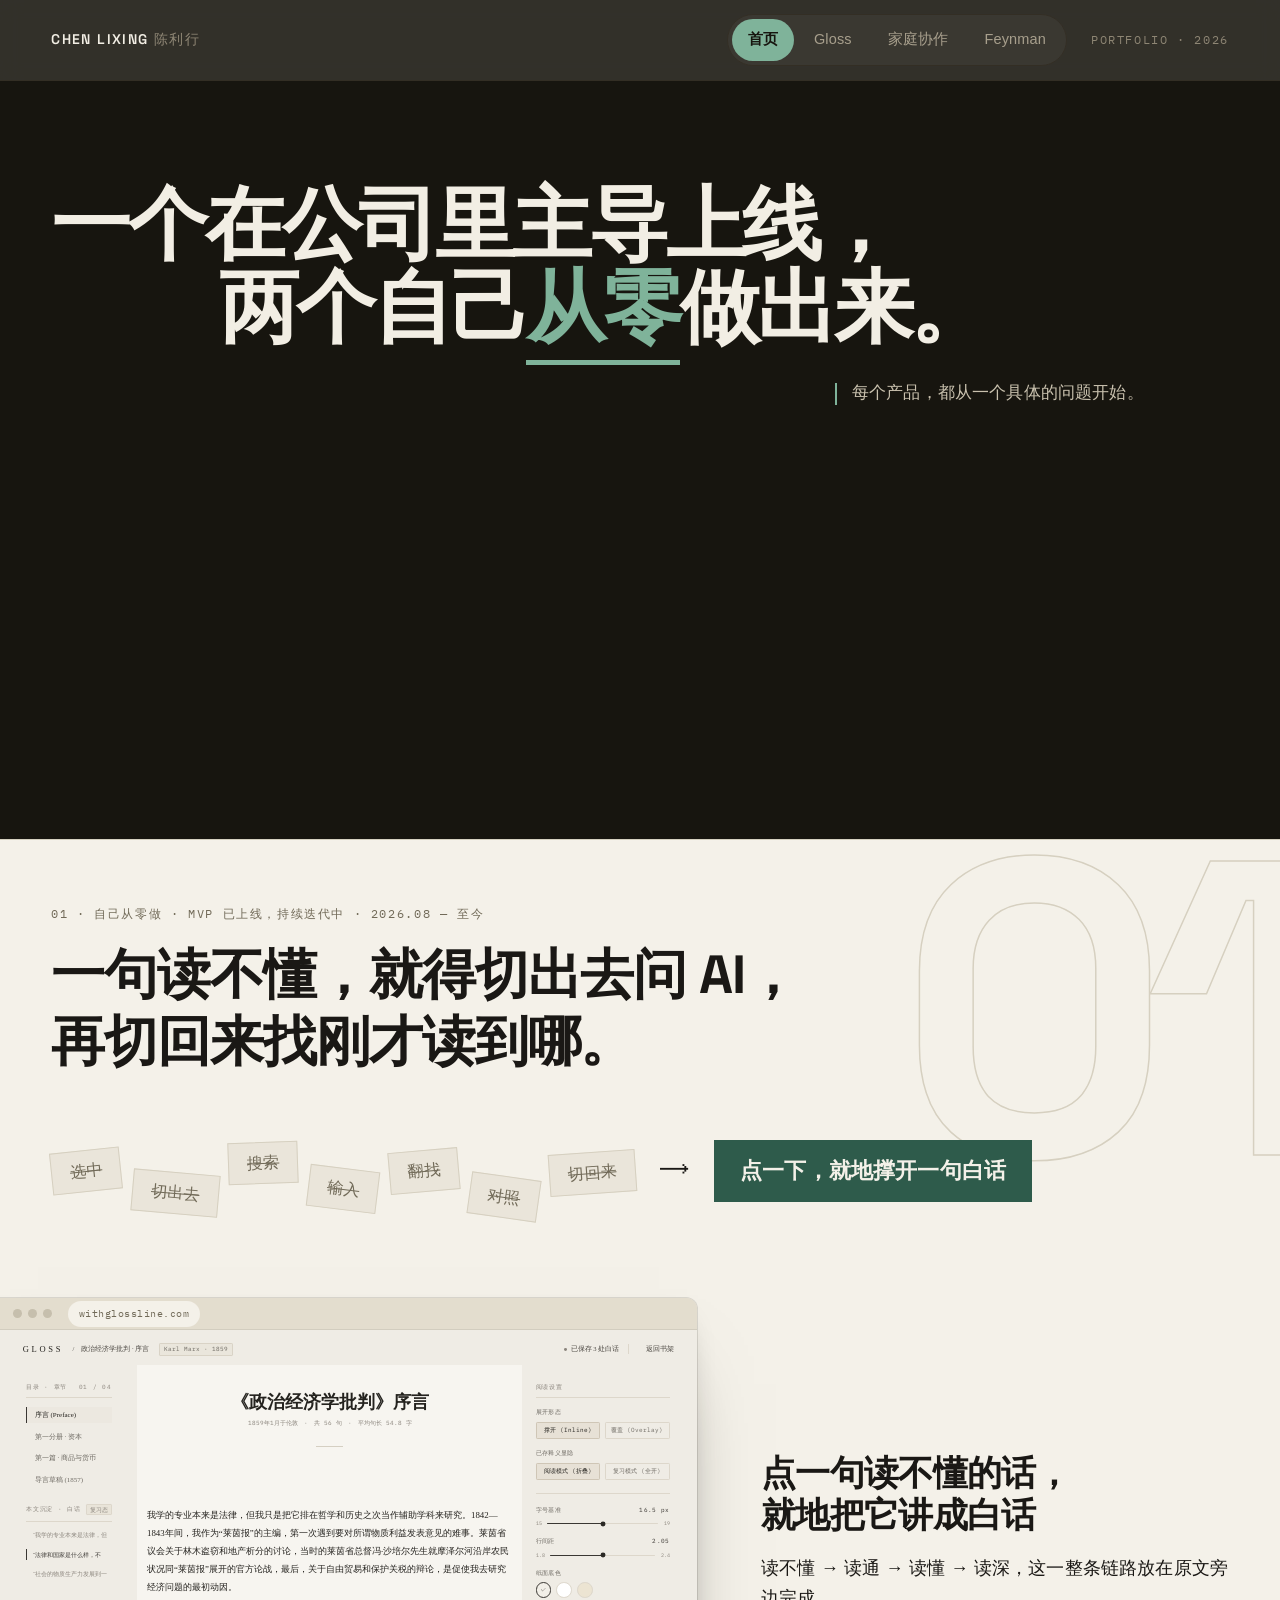
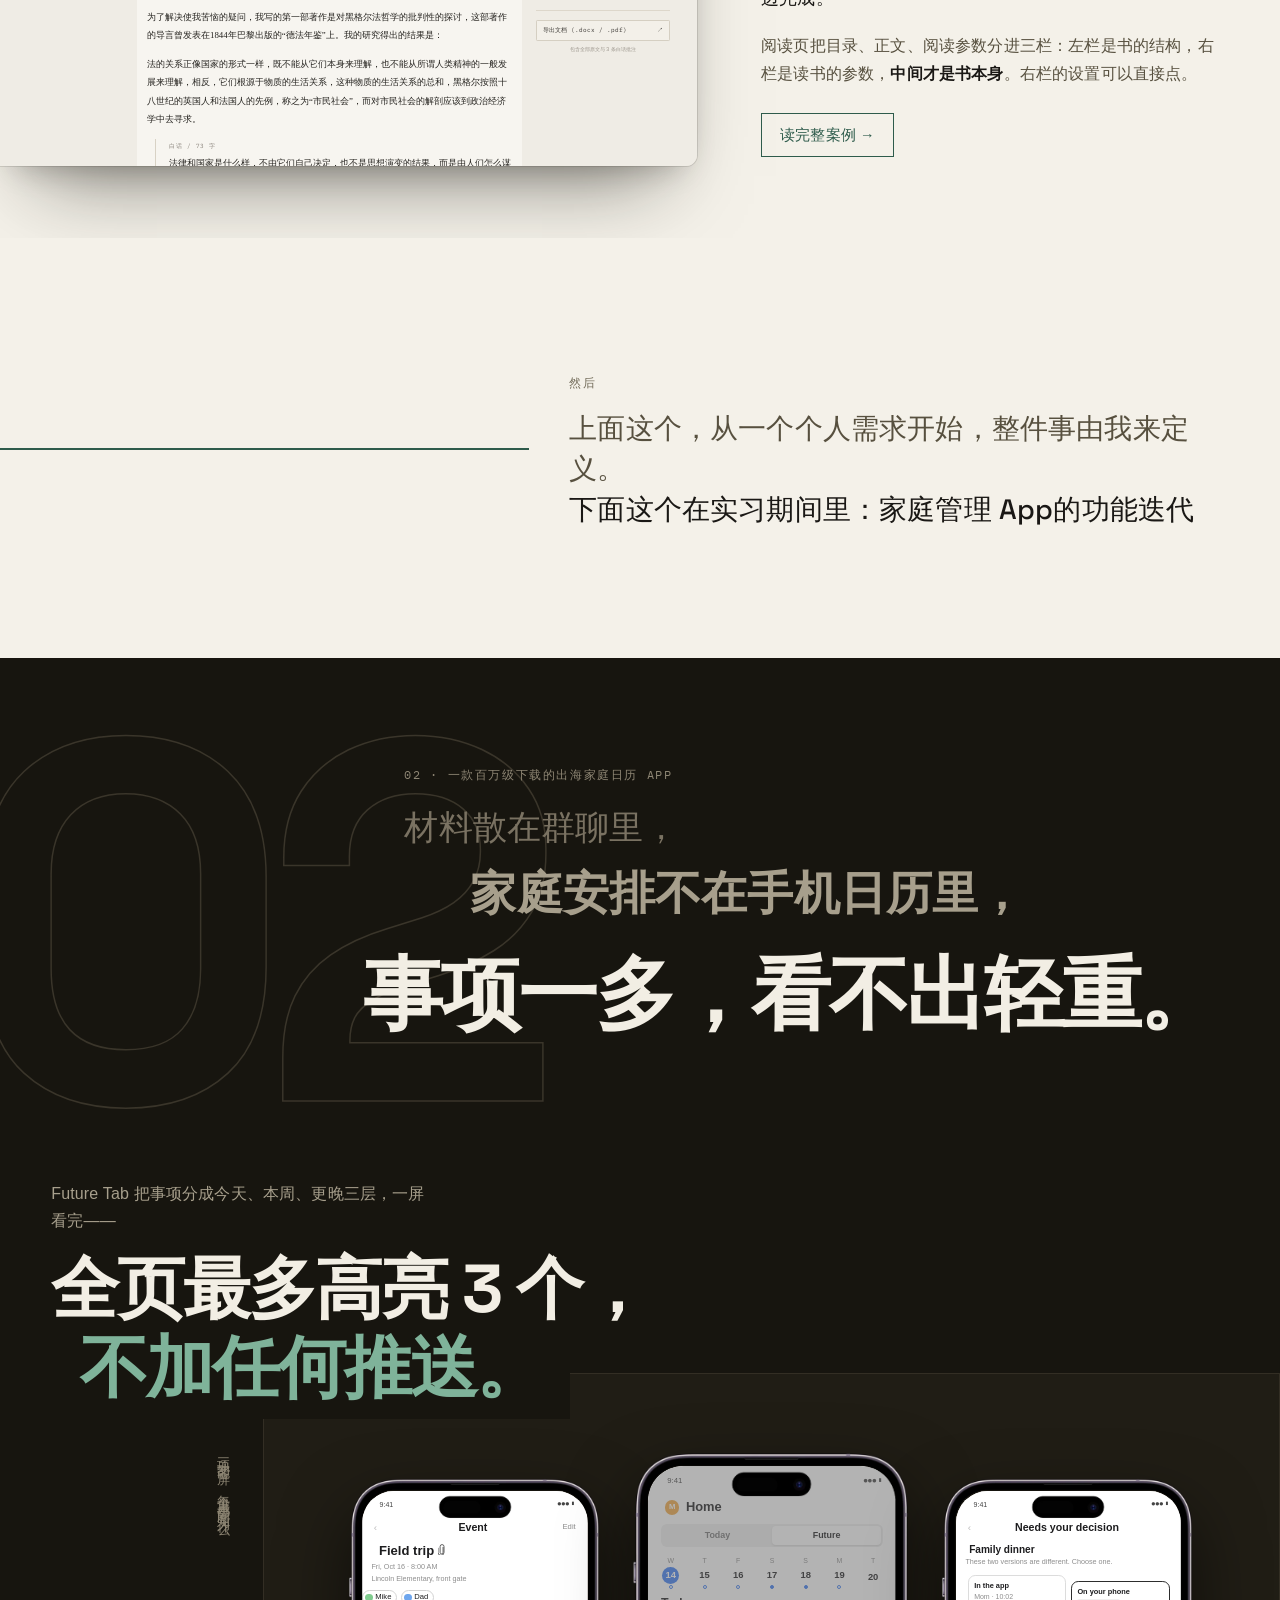
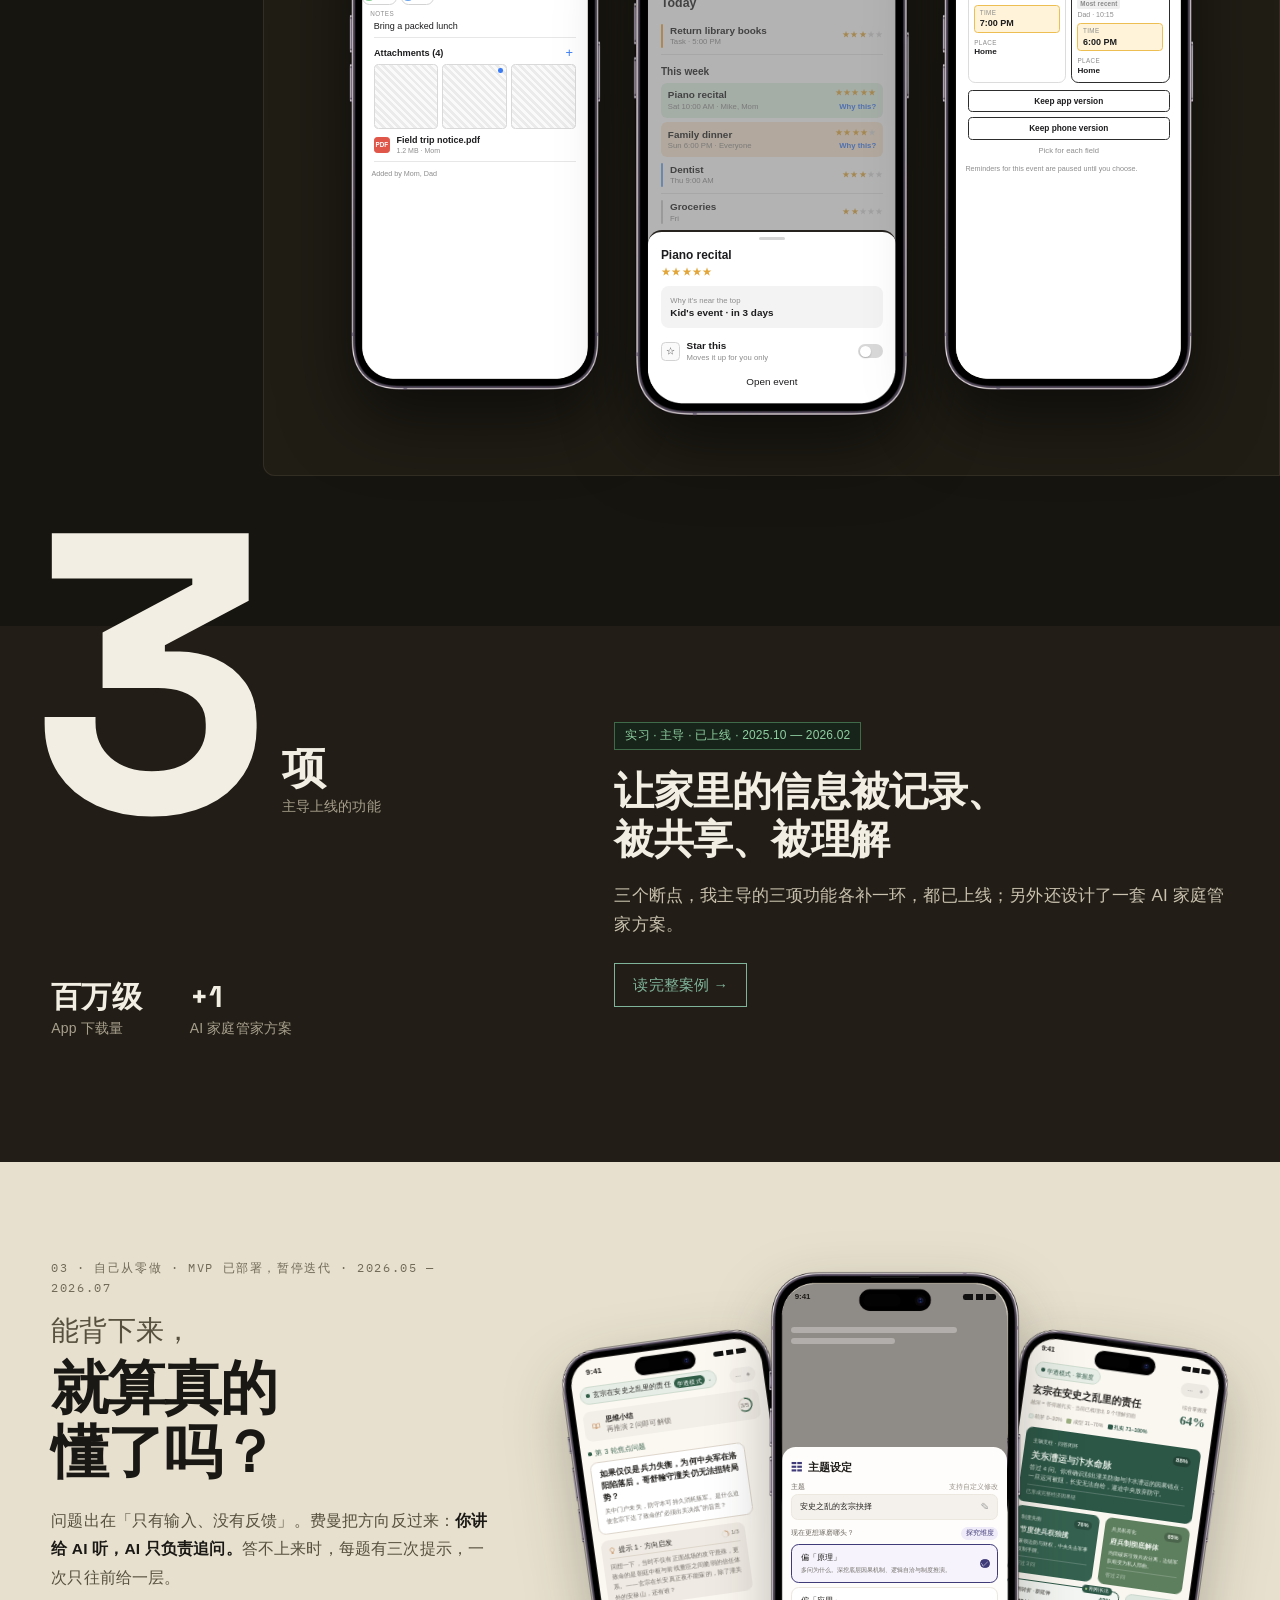
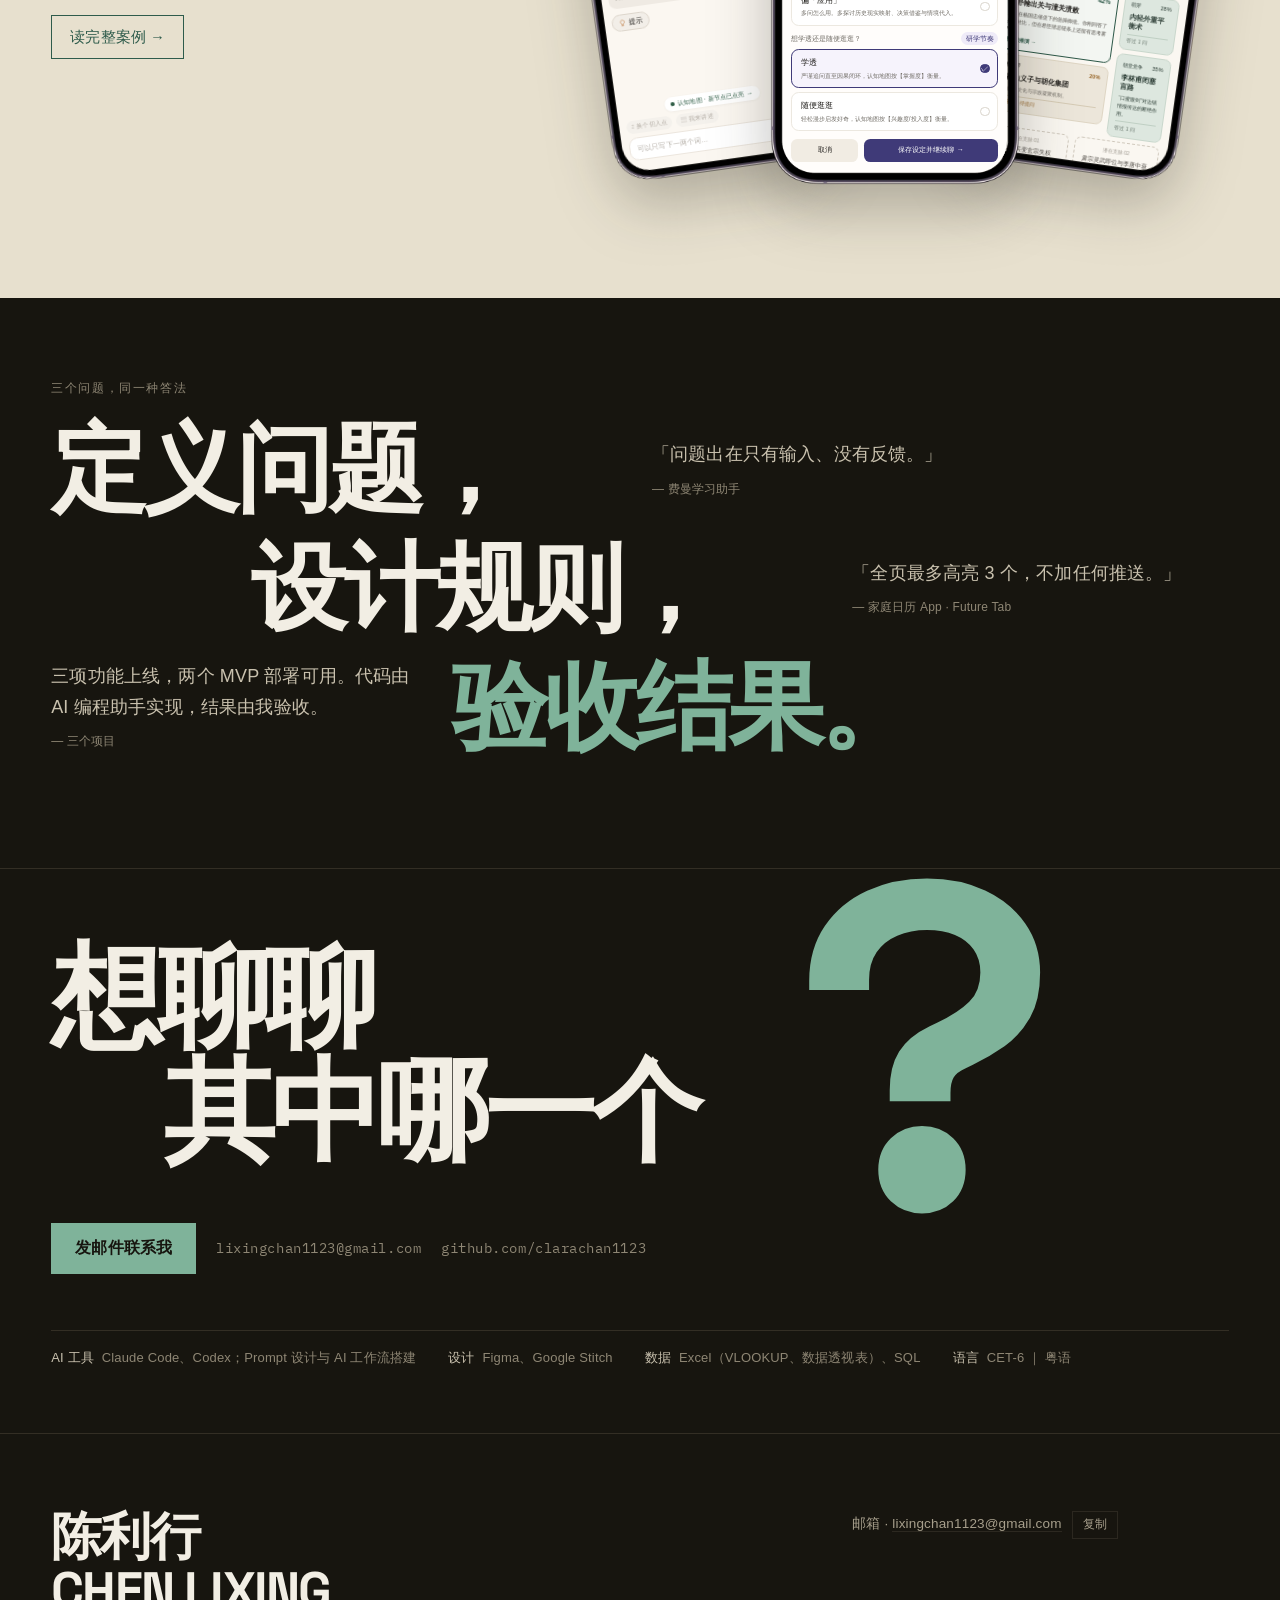
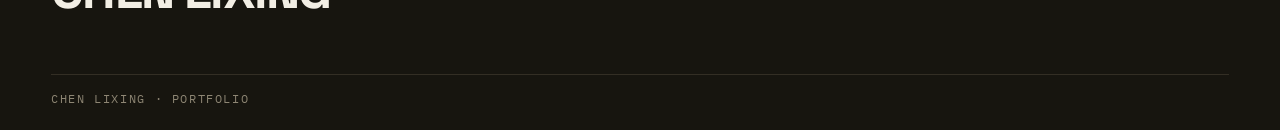
<file: index.html>
<!doctype html>
<html lang="zh-CN">
<head>
<meta charset="utf-8">
<meta name="viewport" content="width=device-width, initial-scale=1">
<title>陈利行 · 求职作品集 — 一个在公司里主导上线，两个自己从零做出来</title>
<meta name="description" content="三个产品：在一款百万级下载的家庭日历 App 里主导上线的三项功能；自己从零做出的阅读工具 Gloss 与费曼学习助手。">
<meta name="theme-color" content="#17150F">
<link rel="icon" href="assets/favicon.svg" type="image/svg+xml">
<link rel="apple-touch-icon" href="assets/apple-touch-icon.png">
<meta property="og:type" content="website">
<meta property="og:site_name" content="陈利行 · 作品集">
<meta property="og:title" content="陈利行 · 求职作品集 — 一个在公司里主导上线，两个自己从零做出来">
<meta property="og:description" content="三个产品：在一款百万级下载的家庭日历 App 里主导上线的三项功能；自己从零做出的阅读工具 Gloss 与费曼学习助手。">
<meta property="og:url" content="https://clara-lixing.kicp.fun/">
<meta property="og:image" content="https://clara-lixing.kicp.fun/assets/og.png">
<meta property="og:image:width" content="1200">
<meta property="og:image:height" content="630">
<meta name="twitter:card" content="summary_large_image">
<link rel="preload" href="assets/fonts/space-grotesk-latin-wght-normal.woff2" as="font" type="font/woff2" crossorigin>
<link rel="preload" href="assets/fonts/ibm-plex-mono-latin-400-normal.woff2" as="font" type="font/woff2" crossorigin>
<link rel="stylesheet" href="assets/merged.css">

<!--
  ══════════════════════════════════════════════════════════════
  ✏️  改文案指南 · 首页 index.html
  ──────────────────────────────────────────────────────────────
  怎么改：用记事本或 VS Code 打开本文件，Ctrl+F 搜下面【】里的
          几个字，找到后只改标签之间的中文。存盘，浏览器按 F5。

  本页结构：封面 → 01 Gloss → 间奏 → 02 家庭协作 → 03 费曼 → 三个答案 → 收尾（联系方式 + 其他能力）→ 页脚
           （版式来自画布 ⑦「张力版」：阶梯错位、出血、重叠。宽屏才错位，手机上按顺序往下排）

  本页可改的位置（搜 → 对应位置）：
    【CHEN LIXING】           页眉左上角字标（后面跟着中文名）
    【Portfolio · 2026】      页眉右上角小字
    【首页】/【Gloss】/【家庭协作】/【Feynman】 顶部导航，四个页面名
    【一个在公司里主导上线】   封面主标题（<br> 是换行符；第二行前面的空位是故意缩进的）
    【每个产品，都从】         封面标题右下那句小字（开屏动画会把它逐字写出来）
    【一句读不懂，为什么】/【家里的事都记下来了】/【能背下来，就算】 封面三个问题，点了跳到对应项目
    【往下看，我是怎么回答的】 封面右侧竖排小字
    ── 01 Gloss ──
    【01 · 自己从零做 · MVP 已上线，持续迭代中】 Gloss 状态行
    【一句读不懂，就得切出去问】 Gloss 大字痛点
    【选中】…【切回来】        七个被划掉的步骤；【点一下，就地撑开】 绿色实心块
    【点一句读不懂的话】       Gloss 标题（点进去是 gloss.html）
    【读不懂 → 读通】          Gloss 一句话成果
    【阅读页把目录、正文】     Gloss 描述
    【上面这个，从一个个人需求开始】 间奏那一句（两行，<br> 换行）
    ── 02 家庭协作 ──
    【02 · 一款百万级下载】    家庭协作状态行（⚠️ 不要写产品名 / 公司名）
    【材料散在群聊里】/【家庭安排不在】/【事项一多】 三行逐行放大的痛点
    【Future Tab 把事项】      大字上面那行小字
    【全页最多高亮 3 个】/【不加任何推送】 两行大字
    【三项功能各一屏】         手机托板左边竖排小字
    【主导上线的功能】/【App 下载量】/【AI 家庭管家方案】 大「3」旁边的数字说明
    【实习 · 主导 · 已上线】   家庭协作绿色标签
    【让家里的信息】           家庭协作标题（点进去是 family.html）
    【三个断点，我主导的】     家庭协作一句话成果
    ── 03 费曼 ──
    【03 · 自己从零做 · MVP 已部署】 费曼状态行
    【能背下来，】/【就算真的】 一小一大两行问题
    【问题出在「只有输入】     费曼描述
    ── 收尾 ──
    【三个问题，同一种答法】   阶梯区小标题
    【定义问题，】/【设计规则，】/【验收结果。】 三级大字；旁边引号里的是三句引文，【— 】后面是出处
    【想聊聊】/【其中哪一个】  收尾大字
    【发邮件联系我】           绿色按钮
    【AI 工具】/【设计】/【数据】/【语言】 最底下一行「其他能力」
    【读完整案例】            每个项目各有一个入口链接
    （三部家庭协作手机、Gloss 阅读窗口、三部费曼手机都是 HTML 界面，里面的英文 / 中文都能直接改）
    【陈利行】/【CHEN LIXING】 页脚姓名（页眉也有一次，别改错地方）
    【邮箱 · 】               页脚中间（四个页面各有一次）。换邮箱要改：四个页脚 + 收尾区按钮和邮箱（搜 mailto: 能一次找全）
    【Chen Lixing · Portfolio】 页脚右下角
  ──────────────────────────────────────────────────────────────
  ⚠️ 有几组文字在本页出现两次（页眉 / 页脚、封面问题 / 项目大字），
     搜出多个结果时按上面括号里的说明判断该改哪一处。
  ⚠️ 图片标签里的 alt="..." 是给搜索引擎和读屏软件看的说明，不影响页面长相，
     可以不改；要改就别把 alt="" 这一段删掉。
  ──────────────────────────────────────────────────────────────
  ⚠️ 四条铁律
     1. 只改中文。不要删除或改动 < > " " 这些符号，也不要动
        class="..." 里面的内容 —— 那是控制样式的。
     2. 要换行，写 <br>（例：第一行<br>第二行）。
     3. 改完一定要存盘，再回浏览器刷新才看得到。
     4. 绝对不要用 Word 或 WPS 打开这个文件，会把引号换成中文引号、加一堆乱码标签。
  ══════════════════════════════════════════════════════════════
-->
<script>
/* 开屏：首次进来、没带锚点、没开「减少动态效果」时，先把封面藏起来交给 assets/intro.js 播。
   万一脚本没加载成功，6 秒后自动放出来，不会一直空白。 */
try {
  if (!matchMedia('(prefers-reduced-motion: reduce)').matches && !sessionStorage.getItem('intro') && !location.hash) {
    document.documentElement.classList.add('intro');
    setTimeout(function () { document.documentElement.classList.remove('intro', 'intro-1', 'intro-2', 'intro-3', 'intro-4'); }, 6000);
  }
} catch (e) {}
</script>
</head>
<body>

<header class="masthead">
  <div class="masthead-in">
    <div class="brand">CHEN LIXING <span>陈利行</span></div>
    <nav>
      <a href="index.html" aria-current="page">首页</a>
      <a href="gloss.html">Gloss</a>
      <a href="family.html">家庭协作</a>
      <a href="feynman.html">Feynman</a>
    </nav>
    <div class="meta stamp">Portfolio · 2026</div>
  </div>
</header>

<main>

<!-- ══════════════════ 封面 · 阶梯错位（深色） ══════════════════
     标题第二行缩进；三个问题一级比一级小、一级比一级靠右，连成往右下走的斜线。 -->
<section class="tz night tz-cover">
  <div class="tz-in cover">
    <h1>一个在公司里主导上线，<br><span class="tz-indent">两个自己<em>从零</em>做出来。</span></h1>
    <p class="cover-lede">每个产品，都从一个具体的问题开始。</p>
    <ol class="tz-qs" aria-label="三个项目">
      <li><a href="#p1"><span class="mono">01 · 自己从零做 · MVP 已上线</span><b>一句读不懂，为什么非得切出去问？</b></a></li>
      <li><a href="#p2"><span class="mono">02 · 实习 · 主导 · 已上线</span><b>家里的事都记下来了，为什么还是没人看见？</b></a></li>
      <li><a href="#p3"><span class="mono">03 · 自己从零做 · MVP 已部署</span><b>能背下来，就算真的懂了吗？</b></a></li>
    </ol>
    <p class="tz-down" aria-hidden="true">往下看，我是怎么回答的 →</p>
  </div>
</section>

<!-- ══════════════════ 项目 01 · Gloss（浅色） ══════════════════ -->
<section class="tz tz-paper tz-gl1" id="p1">
  <div class="tz-in">
    <span class="tz-ghost" aria-hidden="true">01</span>
    <p class="mono tz-kick tz-r">01 · 自己从零做 · MVP 已上线，持续迭代中 · 2026.08 — 至今</p>
    <p class="tz-pain tz-r">一句读不懂，就得切出去问 AI，再切回来找刚才读到哪。</p>
    <div class="tz-mess" role="img" aria-label="七个步骤：选中、切出去、搜索、输入、翻找、对照、切回来，压成点一下">
      <s>选中</s><s>切出去</s><s>搜索</s><s>输入</s><s>翻找</s><s>对照</s><s>切回来</s>
      <span class="to" aria-hidden="true">⟶</span><b>点一下，就地撑开一句白话</b>
    </div>
  </div>
</section>

<section class="tz tz-paper tz-gl2">
  <div class="tz-in tz-split">
    <figure class="tz-bleed-l tz-r">
      <!-- 窗口是 HTML 重搭的界面（不是截图）：右栏的设置能调。 -->
        <div class="win gw lite" data-init="fs=16.5; lh=2.05; pp=a; sh=in; md=rd">
          <div class="bar"><i></i><i></i><i></i><span class="url">withglossline.com</span></div>
          <div class="gw-scr" aria-label="Gloss 阅读页：左栏目录与文档进度、中栏正文、右栏阅读参数；右栏的设置可以直接调">
            <div class="gwr">
              <div class="gwr-top"><span class="gw-logo">GLOSS</span><span class="gw-crumb">/　政治经济学批判 · 序言</span><span class="gw-tag">Karl Marx · 1859</span><span class="gw-saved"><i></i>已保存 3 处白话</span><span class="gw-back">返回书架</span></div>
              <aside class="gwr-l">
                <p class="gw-cap"><span>目录 · 章节</span><span>01 / 04</span></p>
                <p class="gw-toc on">序言 (Preface)</p><p class="gw-toc">第一分册 · 资本</p><p class="gw-toc">第一篇 · 商品与货币</p><p class="gw-toc">导言草稿 (1857)</p>
                <p class="gw-cap" style="margin-top:2.6em"><span>本文沉淀 · 白话</span><em>复习态</em></p>
                <p class="gw-q">“我学的专业本来是法律，但</p><p class="gw-q on">“法律和国家是什么样，不</p><p class="gw-q">“社会的物质生产力发展到一</p>
              </aside>
              <main class="gwr-c">
                <p class="gw-title">《政治经济学批判》序言</p>
                <p class="gw-meta">1859年1月于伦敦　·　共 56 句　·　平均句长 54.8 字</p>
                <div class="gw-text">
                  <p>我学的专业本来是法律，但我只是把它排在哲学和历史之次当作辅助学科来研究。1842—1843年间，我作为“莱茵报”的主编，第一次遇到要对所谓物质利益发表意见的难事。莱茵省议会关于林木盗窃和地产析分的讨论，当时的莱茵省总督冯·沙培尔先生就摩泽尔河沿岸农民状况同“莱茵报”展开的官方论战，最后，关于自由贸易和保护关税的辩论，是促使我去研究经济问题的最初动因。</p>
                  <p>为了解决使我苦恼的疑问，我写的第一部著作是对黑格尔法哲学的批判性的探讨，这部著作的导言曾发表在1844年巴黎出版的“德法年鉴”上。我的研究得出的结果是：</p>
                  <p><span class="gw-hit">法的关系正像国家的形式一样，既不能从它们本身来理解，也不能从所谓人类精神的一般发展来理解，相反，它们根源于物质的生活关系，这种物质的生活关系的总和，黑格尔按照十八世纪的英国人和法国人的先例，称之为“市民社会”，而对市民社会的解剖应该到政治经济学中去寻求。</span></p>
                  <div class="gw-gloss"><p class="gw-gl">白话 / 73 字</p><p>法律和国家是什么样，不由它们自己决定，也不是思想演变的结果，而是由人们怎么谋</p></div>
                </div>
              </main>
              <aside class="gwr-r">
                <p class="gw-cap"><span>阅读设置</span></p>
                <p class="gw-lab">展开形态</p>
                <p class="gw-seg"><span class="on" data-set="sh=in" data-on="sh=in">撑开 (Inline)</span><span data-set="sh=ov" data-on="sh=ov">覆盖 (Overlay)</span></p>
                <p class="gw-lab">已存释义显隐</p>
                <p class="gw-seg"><span class="on" data-set="md=rd" data-on="md=rd">阅读模式 (折叠)</span><span data-set="md=rv" data-on="md=rv">复习模式 (全开)</span></p>
                <div class="gw-sl"><p class="gw-lab"><span>字号基准</span><b class="st-off" data-when="fs=15">15 px</b><b class="st-off" data-when="fs=16">16 px</b><b data-when="fs=16.5">16.5 px</b><b class="st-off" data-when="fs=17.5">17.5 px</b><b class="st-off" data-when="fs=19">19 px</b></p><p class="gw-track"><small>15</small><span class="trk"><i data-set="fs=15" data-on="fs=15" style="left:0%"></i><i data-set="fs=16" data-on="fs=16" style="left:25%"></i><i data-set="fs=16.5" data-on="fs=16.5" style="left:50%" class="on"></i><i data-set="fs=17.5" data-on="fs=17.5" style="left:75%"></i><i data-set="fs=19" data-on="fs=19" style="left:100%"></i></span><small>19</small></p></div>
                <div class="gw-sl"><p class="gw-lab"><span>行间距</span><b class="st-off" data-when="lh=1.8">1.8</b><b class="st-off" data-when="lh=1.95">1.95</b><b data-when="lh=2.05">2.05</b><b class="st-off" data-when="lh=2.2">2.2</b><b class="st-off" data-when="lh=2.4">2.4</b></p><p class="gw-track"><small>1.8</small><span class="trk"><i data-set="lh=1.8" data-on="lh=1.8" style="left:0%"></i><i data-set="lh=1.95" data-on="lh=1.95" style="left:25%"></i><i data-set="lh=2.05" data-on="lh=2.05" style="left:50%" class="on"></i><i data-set="lh=2.2" data-on="lh=2.2" style="left:75%"></i><i data-set="lh=2.4" data-on="lh=2.4" style="left:100%"></i></span><small>2.4</small></p></div>
                <p class="gw-lab" style="margin-top:1.6em">纸面底色</p>
                <p class="gw-pp"><i class="a on" data-set="pp=a" data-on="pp=a"></i><i class="b" data-set="pp=b" data-on="pp=b"></i><i class="c" data-set="pp=c" data-on="pp=c"></i></p>
                <p class="gw-exp">导出文档 (.docx / .pdf)<span>↗</span></p>
                <p class="gw-expn">包含全部原文与 3 条白话批注</p>
              </aside>
            </div>
          </div>
        </div>
    </figure>
    <div class="tz-copy tz-r">
      <h3><a href="gloss.html">点一句读不懂的话，<br>就地把它讲成白话</a></h3>
      <p class="tz-lede">读不懂 → 读通 → 读懂 → 读深，这一整条链路放在原文旁边完成。</p>
      <p class="tz-desc">阅读页把目录、正文、阅读参数分进三栏：左栏是书的结构，右栏是读书的参数，<strong>中间才是书本身</strong>。右栏的设置可以直接点。</p>
      <a class="tz-go" href="gloss.html">读完整案例 →</a>
    </div>
  </div>
</section>

<!-- ══════════════════ 间奏 · 极端留白 ══════════════════ -->
<section class="tz tz-paper tz-pause">
  <div class="tz-in">
    <div class="tz-pause-in tz-r">
      <span class="mono">然后</span>
      <p><span>上面这个，从一个个人需求开始，整件事由我来定义。</span><br>下面这个在实习期间里：家庭管理 App的功能迭代</p>
    </div>
  </div>
</section>

<!-- ══════════════════ 项目 02 · 家庭协作（深色） ══════════════════ -->
<section class="tz night tz-fa1" id="p2">
  <div class="tz-in">
    <span class="tz-ghost" aria-hidden="true">02</span>
    <div class="tz-pains">
      <p class="mono">02 · 一款百万级下载的出海家庭日历 App</p>
      <p>材料散在群聊里，</p>
      <p>家庭安排不在手机日历里，</p>
      <p>事项一多，看不出轻重。</p>
    </div>
  </div>
</section>

<section class="tz night tz-fa2">
  <div class="tz-in">
    <p class="tz-pre tz-r">Future Tab 把事项分成今天、本周、更晚三层，一屏看完——</p>
    <p class="tz-big tz-r">全页最多高亮 3 个，</p>
    <div class="tz-bleed-r tz-r">
      <p class="tz-big tz-press">不加任何推送。</p>
      <p class="tz-vnote">三项功能各一屏 · 每个重点都能问一句为什么</p>
      <div class="tz-phones">
        <!-- 三部手机对应三项已上线的功能，界面取自家庭协作页的原型（HTML，不是截图）。
             中间那部滚到眼前会循环演示「Why this?」，点一下就停，之后可以自己点；右边那部也能点。 -->
        <div class="phone d14 lite" aria-label="低保真原型：事件详情里的附件区，照片在上、文档在下">
          <div class="scr"><div class="lp"><div class="lp-scr bare">
              <div class="sb"><span>9:41</span></div>
              <div class="nav"><span>‹</span><span>Event</span><span>Edit</span></div>
              <p class="h1">Field trip <svg class="clip" viewBox="0 0 12 20" aria-hidden="true"><path d="M8.5 5v9.2a2.5 2.5 0 0 1-5 0V4.3a3.3 3.3 0 0 1 6.6 0v9.9a5.1 5.1 0 0 1-10.2 0V6.5" fill="none" stroke="currentColor" stroke-width="1.6"/></svg></p>
              <p class="meta">Fri, Oct 16 · 8:00 AM<br>Lincoln Elementary, front gate</p>
              <div class="chips"><span class="chip"><i class="mike"></i>Mike</span><span class="chip"><i class="dad"></i>Dad</span></div>
              <p class="lbl">Notes</p>
              <p class="val">Bring a packed lunch</p>
              <p class="sec">
                <span>Attachments (<span>4</span>)</span>
                <span class="plus blue">+</span>
              </p>
              <div class="grid3">
                <span class="ph"></span>
                <span class="ph"><i class="newdot"></i></span>
                <span class="ph"></span>
                
                
                
              </div>
              <div class="row"><span class="ico pdf">PDF</span><span><span class="t">Field trip notice.pdf</span><span class="s">1.2 MB · Mom</span></span></div>
              <p class="meta" style="margin-top:.8em">Added by Mom, Dad</p>
            </div></div></div>
        </div>
        <div class="phone d14 lite" data-init="day=14" data-demo='.why | ~1800 | [data-flip="star=on"] | ~1700 | .dim | ~1500' data-demo-loop aria-label="低保真原型：Future Tab 主视图，点「Why this?」看一句理由并标星">
          <div class="scr"><div class="lp"><div class="lp-scr bare">
              <div class="sb"><span>9:41</span></div>
              <p class="home-h"><span class="av mom">M</span>Home</p>
              <div class="seg"><span data-set="seg=today" data-on="seg=today">Today</span><span class="on" data-set="seg=" data-on="seg=">Future</span></div>
              <div data-when="seg=">
                <div class="days">
                  <span class="day on" data-set="day=14" data-on="day=14"><small>W</small><b>14</b><i class="d"></i></span>
                  <span class="day" data-set="day=15" data-on="day=15"><small>T</small><b>15</b><i class="d"></i></span>
                  <span class="day" data-set="day=16" data-on="day=16"><small>F</small><b>16</b><i class="d"></i></span>
                  <span class="day" data-set="day=17" data-on="day=17"><small>S</small><b>17</b><i class="d f"></i></span>
                  <span class="day" data-set="day=18" data-on="day=18"><small>S</small><b>18</b><i class="d f"></i></span>
                  <span class="day" data-set="day=19" data-on="day=19"><small>M</small><b>19</b><i class="d"></i></span>
                  <span class="day" data-set="day=20" data-on="day=20"><small>T</small><b>20</b></span>
                  
                </div>
                <p class="sec" style="font-size:1.25em;margin-top:.5em">Today</p>
                <div class="row"><span class="vbar mom"></span><span><span class="t">Return library books</span><span class="s">Task · 5:00 PM</span></span><span class="end stars">★★★<i>★★</i></span></div>
                <p class="sec">This week</p>
                <div class="hl green"><span><span class="t">Piano recital</span><span class="s">Sat 10:00 AM · Mike, Mom</span></span><span class="r"><span class="stars">★★★★★</span><b class="blue why" data-set="why=1">Why this?</b></span></div>
                <div class="hl orange"><span><span class="t">Family dinner</span><span class="s">Sun 6:00 PM · Everyone</span></span><span class="r"><span class="stars">★★★★<i>★</i></span><b class="blue why" data-set="why=1">Why this?</b></span></div>
                <div class="row"><span class="vbar dad"></span><span><span class="t">Dentist</span><span class="s">Thu 9:00 AM</span></span><span class="end stars">★★★<i>★★</i></span></div>
                <div class="row"><span class="vbar"></span><span><span class="t">Groceries</span><span class="s">Fri</span></span><span class="end stars">★★<i>★★★</i></span></div>
                <p class="blue" style="margin-top:.55em;font-size:.85em;font-weight:600">+6 more this week</p>
                <p class="lbl" style="font-size:.85em;text-transform:none;letter-spacing:0">Later</p>
                <div class="row"><span class="vbar mom"></span><span class="t" style="font-weight:500;font-size:.88em">Parent-teacher conference · Nov 5</span><span class="end stars">★★★<i>★★</i></span></div>
                <p class="blue more">See all in Calendar ›</p>
              </div>
              <div class="st-off" data-when="seg=today"><p class="gray" style="margin-top:3em;text-align:center;font-size:.85em">Today 视图保持原样</p></div>
              <div class="tabbar"><span class="on">Home</span><span>Calendar</span></div>
            <div class="dim bleed st-off" data-when="why=1" data-set="why=; star="></div>
              <div class="sheet bleed st-off" data-when="why=1">
                <p class="h2" style="font-size:1.2em">Piano recital</p>
                <p class="stars" style="font-size:1em;margin:.2em 0 .8em">★★★★★</p>
                <div class="card fill"><p class="s">Why it's near the top</p><p class="t">Kid's event · in 3 days</p></div>
                <div class="row" style="border:0;margin-top:.5em"><span class="ico" data-on="star=on"><span data-when="star=">☆</span><span class="st-off" data-when="star=on">★</span></span><span><span class="t">Star this</span><span class="s">Moves it up for you only</span></span><span class="tgl end" data-on="star=on" data-flip="star=on"></span></div>
                <p class="s ok st-off" data-when="star=on" style="margin:-.2em 0 .4em">Starred · only your list changes</p>
                <p class="t" style="text-align:center;margin-top:.6em;font-weight:500" data-set="why=; star=">Open event</p>
              </div>
            </div></div></div>
        </div>
        <div class="phone d14 lite" aria-label="低保真原型：同步冲突卡，两版并排、不预选，由人来选">
          <div class="scr"><div class="lp"><div class="lp-scr bare">
              <div class="sb"><span>9:41</span></div>
              <div class="nav"><span>‹</span><span>Needs your decision</span><span></span></div>
              <p class="h2">Family dinner</p>
              <p class="meta">These two versions are different. Choose one.</p>
              <div class="grid2 vs" style="margin-top:.7em">
                <div class="card soft" data-on="res=app"><p class="t" style="font-size:.82em">In the app</p><p class="s">Mom · 10:02</p><div class="diff"><span class="lbl">Time</span><b>7:00 PM</b></div><p class="lbl">Place</p><p class="t" style="font-size:.9em">Home</p></div>
                <div class="card" data-on="res=phone"><p class="t" style="font-size:.82em">On your phone</p><span class="ai gry">Most recent</span><p class="s">Dad · 10:15</p><div class="diff"><span class="lbl">Time</span><b>6:00 PM</b></div><p class="lbl">Place</p><p class="t" style="font-size:.9em">Home</p></div>
              </div>
              <div class="stack" style="margin-top:.8em" data-when="res=">
                <span class="btn" data-set="res=app">Keep app version</span>
                <span class="btn" data-set="res=phone">Keep phone version</span>
                <p class="gray" style="text-align:center;font-size:.85em;padding:.3em 0">Pick for each field</p>
              </div>
              <div class="card fill st-off" style="margin-top:.8em" data-when="res!=">
                <p class="t ok">✓ <span data-when="res=app">Kept 7:00 PM from the app</span><span data-when="res=phone">Kept 6:00 PM from Dad's phone</span></p>
                <p class="s">Both sides now match. Reminders are back on.</p>
                <span class="btn" style="margin-top:.6em" data-set="res=">Done</span>
              </div>
              <p class="meta" style="margin-top:.6em" data-when="res=">Reminders for this event are paused until you choose.</p>
            </div></div></div>
        </div>
      </div>
    </div>
  </div>
</section>

<section class="tz tz-fa3">
  <div class="tz-in tz-split-r">
    <div class="tz-num">
      <span class="tz-three" aria-hidden="true">3</span>
      <p class="tz-unit"><b>项</b><span>主导上线的功能</span></p>
      <div class="tz-minor">
        <p><b>百万级</b><span>App 下载量</span></p>
        <p><b>+1</b><span>AI 家庭管家方案</span></p>
      </div>
    </div>
    <div class="tz-copy tz-r">
      <span class="tz-tag">实习 · 主导 · 已上线 · 2025.10 — 2026.02</span>
      <h3><a href="family.html">让家里的信息被记录、<br>被共享、被理解</a></h3>
      <p class="tz-lede">三个断点，我主导的三项功能各补一环，都已上线；另外还设计了一套 AI 家庭管家方案。</p>
      <a class="tz-go" href="family.html">读完整案例 →</a>
    </div>
  </div>
</section>

<!-- ══════════════════ 项目 03 · 费曼（沙色） ══════════════════ -->
<section class="tz tz-sand tz-fe" id="p3">
  <div class="tz-in tz-split">
    <div class="tz-copy tz-r">
      <span class="mono">03 · 自己从零做 · MVP 已部署，暂停迭代 · 2026.05 — 2026.07</span>
      <p class="tz-q-s">能背下来，</p>
      <p class="tz-q-l">就算真的<br>懂了吗？</p>
      <p class="tz-desc">问题出在「只有输入、没有反馈」。费曼把方向反过来：<strong>你讲给 AI 听，AI 只负责追问。</strong>答不上来时，每题有三次提示，一次只往前给一层。</p>
      <a class="tz-go" href="feynman.html">读完整案例 →</a>
    </div>
    <div class="tz-fan tz-r">
      <!-- 三部手机都是 HTML 重搭的界面（不是截图）；中间的主题设定可以点。 -->
        <div class="phone d14 fq fq-one" aria-label="费曼问答页：第 3 轮焦点问题，答不上来时展开「提示 1 · 方向启发」">
        <div class="scr">
          <div class="fq-screen">
            <div class="fq-status"><b>9:41</b><i class="fq-island"></i><span class="fq-sys"></span></div>
            <div class="fq-top">
              <span class="fq-topic"><i class="dot"></i>玄宗在安史之乱里的责任<em>学透模式</em><span class="chev">⌄</span></span>
              <span class="fq-menu"><i>···</i><i>◉</i></span>
            </div>
            <div class="fq-summary">
              <svg viewBox="0 0 20 16" aria-hidden="true"><path d="M1.5 2.5h5.5a3 3 0 0 1 3 3v9a2.5 2.5 0 0 0-2.5-2.5H1.5zM18.5 2.5H13a3 3 0 0 0-3 3v9a2.5 2.5 0 0 1 2.5-2.5h6z" fill="none" stroke="currentColor" stroke-width="1.3"/></svg>
              <p><b>思维小结</b><span>再推演 2 问即可解锁</span></p>
              <span class="fq-summary-ring"><svg viewBox="0 0 20 20" aria-hidden="true"><circle cx="10" cy="10" r="8.5"/><circle class="arc" cx="10" cy="10" r="8.5" pathLength="5" style="stroke-dasharray:3 5"/></svg>3/5</span>
            </div>
            <div class="fq-feed">
              <div class="fq-feed-in">
                <p class="fq-round"><i class="dot"></i>第 3 轮焦点问题</p>
                <div class="fq-q">
                  <p class="fq-q-title">如果仅仅是兵力失衡，为何中央军在洛阳陷落后，哥舒翰守潼关仍无法扭转局势？</p>
                  <p class="fq-q-sub">关中门户未失，防守本可持久消耗叛军。是什么迫使玄宗下达了致命的“必须出关决战”的旨意？</p>
                </div>
                <div class="fq-hint" data-hint="1"><div><div class="fq-card">
                  <p class="fq-hint-head"><svg viewBox="0 0 16 16" aria-hidden="true"><path d="M8 1.8a4.3 4.3 0 0 0-2.6 7.7c.5.4.8.9.8 1.5v.6h3.6V11c0-.6.3-1.1.8-1.5A4.3 4.3 0 0 0 8 1.8z" fill="none" stroke="currentColor" stroke-width="1.3"/><path d="M6.4 13.3h3.2M6.9 14.8h2.2" stroke="currentColor" stroke-width="1.3" stroke-linecap="round"/></svg><span>提示 1 · 方向启发</span><span class="fq-quota"><svg viewBox="0 0 20 20" aria-hidden="true"><circle cx="10" cy="10" r="8"/><circle class="arc" cx="10" cy="10" r="8" pathLength="3" style="stroke-dasharray:1 3"/></svg>1/3</span></p>
                  <p class="fq-hint-body">回想一下，当时不仅有正面战场的攻守悬殊，更致命的是朝廷中枢与前线重臣之间脆弱的信任体系。——玄宗在长安真正夜不能寐的，除了潼关外的安禄山，还有谁？</p>
                </div></div></div>
                <p class="fq-ask-row"><span class="fq-ask" role="button"><svg viewBox="0 0 16 16" aria-hidden="true"><path d="M8 1.8a4.3 4.3 0 0 0-2.6 7.7c.5.4.8.9.8 1.5v.6h3.6V11c0-.6.3-1.1.8-1.5A4.3 4.3 0 0 0 8 1.8z" fill="none" stroke="currentColor" stroke-width="1.3"/><path d="M6.4 13.3h3.2M6.9 14.8h2.2" stroke="currentColor" stroke-width="1.3" stroke-linecap="round"/></svg><span class="when-left">提示</span><span class="when-spent">提示已用完</span></span></p>
              </div>
            </div>
            <div class="fq-bottom">
              <p class="fq-map"><i class="dot"></i>认知地图 · 新节点已点亮 →</p>
              <p class="fq-tools"><span>⇄ 换个切入点</span><span>▤ 我来讲述</span></p>
              <p class="fq-input"><span>可以只写下一两个词…</span><b>↑</b></p>
            </div>
          </div>
        </div>
      </div>
        <div class="phone d14 fz lite" data-init="dim=yl; pace=xt" aria-label="费曼主题设定：把「探究维度」与「研学节奏」重新定义一遍">
          <div class="scr">
            <div class="fc">
              <div class="fm-sb"><b>9:41</b><i class="fm-island"></i><span class="fm-sys"></span></div>
              <div class="fc-bg"><span class="bar"></span><span class="bar s"></span></div>
              <div class="fc-sheet">
                <p class="fc-h"><span>☷</span>主题设定</p>
                <p class="fc-l"><span>主题</span><small>支持自定义修改</small></p>
                <p class="fc-in">安史之乱的玄宗抉择<span>✎</span></p>
                <p class="fc-l"><span>现在更想琢磨哪头？</span><em>探究维度</em></p>
                <div class="fc-opt on" data-set="dim=yl; saved=" data-on="dim=yl"><p class="t">偏「原理」</p><p class="s">多问为什么。深挖底层因果机制、逻辑自洽与制度推演。</p></div>
                <div class="fc-opt" data-set="dim=yy; saved=" data-on="dim=yy"><p class="t">偏「应用」</p><p class="s">多问怎么用。多探讨历史现实映射、决策借鉴与情境代入。</p></div>
                <p class="fc-l"><span>想学透还是随便逛逛？</span><em>研学节奏</em></p>
                <div class="fc-opt on" data-set="pace=xt; saved=" data-on="pace=xt"><p class="t">学透</p><p class="s">严谨追问直至因果闭环，认知地图按【掌握度】衡量。</p></div>
                <div class="fc-opt" data-set="pace=gg; saved=" data-on="pace=gg"><p class="t">随便逛逛</p><p class="s">轻松漫步启发好奇，认知地图按【兴趣度/投入度】衡量。</p></div>
                <div class="fc-btns"><span data-set="dim=yl; pace=xt; saved=">取消</span><span class="pri" data-set="saved=1">保存设定并继续聊 →</span></div>
                <p class="fc-toast st-off" data-when="saved=1">已保存 · 接下来的追问按新设定来</p>
              </div>
            </div>
          </div>
        </div>
        <div class="phone d14 fz" aria-label="费曼知识地图：综合掌握度 64%，各知识板块按掌握度显示深浅">
          <div class="scr fm-scr">
            <div class="fmap">
  <div class="fm-sb"><b>9:41</b><i class="fm-island"></i><span class="fm-sys"></span></div>
  <div class="fm-top"><span class="fm-pill"><i></i>学透模式 · 掌握度</span><span class="fm-caps"><i>···</i><i>◉</i></span></div>
  <div class="fm-head"><div><p class="fm-title">玄宗在安史之乱里的责任</p><p class="fm-sub">越深 = 答得越扎实 · 当前已梳理出 9 个理解切面</p></div><p class="fm-score"><small>综合掌握度</small><b>64%</b></p></div>
  <p class="fm-legend"><span><i class="l1"></i>萌芽 0–30%</span><span><i class="l2"></i>成型 31–70%</span><span class="b"><i class="l3"></i>扎实 71–100%</span></p>
  <div class="fm-body">
    <div class="fm-b k3 full"><p class="fm-lab"><span>主轴支柱 · 问答闭环</span><b>88%</b></p><p class="fm-tt">关东漕运与汴水命脉</p><p class="fm-bd">答过 4 问。你准确识别出潼关防御与汴水漕运的因果锚点：一旦运河被阻，长安无法自给，逼迫中央放弃防守。</p><p class="fm-ft">已形成完整经济因果链</p></div>
    <div class="fm-r2"><div class="fm-b k3b"><p class="fm-lab"><span>制度失衡</span><b>76%</b></p><p class="fm-tt">节度使兵权独揽</p><p class="fm-bd">兼领边防与财权，中央失去军事反制手牌。</p><p class="fm-ft">答过 3 问</p></div><div class="fm-b k2"><p class="fm-lab"><span>兵员私有化</span><b>65%</b></p><p class="fm-tt">府兵制彻底解体</p><p class="fm-bd">均田破坏引致兵农分离，边镇军队蜕变为私人部曲。</p><p class="fm-ft">答过 2 问</p></div></div>
    <div class="fm-r3"><div class="fm-col"><div class="fm-b new"><span class="fm-new"><i></i>刚刚长出</span><p class="fm-lab"><span>战局转折 · 新延伸</span><b>42%</b></p><p class="fm-tt">哥舒翰出关与潼关溃败</p><p class="fm-bd">玄宗在杨国忠催促下的急躁御批。你刚回答了兵力对比，但在君臣猜忌链条上还留有思考雾气。</p><p class="fm-ft">待继续推演 →</p></div><div class="fm-b k0"><p class="fm-lab"><span>族群纽带</span><b>20%</b></p><p class="fm-tt">安禄山义子与胡化集团</p><p class="fm-bd">尚未触及文化与宗族凝聚机制。</p><p class="fm-ft">雾气较浓 · 待提问</p></div></div><div class="fm-col"><div class="fm-b k1"><p class="fm-lab"><span>萌芽</span><b>28%</b></p><p class="fm-tt">内轻外重平衡术</p><p class="fm-ft">答过 1 问</p></div><div class="fm-b k1"><p class="fm-lab"><span>朝堂党争</span><b>35%</b></p><p class="fm-tt">李林甫闭塞言路</p><p class="fm-bd">“口蜜腹剑”对边镇情报传达的断绝作用。</p><p class="fm-ft">答过 1 问</p></div></div></div>
    <div class="fm-r2"><div class="fm-b dash"><p class="fm-lab2">潜在支脉 01</p><p class="fm-tt2">马嵬驿兵变玄宗失权</p></div><div class="fm-b dash"><p class="fm-lab2">潜在支脉 02</p><p class="fm-tt2">肃宗灵武即位与李唐中衰</p></div></div>
    <div class="fm-obs"><p><b>生长观察：</b>你的思维在「军事制度与漕运经济」两条脉络上最为扎实；而在「朝堂君臣心理防线」上仍有雾气。无需急于填满，答题中会自然长出新枝。</p></div>
  </div>
  <div class="fm-btns"><span>⌄ 收起，返回答题</span><span class="pri">针对薄弱点追问 →</span></div>
</div>
          </div>
        </div>
    </div>
  </div>
</section>

<!-- ══════════════════ 揭示 · 和封面呼应的阶梯（深色） ══════════════════ -->
<section class="tz night tz-end">
  <div class="tz-in">
    <p class="mono tz-r">三个问题，同一种答法</p>
    <div class="tz-ans">
      <div class="tz-row r1"><p class="tz-w">定义问题，</p><blockquote><p>「问题出在只有输入、没有反馈。」</p><cite>— 费曼学习助手</cite></blockquote></div>
      <div class="tz-row r2"><p class="tz-w">设计规则，</p><blockquote><p>「全页最多高亮 3 个，不加任何推送。」</p><cite>— 家庭日历 App · Future Tab</cite></blockquote></div>
      <div class="tz-row r3"><blockquote><p>三项功能上线，两个 MVP 部署可用。代码由 AI 编程助手实现，结果由我验收。</p><cite>— 三个项目</cite></blockquote><p class="tz-w acc">验收结果。</p></div>
    </div>
  </div>
</section>

<!-- ══════════════════ 落点 · 超大问号（深色） ══════════════════ -->
<section class="tz night tz-ask">
  <div class="tz-in">
    <span class="tz-qmark" aria-hidden="true">?</span>
    <p class="tz-ask-h tz-r">想聊聊<br><span>其中哪一个</span></p>
    <div class="tz-contact tz-r">
      <a class="tz-mail" href="mailto:lixingchan1123@gmail.com">发邮件联系我</a>
      <span class="mono"><a href="mailto:lixingchan1123@gmail.com">lixingchan1123@gmail.com</a></span>
      <span class="mono"><a href="https://github.com/clarachan1123" target="_blank" rel="noopener">github.com/clarachan1123</a></span>
    </div>
    <p class="tz-skills">
      <span><b>AI 工具</b>Claude Code、Codex；Prompt 设计与 AI 工作流搭建</span>
      <span><b>设计</b>Figma、Google Stitch</span>
      <span><b>数据</b>Excel（VLOOKUP、数据透视表）、SQL</span>
      <span><b>语言</b>CET-6 ｜ 粤语</span>
    </p>
  </div>
</section>
</main>


<footer class="night colophon">
  <div class="page">
    <div class="grid12 colophon-in">
      <h4 class="name">陈利行<br>CHEN LIXING</h4>
      <div class="contact">
        <p>邮箱 · <a href="mailto:lixingchan1123@gmail.com">lixingchan1123@gmail.com</a><button type="button" class="copy-btn" data-copy="lixingchan1123@gmail.com">复制</button></p>
      </div>
      <div class="folio-bar">
        <span class="mono">Chen Lixing · Portfolio</span>
      </div>
    </div>
  </div>
</footer>

<script src="assets/proto.js" defer></script>
<script src="assets/intro.js" defer></script>
<script src="assets/motion.js" defer></script>
</body>
</html>
</file>
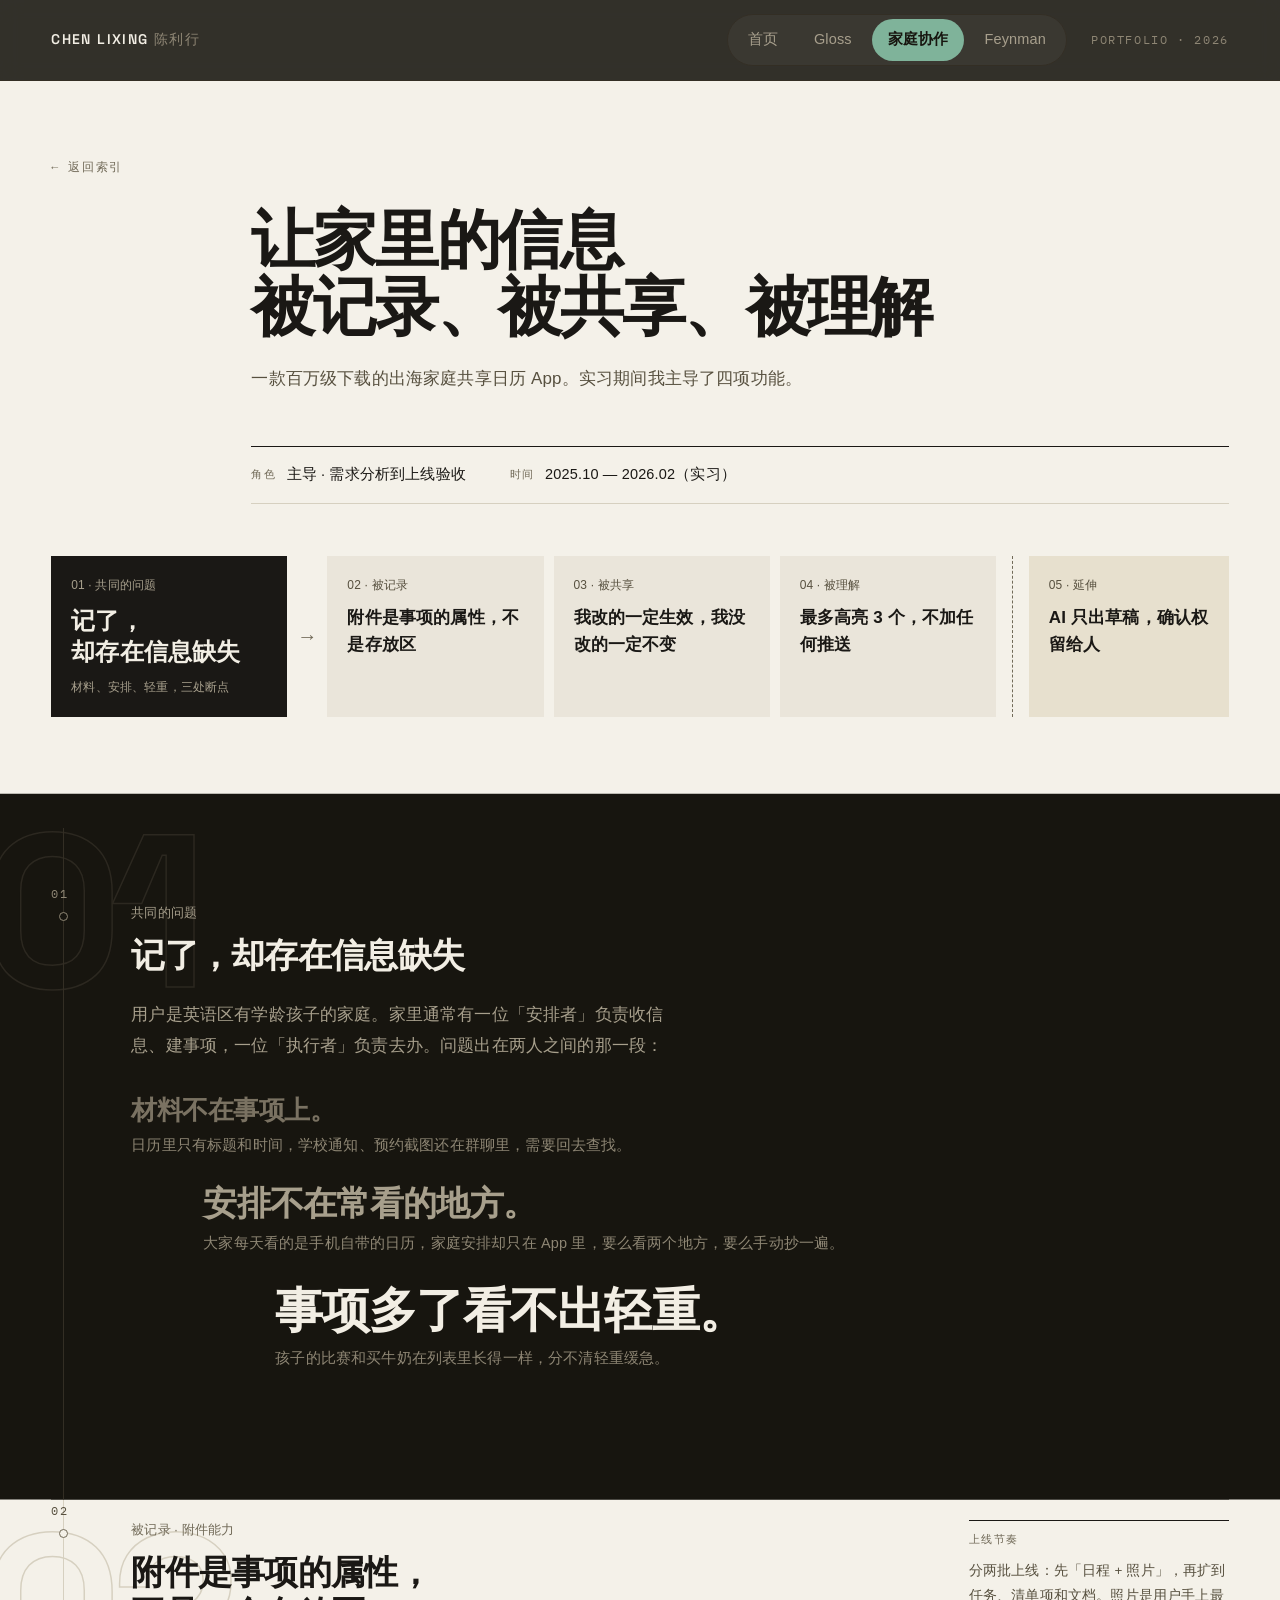
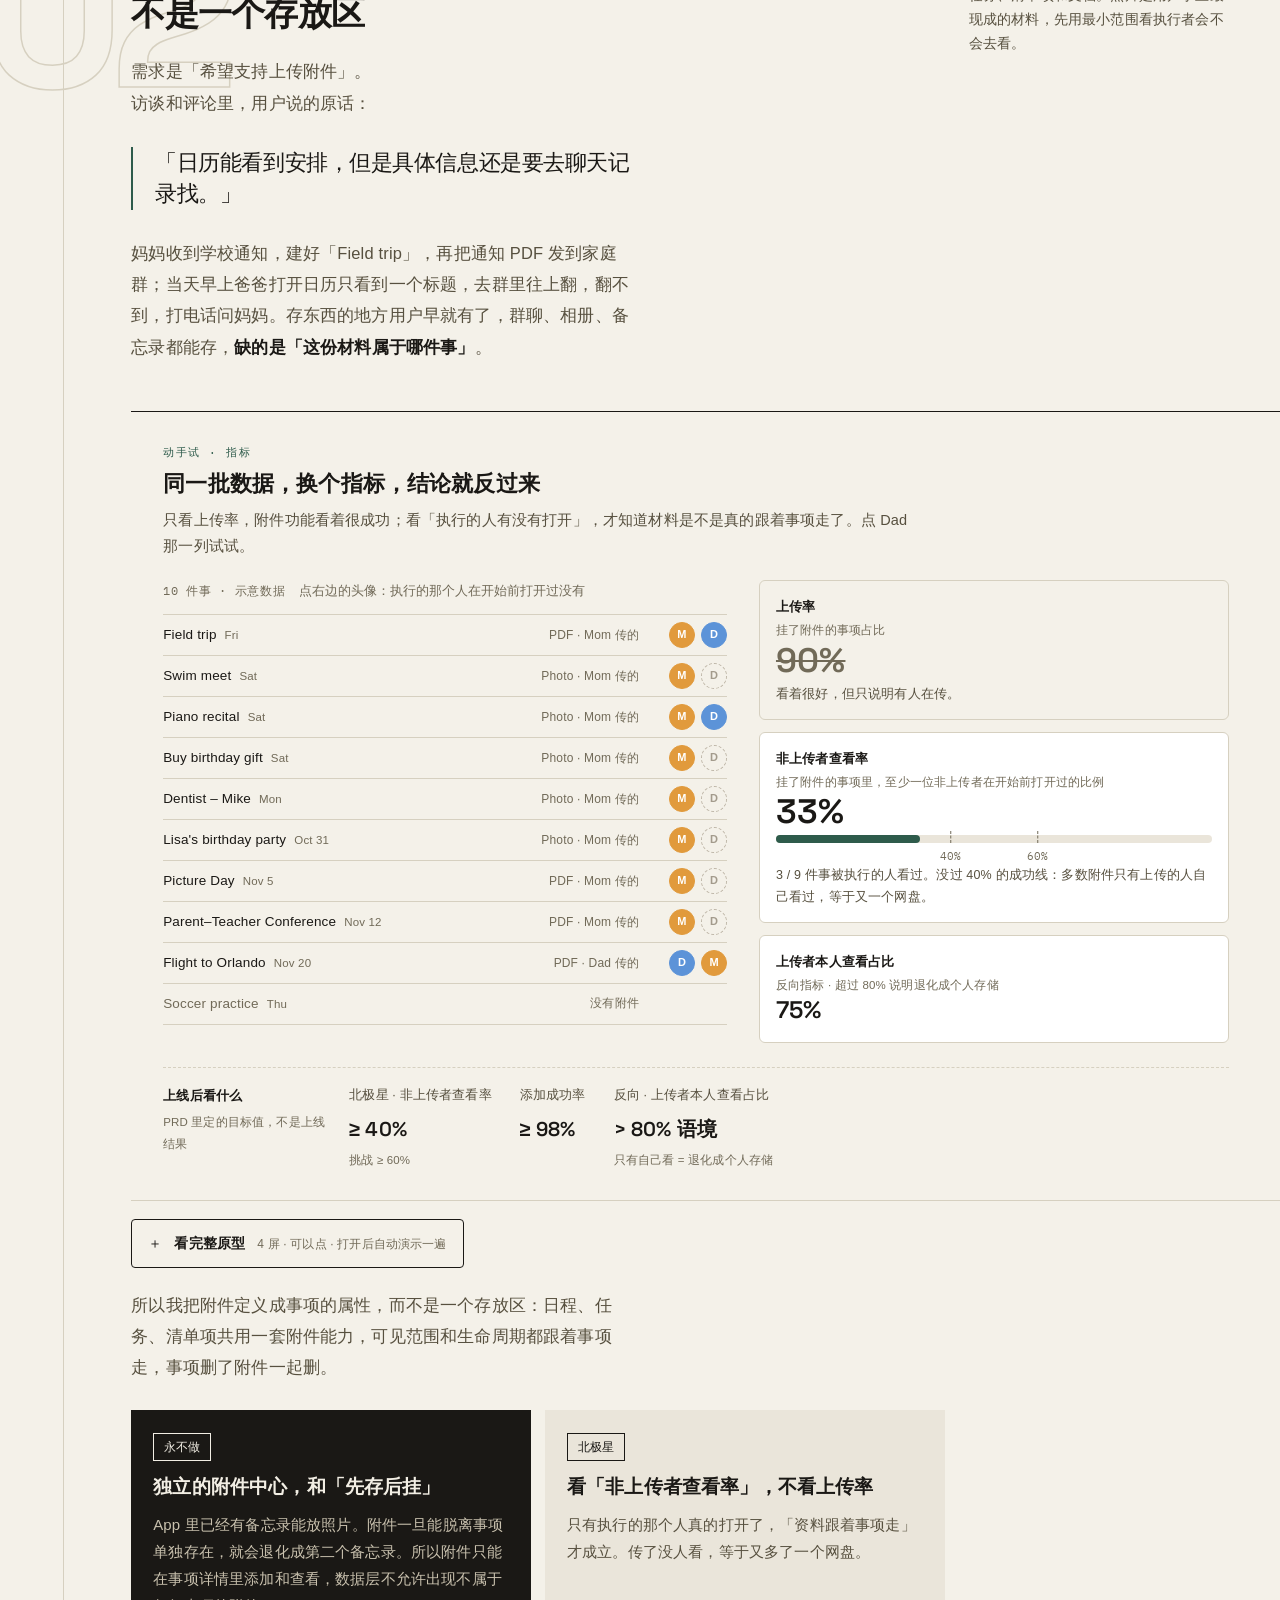
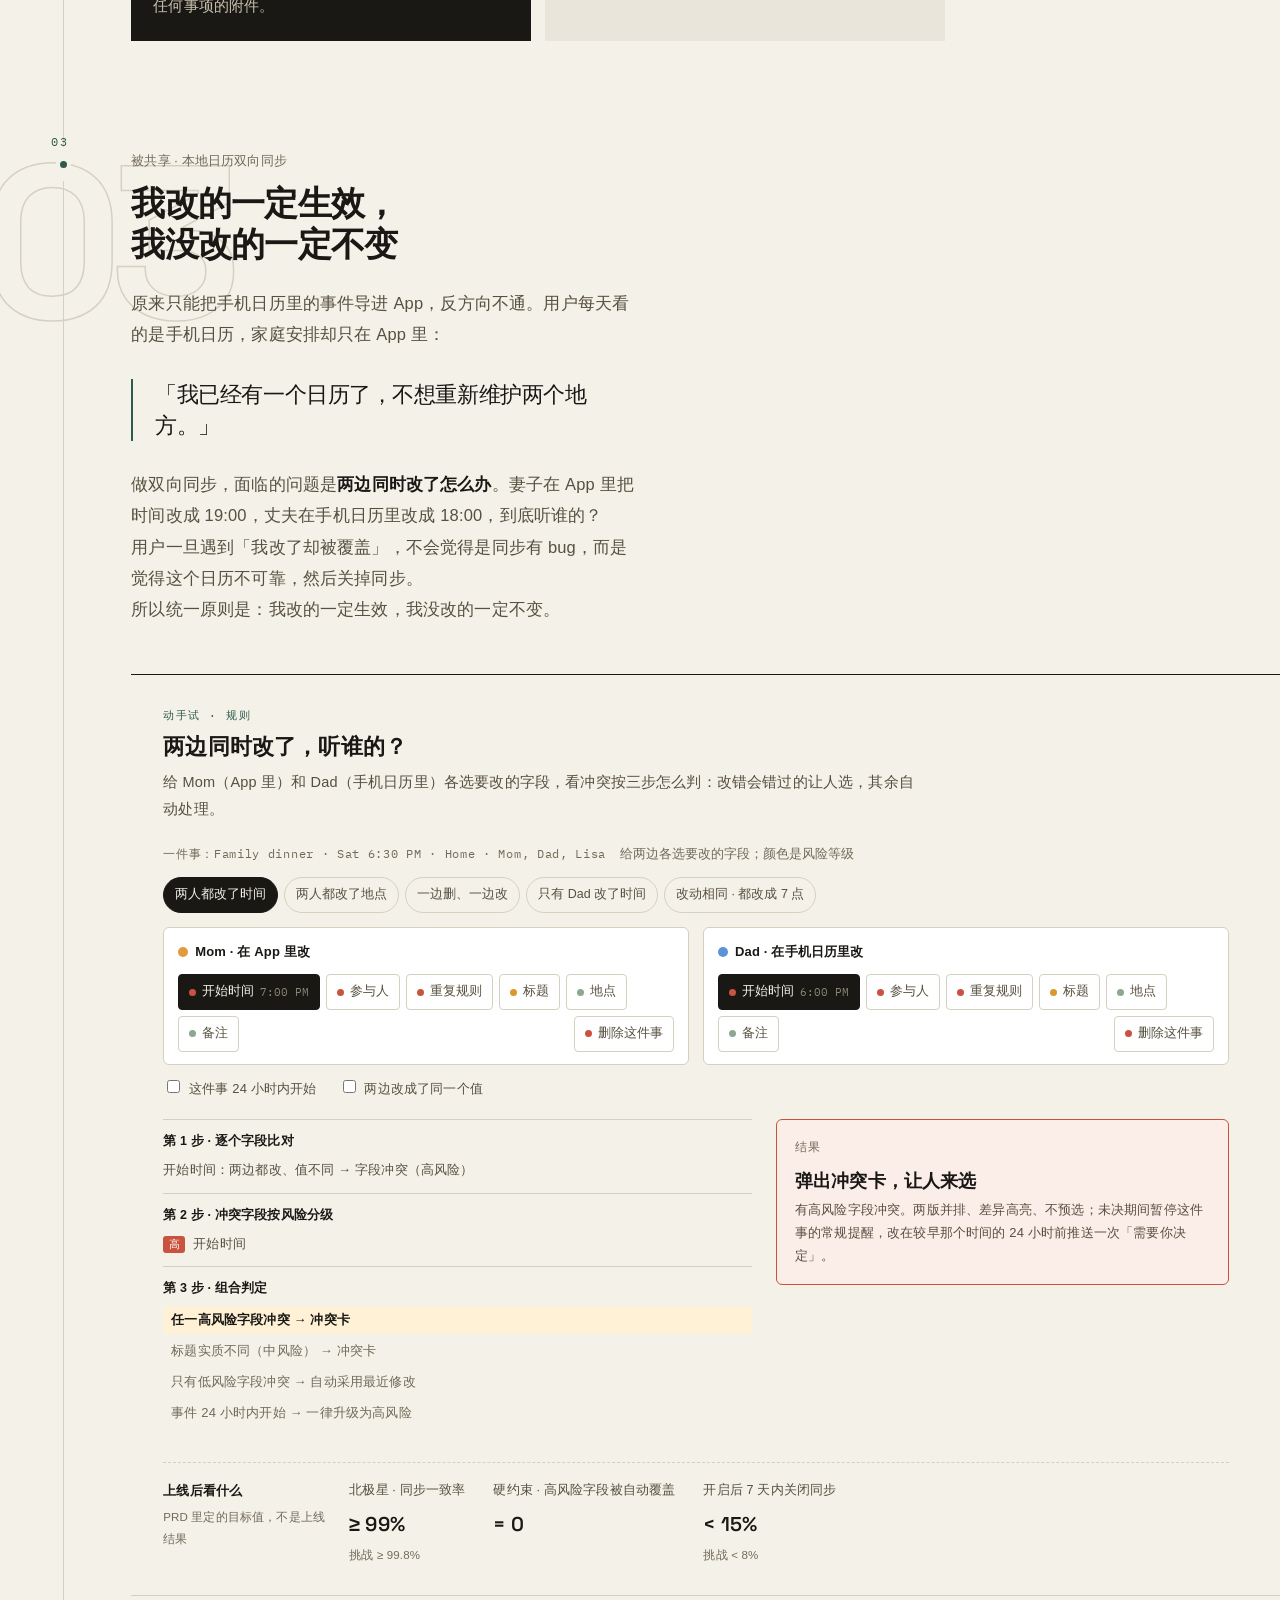
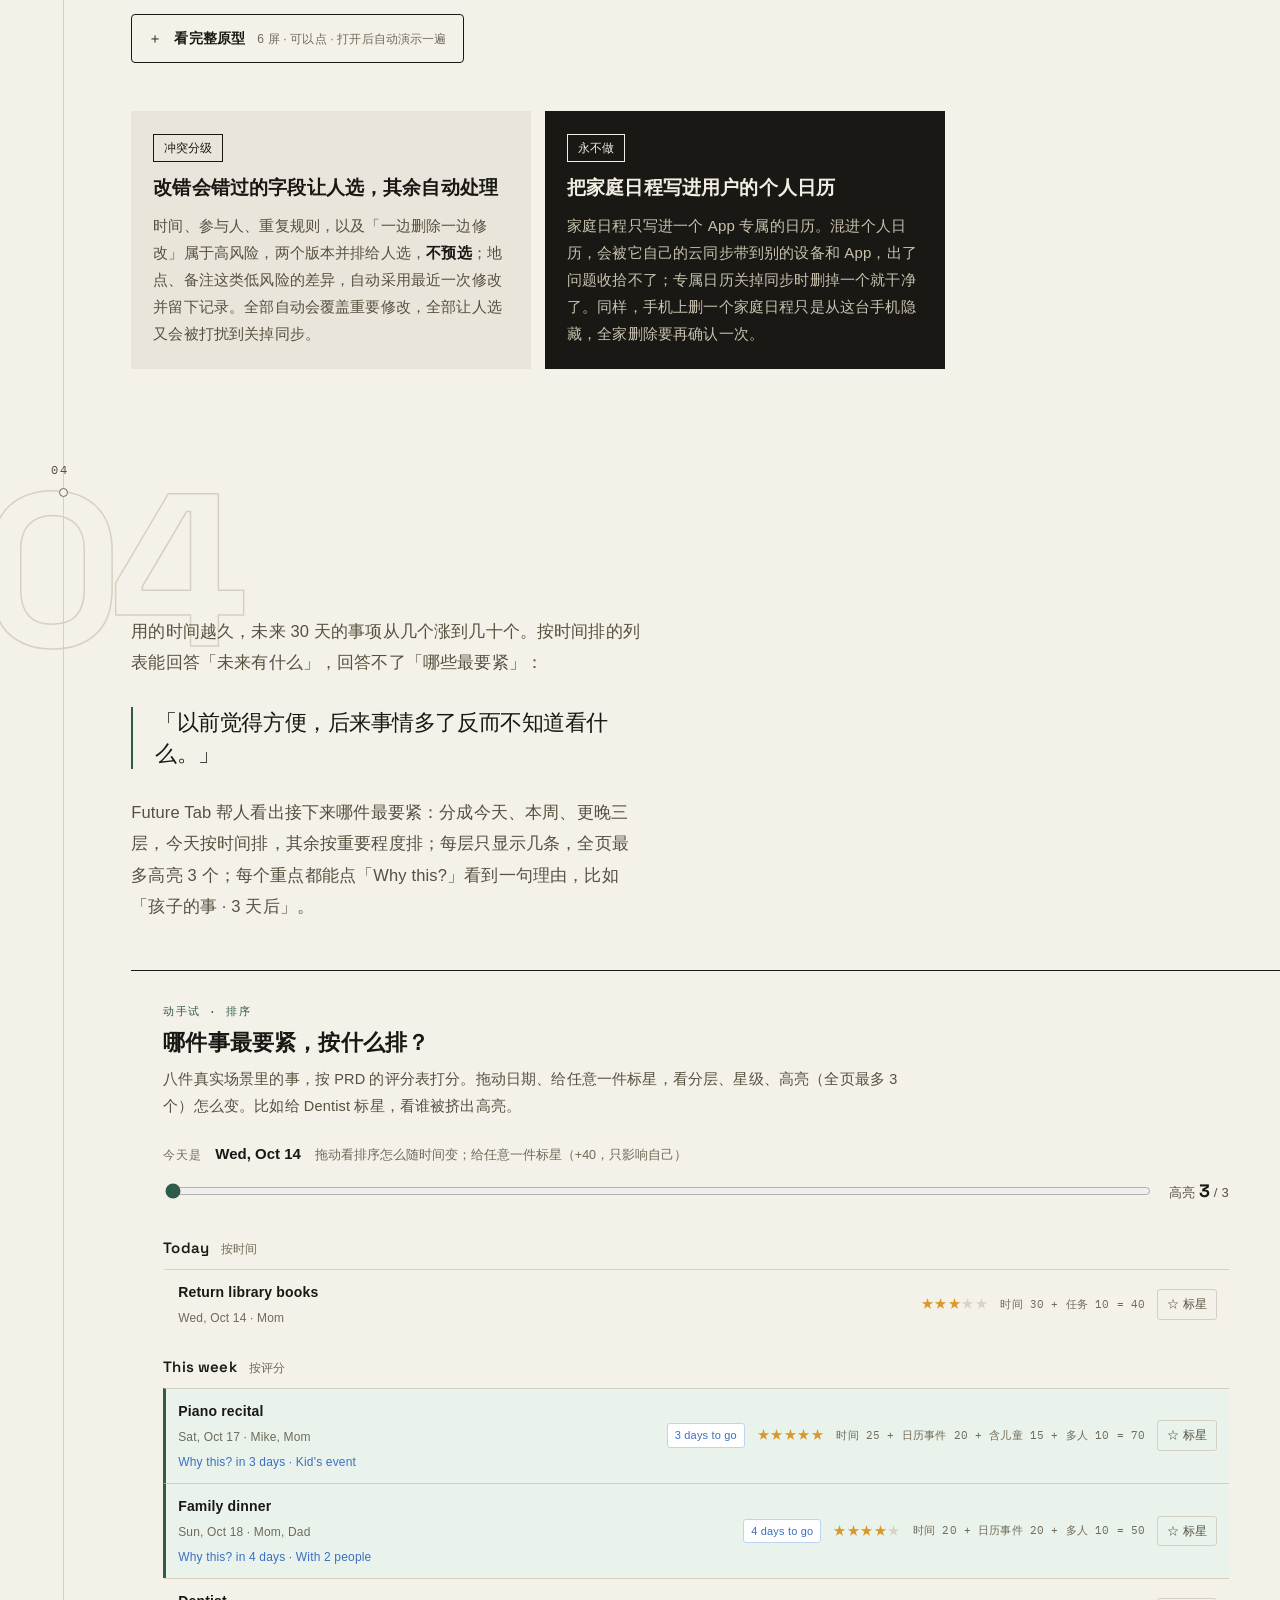
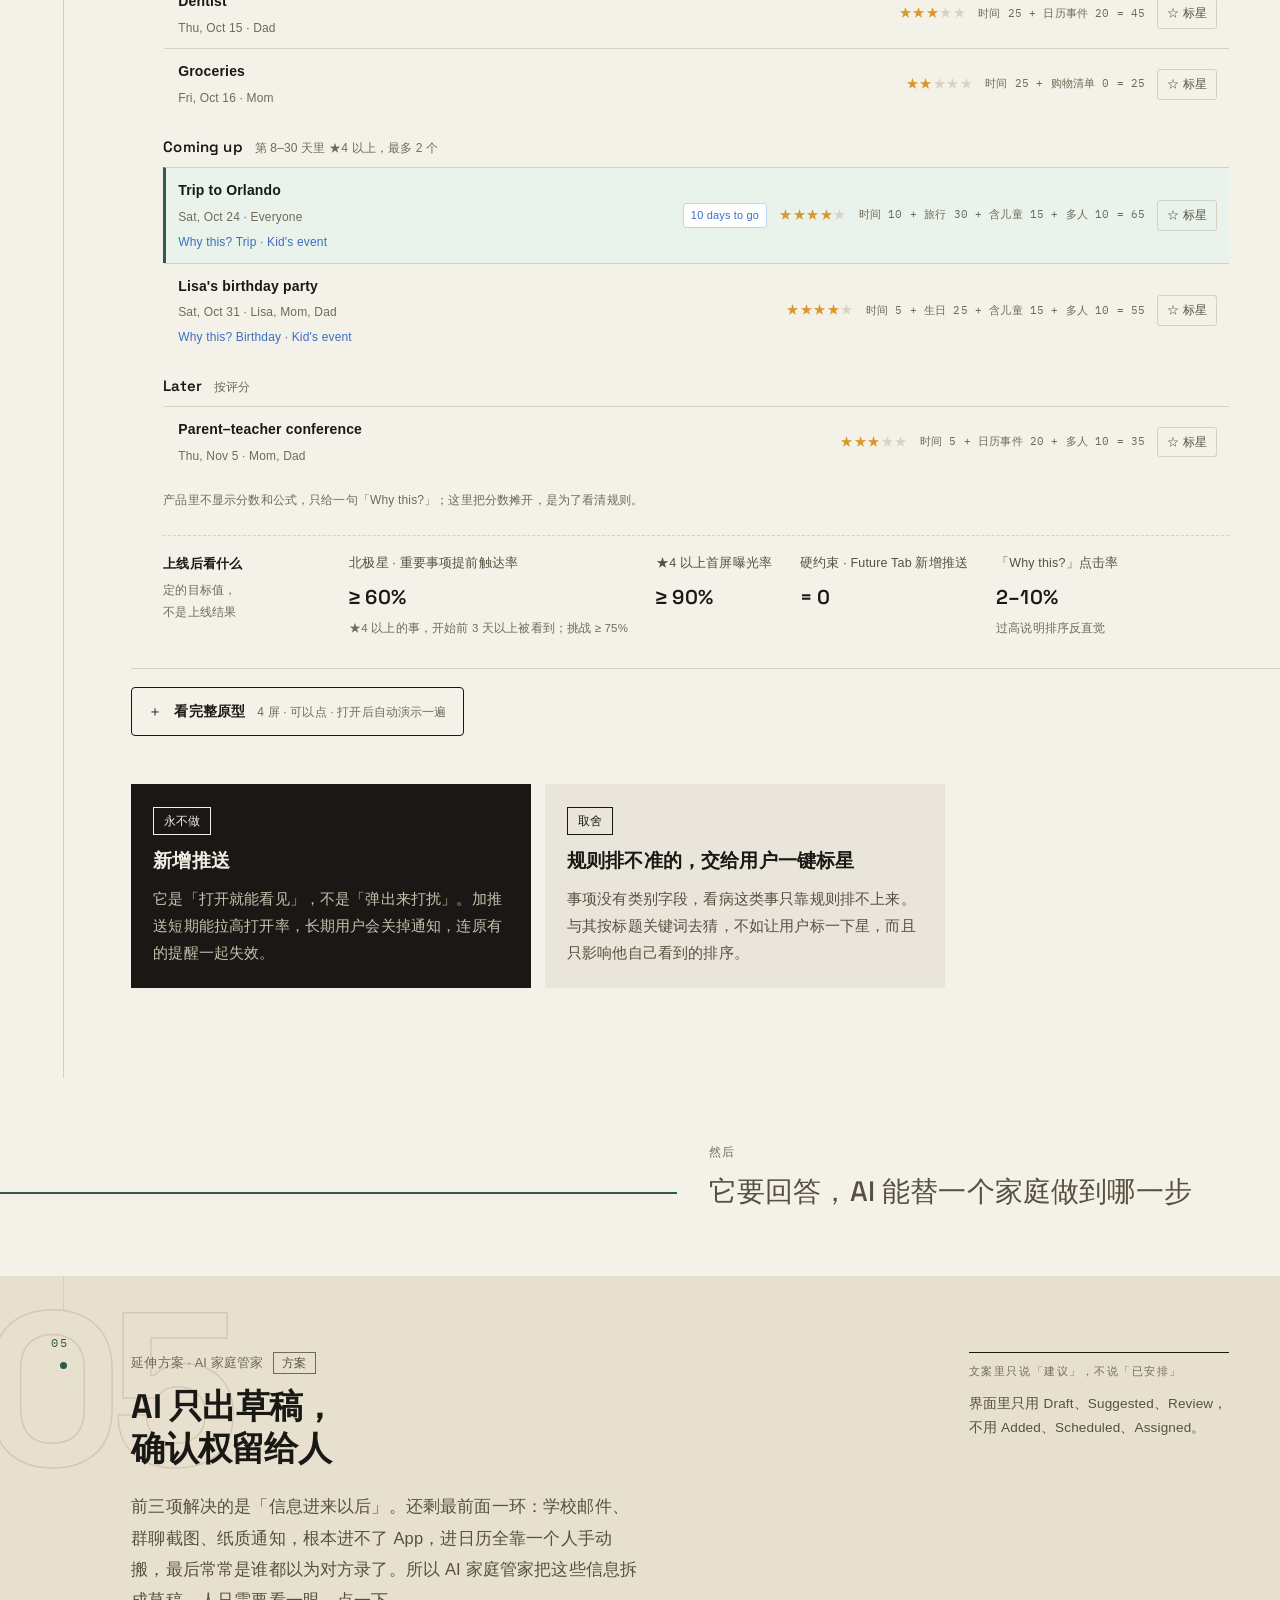
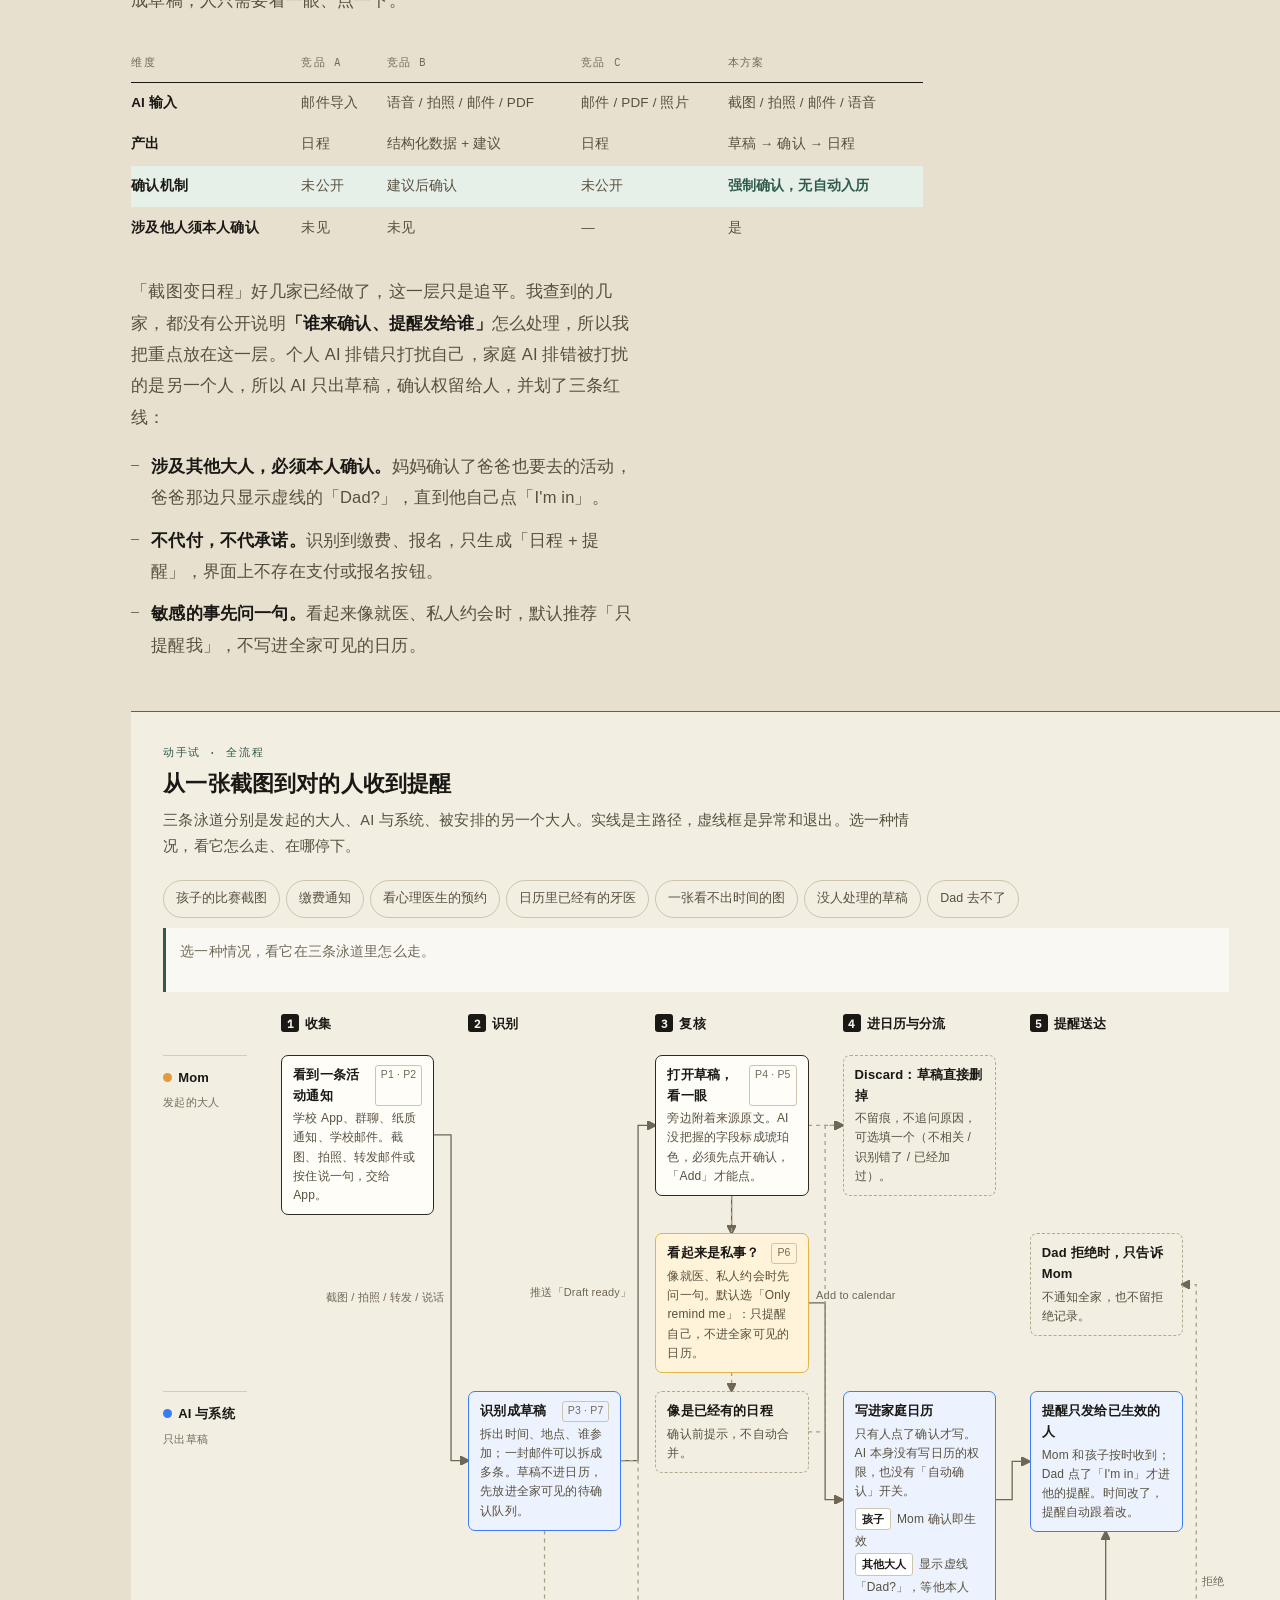
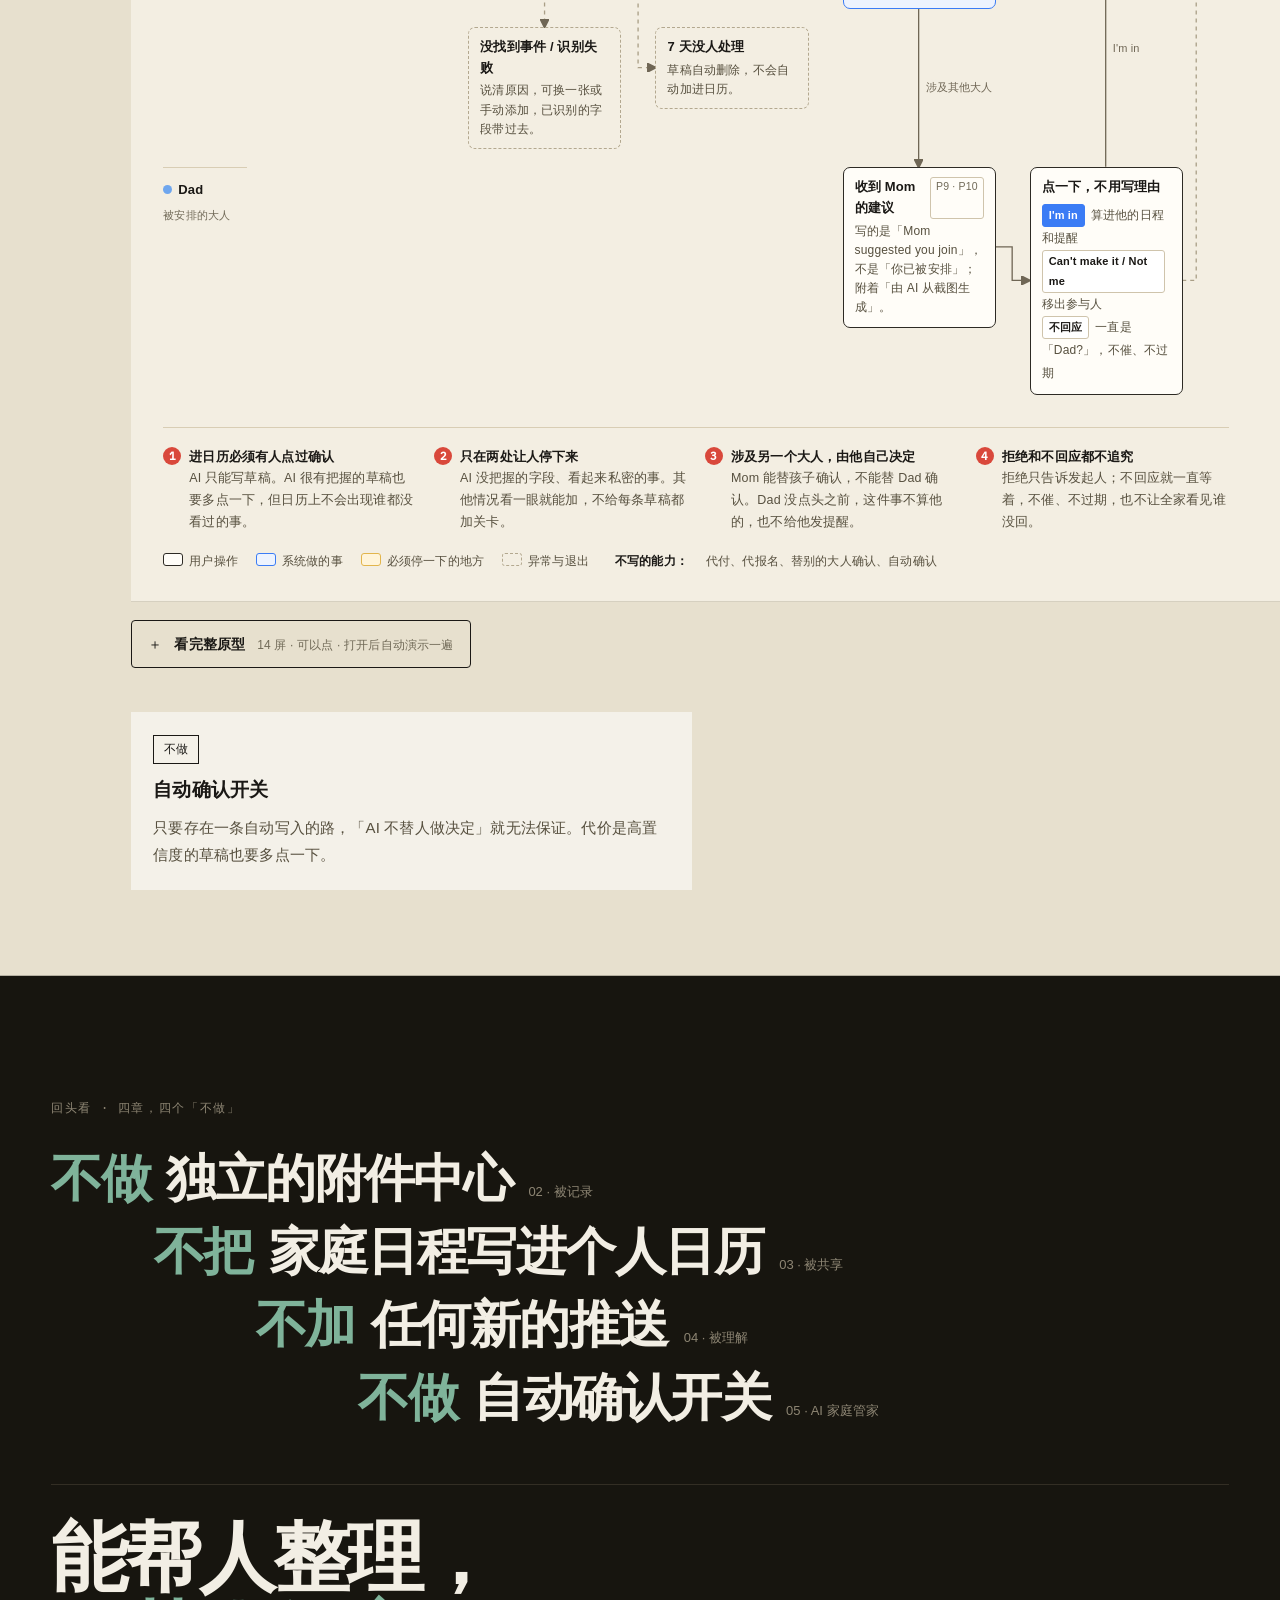
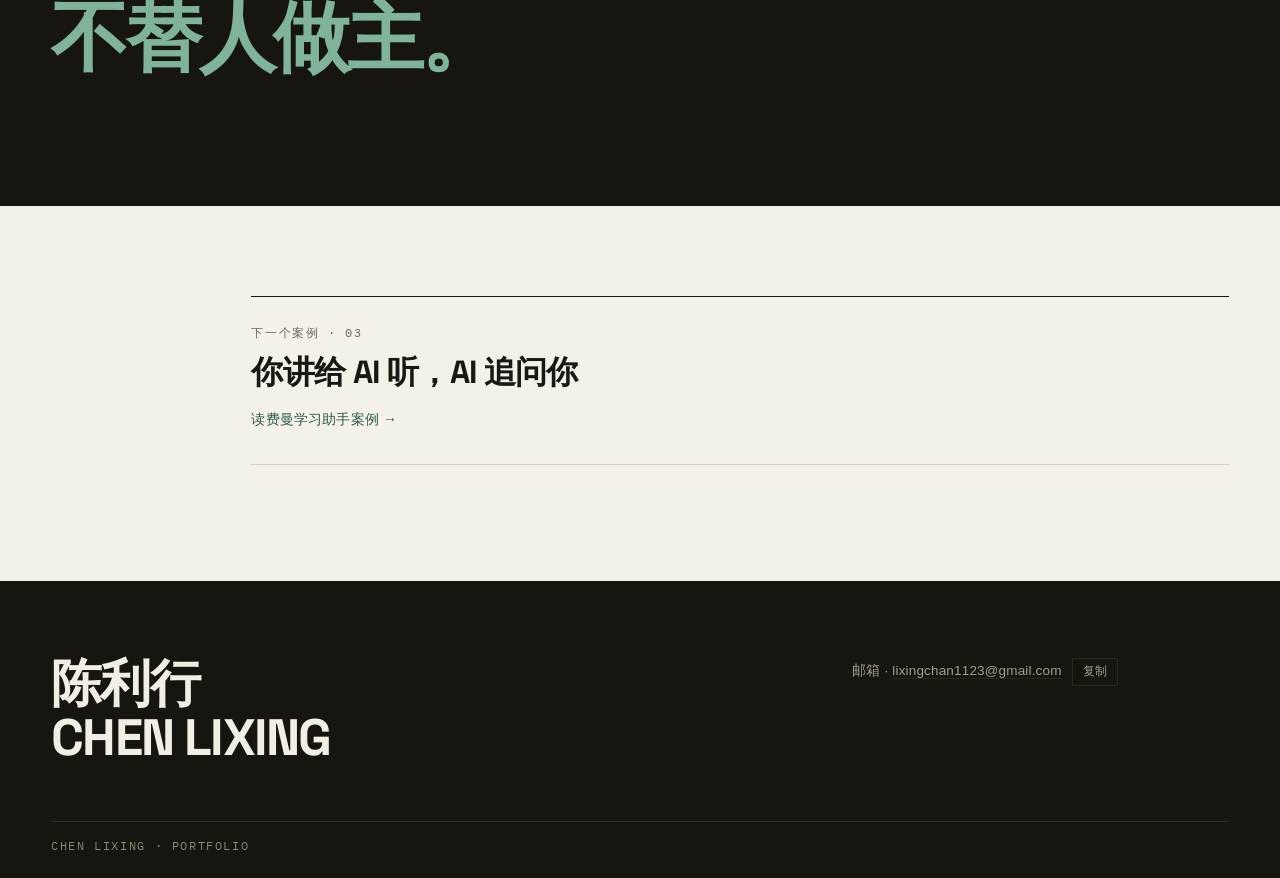
<file: family.html>
<!doctype html>
<html lang="zh-CN">
<head>
<meta charset="utf-8">
<meta name="viewport" content="width=device-width, initial-scale=1">
<title>家庭协作效率提升 · 案例 02 — 让家里的信息被记录、被共享、被理解</title>
<meta name="description" content="实习期间主导的家庭共享日历项目：附件能力、本地日历双向同步、Future Tab 三项已上线，另附 AI 家庭管家方案。">
<meta name="theme-color" content="#17150F">
<link rel="icon" href="assets/favicon.svg" type="image/svg+xml">
<link rel="apple-touch-icon" href="assets/apple-touch-icon.png">
<meta property="og:type" content="website">
<meta property="og:site_name" content="陈利行 · 作品集">
<meta property="og:title" content="家庭协作效率提升 · 案例 02 — 让家里的信息被记录、被共享、被理解">
<meta property="og:description" content="实习期间主导的家庭共享日历项目：附件能力、本地日历双向同步、Future Tab 三项已上线，另附 AI 家庭管家方案。">
<meta property="og:url" content="https://clara-lixing.kicp.fun/family.html">
<meta property="og:image" content="https://clara-lixing.kicp.fun/assets/og.png">
<meta property="og:image:width" content="1200">
<meta property="og:image:height" content="630">
<meta name="twitter:card" content="summary_large_image">
<link rel="preload" href="assets/fonts/space-grotesk-latin-wght-normal.woff2" as="font" type="font/woff2" crossorigin>
<link rel="preload" href="assets/fonts/ibm-plex-mono-latin-400-normal.woff2" as="font" type="font/woff2" crossorigin>
<link rel="stylesheet" href="assets/merged.css">

<!--
  ══════════════════════════════════════════════════════════════
  ✏️  改文案指南 · 家庭协作案例页 family.html
  ──────────────────────────────────────────────────────────────
  ⚠️ 改文案时务必遵守：
     · 全页不出现产品名、公司名、官网域名、真实竞品名（竞品一律写 A / B / C）
     · 不写定价、免费额度、存储空间、成本、MAU / 收入推算、路线图周次、里程碑阈值
     · 不写 App Store 版本号与上线日期（能直接查到是哪款产品）
     · 不写对前公司产品的负面判断（评分真假、付费墙等）
     · 「百万级下载」可以保留
  ──────────────────────────────────────────────────────────────
  结构：一个共同问题 → 被记录（附件）→ 被共享（日历同步）→ 被理解（Future Tab）
        → 延伸方案（AI 家庭管家，不写上线状态）
  每章顺序：眉题（功能名 + 已上线 / 方案）→ 大标题（写成一句结论）→ 用户原话
           → 一段说明 → 原型图 → 决策卡（两张并排）
  ⚠️ 每章的结论标题在页首「一条线」导航里还出现一次，改标题时两处一起改。
  可改位置：
    【让家里的信息】              页首大标题
    【一款百万级下载】            页首导语
        【章节导航】                  页首「一条线」，五块分别对应五章
    【记了，却存在信息缺失】          章节 01
    【被记录 · 附件能力】          章节 02 眉题（下面一行是结论标题）
    【被共享 · 本地日历双向同步】   章节 03 眉题
    【被理解 · Future Tab】        章节 04 眉题
    【延伸方案 · AI 家庭管家】      章节 05 眉题
    【动手试】                    每章一个小实验台的标题和说明（指标对照 / 冲突沙盒 / 排序实验台 / 全流程路由图）；
                                  实验台里的数字和规则写在 assets/family-lab.js 顶部，照 PRD v2，改规则要两处一起改
    【上线后看什么】              每个实验台底下那一行目标值（是 PRD 的目标，不是上线结果，别写成结果）
    【看完整原型】                收起的手机原型；手机里的英文界面文字可以直接改，红色编号旁的批注在每组手机下面
    【最后一项还只是方案】         第 04、05 章之间那一屏间奏（只有一句话）
    【回头看】                    页尾深色收尾：四个「不做」+ 最后一句底线（【不替人做主】）
  ══════════════════════════════════════════════════════════════
-->
</head>
<body>

<header class="masthead">
  <div class="masthead-in">
    <div class="brand">CHEN LIXING <span>陈利行</span></div>
    <nav>
      <a href="index.html">首页</a>
      <a href="gloss.html">Gloss</a>
      <a href="family.html" aria-current="page">家庭协作</a>
      <a href="feynman.html">Feynman</a>
    </nav>
    <div class="meta stamp">Portfolio · 2026</div>
  </div>
</header>

<section class="page" id="family">
  <div class="grid12 case-head">
    <a class="back mono" href="index.html#index">← 返回索引</a>
    <h1>让家里的信息<br>被记录、被共享、被理解</h1>
    <p class="case-dek">一款百万级下载的出海家庭共享日历 App。实习期间我主导了四项功能。</p>
    <dl class="spec">
      <div><dt>角色</dt><dd>主导 · 需求分析到上线验收</dd></div>
      <div><dt>时间</dt><dd>2025.10 — 2026.02（实习）</dd></div>
    </dl>

    <!-- 一条线：章节导航。每一块都能点，跳到对应章节。
         问题用深色块，三项已上线用浅色块，延伸方案用牛皮纸色、虚线隔开。 -->
    <nav class="thread" aria-label="章节导航">
      <a class="thread-problem" href="#ch-problem">
        <span class="k">01 · 共同的问题</span>
        <strong>记了，<br>却存在信息缺失</strong>
        <span class="s">材料、安排、轻重，三处断点</span>
      </a>
      <span class="thread-arrow" aria-hidden="true">→</span>
      <a href="#ch-attach">
        <span class="k">02 · 被记录</span>
        <strong>附件是事项的属性，不是存放区</strong>
      </a>
      <a href="#ch-sync">
        <span class="k">03 · 被共享</span>
        <strong>我改的一定生效，我没改的一定不变</strong>
      </a>
      <a href="#ch-future">
        <span class="k">04 · 被理解</span>
        <strong>最多高亮 3 个，不加任何推送</strong>
      </a>
      <span class="thread-sep" aria-hidden="true"></span>
      <a class="thread-plan" href="#ch-ai">
        <span class="k">05 · 延伸</span>
        <strong>AI 只出草稿，确认权留给人</strong>
      </a>
    </nav>
  </div>

  <div class="grid12 chain">

    <!-- 01：开场。深色底 + 三个断点逐行放大、逐行右移（阶梯），背后一个出血的空心大字 -->
    <div class="step is-dark" id="ch-problem">
      <span class="ghost-no" aria-hidden="true">01</span>
      <div class="rail"><span class="step-num">01</span><span class="node"></span></div>
      <div class="step-body">
        <p class="step-kicker">共同的问题</p>
        <h2>记了，却存在信息缺失</h2>
        <p style="max-width: 561px">用户是英语区有学龄孩子的家庭。家里通常有一位「安排者」负责收信息、建事项，一位「执行者」负责去办。问题出在两人之间的那一段：</p>
        <ul class="stair">
          <li><strong>材料不在事项上。</strong>日历里只有标题和时间，学校通知、预约截图还在群聊里，需要回去查找。</li>
          <li><strong>安排不在常看的地方。</strong>大家每天看的是手机自带的日历，家庭安排却只在 App 里，要么看两个地方，要么手动抄一遍。</li>
          <li><strong>事项多了看不出轻重。</strong>孩子的比赛和买牛奶在列表里长得一样，分不清轻重缓急。</li>
        </ul>
      </div>
    </div>

    <!-- 02 被记录 · 附件能力 -->
    <!-- 每章的顺序：眉题（功能名 + 状态）→ 结论标题 → 用户原话 → 一段说明 → 原型图 → 决策卡。
         原型图放在章节里面，先看图再读决策；两张决策卡并排。 -->
    <div class="step" id="ch-attach">
      <span class="ghost-no" aria-hidden="true">02</span>
      <div class="rail"><span class="step-num">02</span><span class="node"></span></div>
      <div class="step-body">
        <p class="step-kicker">被记录 · 附件能力</p>
        <h2>附件是事项的属性，<br>不是一个存放区</h2>
        <p>需求是「希望支持上传附件」。<br>访谈和评论里，用户说的原话：</p>
        <div class="pull"><p>「日历能看到安排，但是具体信息还是要去聊天记录找。」</p></div>
        <p>妈妈收到学校通知，建好「Field trip」，再把通知 PDF 发到家庭群；当天早上爸爸打开日历只看到一个标题，去群里往上翻，翻不到，打电话问妈妈。存东西的地方用户早就有了，群聊、相册、备忘录都能存，<strong>缺的是「这份材料属于哪件事」</strong>。</p>
      </div>
      <aside class="facts">
        <h4>上线节奏</h4>
        <p>分两批上线：先「日程 + 照片」，再扩到任务、清单项和文档。照片是用户手上最现成的材料，先用最小范围看执行者会不会去看。</p>
      </aside>
      <!-- 动手试 · 附件指标对照（规则照 PRD v2；脚本 assets/family-lab.js，下面存的是默认状态，脚本加载后重画） -->
      <section class="lab" data-lab="att" aria-label="附件指标对照">
        <div class="lab-head"><p class="lab-k">动手试 · 指标</p><h3 class="lab-t">同一批数据，换个指标，结论就反过来</h3><p class="lab-d">只看上传率，附件功能看着很成功；看「执行的人有没有打开」，才知道材料是不是真的跟着事项走了。点 Dad 那一列试试。</p></div>
        <div class="lab-body" data-lab-body><div class="la-grid"><div><p class="lab-cap">10 件事 · 示意数据<span>点右边的头像：执行的那个人在开始前打开过没有</span></p><ul class="la-list"><li class="la-row"><span class="la-t">Field trip<small>Fri</small></span><span class="la-f">PDF · Mom 传的</span><span class="la-v"><i class="la-av on mom" title="Mom 自己看过">M</i><button type="button" class="la-av dad on" data-i="0" aria-pressed="true" title="Dad 在开始前打开过">D</button></span></li><li class="la-row"><span class="la-t">Swim meet<small>Sat</small></span><span class="la-f">Photo · Mom 传的</span><span class="la-v"><i class="la-av on mom" title="Mom 自己看过">M</i><button type="button" class="la-av dad" data-i="1" aria-pressed="false" title="Dad 在开始前打开过">D</button></span></li><li class="la-row"><span class="la-t">Piano recital<small>Sat</small></span><span class="la-f">Photo · Mom 传的</span><span class="la-v"><i class="la-av on mom" title="Mom 自己看过">M</i><button type="button" class="la-av dad on" data-i="2" aria-pressed="true" title="Dad 在开始前打开过">D</button></span></li><li class="la-row"><span class="la-t">Buy birthday gift<small>Sat</small></span><span class="la-f">Photo · Mom 传的</span><span class="la-v"><i class="la-av on mom" title="Mom 自己看过">M</i><button type="button" class="la-av dad" data-i="3" aria-pressed="false" title="Dad 在开始前打开过">D</button></span></li><li class="la-row"><span class="la-t">Dentist – Mike<small>Mon</small></span><span class="la-f">Photo · Mom 传的</span><span class="la-v"><i class="la-av on mom" title="Mom 自己看过">M</i><button type="button" class="la-av dad" data-i="4" aria-pressed="false" title="Dad 在开始前打开过">D</button></span></li><li class="la-row"><span class="la-t">Lisa's birthday party<small>Oct 31</small></span><span class="la-f">Photo · Mom 传的</span><span class="la-v"><i class="la-av on mom" title="Mom 自己看过">M</i><button type="button" class="la-av dad" data-i="5" aria-pressed="false" title="Dad 在开始前打开过">D</button></span></li><li class="la-row"><span class="la-t">Picture Day<small>Nov 5</small></span><span class="la-f">PDF · Mom 传的</span><span class="la-v"><i class="la-av on mom" title="Mom 自己看过">M</i><button type="button" class="la-av dad" data-i="6" aria-pressed="false" title="Dad 在开始前打开过">D</button></span></li><li class="la-row"><span class="la-t">Parent–Teacher Conference<small>Nov 12</small></span><span class="la-f">PDF · Mom 传的</span><span class="la-v"><i class="la-av on mom" title="Mom 自己看过">M</i><button type="button" class="la-av dad" data-i="7" aria-pressed="false" title="Dad 在开始前打开过">D</button></span></li><li class="la-row"><span class="la-t">Flight to Orlando<small>Nov 20</small></span><span class="la-f">PDF · Dad 传的</span><span class="la-v"><i class="la-av on dad" title="Dad 自己看过">D</i><button type="button" class="la-av mom on" data-i="8" aria-pressed="true" title="Mom 在开始前打开过">M</button></span></li><li class="la-row none"><span class="la-t">Soccer practice<small>Thu</small></span><span class="la-f">没有附件</span><span class="la-v"></span></li></ul></div><div class="la-metrics"><div class="la-m dim"><p class="la-mk">上传率<small>挂了附件的事项占比</small></p><b>90%</b><p class="la-mn">看着很好，但只说明有人在传。</p></div><div class="la-m"><p class="la-mk">非上传者查看率<small>挂了附件的事项里，至少一位非上传者在开始前打开过的比例</small></p><b>33%</b><div class="la-bar"><i style="width:33%"></i><span class="t40" title="成功线">40%</span><span class="t60" title="挑战目标">60%</span></div><p class="la-mn">3 / 9 件事被执行的人看过。没过 40% 的成功线：多数附件只有上传的人自己看过，等于又一个网盘。</p></div><div class="la-m sm"><p class="la-mk">上传者本人查看占比<small>反向指标 · 超过 80% 说明退化成个人存储</small></p><b>75%</b></div></div></div></div>
        <div class="lab-goal"><p class="lab-gk">上线后看什么<small>PRD 里定的目标值，不是上线结果</small></p><ul><li><span>北极星 · 非上传者查看率</span><b>≥ 40%</b><small>挑战 ≥ 60%</small></li><li><span>添加成功率</span><b>≥ 98%</b></li><li><span>反向 · 上传者本人查看占比</span><b>> 80% 语境</b><small>只有自己看 = 退化成个人存储</small></li></ul></div>
      </section>
      <details class="proto-fold">
        <summary><span>看完整原型</span><small>4 屏 · 可以点 · 打开后自动演示一遍</small></summary>
      <!-- 02 附件 · 可交互原型（照原型图用 HTML 重搭；交互写法见 assets/proto.js 顶部） -->
      <figure class="proto" data-proto="att" data-demo='[data-go="att-2"] | .sheet [data-hint] | ~2800 | .grid3 [data-go="att-3"] | [data-set="del=yes"] | ~1800 | .toast b | ~900 | .close | @att-4 | ~1200' style="--cols:4" aria-label="事件附件 · 可交互低保真原型">
        <div class="proto-screens">
          <section class="ps" id="att-1">
            <p class="ps-tag"><b>P1</b>事件详情 + 附件区</p>
            <div class="lp"><div class="lp-scr">
              <div class="sb"><span>9:41</span></div>
              <div class="nav"><span>‹</span><span>Event</span><span>Edit</span></div>
              <p class="h1">Field trip <svg class="clip" viewBox="0 0 12 20" aria-hidden="true"><path d="M8.5 5v9.2a2.5 2.5 0 0 1-5 0V4.3a3.3 3.3 0 0 1 6.6 0v9.9a5.1 5.1 0 0 1-10.2 0V6.5" fill="none" stroke="currentColor" stroke-width="1.6"/></svg></p>
              <p class="meta">Fri, Oct 16 · 8:00 AM<br>Lincoln Elementary, front gate</p>
              <div class="chips"><span class="chip"><i class="mike"></i>Mike</span><span class="chip"><i class="dad"></i>Dad</span></div>
              <p class="lbl">Notes</p>
              <p class="val">Bring a packed lunch</p>
              <p class="sec">
                <span>Attachments (<span data-when="up=done&amp;del=" class="st-off">5</span><span data-when="up!=done&amp;del=, up=done&amp;del=yes|gone">4</span><span data-when="up!=done&amp;del=yes|gone" class="st-off">3</span>)</span>
                <span class="plus blue" data-go="att-2" data-hint>+</span>
              </p>
              <div class="grid3">
                <span class="ph" data-go="att-3" data-when="del="></span>
                <span class="ph" data-go="att-3"><i class="newdot"></i></span>
                <span class="ph" data-go="att-3"></span>
                <span class="ph upl st-off" data-when="up=ing" data-set="up="><span class="prog"><i></i></span></span>
                <span class="ph st-off" data-when="up=done" data-go="att-3"></span>
                <i class="mk">1</i><i class="mk l mid">2</i>
              </div>
              <div class="row"><span class="ico pdf">PDF</span><span><span class="t">Field trip notice.pdf</span><span class="s">1.2 MB · Mom</span></span><i class="mk mid">3</i></div>
              <p class="meta" style="margin-top:.8em">Added by Mom, Dad</p>
            </div></div>
            <ol class="ps-notes">
              <li>附件区位于备注之下，标题带数量；「+」即添加入口。没有任何「全部附件」的独立入口。</li>
              <li>照片在上（3 列网格，最多 6 张，其余「+N」）；蓝点 = 他人新加、我还没看过，<strong>不推送</strong>。</li>
              <li>文档在下：类型图标 + 文件名 + 大小 + 添加人。标题后的回形针也会出现在日历与列表中。</li>
            </ol>
          </section>

          <section class="ps" id="att-2">
            <p class="ps-tag"><b>P2</b>添加附件面板</p>
            <div class="lp"><div class="lp-scr">
              <div class="sb"><span>9:41</span></div>
              <div class="nav"><span>‹</span><span>Event</span><span></span></div>
              <p class="h1">Field trip</p>
              <p class="sec">Attachments (4)</p>
              <div class="grid3">
                <span class="ph"></span>
                <span class="ph lv-off"><span class="pct">62%</span><span class="prog"><i></i></span></span>
                <span class="ph"></span>
                <i class="mk mid">1</i>
              </div>
              <div class="dim bleed" data-go="att-1"></div>
              <div class="sheet bleed">
                <p class="h2" style="margin-bottom:.4em">Add attachment</p>
                <div class="row" data-set="up=ing" data-then="2600: up=done" data-then-if="up=ing" data-go="att-1"><span class="ico">◉</span><span class="t">Take photo</span><span class="end">›</span></div>
                <div class="row" data-set="up=ing" data-then="2600: up=done" data-then-if="up=ing" data-go="att-1" data-hint><span class="ico">▣</span><span><span class="t">Photos</span><span class="s">Up to 9 at a time</span></span><span class="end">›</span><i class="mk btm">2</i></div>
                <div class="row" data-set="up=ing" data-then="2600: up=done" data-then-if="up=ing" data-go="att-1"><span class="ico">▤</span><span><span class="t">Files</span><span class="s">PDF, Word, Excel… up to 25 MB</span></span><span class="end">›</span></div>
                <div class="card fill plan"><span><span class="t">Free plan limits apply</span><span class="s">Included in your plan</span></span><span class="blue">Upgrade</span><i class="mk l btm">3</i></div>
              </div>
            </div></div>
            <ol class="ps-notes">
              <li>上传在后台进行、显示进度、点它可取消；离开页面不中断。</li>
              <li>三个来源，说明里直接写清上限，减少失败。</li>
              <li>免费版的额度只在面板里平静地说明，<strong>不弹付费墙</strong>。</li>
            </ol>
          </section>

          <section class="ps" id="att-3">
            <p class="ps-tag"><b>P3</b>预览 + 删除撤销</p>
            <div class="lp"><div class="lp-scr dark">
              <div class="sb"><span>9:41</span></div>
              <div class="nav"><span class="close" data-go="att-1">✕</span><span>2 of 3</span><span>···</span></div>
              <div class="photo"><span data-when="del=">Photo · swipe ←→</span><span class="st-off" data-when="del=yes|gone">Removed</span></div>
              <p class="meta" style="margin-top:.8em">Added by Mom · Oct 3</p>
              <div class="btns"><span class="btn dk">Share</span><span class="btn dk" data-set="del=yes" data-then="5000: del=gone" data-then-if="del=yes" data-when="del=" data-hint>Delete</span><span class="btn dk off st-off" data-when="del=yes|gone">Delete</span><i class="mk">1</i></div>
              <div class="toast" data-when="del=yes"><span>Attachment removed</span><b data-set="del=">Undo</b><i class="mk">2</i></div>
            </div></div>
            <ol class="ps-notes">
              <li>预览页注明添加人与时间；分享走系统分享，<strong>不生成公开链接</strong>。</li>
              <li>任一成人可删任一附件；删除不弹确认框，改为 5 秒「Undo」+ 动态流记录。</li>
            </ol>
          </section>

          <section class="ps" id="att-4">
            <p class="ps-tag"><b>P4</b>任务附件 + 错误提示</p>
            <div class="lp"><div class="lp-scr">
              <div class="sb"><span>9:41</span></div>
              <div class="nav"><span>‹</span><span>Task</span><span></span></div>
              <div class="row" style="border:0;padding-top:0"><span class="ck" data-tog></span><span class="h2" style="font-size:1.25em">Buy birthday gift</span></div>
              <p class="meta">Due Sat · Assigned to <span class="chip"><i class="dad"></i>Dad</span></p>
              <p class="sec">Attachments (2)</p>
              <div class="grid3"><span class="ph"><span class="fn">toy.png</span></span><span class="ph"><span class="fn">size.jpg</span></span><i class="mk">1</i></div>
              <div class="card err" style="margin-top:.9em"><p class="t">Couldn't add 'Party plan.mov'</p><p class="s">Videos aren't supported. Try a photo or a PDF.</p><i class="mk l mid">2</i></div>
              <div class="card err"><p class="t">'Hotel booking.pdf' is over 25 MB</p><p class="s">Try a smaller copy, or export only the pages you need.</p><span class="btn" style="margin-top:.6em" data-go="att-2" data-hint>Choose another</span></div>
            </div></div>
            <ol class="ps-notes">
              <li>任务、清单项与事件用同一套附件区——爸爸执行时打开任务就能看到「买哪个」，不用翻 WhatsApp。</li>
              <li>每种失败都说清原因 + 下一步，不出现「Error」。</li>
            </ol>
          </section>
        </div>
        <p class="proto-tip">滚到这里会自动演示一遍，点一下就停；也可以自己点手机里的按钮往下走，点空白处会标出能点的地方。</p>
      </figure>
      </details>
      <div class="step-body step-after">
        <p>所以我把附件定义成事项的属性，而不是一个存放区：日程、任务、清单项共用一套附件能力，可见范围和生命周期都跟着事项走，事项删了附件一起删。</p>
        <div class="decisions">
          <div class="decision kill">
            <span class="label">永不做</span>
            <h4>独立的附件中心，和「先存后挂」</h4>
            <p>App 里已经有备忘录能放照片。附件一旦能脱离事项单独存在，就会退化成第二个备忘录。所以附件只能在事项详情里添加和查看，数据层不允许出现不属于任何事项的附件。</p>
          </div>
          <div class="decision">
            <span class="label">北极星</span>
            <h4>看「非上传者查看率」，不看上传率</h4>
            <p>只有执行的那个人真的打开了，「资料跟着事项走」才成立。传了没人看，等于又多了一个网盘。</p>
          </div>
        </div>
      </div>
    </div>

    <!-- 03 被共享 · 本地日历双向同步 -->
    <!-- 03 的原型图往左出血，和 02 / 04 的往右出血交替 -->
    <div class="step bleed-left" id="ch-sync">
      <span class="ghost-no" aria-hidden="true">03</span>
      <div class="rail"><span class="step-num is-fork">03</span><span class="node fork"></span></div>
      <div class="step-body">
        <p class="step-kicker">被共享 · 本地日历双向同步</p>
        <h2>我改的一定生效，<br>我没改的一定不变</h2>
        <p>原来只能把手机日历里的事件导进 App，反方向不通。用户每天看的是手机日历，家庭安排却只在 App 里：</p>
        <div class="pull"><p>「我已经有一个日历了，不想重新维护两个地方。」</p></div>
        <p>做双向同步，面临的问题是<strong>两边同时改了怎么办</strong>。妻子在 App 里把时间改成 19:00，丈夫在手机日历里改成 18:00，到底听谁的？<br>用户一旦遇到「我改了却被覆盖」，不会觉得是同步有 bug，而是觉得这个日历不可靠，然后关掉同步。<br>所以统一原则是：我改的一定生效，我没改的一定不变。</p>
      </div>
      <!-- 动手试 · 同步冲突沙盒（规则照 PRD v2；脚本 assets/family-lab.js，下面存的是默认状态，脚本加载后重画） -->
      <section class="lab" data-lab="sync" aria-label="同步冲突沙盒">
        <div class="lab-head"><p class="lab-k">动手试 · 规则</p><h3 class="lab-t">两边同时改了，听谁的？</h3><p class="lab-d">给 Mom（App 里）和 Dad（手机日历里）各选要改的字段，看冲突按三步怎么判：改错会错过的让人选，其余自动处理。</p></div>
        <div class="lab-body" data-lab-body><p class="lab-cap">一件事：Family dinner · Sat 6:30 PM · Home · Mom, Dad, Lisa<span>给两边各选要改的字段；颜色是风险等级</span></p><div class="ls-presets"><button type="button" data-preset="0" class="on">两人都改了时间</button><button type="button" data-preset="1">两人都改了地点</button><button type="button" data-preset="2">一边删、一边改</button><button type="button" data-preset="3">只有 Dad 改了时间</button><button type="button" data-preset="4">改动相同 · 都改成 7 点</button></div><div class="ls-sides"><div class="ls-side"><p class="ls-who"><i class="mom"></i>Mom · 在 App 里改</p><div class="ls-chips"><button type="button" class="ls-chip r-high on" data-side="a" data-k="time" aria-pressed="true">开始时间<em>7:00 PM</em></button><button type="button" class="ls-chip r-high" data-side="a" data-k="who" aria-pressed="false">参与人</button><button type="button" class="ls-chip r-high" data-side="a" data-k="rep" aria-pressed="false">重复规则</button><button type="button" class="ls-chip r-mid" data-side="a" data-k="title" aria-pressed="false">标题</button><button type="button" class="ls-chip r-low" data-side="a" data-k="place" aria-pressed="false">地点</button><button type="button" class="ls-chip r-low" data-side="a" data-k="note" aria-pressed="false">备注</button><button type="button" class="ls-chip r-high del" data-side="a" data-k="del" aria-pressed="false">删除这件事</button></div></div><div class="ls-side"><p class="ls-who"><i class="dad"></i>Dad · 在手机日历里改</p><div class="ls-chips"><button type="button" class="ls-chip r-high on" data-side="b" data-k="time" aria-pressed="true">开始时间<em>6:00 PM</em></button><button type="button" class="ls-chip r-high" data-side="b" data-k="who" aria-pressed="false">参与人</button><button type="button" class="ls-chip r-high" data-side="b" data-k="rep" aria-pressed="false">重复规则</button><button type="button" class="ls-chip r-mid" data-side="b" data-k="title" aria-pressed="false">标题</button><button type="button" class="ls-chip r-low" data-side="b" data-k="place" aria-pressed="false">地点</button><button type="button" class="ls-chip r-low" data-side="b" data-k="note" aria-pressed="false">备注</button><button type="button" class="ls-chip r-high del" data-side="b" data-k="del" aria-pressed="false">删除这件事</button></div></div></div><p class="ls-opts"><label><input type="checkbox" data-opt="soon"> 这件事 24 小时内开始</label><label><input type="checkbox" data-opt="same"> 两边改成了同一个值</label></p><div class="ls-run"><ol class="ls-steps"><li><b>第 1 步 · 逐个字段比对</b><ul><li>开始时间：两边都改、值不同 → 字段冲突（高风险）</li></ul></li><li><b>第 2 步 · 冲突字段按风险分级</b><ul><li><span class="rk r-high">高</span>开始时间</li></ul></li><li><b>第 3 步 · 组合判定</b><ul class="ls-rules"><li class="hit">任一高风险字段冲突 → 冲突卡</li><li>标题实质不同（中风险） → 冲突卡</li><li>只有低风险字段冲突 → 自动采用最近修改</li><li>事件 24 小时内开始 → 一律升级为高风险</li></ul></li></ol><div class="ls-out card"><p class="lab-cap">结果</p><b>弹出冲突卡，让人来选</b><p>有高风险字段冲突。两版并排、差异高亮、不预选；未决期间暂停这件事的常规提醒，改在较早那个时间的 24 小时前推送一次「需要你决定」。</p></div></div></div>
        <div class="lab-goal"><p class="lab-gk">上线后看什么<small>PRD 里定的目标值，不是上线结果</small></p><ul><li><span>北极星 · 同步一致率</span><b>≥ 99%</b><small>挑战 ≥ 99.8%</small></li><li><span>硬约束 · 高风险字段被自动覆盖</span><b>= 0</b></li><li><span>开启后 7 天内关闭同步</span><b>< 15%</b><small>挑战 < 8%</small></li></ul></div>
      </section>
      <details class="proto-fold">
        <summary><span>看完整原型</span><small>6 屏 · 可以点 · 打开后自动演示一遍</small></summary>
      <!-- 03 同步 · 可交互原型（照原型图用 HTML 重搭；交互写法见 assets/proto.js 顶部） -->
      <figure class="proto" data-proto="syn" data-demo='[data-go="syn-2"] | [data-set="work=two"] | ~900 | .nav [data-go="syn-1"] | .card.amber[data-go="syn-4"] | [data-set="res=phone"] | ~1300 | .btn[data-go="syn-1"] | @syn-3 | .row.dup | ~700 | .bottom .btn | ~900 | @syn-5 | [data-set="p5=ask"] | ~1100 | [data-set="p5="] | [data-set="p5=hide"] | ~1400 | @syn-6 | [data-set="retry=ing"] | ~1900' data-init="work=busy" style="--cols:3" aria-label="本地日历双向同步 · 可交互低保真原型">
        <div class="proto-screens">
          <section class="ps" id="syn-1">
            <p class="ps-tag"><b>P1</b>设置 → Calendar sync</p>
            <div class="lp"><div class="lp-scr">
              <div class="sb"><span>9:41</span></div>
              <div class="nav"><span>‹</span><span>Calendar sync</span><span></span></div>
              <div class="card">
                <div style="display:flex;gap:.6em;align-items:flex-start"><span><span class="t">Show family events on this phone</span><span class="s">Adds a "Household" calendar to your phone</span></span><span class="tgl on" data-on="sync!=off" data-flip="sync=off"></span></div>
                <p class="lbl">Which events</p>
                <p class="t" style="font-size:.92em">Only events I'm in ›</p>
                <i class="mk">1</i>
              </div>
              <div class="cals" data-on="sync=off">
                <p class="sec">Your calendars</p>
                <div class="row" data-go="syn-2" data-hint><span class="ico">G</span><span><span class="t">Work</span><span class="s">Google · <span data-when="work=busy">Busy only</span><span class="st-off" data-when="work=none">Don't sync</span><span class="st-off" data-when="work=share">Share</span><span class="st-off" data-when="work=two">Two-way</span></span></span><span class="end">›</span><i class="mk">2</i></div>
                <div class="row"><span class="ico"></span><span><span class="t">Family</span><span class="s">iCloud · Two-way</span></span><span class="end">›</span></div>
                <div class="row"><span class="ico"></span><span><span class="t">Personal</span><span class="s">iCloud · Don't sync</span></span><span class="end">›</span><i class="mk btm">3</i></div>
              </div>
              <div class="card amber" style="margin-top:.8em;padding:.55em .8em" data-go="syn-4"><span class="t" style="font-size:.85em;font-weight:500"><span class="amb">!</span>&nbsp; <span data-when="res=">2 items need your decision</span><span class="st-off" data-when="res!=">1 item needs your decision</span> ›</span></div>
              <p class="meta" style="margin-top:.8em"><span data-when="imp=">Last synced 2 min ago</span><span class="st-off" data-when="imp=yes">Last synced just now · 35 events added</span></p>
            </div></div>
            <ol class="ps-notes">
              <li>方向 ①：家庭事件只写进 App 专属的「Household」日历，<strong>不碰个人日历</strong>；默认只写「与我相关」的。</li>
              <li>方向 ②：每个个人日历单独选模式，默认 Don't sync。</li>
              <li>待处理项（冲突 / 重复 / 删除确认 / 失败）汇总入口 + 如实的最后同步时间。</li>
            </ol>
          </section>

          <section class="ps" id="syn-2">
            <p class="ps-tag"><b>P2</b>为一个日历选模式</p>
            <div class="lp"><div class="lp-scr">
              <div class="sb"><span>9:41</span></div>
              <div class="nav"><span data-go="syn-1">‹</span><span>Work · Google</span><span></span></div>
              <div class="opt" data-set="work=none" data-on="work=none"><span class="rd"></span><span><span class="t">Don't sync</span><span class="s">Stays on your phone only.</span></span></div>
              <div class="opt" data-set="work=share" data-on="work=share"><span class="rd"></span><span><span class="t">Share</span><span class="s">Your family sees these events. Only you can change them.</span></span></div>
              <div class="opt" data-set="work=two" data-on="work=two" data-hint><span class="rd"></span><span><span class="t">Two-way</span><span class="s">Your family sees and can edit. Their changes come back to this calendar.</span></span></div>
              <div class="opt on" data-set="work=busy" data-on="work=busy"><span class="rd"></span><span><span class="t">Busy only</span><span class="s">Your family sees when you're busy — not what or where.</span></span><i class="mk mid">1</i></div>
              <div class="card fill" style="margin-top:1em">
                <p class="s" style="margin:0 0 .5em">Family sees:</p>
                <div class="preview">
                  <span data-when="work=busy"><span class="t">Busy</span><span class="s">Mon 9:00 – 11:00 AM · Dad</span></span>
                  <span class="st-off" data-when="work=share"><span class="t">Team standup</span><span class="s">Mon 9:00 – 11:00 AM · Dad · View only</span></span>
                  <span class="st-off" data-when="work=two"><span class="t">Team standup</span><span class="s">Mon 9:00 – 11:00 AM · Dad · Anyone can edit</span></span>
                  <span class="st-off gray" data-when="work=none"><span class="s">Nothing — this calendar stays on your phone.</span></span>
                </div>
                <i class="mk">2</i>
              </div>
            </div></div>
            <ol class="ps-notes">
              <li>每个选项一句话说清「家人会看到什么、能不能改」——不让用户去猜模式含义。</li>
              <li>「Busy only」实时预览家人看到的样子；标题、地点<strong>不离开手机</strong>。</li>
            </ol>
          </section>

          <section class="ps" id="syn-3">
            <p class="ps-tag"><b>P3</b>首次导入预览</p>
            <div class="lp"><div class="lp-scr">
              <div class="sb"><span>9:41</span></div>
              <div class="nav"><span>‹</span><span>Add 36 events</span><span></span></div>
              <p class="meta" style="margin-top:-.4em">From Family (iCloud) · next 12 months</p>
              <div class="row on" data-tog><span class="ck"></span><span><span class="t">Piano lesson</span><span class="s">Every Tue · 4:00 PM</span></span></div>
              <div class="row on" data-tog><span class="ck"></span><span><span class="t">Soccer practice</span><span class="s">Every Thu · 5:30 PM</span></span></div>
              <div class="row on" data-tog><span class="ck"></span><span><span class="t">Grandma visits</span><span class="s">Sat, Oct 24</span></span></div>
              <div class="row dup" data-tog><span class="ck"></span><span><span class="t">Dentist – Mike</span><span class="s amb">Looks like it's already in the app</span></span><i class="mk mid">1</i></div>
              <p class="blue" style="margin-top:.6em;font-size:.85em">+ 32 more</p>
              <div class="bottom"><span class="btn pri" data-set="imp=yes" data-go="syn-1" data-hint>Add <span data-sum="32">35</span> events</span><i class="mk l mid">2</i></div>
            </div></div>
            <ol class="ps-notes">
              <li>疑似重复在导入前就标出且默认不勾选。夫妻同步同一个 iCloud 日历时，靠外部 ID 直接去重，根本不出现在这里。</li>
              <li>逐条可取消，承接原有「批量导入」能力。</li>
            </ol>
          </section>

          <section class="ps" id="syn-4">
            <p class="ps-tag"><b>P4</b>冲突卡（高风险）</p>
            <div class="lp"><div class="lp-scr">
              <div class="sb"><span>9:41</span></div>
              <div class="nav"><span data-go="syn-1">‹</span><span>Needs your decision</span><span></span></div>
              <p class="h2">Family dinner</p>
              <p class="meta">These two versions are different. Choose one.</p>
              <div class="grid2 vs" style="margin-top:.7em">
                <div class="card soft" data-on="res=app"><p class="t" style="font-size:.82em">In the app</p><p class="s">Mom · 10:02</p><div class="diff"><span class="lbl">Time</span><b>7:00 PM</b></div><p class="lbl">Place</p><p class="t" style="font-size:.9em">Home</p></div>
                <div class="card" data-on="res=phone"><p class="t" style="font-size:.82em">On your phone</p><span class="ai gry">Most recent</span><p class="s">Dad · 10:15</p><div class="diff"><span class="lbl">Time</span><b>6:00 PM</b></div><p class="lbl">Place</p><p class="t" style="font-size:.9em">Home</p><i class="mk">1</i></div>
              </div>
              <div class="stack" style="margin-top:.8em" data-when="res=">
                <span class="btn" data-set="res=app" data-hint>Keep app version</span>
                <span class="btn" data-set="res=phone">Keep phone version<i class="mk l mid">2</i></span>
                <p class="gray" style="text-align:center;font-size:.85em;padding:.3em 0">Pick for each field</p>
              </div>
              <div class="card fill st-off" style="margin-top:.8em" data-when="res!=">
                <p class="t ok">✓ <span data-when="res=app">Kept 7:00 PM from the app</span><span data-when="res=phone">Kept 6:00 PM from Dad's phone</span></p>
                <p class="s">Both sides now match. Reminders are back on.</p>
                <span class="btn" style="margin-top:.6em" data-go="syn-1">Done</span>
              </div>
              <p class="meta" style="margin-top:.6em" data-when="res=">Reminders for this event are paused until you choose.<i class="mk">3</i></p>
            </div></div>
            <ol class="ps-notes">
              <li>两版并排，只高亮不同的字段；注明谁、何时改的。「Most recent」只是标签。</li>
              <li><strong>不预选、没有主按钮</strong>——选哪个是用户的决定。</li>
              <li>未决期间暂停常规提醒，改为在较早时间 24 小时前推送一次「需要你决定」。</li>
            </ol>
          </section>

          <section class="ps" id="syn-5">
            <p class="ps-tag"><b>P5</b>手机上删除了家庭事件</p>
            <div class="lp"><div class="lp-scr">
              <div class="sb"><span>9:41</span></div>
              <p class="h1" style="margin-top:.4em">Hi, Dad</p>
              <div class="card soft" style="margin-top:.6em"><span class="bar" style="width:90%"></span><span class="bar" style="width:55%"></span></div>
              <div class="dim bleed" data-when="p5=|ask"></div>
              <div class="sheet bleed" data-when="p5=">
                <p class="h2" style="font-size:1.12em">You removed "Piano lesson" on your phone</p>
                <p class="s" style="margin:.4em 0 1em">It's still on the family calendar. What would you like to do?</p>
                <span class="btn pri" data-set="p5=hide" data-hint>Just remove from this phone</span>
                <span class="btn" style="margin-top:.55em" data-set="p5=ask">Delete for everyone<i class="mk l mid">2</i></span>
                <span class="btn txt" style="margin-top:.3em" data-set="p5=back">Put it back on my phone</span>
                <i class="mk">1</i>
              </div>
              <div class="sheet bleed st-off" data-when="p5=ask">
                <p class="h2">Delete "Piano lesson" for everyone?</p>
                <p class="s" style="margin:.4em 0 1em">Mom and Mike will lose it too.</p>
                <span class="btn" data-set="p5=del">Delete for everyone</span>
                <span class="btn txt" style="margin-top:.3em" data-set="p5=">Cancel</span>
              </div>
              <div class="toast st-off" data-when="p5=hide"><span>Hidden on this phone. Your family still sees it.</span></div>
              <div class="toast st-off" data-when="p5=back"><span>"Piano lesson" is back on your phone.</span></div>
              <div class="toast st-off" data-when="p5=del"><span>Deleted for everyone.</span></div>
            </div></div>
            <ol class="ps-notes">
              <li>手机上的删除<strong>只隐藏</strong>，家人那边不受影响，直到在 App 里确认。</li>
              <li>更保守的选项排第一。反过来，家人在 App 里删了我的事件，也<strong>永远不会</strong>删到我个人日历。</li>
            </ol>
          </section>

          <section class="ps" id="syn-6">
            <p class="ps-tag"><b>P6</b>事件详情中的同步状态</p>
            <div class="lp"><div class="lp-scr">
              <div class="sb"><span>9:41</span></div>
              <div class="nav"><span>‹</span><span>Event</span><span></span></div>
              <p class="h1">Emma's birthday</p>
              <p class="meta">Sun, Nov 1 · All day · <span class="ai gry">View only</span></p>
              <div class="card fill" style="margin-top:.7em;display:flex;gap:.5em"><span>✓</span><span><span class="t" style="font-size:.85em;font-weight:500">Synced · iPhone Calendar · Household</span><span class="s">2 min ago</span></span><i class="mk">1</i></div>
              <div class="card amber"><p class="t" style="font-size:.85em">Your change on this phone was undone</p><p class="s amb">This event is view-only. Ask Mom to change it, or edit in the app if you have access.</p><i class="mk mid">2</i></div>
              <p class="lbl" style="text-transform:none;letter-spacing:0;font-size:.78em">Other states</p>
              <div class="card fill" style="padding:.5em .8em"><span class="s" style="color:#555">↻ Syncing…</span></div>
              <div class="card amber" style="padding:.5em .8em" data-go="syn-4"><span class="s" style="color:#555">! Needs your decision ›</span></div>
              <div class="card fill" style="padding:.5em .8em">
                <span class="s" style="color:#555;display:flex;justify-content:space-between" data-when="retry="><span>! Couldn't sync · No connection</span><b class="blue" data-set="retry=ing" data-then="1500: retry=ok" data-then-if="retry=ing" data-hint>Retry</b></span>
                <span class="s st-off" style="color:#555" data-when="retry=ing">↻ Trying again…</span>
                <span class="s ok st-off" data-when="retry=ok">✓ Synced just now</span>
                <i class="mk mid">3</i>
              </div>
            </div></div>
            <ol class="ps-notes">
              <li>每个事件一行状态：来源 + 状态 + 时间；图标、颜色、文字三重表达。</li>
              <li>「仅查看」事件在手机上被改：撤回并说明原因，<strong>不静默</strong>。</li>
              <li>失败时绝不显示「Synced」；给原因与重试。</li>
            </ol>
          </section>
        </div>
        <p class="proto-tip">滚到这里会自动演示一遍，点一下就停；也可以自己点手机里的按钮往下走，点空白处会标出能点的地方。</p>
      </figure>
      </details>
      <div class="step-body step-after">
        <div class="decisions">
          <div class="decision">
            <span class="label">冲突分级</span>
            <h4>改错会错过的字段让人选，其余自动处理</h4>
            <p>时间、参与人、重复规则，以及「一边删除一边修改」属于高风险，两个版本并排给人选，<strong>不预选</strong>；地点、备注这类低风险的差异，自动采用最近一次修改并留下记录。全部自动会覆盖重要修改，全部让人选又会被打扰到关掉同步。</p>
          </div>
          <div class="decision kill">
            <span class="label">永不做</span>
            <h4>把家庭日程写进用户的个人日历</h4>
            <p>家庭日程只写进一个 App 专属的日历。混进个人日历，会被它自己的云同步带到别的设备和 App，出了问题收拾不了；专属日历关掉同步时删掉一个就干净了。同样，手机上删一个家庭日程只是从这台手机隐藏，全家删除要再确认一次。</p>
          </div>
        </div>
      </div>
    </div>

    <!-- 04 被理解 · Future Tab -->
    <div class="step" id="ch-future">
      <span class="ghost-no" aria-hidden="true">04</span>
      <div class="rail"><span class="step-num">04</span><span class="node"></span></div>
      <div class="step-body">
        <p class="step-kicker">被理解 · Future Tab</p>
        <h2>最多高亮 3 个，<br>不加任何推送</h2>
        <p>用的时间越久，未来 30 天的事项从几个涨到几十个。按时间排的列表能回答「未来有什么」，回答不了「哪些最要紧」：</p>
        <div class="pull"><p>「以前觉得方便，后来事情多了反而不知道看什么。」</p></div>
        <p>Future Tab 帮人看出接下来哪件最要紧：分成今天、本周、更晚三层，今天按时间排，其余按重要程度排；每层只显示几条，全页最多高亮 3 个；每个重点都能点「Why this?」看到一句理由，比如「孩子的事 · 3 天后」。</p>
      </div>
      <!-- 动手试 · Future Tab 排序实验台（规则照 PRD v2；脚本 assets/family-lab.js，下面存的是默认状态，脚本加载后重画） -->
      <section class="lab" data-lab="fut" aria-label="Future Tab 排序实验台">
        <div class="lab-head"><p class="lab-k">动手试 · 排序</p><h3 class="lab-t">哪件事最要紧，按什么排？</h3><p class="lab-d">八件真实场景里的事，按 PRD 的评分表打分。拖动日期、给任意一件标星，看分层、星级、高亮（全页最多 3 个）怎么变。比如给 Dentist 标星，看谁被挤出高亮。</p></div>
        <div class="lab-body" data-lab-body><div class="lf-ctrl"><p class="lab-cap">今天是 <b>Wed, Oct 14</b><span>拖动看排序怎么随时间变；给任意一件标星（+40，只影响自己）</span></p><input type="range" min="14" max="24" step="1" value="14" aria-label="今天是哪一天" data-today=""><p class="lf-count">高亮 <b>3</b> / 3</p></div><ul class="lf-list"><li class="lf-tier"><span>Today</span><em>按时间</em></li><li class="lf-row"><span class="lf-main"><b>Return library books</b><small>Wed, Oct 14 · Mom</small></span><span class="lf-side"><span class="lf-stars">★★★<i>★★</i></span><span class="lf-score" title="时间 30 + 任务 10 = 40">时间 30 + 任务 10 = 40</span><button type="button" class="lf-star" data-t="Return library books" aria-pressed="false">☆ 标星</button></span></li><li class="lf-tier"><span>This week</span><em>按评分</em></li><li class="lf-row hl"><span class="lf-main"><b>Piano recital</b><small>Sat, Oct 17 · Mike, Mom</small><small class="lf-why">Why this? in 3 days · Kid's event</small></span><span class="lf-side"><span class="lf-badge">3 days to go</span><span class="lf-stars">★★★★★<i></i></span><span class="lf-score" title="时间 25 + 日历事件 20 + 含儿童 15 + 多人 10 = 70">时间 25 + 日历事件 20 + 含儿童 15 + 多人 10 = 70</span><button type="button" class="lf-star" data-t="Piano recital" aria-pressed="false">☆ 标星</button></span></li><li class="lf-row hl"><span class="lf-main"><b>Family dinner</b><small>Sun, Oct 18 · Mom, Dad</small><small class="lf-why">Why this? in 4 days · With 2 people</small></span><span class="lf-side"><span class="lf-badge">4 days to go</span><span class="lf-stars">★★★★<i>★</i></span><span class="lf-score" title="时间 20 + 日历事件 20 + 多人 10 = 50">时间 20 + 日历事件 20 + 多人 10 = 50</span><button type="button" class="lf-star" data-t="Family dinner" aria-pressed="false">☆ 标星</button></span></li><li class="lf-row"><span class="lf-main"><b>Dentist</b><small>Thu, Oct 15 · Dad</small></span><span class="lf-side"><span class="lf-stars">★★★<i>★★</i></span><span class="lf-score" title="时间 25 + 日历事件 20 = 45">时间 25 + 日历事件 20 = 45</span><button type="button" class="lf-star" data-t="Dentist" aria-pressed="false">☆ 标星</button></span></li><li class="lf-row"><span class="lf-main"><b>Groceries</b><small>Fri, Oct 16 · Mom</small></span><span class="lf-side"><span class="lf-stars">★★<i>★★★</i></span><span class="lf-score" title="时间 25 + 购物清单 0 = 25">时间 25 + 购物清单 0 = 25</span><button type="button" class="lf-star" data-t="Groceries" aria-pressed="false">☆ 标星</button></span></li><li class="lf-tier"><span>Coming up</span><em>第 8–30 天里 ★4 以上，最多 2 个</em></li><li class="lf-row hl"><span class="lf-main"><b>Trip to Orlando</b><small>Sat, Oct 24 · Everyone</small><small class="lf-why">Why this? Trip · Kid's event</small></span><span class="lf-side"><span class="lf-badge">10 days to go</span><span class="lf-stars">★★★★<i>★</i></span><span class="lf-score" title="时间 10 + 旅行 30 + 含儿童 15 + 多人 10 = 65">时间 10 + 旅行 30 + 含儿童 15 + 多人 10 = 65</span><button type="button" class="lf-star" data-t="Trip to Orlando" aria-pressed="false">☆ 标星</button></span></li><li class="lf-row"><span class="lf-main"><b>Lisa's birthday party</b><small>Sat, Oct 31 · Lisa, Mom, Dad</small><small class="lf-why">Why this? Birthday · Kid's event</small></span><span class="lf-side"><span class="lf-stars">★★★★<i>★</i></span><span class="lf-score" title="时间 5 + 生日 25 + 含儿童 15 + 多人 10 = 55">时间 5 + 生日 25 + 含儿童 15 + 多人 10 = 55</span><button type="button" class="lf-star" data-t="Lisa's birthday party" aria-pressed="false">☆ 标星</button></span></li><li class="lf-tier"><span>Later</span><em>按评分</em></li><li class="lf-row"><span class="lf-main"><b>Parent–teacher conference</b><small>Thu, Nov 5 · Mom, Dad</small></span><span class="lf-side"><span class="lf-stars">★★★<i>★★</i></span><span class="lf-score" title="时间 5 + 日历事件 20 + 多人 10 = 35">时间 5 + 日历事件 20 + 多人 10 = 35</span><button type="button" class="lf-star" data-t="Parent–teacher conference" aria-pressed="false">☆ 标星</button></span></li></ul><p class="lf-note">产品里不显示分数和公式，只给一句「Why this?」；这里把分数摊开，是为了看清规则。</p></div>
        <div class="lab-goal"><p class="lab-gk">上线后看什么<small>定的目标值，<br>不是上线结果</small></p><ul><li><span>北极星 · 重要事项提前触达率</span><b>≥ 60%</b><small>★4 以上的事，开始前 3 天以上被看到；挑战 ≥ 75%</small></li><li><span>★4 以上首屏曝光率</span><b>≥ 90%</b></li><li><span>硬约束 · Future Tab 新增推送</span><b>= 0</b></li><li><span>「Why this?」点击率</span><b>2–10%</b><small>过高说明排序反直觉</small></li></ul></div>
      </section>
      <details class="proto-fold">
        <summary><span>看完整原型</span><small>4 屏 · 可以点 · 打开后自动演示一遍</small></summary>
      <!-- 04 Future Tab · 可交互原型（照原型图用 HTML 重搭；交互写法见 assets/proto.js 顶部） -->
      <figure class="proto" data-proto="fut" data-demo='.why[data-go="fut-2"] | [data-flip="star=on"] | ~1300 | .dim | [data-set="day=17"] | ~700 | [data-go="fut-3"] | [data-flip="more=1"] | ~1500 | @fut-4 | [data-set="open=cal; ban=x"] | ~1500' data-init="day=14; open=home" style="--cols:4" aria-label="Future Tab · 可交互低保真原型">
        <div class="proto-screens">
          <section class="ps" id="fut-1">
            <p class="ps-tag"><b>P1</b>Future Tab 主视图</p>
            <div class="lp"><div class="lp-scr">
              <div class="sb"><span>9:41</span></div>
              <p class="home-h"><span class="av mom">M</span>Home</p>
              <div class="seg"><span data-set="seg=today" data-on="seg=today">Today</span><span class="on" data-set="seg=" data-on="seg=">Future</span></div>
              <div data-when="seg=">
                <div class="days">
                  <span class="day on" data-set="day=14" data-on="day=14"><small>W</small><b>14</b><i class="d"></i></span>
                  <span class="day" data-set="day=15" data-on="day=15"><small>T</small><b>15</b><i class="d"></i></span>
                  <span class="day" data-set="day=16" data-on="day=16"><small>F</small><b>16</b><i class="d"></i></span>
                  <span class="day" data-set="day=17" data-on="day=17"><small>S</small><b>17</b><i class="d f"></i></span>
                  <span class="day" data-set="day=18" data-on="day=18"><small>S</small><b>18</b><i class="d f"></i></span>
                  <span class="day" data-set="day=19" data-on="day=19"><small>M</small><b>19</b><i class="d"></i></span>
                  <span class="day" data-set="day=20" data-on="day=20"><small>T</small><b>20</b></span>
                  <i class="mk">1</i>
                </div>
                <p class="sec" style="font-size:1.25em;margin-top:.5em">Today</p>
                <div class="row"><span class="vbar mom"></span><span><span class="t">Return library books</span><span class="s">Task · 5:00 PM</span></span><span class="end stars">★★★<i>★★</i></span></div>
                <p class="sec">This week<i class="mk l mid">2</i></p>
                <div class="hl green"><span><span class="t">Piano recital</span><span class="s">Sat 10:00 AM · Mike, Mom</span></span><span class="r"><span class="stars">★★★★★</span><b class="blue why" data-go="fut-2" data-hint>Why this?</b></span></div>
                <div class="hl orange"><span><span class="t">Family dinner</span><span class="s">Sun 6:00 PM · Everyone</span></span><span class="r"><span class="stars">★★★★<i>★</i></span><b class="blue why" data-go="fut-2">Why this?</b></span></div>
                <div class="row"><span class="vbar dad"></span><span><span class="t">Dentist</span><span class="s">Thu 9:00 AM</span></span><span class="end stars">★★★<i>★★</i></span></div>
                <div class="row"><span class="vbar"></span><span><span class="t">Groceries</span><span class="s">Fri</span></span><span class="end stars">★★<i>★★★</i></span><i class="mk btm">3</i></div>
                <p class="blue" style="margin-top:.55em;font-size:.85em;font-weight:600" data-go="fut-3">+6 more this week</p>
                <p class="lbl" style="font-size:.85em;text-transform:none;letter-spacing:0">Later</p>
                <div class="row"><span class="vbar mom"></span><span class="t" style="font-weight:500;font-size:.88em">Parent-teacher conference · Nov 5</span><span class="end stars">★★★<i>★★</i></span></div>
                <p class="blue more">See all in Calendar ›</p>
              </div>
              <div class="st-off" data-when="seg=today"><p class="gray" style="margin-top:3em;text-align:center;font-size:.85em">Today 视图保持原样</p></div>
              <div class="tabbar"><span class="on">Home</span><span>Calendar</span></div>
            </div></div>
            <ol class="ps-notes">
              <li>日期条：有事项的日子有圆点，含 ★4+ 的为实心。点日期滚动到对应事项。</li>
              <li>Today 按时间排；This week 与 Later 按评分排。高亮 = 成员浅色底，<strong>全页最多 3 个</strong>。</li>
              <li>每层默认 4 / 4 / 2 条，其余折叠成「+N more」；想看全部去日历。</li>
            </ol>
          </section>

          <section class="ps" id="fut-2">
            <p class="ps-tag"><b>P2</b>「Why this?」与标星</p>
            <div class="lp"><div class="lp-scr">
              <div class="sb"><span>9:41</span></div>
              <p class="home-h">Home</p>
              <div class="card soft" style="margin-top:.6em"><span class="bar" style="width:90%"></span><span class="bar" style="width:60%"></span><span class="bar" style="width:45%"></span></div>
              <div class="dim bleed" data-go="fut-1"></div>
              <div class="sheet bleed">
                <p class="h2" style="font-size:1.2em">Piano recital</p>
                <p class="stars" style="font-size:1em;margin:.2em 0 .8em">★★★★★</p>
                <div class="card fill"><p class="s">Why it's near the top</p><p class="t">Kid's event · in 3 days</p><i class="mk">1</i></div>
                <div class="row" style="border:0;margin-top:.5em"><span class="ico" data-on="star=on"><span data-when="star=">☆</span><span class="st-off" data-when="star=on">★</span></span><span><span class="t">Star this</span><span class="s">Moves it up for you only</span></span><span class="tgl end" data-on="star=on" data-flip="star=on" data-hint></span><i class="mk l mid">2</i></div>
                <p class="s ok st-off" data-when="star=on" style="margin:-.2em 0 .4em">Starred · only your list changes</p>
                <p class="t" style="text-align:center;margin-top:.6em;font-weight:500" data-go="fut-1">Open event</p>
              </div>
            </div></div>
            <ol class="ps-notes">
              <li>只给一句话理由（贡献最大的两个信号），<strong>不展示分数公式</strong>。</li>
              <li>标星 = +40 分，<strong>只影响自己的排序</strong>。系统没把爸爸的牙医预约当重点时，爸爸标一下就行。</li>
            </ol>
          </section>

          <section class="ps" id="fut-3">
            <p class="ps-tag"><b>P3</b>Coming up + 天数提示（批次二）</p>
            <div class="lp"><div class="lp-scr">
              <div class="sb"><span>9:41</span></div>
              <p class="home-h">Home</p>
              <div class="seg"><span>Today</span><span class="on">Future</span></div>
              <p class="sec" style="margin-top:.8em">This week</p>
              <div class="hl green"><span><span class="t">Piano recital</span><span class="s">Sat 10:00 AM</span></span><span class="r"><span class="badge">3 days to go</span><span class="stars">★★★★★</span></span><i class="mk">1</i></div>
              <div class="row"><span class="vbar dad"></span><span><span class="t">Dentist</span><span class="s">Thu 9:00 AM</span></span><span class="end stars">★★★<i>★★</i></span></div>
              <div class="st-off" data-when="more=1">
                <div class="row"><span class="vbar mike"></span><span><span class="t">Swim practice</span><span class="s">Fri 4:00 PM</span></span><span class="end stars">★★★<i>★★</i></span></div>
                <div class="row"><span class="vbar"></span><span><span class="t">Groceries</span><span class="s">Fri</span></span><span class="end stars">★★<i>★★★</i></span></div>
              </div>
              <p class="blue more" data-flip="more=1" data-hint><span data-when="more=">+6 more this week</span><span class="st-off" data-when="more=1">Show less</span></p>
              <p class="sec">Coming up<i class="mk l mid">2</i></p>
              <div class="hl pink"><span><span class="t">Lisa's birthday party</span><span class="s">Sat, Oct 31 · Lisa, Mom, Dad</span></span><span class="r"><span class="stars">★★★★<i>★</i></span></span></div>
              <p class="lbl" style="font-size:.85em;text-transform:none;letter-spacing:0">Later</p>
              <div class="row"><span class="vbar mom"></span><span class="t" style="font-weight:500;font-size:.88em">Parent-teacher conference · Nov 5</span><span class="end stars">★★★<i>★★</i></span></div>
              <p class="blue more">+9 more later</p>
              <div class="tabbar"><span class="on">Home</span><span>Calendar</span></div>
            </div></div>
            <ol class="ps-notes">
              <li>「N days to go」只给 ★4+、2–14 天内的事项，只在页面内显示，<strong>不推送</strong>。</li>
              <li>「Coming up」把第 8–30 天里的 ★4+ 提前拉出来，最多 2 个——回应「直到前几天才想起来」。</li>
            </ol>
          </section>

          <section class="ps" id="fut-4">
            <p class="ps-tag"><b>P4</b>默认启动页 + 一次性提示</p>
            <div class="lp"><div class="lp-scr">
              <div class="sb"><span>9:41</span></div>
              <div class="nav"><span>‹</span><span>General</span><span></span></div>
              <p class="sec" style="font-size:1.1em">Open app to<i class="mk">1</i></p>
              <div class="opt on" data-set="open=home" data-on="open=home"><span class="rd"></span><span><span class="t">Home</span><span class="s">See what's coming up first</span></span></div>
              <div class="opt" data-set="open=cal" data-on="open=cal"><span class="rd"></span><span><span class="t">Calendar</span><span class="s">Go straight to your calendar</span></span></div>
              <div class="dash-line bleed"></div>
              <p class="anno">升级后首次进入 Home 时 ↓</p>
              <div class="card" style="margin-top:.5em;display:flex;align-items:center;gap:.5em" data-when="ban=">
                <span style="flex:1"><span class="t" style="font-size:.88em">Prefer to start on Calendar?</span><span class="s">You can change it in Settings.</span></span>
                <b class="blue" style="font-size:.88em" data-set="open=cal; ban=x" data-hint>Change</b><span class="gray" data-set="ban=x">✕</span>
                <i class="mk l mid">2</i>
              </div>
              <p class="s st-off" style="margin-top:.6em" data-when="ban=x">提示已关闭，不再出现。</p>
              <p class="anno">空状态 ↓</p>
              <div class="empty">
                <span class="cal-ico">1</span>
                <p class="t">Nothing planned yet</p>
                <p class="s">Events you add will show up here.</p>
                <span class="btn pri" style="display:inline-flex;margin-top:.8em">Add event</span>
              </div>
            </div></div>
            <ol class="ps-notes">
              <li>老用户可以选择直接打开日历——Future Tab 的价值以「用户愿意来」为前提。</li>
              <li>升级后只出现一次的提示，回应「被强制落在 Home 页」的评论；可关闭，不再出现。</li>
            </ol>
          </section>
        </div>
        <p class="proto-tip">滚到这里会自动演示一遍，点一下就停；也可以自己点手机里的按钮往下走，点空白处会标出能点的地方。</p>
      </figure>
      </details>
      <div class="step-body step-after">
        <div class="decisions">
          <div class="decision kill">
            <span class="label">永不做</span>
            <h4>新增推送</h4>
            <p>它是「打开就能看见」，不是「弹出来打扰」。加推送短期能拉高打开率，长期用户会关掉通知，连原有的提醒一起失效。</p>
          </div>
          <div class="decision">
            <span class="label">取舍</span>
            <h4>规则排不准的，交给用户一键标星</h4>
            <p>事项没有类别字段，看病这类事只靠规则排不上来。与其按标题关键词去猜，不如让用户标一下星，而且只影响他自己看到的排序。</p>
          </div>
        </div>
      </div>
    </div>

    <!-- 间奏：已上线的三项和方案之间，留一屏只有一句话的空白 -->
    <div class="interlude">
      <span class="mono">然后</span>
      <p>它要回答，AI 能替一个家庭做到哪一步</p>
    </div>

    <!-- 05 延伸方案 · AI 家庭管家（⚠️ 不写上线状态，会暴露产品） -->
    <!-- 延伸方案：整章换牛皮纸色底（.is-plan），和三项已上线的功能区分开 -->
    <div class="step is-plan" id="ch-ai">
      <span class="ghost-no" aria-hidden="true">05</span>
      <div class="rail"><span class="step-num is-fork">05</span><span class="node fork"></span></div>
      <div class="step-body">
        <p class="step-kicker">延伸方案 · AI 家庭管家 <em class="ship-tag plan">方案</em></p>
        <h2>AI 只出草稿，<br>确认权留给人</h2>
        <p>前三项解决的是「信息进来以后」。还剩最前面一环：学校邮件、群聊截图、纸质通知，根本进不了 App，进日历全靠一个人手动搬，最后常常是谁都以为对方录了。所以 AI 家庭管家把这些信息拆成草稿，人只需要看一眼、点一下。</p>
        <div class="table-wrap roomy">
          <table>
            <thead><tr><th>维度</th><th>竞品 A</th><th>竞品 B</th><th>竞品 C</th><th>本方案</th></tr></thead>
            <tbody>
              <tr><td>AI 输入</td><td>邮件导入</td><td>语音 / 拍照 / 邮件 / PDF</td><td>邮件 / PDF / 照片</td><td>截图 / 拍照 / 邮件 / 语音</td></tr>
              <tr><td>产出</td><td>日程</td><td>结构化数据 + 建议</td><td>日程</td><td>草稿 → 确认 → 日程</td></tr>
              <tr class="hi"><td>确认机制</td><td>未公开</td><td>建议后确认</td><td>未公开</td><td>强制确认，无自动入历</td></tr>
              <tr><td>涉及他人须本人确认</td><td>未见</td><td>未见</td><td>—</td><td>是</td></tr>
            </tbody>
          </table>
        </div>
        <p>「截图变日程」好几家已经做了，这一层只是追平。我查到的几家，都没有公开说明<strong>「谁来确认、提醒发给谁」</strong>怎么处理，所以我把重点放在这一层。个人 AI 排错只打扰自己，家庭 AI 排错被打扰的是另一个人，所以 AI 只出草稿，确认权留给人，并划了三条红线：</p>
        <ul>
          <li><strong>涉及其他大人，必须本人确认。</strong>妈妈确认了爸爸也要去的活动，爸爸那边只显示虚线的「Dad?」，直到他自己点「I'm in」。</li>
          <li><strong>不代付，不代承诺。</strong>识别到缴费、报名，只生成「日程 + 提醒」，界面上不存在支付或报名按钮。</li>
          <li><strong>敏感的事先问一句。</strong>看起来像就医、私人约会时，默认推荐「只提醒我」，不写进全家可见的日历。</li>
        </ul>
      </div>
      <aside class="facts">
        <h4>文案里只说「建议」，不说「已安排」</h4>
        <p>界面里只用 Draft、Suggested、Review，不用 Added、Scheduled、Assigned。</p>
      </aside>
      <!-- 动手试 · 全流程路由图：照原来的全流程概念图用 HTML 重搭（节点文字不改），选一种情况，看它走哪条路、在哪被拦下。脚本 assets/family-lab.js 画连线。 -->
      <section class="lab lab-ai" data-lab="ai" aria-label="AI 家庭管家全流程路由图">
        <div class="lab-head"><p class="lab-k">动手试 · 全流程</p><h3 class="lab-t">从一张截图到对的人收到提醒</h3><p class="lab-d">三条泳道分别是发起的大人、AI 与系统、被安排的另一个大人。实线是主路径，虚线框是异常和退出。选一种情况，看它怎么走、在哪停下。</p></div>
        <div class="lr-scs" role="group" aria-label="选一种情况"><button type="button" data-sc="kid" aria-pressed="false">孩子的比赛截图</button><button type="button" data-sc="fee" aria-pressed="false">缴费通知</button><button type="button" data-sc="priv" aria-pressed="false">看心理医生的预约</button><button type="button" data-sc="dup" aria-pressed="false">日历里已经有的牙医</button><button type="button" data-sc="fail" aria-pressed="false">一张看不出时间的图</button><button type="button" data-sc="stale" aria-pressed="false">没人处理的草稿</button><button type="button" data-sc="no" aria-pressed="false">Dad 去不了</button></div>
        <div class="lr-out" aria-live="polite"><p class="mute">选一种情况，看它在三条泳道里怎么走。</p></div>
        <div class="lr-wrap"><div class="lr-map">
          <p class="lr-stage" style="grid-column:2"><b>1</b>收集</p><p class="lr-stage" style="grid-column:3"><b>2</b>识别</p><p class="lr-stage" style="grid-column:4"><b>3</b>复核</p><p class="lr-stage" style="grid-column:5"><b>4</b>进日历与分流</p><p class="lr-stage" style="grid-column:6"><b>5</b>提醒送达</p>
          <p class="lr-lane" style="grid-row:2 / span 2"><i class="mom"></i>Mom<small>发起的大人</small></p>
          <p class="lr-lane" style="grid-row:4 / span 2"><i class="ai"></i>AI 与系统<small>只出草稿</small></p>
          <p class="lr-lane" style="grid-row:6"><i class="dad"></i>Dad<small>被安排的大人</small></p>
          <div class="lr-node user" data-n="m1" style="grid-column:2;grid-row:2"><p class="lr-nt">看到一条活动通知<em>P1 · P2</em></p><p class="lr-nd">学校 App、群聊、纸质通知、学校邮件。截图、拍照、转发邮件或按住说一句，交给 App。</p></div>
          <div class="lr-node user" data-n="m3" style="grid-column:4;grid-row:2"><p class="lr-nt">打开草稿，看一眼<em>P4 · P5</em></p><p class="lr-nd">旁边附着来源原文。AI 没把握的字段标成琥珀色，必须先点开确认，「Add」才能点。</p></div>
          <div class="lr-node exc" data-n="m3x" style="grid-column:5;grid-row:2"><p class="lr-nt">Discard：草稿直接删掉</p><p class="lr-nd">不留痕，不追问原因，可选填一个（不相关 / 识别错了 / 已经加过）。</p></div>
          <div class="lr-node stop" data-n="m3p" style="grid-column:4;grid-row:3"><p class="lr-nt">看起来是私事？<em>P6</em></p><p class="lr-nd">像就医、私人约会时先问一句。默认选「Only remind me」：只提醒自己，不进全家可见的日历。</p></div>
          <div class="lr-node exc" data-n="m5x" style="grid-column:6;grid-row:3"><p class="lr-nt">Dad 拒绝时，只告诉 Mom</p><p class="lr-nd">不通知全家，也不留拒绝记录。</p></div>
          <div class="lr-node sys" data-n="a2" style="grid-column:3;grid-row:4"><p class="lr-nt">识别成草稿<em>P3 · P7</em></p><p class="lr-nd">拆出时间、地点、谁参加；一封邮件可以拆成多条。草稿不进日历，先放进全家可见的待确认队列。</p></div>
          <div class="lr-node exc" data-n="a3d" style="grid-column:4;grid-row:4"><p class="lr-nt">像是已经有的日程</p><p class="lr-nd">确认前提示，不自动合并。</p></div>
          <div class="lr-node sys" data-n="a4" style="grid-column:5;grid-row:4"><p class="lr-nt">写进家庭日历</p><p class="lr-nd">只有人点了确认才写。AI 本身没有写日历的权限，也没有「自动确认」开关。<span class="lr-tags"><i>孩子</i>Mom 确认即生效<br><i>其他大人</i>显示虚线「Dad?」，等他本人</span></p></div>
          <div class="lr-node sys" data-n="a5" style="grid-column:6;grid-row:4"><p class="lr-nt">提醒只发给已生效的人</p><p class="lr-nd">Mom 和孩子按时收到；Dad 点了「I'm in」才进他的提醒。时间改了，提醒自动跟着改。</p></div>
          <div class="lr-node exc" data-n="a2x" style="grid-column:3;grid-row:5"><p class="lr-nt">没找到事件 / 识别失败</p><p class="lr-nd">说清原因，可换一张或手动添加，已识别的字段带过去。</p></div>
          <div class="lr-node exc" data-n="a3s" style="grid-column:4;grid-row:5"><p class="lr-nt">7 天没人处理</p><p class="lr-nd">草稿自动删除，不会自动加进日历。</p></div>
          <div class="lr-node user" data-n="d4" style="grid-column:5;grid-row:6"><p class="lr-nt">收到 Mom 的建议<em>P9 · P10</em></p><p class="lr-nd">写的是「Mom suggested you join」，不是「你已被安排」；附着「由 AI 从截图生成」。</p></div>
          <div class="lr-node user" data-n="d5" style="grid-column:6;grid-row:6"><p class="lr-nt">点一下，不用写理由</p><p class="lr-nd"><span class="lr-tags"><i class="pri">I'm in</i>算进他的日程和提醒<br><i>Can't make it / Not me</i>移出参与人<br><i>不回应</i>一直是「Dad?」，不催、不过期</span></p></div>
          <svg class="lr-lines" aria-hidden="true" viewBox="0 0 1020 999"><defs><marker id="lr-arrow" viewBox="0 0 8 8" refX="7" refY="4" markerWidth="7" markerHeight="7" orient="auto"><path d="M0 0 L8 4 L0 8 z" class="ah"></path></marker><marker id="lr-arrow-on" viewBox="0 0 8 8" refX="7" refY="4" markerWidth="7" markerHeight="7" orient="auto"><path d="M0 0 L8 4 L0 8 z" class="ah on"></path></marker></defs><path class="" d="M271.125 128.953125 L288.125 128.953125 L288.125 454.8203125 L305.125 454.8203125" marker-end="url(#lr-arrow)"></path><text class="" x="281.125" y="291.88671875" text-anchor="end">截图 / 拍照 / 转发 / 说话</text><path class="" d="M458.25 454.8203125 L475.25 454.8203125 L475.25 119.359375 L492.25 119.359375" marker-end="url(#lr-arrow)"></path><text class="" x="468.25" y="287.08984375" text-anchor="end">推送「Draft ready」</text><path class="dash" d="M381.6875 524.6875 L381.6875 620.875" marker-end="url(#lr-arrow)"></path><path class="dash" d="M645.375 119.359375 L679.375 119.359375" marker-end="url(#lr-arrow)"></path><path class="" d="M568.8125 190.03125 L568.8125 227.21875" marker-end="url(#lr-arrow)"></path><path class="" d="M645.375 297.0859375 L662.375 297.0859375 L662.375 493.9140625 L679.375 493.9140625" marker-end="url(#lr-arrow)"></path><text class="" x="653.375" y="290.0859375" text-anchor="start">Add to calendar</text><path class="dash" d="M568.8125 190.03125 L568.8125 384.953125" marker-end="url(#lr-arrow)"></path><path class="dash" d="M645.375 426.0390625 L662.375 426.0390625 L662.375 119.359375 L679.375 119.359375" marker-end="url(#lr-arrow)"></path><path class="dash" d="M458.25 454.8203125 L475.25 454.8203125 L475.25 661.9609375 L492.25 661.9609375" marker-end="url(#lr-arrow)"></path><path class="" d="M832.5 493.9140625 L849.5 493.9140625 L849.5 465.21875 L866.5 465.21875" marker-end="url(#lr-arrow)"></path><path class="" d="M755.9375 602.875 L755.9375 761.03125" marker-end="url(#lr-arrow)"></path><text class="" x="762.9375" y="681.953125" text-anchor="start">涉及其他大人</text><path class="" d="M832.5 841.296875 L849.5 841.296875 L849.5 874.8046875 L866.5 874.8046875" marker-end="url(#lr-arrow)"></path><path class="" d="M943.0625 761.03125 L943.0625 545.484375" marker-end="url(#lr-arrow)"></path><text class="" x="950.0625" y="653.2578125" text-anchor="start">I'm in</text><path class="dash" d="M1019.625 874.8046875 L1033.625 874.8046875 L1033.625 278.703125 L1019.625 278.703125" marker-end="url(#lr-arrow)"></path><text class="" x="1039.625" y="576.75390625" text-anchor="start">拒绝</text></svg>
        </div></div>
        <ol class="lr-rules">
          <li><b>进日历必须有人点过确认</b>AI 只能写草稿。AI 很有把握的草稿也要多点一下，但日历上不会出现谁都没看过的事。</li>
          <li><b>只在两处让人停下来</b>AI 没把握的字段、看起来私密的事。其他情况看一眼就能加，不给每条草稿都加关卡。</li>
          <li><b>涉及另一个大人，由他自己决定</b>Mom 能替孩子确认，不能替 Dad 确认。Dad 没点头之前，这件事不算他的，也不给他发提醒。</li>
          <li><b>拒绝和不回应都不追究</b>拒绝只告诉发起人；不回应就一直等着，不催、不过期，也不让全家看见谁没回。</li>
        </ol>
        <p class="lr-legend"><span class="user">用户操作</span><span class="sys">系统做的事</span><span class="stop">必须停一下的地方</span><span class="exc">异常与退出</span><b>不写的能力：</b>代付、代报名、替别的大人确认、自动确认</p>
      </section>
      <details class="proto-fold">
        <summary><span>看完整原型</span><small>14 屏 · 可以点 · 打开后自动演示一遍</small></summary>
      <!-- 05 AI 家庭管家 · 可交互原型（四组共 14 屏，连成一条路；交互写法见 assets/proto.js 顶部） -->
      <figure class="proto" data-proto="ai" data-demo='.fab | .sheet [data-hint] | ~3900 | .field | .field .btn.pri | ~600 | .bottom [data-go="ai-13"] | ~900 | p[data-go="ai-9"] | .btn.pri[data-set="dad=in"] | ~1300 | .ev | ~1100 | .row[data-go="ai-14"] | ~2200' data-init="me=mom" style="--cols:4" aria-label="AI 家庭管家 · 可交互低保真原型">
        <div class="proto-screens">
          <p class="proto-gh">① 入口与输入</p>
          <section class="ps" id="ai-1" data-group="① 入口与输入">
            <p class="ps-tag"><b>P1</b>Home：新增 AI 入口与待确认提示</p>
            <div class="lp"><div class="lp-scr">
              <div class="sb"><span>9:41</span></div>
              <p class="home-h"><span class="av ring">M</span>Hi, Mom<span class="gray" style="margin-left:auto;font-size:.8em">⌕</span></p>
              <div class="card bluec" style="margin-top:.7em;display:flex;align-items:center;gap:.6em" data-go="ai-7"><span class="ico" style="background:#fff">✦</span><span style="flex:1"><span class="t">2 AI drafts to review</span><span class="s">Not on the calendar yet</span></span><span class="gray">›</span><i class="mk l">1</i></div>
              <div class="card soft" style="margin-top:.7em">
                <p class="lbl" style="margin:0 0 .3em">Today · Fri</p>
                <div class="row"><span class="vbar mike"></span><span style="flex:1"><span class="t">Swim practice</span><span class="s">4:00 PM</span></span><span class="av ring">Mi</span></div>
                <div class="row"><span class="vbar mom"></span><span style="flex:1"><span class="t">Grocery shopping</span><span class="s">6:00 PM</span></span><span class="av ring">M</span></div>
                <div class="row" style="border:0"><span class="vbar dad"></span><span style="flex:1"><span class="t">Dentist</span><span class="s">Sat 10:00 AM</span></span><span class="av ring">D</span></div>
              </div>
              <div class="card soft"><p class="lbl" style="margin:0">Shopping list</p><span class="bar" style="width:60%"></span><span class="bar" style="width:45%"></span></div>
              <div class="fab" data-go="ai-2" data-hint>+<i class="mk">2</i></div>
              <div class="tabbar"><span class="on">Home</span><span>Calendar</span></div>
            </div></div>
            <ol class="ps-notes">
              <li>有没确认的草稿时才出现，点进去是 P7 待确认队列；没有草稿时不占位置。</li>
              <li>沿用现有的「+」按钮，在原来的新建菜单顶部加一行 AI 入口，进入 P2。</li>
            </ol>
          </section>

          <section class="ps" id="ai-2" data-group="① 入口与输入">
            <p class="ps-tag"><b>P2</b>四种输入方式</p>
            <div class="lp"><div class="lp-scr">
              <div class="sb"><span>9:41</span></div>
              <p class="home-h"><span class="av ring">M</span>Hi, Mom</p>
              <div class="card soft" style="margin-top:.7em"><span class="bar" style="width:90%"></span><span class="bar" style="width:55%"></span></div>
              <div class="dim bleed" data-go="ai-1"></div>
              <div class="sheet bleed">
                <p class="h2" style="font-size:1.2em">Add with AI</p>
                <p class="s" style="margin:.2em 0 .5em">AI makes a draft. Nothing is added until you confirm.</p>
                <div class="row" data-go="ai-3" data-hint><span class="ico">▣</span><span><span class="t">Screenshot</span><span class="s">School app, group chat, email</span></span><span class="end">›</span></div>
                <div class="row" data-go="ai-3"><span class="ico">◉</span><span><span class="t">Take a photo</span><span class="s">Paper flyers, permission slips</span></span><span class="end">›</span></div>
                <div class="row"><span class="ico">✉</span><span><span class="t">Forward an email</span><span class="s">smith-7k2q@in.example.com <b class="blue" data-set="copy=1"><span data-when="copy=">Copy</span><span class="st-off" data-when="copy=1">Copied ✓</span></b></span></span><i class="mk l mid">2</i></div>
                <div class="row" style="border:0" data-go="ai-3"><span class="ico">🎙︎</span><span><span class="t">Hold to speak</span><span class="s">"Mike has a game Saturday at 10"</span></span></div>
                <i class="mk">1</i>
              </div>
            </div></div>
            <ol class="ps-notes">
              <li>副标题直接写明：AI 只出草稿，确认前不会进日历。文案里不出现 "added / scheduled" 这类已完成的说法。</li>
              <li>邮件转发到家庭专属地址，只接受家里大人的邮箱发来的邮件；语音是按住说话。</li>
            </ol>
          </section>

          <section class="ps" id="ai-3" data-group="① 入口与输入" data-auto="3600: go=ai-4">
            <p class="ps-tag"><b>P3</b>解析中 / 解析失败</p>
            <div class="lp"><div class="lp-scr">
              <div class="sb"><span>9:41</span></div>
              <div class="nav"><span data-go="ai-1">✕</span><span>Reading…</span><span></span></div>
              <div class="card fill" style="display:flex;gap:.7em;align-items:center"><span class="ph" style="width:2.6em"></span><span><span class="t">Screenshot</span><span class="s">IMG_2041 · just now</span></span></div>
              <div class="spin"></div>
              <p class="t" style="text-align:center">Looking for dates and times…</p>
              <p class="s" style="text-align:center;margin-top:.2em">Usually under 10 seconds. You can leave — we'll notify you.<i class="mk">1</i></p>
              <div class="dash-line bleed"></div>
              <p class="anno">失败态 ↓</p>
              <div class="card" style="margin-top:.5em">
                <p class="t">We couldn't find an event here</p>
                <p class="s">No date or time was found in this image. It hasn't been saved anywhere.</p>
                <div class="btns"><span class="btn" data-go="ai-2">Try another</span><span class="btn" data-go="ai-4">Add manually</span></div>
                <i class="mk l">2</i>
              </div>
            </div></div>
            <ol class="ps-notes">
              <li>可以离开，解析不中断，好了推送「Draft ready」进入 P4；慢了也会告诉用户。</li>
              <li>失败时说清原因并给出路，不悄悄丢掉；"Add manually" 会带上已经识别出的字段。</li>
            </ol>
          </section>

          <p class="proto-gh">② 草稿确认</p>
          <section class="ps" id="ai-4" data-group="② 草稿确认">
            <p class="ps-tag"><b>P4</b>单条草稿卡</p>
            <div class="lp"><div class="lp-scr">
              <div class="sb"><span>9:41</span></div>
              <div class="nav"><span data-go="ai-7">‹</span><span>Review draft</span><span>Edit</span></div>
              <p class="meta" style="margin-top:-.3em"><span class="ai">✦ AI DRAFT</span> · Not on the calendar yet<i class="mk">1</i></p>
              <div class="card fill" style="margin-top:.5em;display:flex;gap:.6em;align-items:flex-start"><span class="ph" style="width:2.6em"></span><span style="flex:1"><span class="t" style="font-size:.85em">From your screenshot</span><span class="s">"…game moved to Sat 10am at Lincoln Park…"</span></span><span class="blue" style="font-size:.8em">View</span></div>
              <p class="lbl">Title</p><p class="val">U10 Basketball game</p>
              <div class="card amber field" data-when="t4=|open" style="margin-top:.6em" data-set="t4=open" data-hint>
                <p class="lbl" style="margin:0">Date &amp; time</p>
                <p class="t">Sat, Oct 17 · 10:00 – 11:00 AM</p>
                <p class="s amb">⚠ Please check — end time was guessed</p>
                <div class="btns st-off" data-when="t4=open"><span class="btn pri" data-set="t4=ok">Looks right</span><span class="btn">Change</span></div>
                <i class="mk mid">2</i>
              </div>
              <div class="st-off" data-when="t4=ok"><p class="lbl">Date &amp; time</p><p class="val">Sat, Oct 17 · 10:00 – 11:00 AM <span class="ok" style="font-size:.8em">✓ checked</span></p></div>
              <p class="lbl">Location</p><p class="val">Lincoln Park, Court 2</p>
              <p class="lbl">Who</p>
              <div class="chips"><span class="chip"><i class="mike"></i>Mike</span><span class="chip dash"><i class="dad"></i>Dad · will be asked</span><i class="mk">3</i></div>
              <p class="lbl">Remind</p><p class="val" style="border:0">Mike &amp; Mom · 1 hour before</p>
              <div class="bottom">
                <span class="btn txt" data-go="ai-7">Discard<i class="mk l mid">4</i></span>
                <span class="btn off" data-when="t4=|open">Check the time first</span>
                <span class="btn pri st-off" data-when="t4=ok" data-go="ai-13" data-hint>Add to calendar</span>
              </div>
            </div></div>
            <ol class="ps-notes">
              <li>来源可追溯：显示来源类型 + AI 依据的原文片段；"View" 打开原图（原图仅在解析期临时保留）。</li>
              <li>低置信字段 = 琥珀底 + ⚠ 图标 + 文字说明，<strong>不只靠颜色</strong>。存在低置信<strong>关键字段</strong>（时间 / 参与人）时，主按钮置灰为「Check the time first」；用户点开该字段、修改或点「Looks right」后才变为「Add to calendar」。</li>
              <li>儿童成员（Mike）由确认人代确认；成人成员（Dad）显示为虚线「will be asked」，确认后向本人发请求（见 P9）。</li>
              <li>「Discard」= 销毁，不留痕、不追问原因（可选原因见 P5）。</li>
            </ol>
          </section>

          <section class="ps" id="ai-5" data-group="② 草稿确认">
            <p class="ps-tag"><b>P5</b>多事件草稿（一封邮件拆多条）</p>
            <div class="lp"><div class="lp-scr">
              <div class="sb"><span>9:41</span></div>
              <div class="nav"><span data-go="ai-7">‹</span><span>3 events found</span><span></span></div>
              <div class="card fill" style="display:flex;gap:.6em;align-items:flex-start"><span class="ph" style="width:2.4em"></span><span><span class="t" style="font-size:.82em">Email: "Lincoln Elementary – November Newsletter"</span><span class="s">from mom@… · forwarded 2 min ago</span></span></div>
              <div class="card soft" style="margin-top:.6em" data-when="c1=|why">
                <span class="ai">✦ DRAFT 1/3</span>
                <p class="t" style="margin-top:.3em">Picture Day</p><p class="s">Thu, Nov 5 · All day · Mike</p>
                <div class="btns" data-when="c1="><span class="btn txt" data-set="c1=why">Discard</span><span class="btn" data-go="ai-4">Review</span><span class="btn pri" data-set="c1=added" data-hint>Add</span></div>
                <div class="why-row st-off" data-when="c1=why"><span data-set="c1=gone">Not for us</span><span data-set="c1=gone">Wrong info</span><span data-set="c1=gone">Already added</span></div>
              </div>
              <div class="card soft st-off" style="margin-top:.6em" data-when="c1=added"><p class="t ok">✓ Picture Day added</p><p class="s">Thu, Nov 5 · reminders go to Mike's iPad</p></div>
              <div class="card amber" data-when="c2=|why">
                <span class="ai amb">⚠ CHECK DATE</span>
                <p class="t" style="margin-top:.3em">Parent–Teacher Conference</p><p class="s">Nov 12 or 13? · Mom, Dad</p>
                <div class="btns" data-when="c2="><span class="btn txt" data-set="c2=why">Discard</span><span class="btn pri" style="flex:2" data-go="ai-4">Review<i class="mk btm">2</i></span></div>
                <div class="why-row st-off" data-when="c2=why"><span data-set="c2=gone">Not for us</span><span data-set="c2=gone">Wrong info</span><span data-set="c2=gone">Already added</span></div>
                <i class="mk">1</i>
              </div>
              <div class="card soft gone"><span class="ai gry">DISCARDED</span><p class="t" style="margin-top:.3em">Grade 5 Field Trip</p><p class="s">Not for us ✓</p></div>
              <div class="card soft gone st-off" data-when="c1=gone"><span class="ai gry">DISCARDED</span><p class="t" style="margin-top:.3em">Picture Day</p></div>
              <div class="card soft gone st-off" data-when="c2=gone"><span class="ai gry">DISCARDED</span><p class="t" style="margin-top:.3em">Parent–Teacher Conference</p></div>
            </div></div>
            <ol class="ps-notes">
              <li>关键字段低置信的条目<strong>不提供</strong>行内「Add」，只能进 P4 逐条复核。</li>
              <li>丢弃时可选一键原因（Not for us / Wrong info / Already added），用于区分「AI 错了」与「与本家庭无关」——后者不是质量问题（中性指标）。</li>
              <li class="dot">首版不提供「全部确认」。</li>
            </ol>
          </section>

          <section class="ps" id="ai-6" data-group="② 草稿确认">
            <p class="ps-tag"><b>P6</b>敏感事件提示（红线 3）</p>
            <div class="lp"><div class="lp-scr">
              <div class="sb"><span>9:41</span></div>
              <div class="nav"><span>‹</span><span>Review draft</span><span></span></div>
              <span class="ai">✦ AI DRAFT</span>
              <p class="lbl">Title</p><p class="val">Therapy appointment</p>
              <p class="lbl">Date &amp; time</p><p class="val">Tue, Oct 20 · 3:30 PM</p>
              <div class="dim bleed" data-when="p6="></div>
              <div class="sheet bleed" data-when="p6=">
                <p class="h2" style="font-size:1.2em">This looks private</p>
                <p class="s" style="margin:.3em 0 1em">It may be a health appointment. Events on the family calendar are visible to everyone in your family.</p>
                <span class="btn pri" data-set="p6=me" data-hint>Only remind me<i class="mk l btm">2</i></span>
                <span class="btn" style="margin-top:.55em" data-set="p6=fam">Add to family calendar</span>
                <span class="btn txt" style="margin-top:.3em" data-set="p6=x">Discard</span>
                <i class="mk">1</i>
              </div>
              <div class="toast st-off" data-when="p6=me"><span>Saved as a reminder on this phone only.</span></div>
              <div class="toast st-off" data-when="p6=fam"><span>Added to the family calendar.</span></div>
              <div class="toast st-off" data-when="p6=x"><span>Draft discarded.</span></div>
            </div></div>
            <ol class="ps-notes">
              <li>AI 判定为医疗 / 财务 / 私人约会时，确认前<strong>必经</strong>此提示；措辞是「看起来」，不下结论。</li>
              <li>默认推荐「Only remind me」= 仅本机个人提醒，不写入家庭日历。私人事件要等独立账号，首版先用这个方式过渡。</li>
            </ol>
          </section>

          <section class="ps" id="ai-7" data-group="② 草稿确认">
            <p class="ps-tag"><b>P7</b>待确认队列</p>
            <div class="lp"><div class="lp-scr">
              <div class="sb"><span>9:41</span></div>
              <div class="nav"><span data-go="ai-1">‹</span><span>AI drafts</span><span></span></div>
              <p class="meta" style="margin-top:-.3em">Drafts are deleted after 7 days if not reviewed.<i class="mk">1</i></p>
              <div class="card soft" style="margin-top:.6em" data-go="ai-4" data-hint><p class="meta" style="display:flex;justify-content:space-between"><span class="ai">✦ SCREENSHOT</span>2h ago</p><p class="t" style="margin-top:.3em">U10 Basketball game</p><p class="s">Sat 10:00 AM · Mike, Dad</p></div>
              <div class="card soft" data-go="ai-5"><p class="meta" style="display:flex;justify-content:space-between"><span class="ai">✦ EMAIL</span>Yesterday</p><p class="t" style="margin-top:.3em">Parent–Teacher Conference</p><p class="s amb">⚠ Date needs checking</p></div>
              <div class="card fill"><p class="meta" style="display:flex;justify-content:space-between"><span class="ai gry">BY DAD</span>5 days ago</p><p class="t" style="margin-top:.3em">Flu shots</p><p class="s">Expires in 2 days</p><i class="mk btm">2</i></div>
              <div class="dash-line bleed"></div>
              <p class="s" style="margin-top:.6em">Waiting on others<i class="mk">3</i></p>
              <div class="row" data-go="ai-9"><span class="vbar dad"></span><span><span class="t">Swim meet</span><span class="s">Asked Dad · no reply yet</span></span></div>
              <div class="tabbar"><span>Home</span><span>Calendar</span></div>
            </div></div>
            <ol class="ps-notes">
              <li>队列对全部成人成员可见；任一成人都可确认。7 天未处理<strong>自动删除，绝不自动确认</strong>。</li>
              <li>他人上传的草稿标注来源成员，避免两人重复处理。</li>
              <li>「等待他人确认」只读展示，不提供催促按钮（避免把系统变成施压工具）。</li>
            </ol>
          </section>

          <p class="proto-gh">③ 成员身份与他人确认</p>
          <section class="ps" id="ai-8" data-group="③ 成员身份与他人确认">
            <p class="ps-tag"><b>P8</b>身份认领（升级后首次打开）</p>
            <div class="lp"><div class="lp-scr">
              <div class="sb"><span>9:41</span></div>
              <p class="h1" style="margin-top:1em;font-size:1.6em">Who's using<br>this phone?<i class="mk">1</i></p>
              <p class="s" style="margin:.4em 0 .8em">So reminders reach the right person. You'll still sign in the same way.</p>
              <div class="row who on" data-set="me=mom" data-on="me=mom"><span class="av mom">M</span><span class="t" style="flex:1">Mom</span><span class="s">This is me</span></div>
              <div class="row who off"><span class="av dad">D</span><span class="t" style="flex:1">Dad</span><span class="s">On Dad's iPhone</span></div>
              <div class="row who" data-set="me=mike" data-on="me=mike" data-hint><span class="av mike">Mi</span><span class="t" style="flex:1">Mike</span><span class="s">Kid · reminders only</span><i class="mk l mid">2</i></div>
              <div class="row who" data-set="me=lisa" data-on="me=lisa"><span class="av lisa">L</span><span class="t" style="flex:1">Lisa</span><span class="s">Kid · reminders only</span></div>
              <span class="btn pri" style="margin-top:1.4em" data-go="ai-14">Continue as <span data-when="me=mom">Mom</span><span class="st-off" data-when="me=mike">Mike</span><span class="st-off" data-when="me=lisa">Lisa</span></span>
              <p class="t" style="text-align:center;margin-top:.8em;font-weight:500">Skip for now<i class="mk l">3</i></p>
            </div></div>
            <ol class="ps-notes">
              <li>不新增注册，登录方式不变，只是把这台设备和一个成员身份绑在一起；同一个人可以在多台设备上认领。</li>
              <li>孩子的设备也能认领，用来收提醒，但<strong>不能确认草稿</strong>。</li>
              <li>可以跳过：草稿照常能用，但提醒只能发给全家；新的认领会通知家里所有大人。</li>
            </ol>
          </section>

          <section class="ps" id="ai-9" data-group="③ 成员身份与他人确认">
            <p class="ps-tag"><b>P9</b>被安排者收到的确认请求</p>
            <div class="lp"><div class="lp-scr tint">
              <div class="sb"><span>9:41</span></div>
              <div class="card" style="margin-top:.4em"><p class="s">Calendar · now</p><p class="t">Mom suggested an event for you</p><p class="s" style="color:#333">U10 Basketball game · Sat 10:00 AM</p><i class="mk">1</i></div>
              <div class="card" style="margin-top:.8em">
                <p class="s">Mom suggested you join</p>
                <p class="h2" style="font-size:1.25em;margin:.15em 0">U10 Basketball game</p>
                <p class="s">Sat, Oct 17 · 10:00 – 11:00 AM<br>Lincoln Park, Court 2 · with Mike</p>
                <div class="card fill" style="margin-top:.6em;display:flex;gap:.5em;align-items:center;padding:.45em .6em"><span class="ph" style="width:1.8em"></span><span class="s">Created from a screenshot by AI</span></div>
                <div data-when="dad=">
                  <span class="btn pri" style="margin-top:.7em" data-set="dad=in" data-go="ai-10" data-hint>I'm in</span>
                  <div class="btns"><span class="btn" data-set="dad=no">Can't make it<i class="mk l mid">2</i></span><span class="btn" data-set="dad=notme">Not me</span></div>
                </div>
                <p class="t ok st-off" style="margin-top:.7em" data-when="dad=in">✓ You're in. Reminders start now.</p>
                <p class="t st-off" style="margin-top:.7em" data-when="dad=no">Mom will see you can't make it.</p>
                <p class="t st-off" style="margin-top:.7em" data-when="dad=notme">Thanks — Mom will know AI picked the wrong person.</p>
              </div>
              <p class="s" style="margin-top:.8em">If you decline, only Mom is told. Nobody else is notified.<i class="mk">3</i></p>
            </div></div>
            <ol class="ps-notes">
              <li>推送和卡片都用 suggested，不用 "added" 或 "You're scheduled"。只推送到 Dad 认领过的设备。</li>
              <li>三个选项都是点一下就行，不用写理由。「Not me」说明 AI 认错了人，会记为一次识别错误。</li>
              <li>拒绝只告诉 Mom 一个人，不通知全家，也不留记录。</li>
            </ol>
          </section>

          <section class="ps" id="ai-10" data-group="③ 成员身份与他人确认">
            <p class="ps-tag"><b>P10</b>日历中的「待本人确认」</p>
            <div class="lp"><div class="lp-scr">
              <div class="sb"><span>9:41</span></div>
              <p class="home-h">Sat, Oct 17<span class="avs"><span class="av dad">D</span><span class="av mike">Mi</span><span class="av mom">M</span><i class="mk">2</i></span></p>
              <div class="tl">
                <p><small>9 AM</small></p><p><small>10 AM</small></p><p><small>11 AM</small></p><p><small>12 PM</small></p><p><small>1 PM</small></p><p><small>2 PM</small></p><p><small>3 PM</small></p>
                <div class="ev green" data-go="ai-13">
                  <span class="t" style="font-size:.85em">U10 Basketball game</span>
                  <span class="chips" style="margin:.3em 0 0"><span class="chip"><i class="mike"></i>Mike</span><span class="chip dash" data-when="dad!=in"><i class="dad"></i>Dad?</span><span class="chip st-off" data-when="dad=in"><i class="dad"></i>Dad</span></span>
                  <i class="mk mid">1</i>
                </div>
                <div class="ev orange e2"><span class="t" style="font-size:.85em">Grocery shopping</span></div>
              </div>
              <div class="fab">+</div>
              <div class="tabbar"><span>Home</span><span class="on">Calendar</span></div>
            </div></div>
            <ol class="ps-notes">
              <li>Mom 确认后，事件进了家庭日历，但 Dad 是虚线「Dad?」：<strong>不算进 Dad 的日程，也不给他发提醒</strong>，直到他点「I'm in」。</li>
              <li>只看 Dad 的日程时，这件事用浅色显示，和他已确认的日程分开。</li>
            </ol>
          </section>

          <p class="proto-gh">④ 入历之后：钱、重复和提醒</p>
          <section class="ps" id="ai-11" data-group="④ 入历之后">
            <p class="ps-tag"><b>P11</b>涉及钱：只记日子，不代办（红线 2）</p>
            <div class="lp"><div class="lp-scr">
              <div class="sb"><span>9:41</span></div>
              <div class="nav"><span>‹</span><span>Review draft</span><span>Edit</span></div>
              <p class="meta" style="margin-top:-.3em"><span class="ai">✦ AI DRAFT</span> · Not on the calendar yet</p>
              <div class="card fill" style="margin-top:.5em;display:flex;gap:.6em;align-items:flex-start"><span class="ph" style="width:2.6em"></span><span style="flex:1"><span class="t" style="font-size:.85em">From your screenshot</span><span class="s">"…field trip fee is due this Friday. Please pay through the school app…"</span></span><span class="blue" style="font-size:.8em">View</span></div>
              <p class="lbl">Title</p><p class="val">Pay field trip fee<i class="mk mid">1</i></p>
              <p class="lbl">Due</p><p class="val">Fri, Oct 23 · All day</p>
              <p class="lbl">Who</p><div class="chips"><span class="chip"><i class="mom"></i>Mom</span></div>
              <p class="lbl">Remind</p><p class="val" style="border:0">Mom · Thu 7:00 PM</p>
              <div class="card fill" style="margin-top:.4em"><p class="s" style="color:#444"><b>ⓘ This is a reminder only.</b> We don't pay or sign up for you — that still happens in the school's own app.</p><i class="mk mid">2</i></div>
              <div class="bottom" data-when="p11=">
                <span class="btn txt" data-set="p11=x">Discard</span>
                <span class="btn pri" data-set="p11=added" data-hint>Add to calendar</span>
              </div>
              <div class="toast st-off" data-when="p11=added"><span>Added. Mom gets a reminder Thu 7:00 PM.</span></div>
              <div class="toast st-off" data-when="p11=x"><span>Draft discarded.</span></div>
            </div></div>
            <ol class="ps-notes">
              <li>识别到缴费、报名、捐款时，只生成「事件 + 提醒」：标题写成要做的那件事，截止日就是日期。</li>
              <li>界面里没有「Pay now」「Sign up」按钮，系统里也不存在支付、报名的接口；付钱仍在学校自己的渠道完成。</li>
            </ol>
          </section>

          <section class="ps" id="ai-12" data-group="④ 入历之后">
            <p class="ps-tag"><b>P12</b>疑似重复：只提示，不合并</p>
            <div class="lp"><div class="lp-scr">
              <div class="sb"><span>9:41</span></div>
              <div class="nav"><span>‹</span><span>Review draft</span><span>Edit</span></div>
              <p class="meta" style="margin-top:-.3em"><span class="ai">✦ AI DRAFT</span> · from an email</p>
              <p class="lbl">Title</p><p class="val">Dentist – Mike</p>
              <p class="lbl">Date &amp; time</p><p class="val">Sat, Oct 24 · 10:00 AM</p>
              <div class="card amber" style="margin-top:.8em">
                <p class="t amb">⚠ Looks like this is already on your calendar</p>
                <div class="card" style="margin-top:.5em;display:flex;gap:.6em;border-width:1px"><span class="vbar mike"></span><span style="flex:1"><span class="t">Dentist</span><span class="s">Sat, Oct 24 · 10:00 AM · Mike</span></span><span class="s" style="text-align:right">added by Dad<br>3 days ago</span></div>
                <i class="mk mid">1</i>
              </div>
              <p class="s" style="margin-top:.7em">Nothing is merged automatically. Choose what to do with this draft.</p>
              <div class="bottom" data-when="p12=">
                <span class="btn" data-set="p12=x" data-hint>Discard this draft<i class="mk l">2</i></span>
                <span class="btn" data-set="p12=both">Keep both</span>
              </div>
              <div class="toast st-off" data-when="p12=x"><span>Discarded · marked "Already added".</span></div>
              <div class="toast st-off" data-when="p12=both"><span>Both kept on the calendar.</span></div>
            </div></div>
            <ol class="ps-notes">
              <li>标题和日期都很接近已有日程时，确认前先提醒，并把已有的那条并排给出来：谁加的、什么时候加的。</li>
              <li>不自动合并，也不预选：两个按钮一样重，留下还是丢掉由人决定。丢掉记为「Already added」，不算 AI 出错。</li>
            </ol>
          </section>

          <section class="ps" id="ai-13" data-group="④ 入历之后">
            <p class="ps-tag"><b>P13</b>入历之后：从哪来、提醒发给谁</p>
            <div class="lp"><div class="lp-scr">
              <div class="sb"><span>9:41</span></div>
              <div class="nav"><span data-go="ai-10">‹</span><span>Event</span><span>Edit</span></div>
              <p class="h1">U10 Basketball game</p>
              <p class="meta">Sat, Oct 17 · 10:00 – 11:00 AM<br>Lincoln Park, Court 2</p>
              <div class="card fill" style="margin-top:.6em;display:flex;gap:.5em"><span class="blue">✦</span><span><span class="t" style="font-size:.88em">Created from a screenshot by AI</span><span class="s">Confirmed by Mom · 2 days ago</span></span><i class="mk">1</i></div>
              <p class="lbl">Who</p>
              <div class="chips"><span class="chip"><i class="mike"></i>Mike</span><span class="chip dash" data-when="dad!=in"><i class="dad"></i>Dad?</span><span class="chip st-off" data-when="dad=in"><i class="dad"></i>Dad</span></div>
              <p class="s" data-when="dad!=in" data-go="ai-9" data-hint>Waiting for Dad to confirm</p>
              <p class="s ok st-off" data-when="dad=in">Dad is in</p>
              <p class="lbl">Reminders go to</p>
              <div class="row"><span class="dot mom"></span><span class="t" style="flex:1;font-weight:500">Mom</span><span class="s">1 hour before</span></div>
              <div class="row" data-go="ai-14"><span class="dot mike"></span><span class="t" style="flex:1;font-weight:500">Mike's iPad</span><span class="s">1 hour before</span></div>
              <div class="row" data-when="dad!=in"><span class="dot pend"></span><span class="t gray" style="flex:1;font-weight:500">Dad</span><span class="s">after he says I'm in</span><i class="mk l mid">2</i></div>
              <div class="row st-off" data-when="dad=in"><span class="dot dad"></span><span class="t" style="flex:1;font-weight:500">Dad</span><span class="s">1 hour before</span></div>
              <div class="card soft dashed" style="margin-top:.7em;display:flex;gap:.6em;align-items:center" data-when="shot=" data-set="shot=1"><span class="gray" style="font-size:1.3em">+</span><span><span class="t" style="font-size:.88em;font-weight:500">Attach the original screenshot</span><span class="s">Optional · not kept by default</span></span><i class="mk mid">3</i></div>
              <div class="card fill st-off" style="margin-top:.7em;display:flex;gap:.6em;align-items:center" data-when="shot=1"><span class="ph" style="width:2.2em"></span><span class="t" style="font-size:.88em;font-weight:500">Screenshot attached</span></div>
            </div></div>
            <ol class="ps-notes">
              <li>入历后「AI DRAFT」标记消失，换成一行来源说明：从哪来、谁确认的。</li>
              <li>提醒只发给已经生效的人：Mom 和 Mike 的设备。Dad 点「I'm in」之前不提醒，也没有催他的按钮。</li>
              <li>原图默认不留；想留可以手动附上，用的就是 02 章的附件能力。</li>
            </ol>
          </section>

          <section class="ps" id="ai-14" data-group="④ 入历之后">
            <p class="ps-tag"><b>P14</b>提醒送达：只到对的人</p>
            <div class="lp"><div class="lp-scr dark lock">
              <div class="sb"><span>9:00</span></div>
              <p class="pill">Mike's iPad · reminders only</p>
              <p class="clock">9:00<i class="mk">1</i></p>
              <p class="date">Saturday, October 17</p>
              <div class="notes-lock">
                <div class="ntf"><p class="s" style="display:flex;justify-content:space-between"><span>CALENDAR</span><span>now</span></p><p class="t">U10 Basketball game in 1 hour</p><p class="s" style="color:#444">10:00 AM · Lincoln Park, Court 2</p></div>
                <div class="ntf old"><p class="s" style="display:flex;justify-content:space-between"><span>CALENDAR</span><span>Thu</span></p><p class="t">Time changed: 10:00 AM</p><p class="s">Your reminder moved with it</p><i class="mk l">2</i></div>
              </div>
            </div></div>
            <ol class="ps-notes">
              <li>孩子没有账号，这台设备被设成「给 Mike 用」：只收 Mike 的提醒，不能确认草稿。</li>
              <li>时间改了，提醒自动跟着改；推送失败会重试，大人的设备再用邮件兜底。</li>
              <li class="dot">这是整条路的终点：对的人在对的时间收到提醒，才算真的帮上忙。</li>
            </ol>
          </section>
        </div>
        <p class="proto-tip">滚到这里会自动从 P1 演示到 P14，点一下就停；也可以从 P1 的「+」开始自己点，点空白处会标出能点的地方。</p>
        <p class="proto-cap"><b>低保真原型</b> · 蓝 = 主按钮 / 选中态　琥珀 = AI 低置信度字段　虚线成员 = 待本人确认　红色编号 = 标注</p>
      </figure>
      </details>
      <div class="step-body step-after">
        <div class="decision">
          <span class="label">不做</span>
          <h4>自动确认开关</h4>
          <p>只要存在一条自动写入的路，「AI 不替人做决定」就无法保证。代价是高置信度的草稿也要多点一下。</p>
        </div>
      </div>
    </div>

    <!-- 收尾揭示：四章各自的「不做」沿阶梯排下来，和第 01 章的三个断点首尾呼应 -->
    <section class="reveal" aria-labelledby="reveal-title">
      <span class="mono">回头看 · 四章，四个「不做」</span>
      <ol class="reveal-stair">
        <li><b>不做</b>独立的附件中心<span>02 · 被记录</span></li>
        <li><b>不把</b>家庭日程写进个人日历<span>03 · 被共享</span></li>
        <li><b>不加</b>任何新的推送<span>04 · 被理解</span></li>
        <li><b>不做</b>自动确认开关<span>05 · AI 家庭管家</span></li>
      </ol>
      <h2 id="reveal-title">能帮人整理，<br><em>不替人做主。</em></h2>
    </section>
  </div>

  <div class="grid12">
    <a class="case-next" href="feynman.html">
      <span class="mono">下一个案例 · 03</span>
      <strong>你讲给 AI 听，AI 追问你</strong>
      <span class="go">读费曼学习助手案例 →</span>
    </a>
  </div>
</section>

<footer class="night colophon">
  <div class="page">
    <div class="grid12 colophon-in">
      <h4 class="name">陈利行<br>CHEN LIXING</h4>
      <div class="contact">
        <p>邮箱 · <a href="mailto:lixingchan1123@gmail.com">lixingchan1123@gmail.com</a><button type="button" class="copy-btn" data-copy="lixingchan1123@gmail.com">复制</button></p>
      </div>
      <div class="folio-bar">
        <span class="mono">Chen Lixing · Portfolio</span>
      </div>
    </div>
  </div>
</footer>

<script src="assets/zoom.js" defer></script>
<script src="assets/proto.js" defer></script>
<script src="assets/family-lab.js" defer></script>
<script src="assets/motion.js" defer></script>
</body>
</html>
</file>
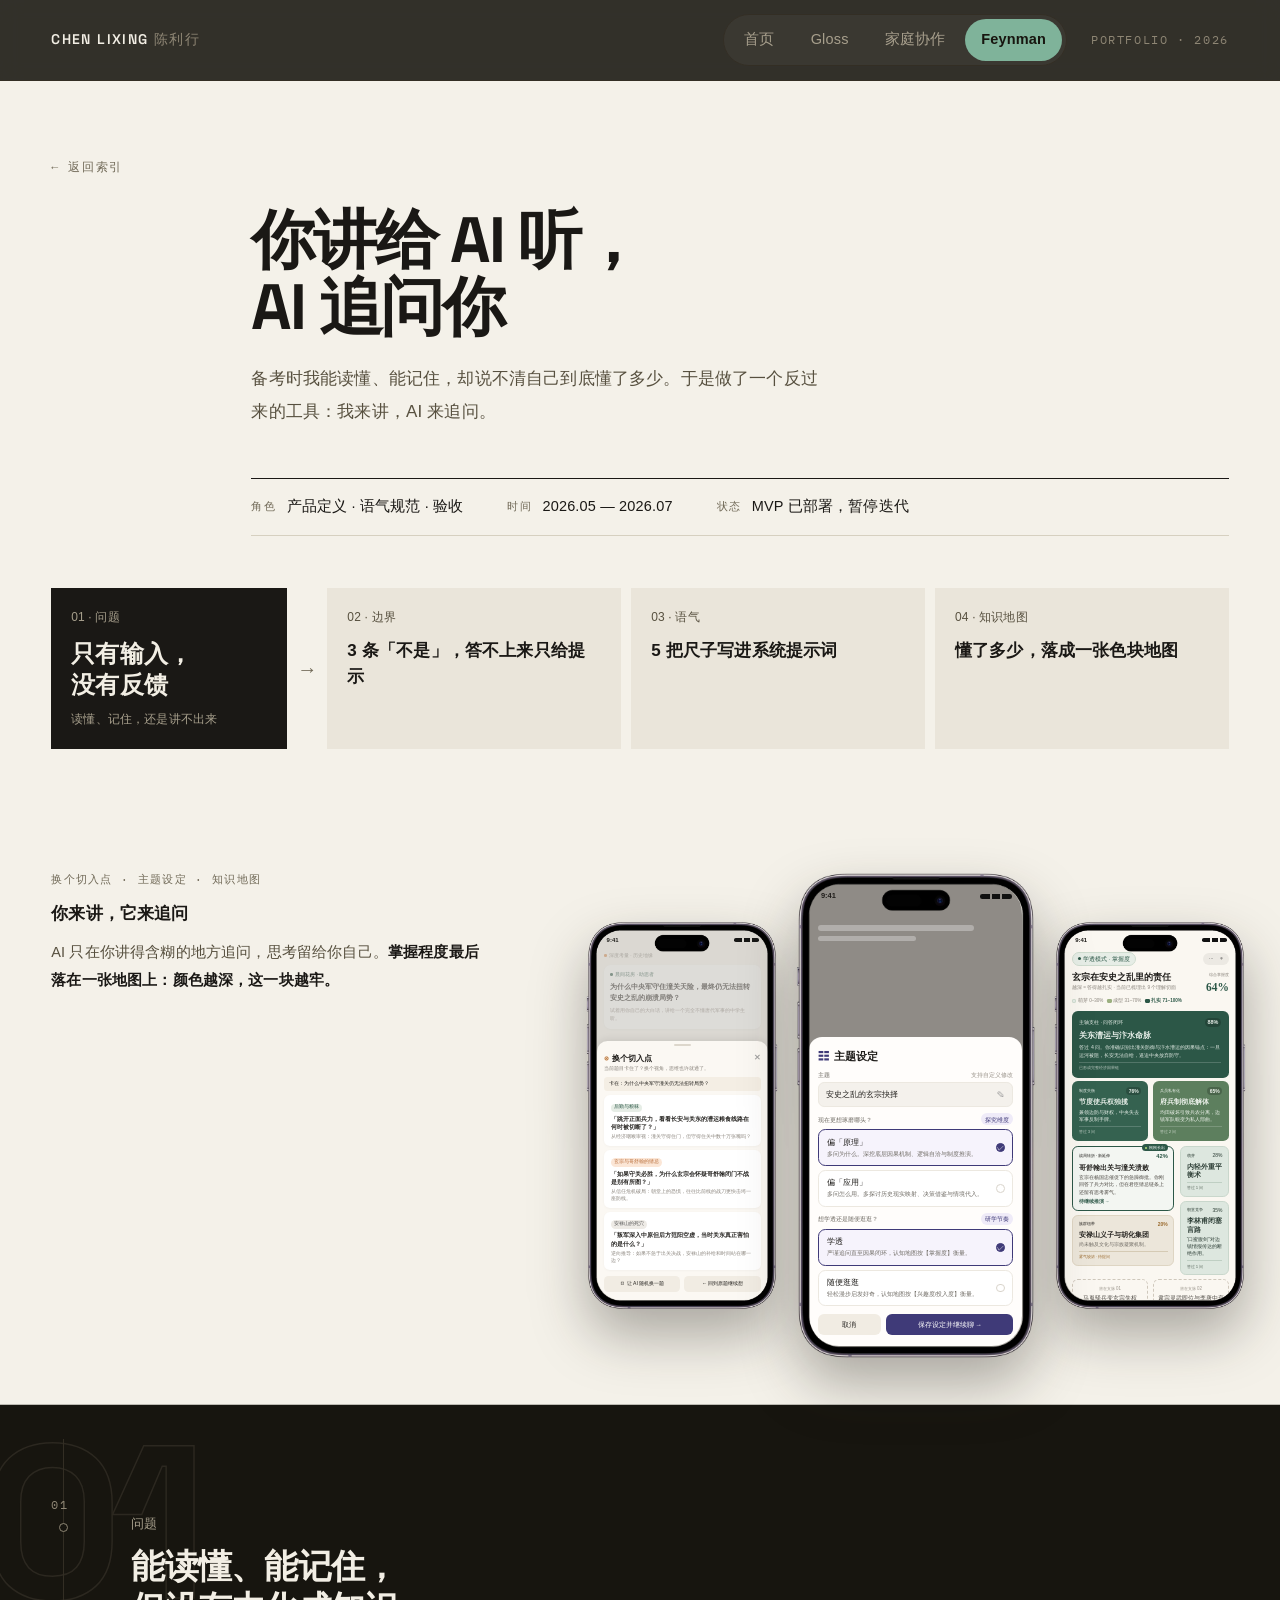
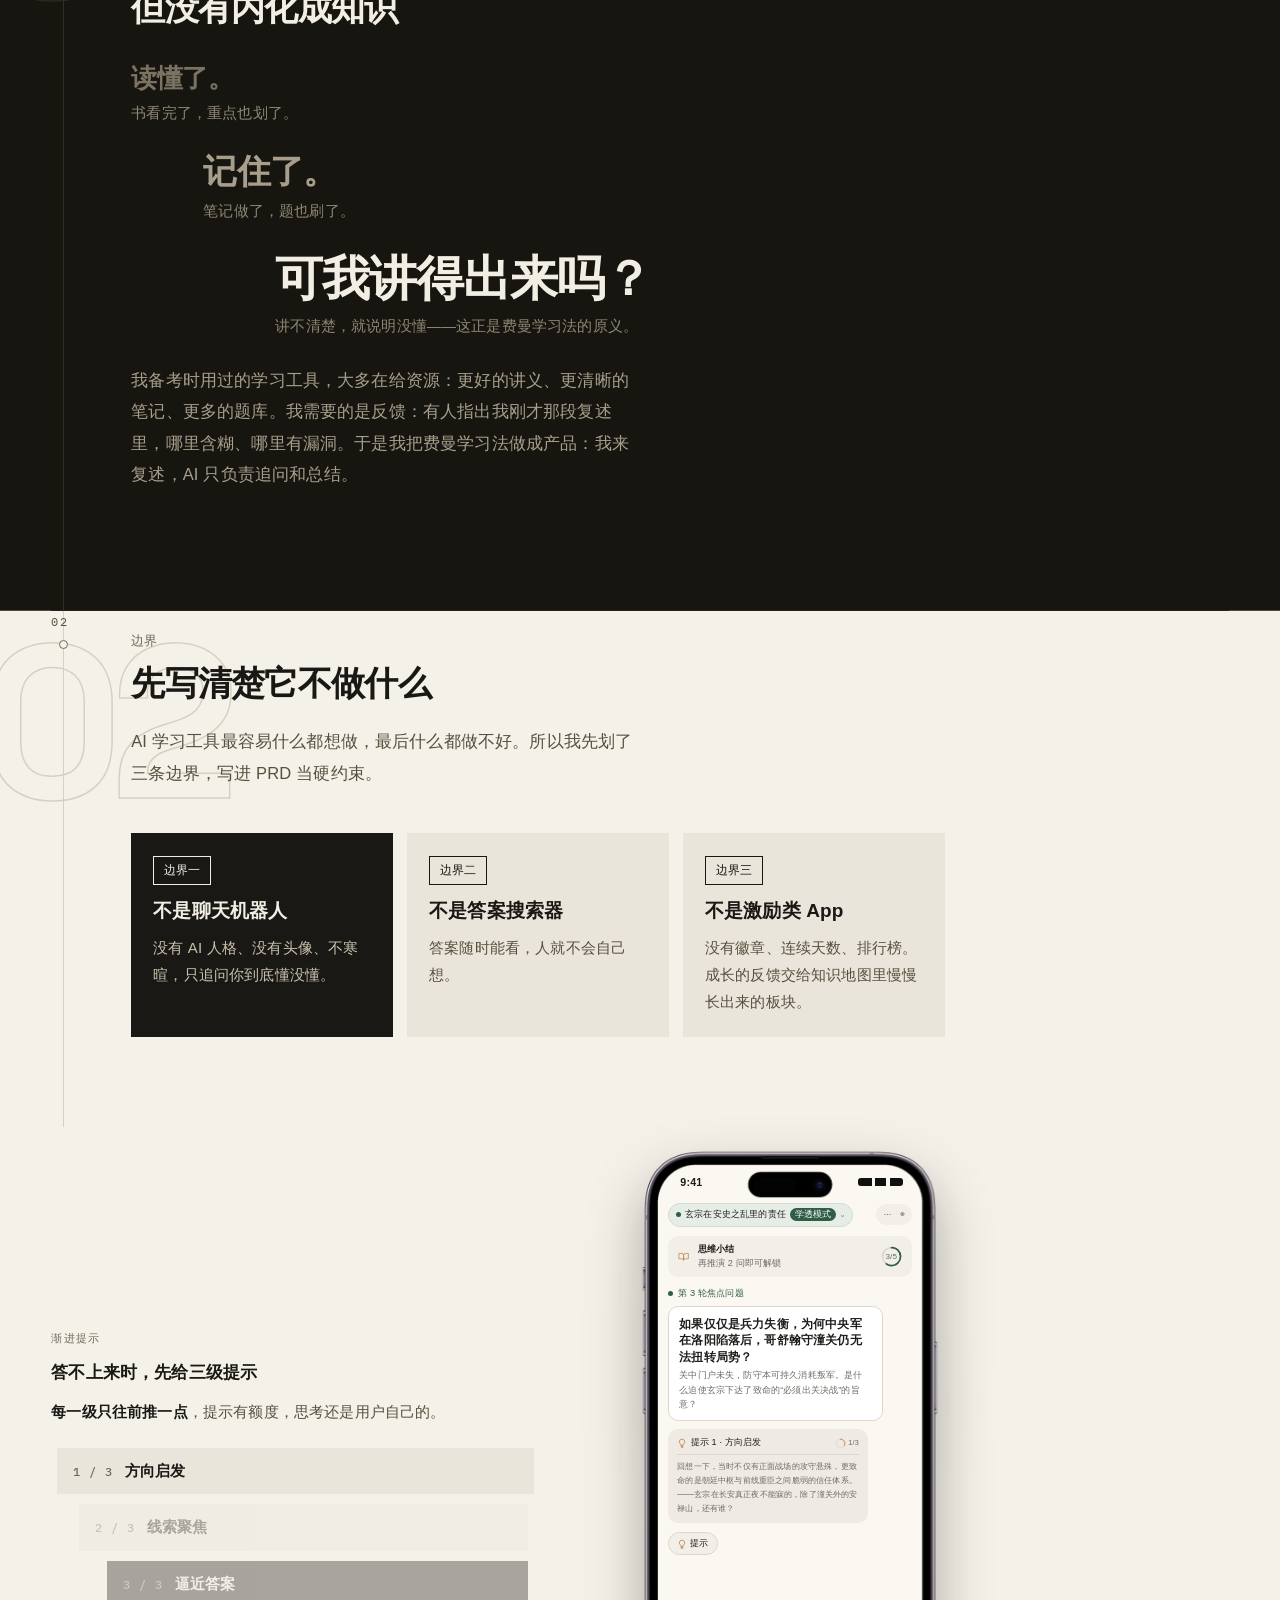
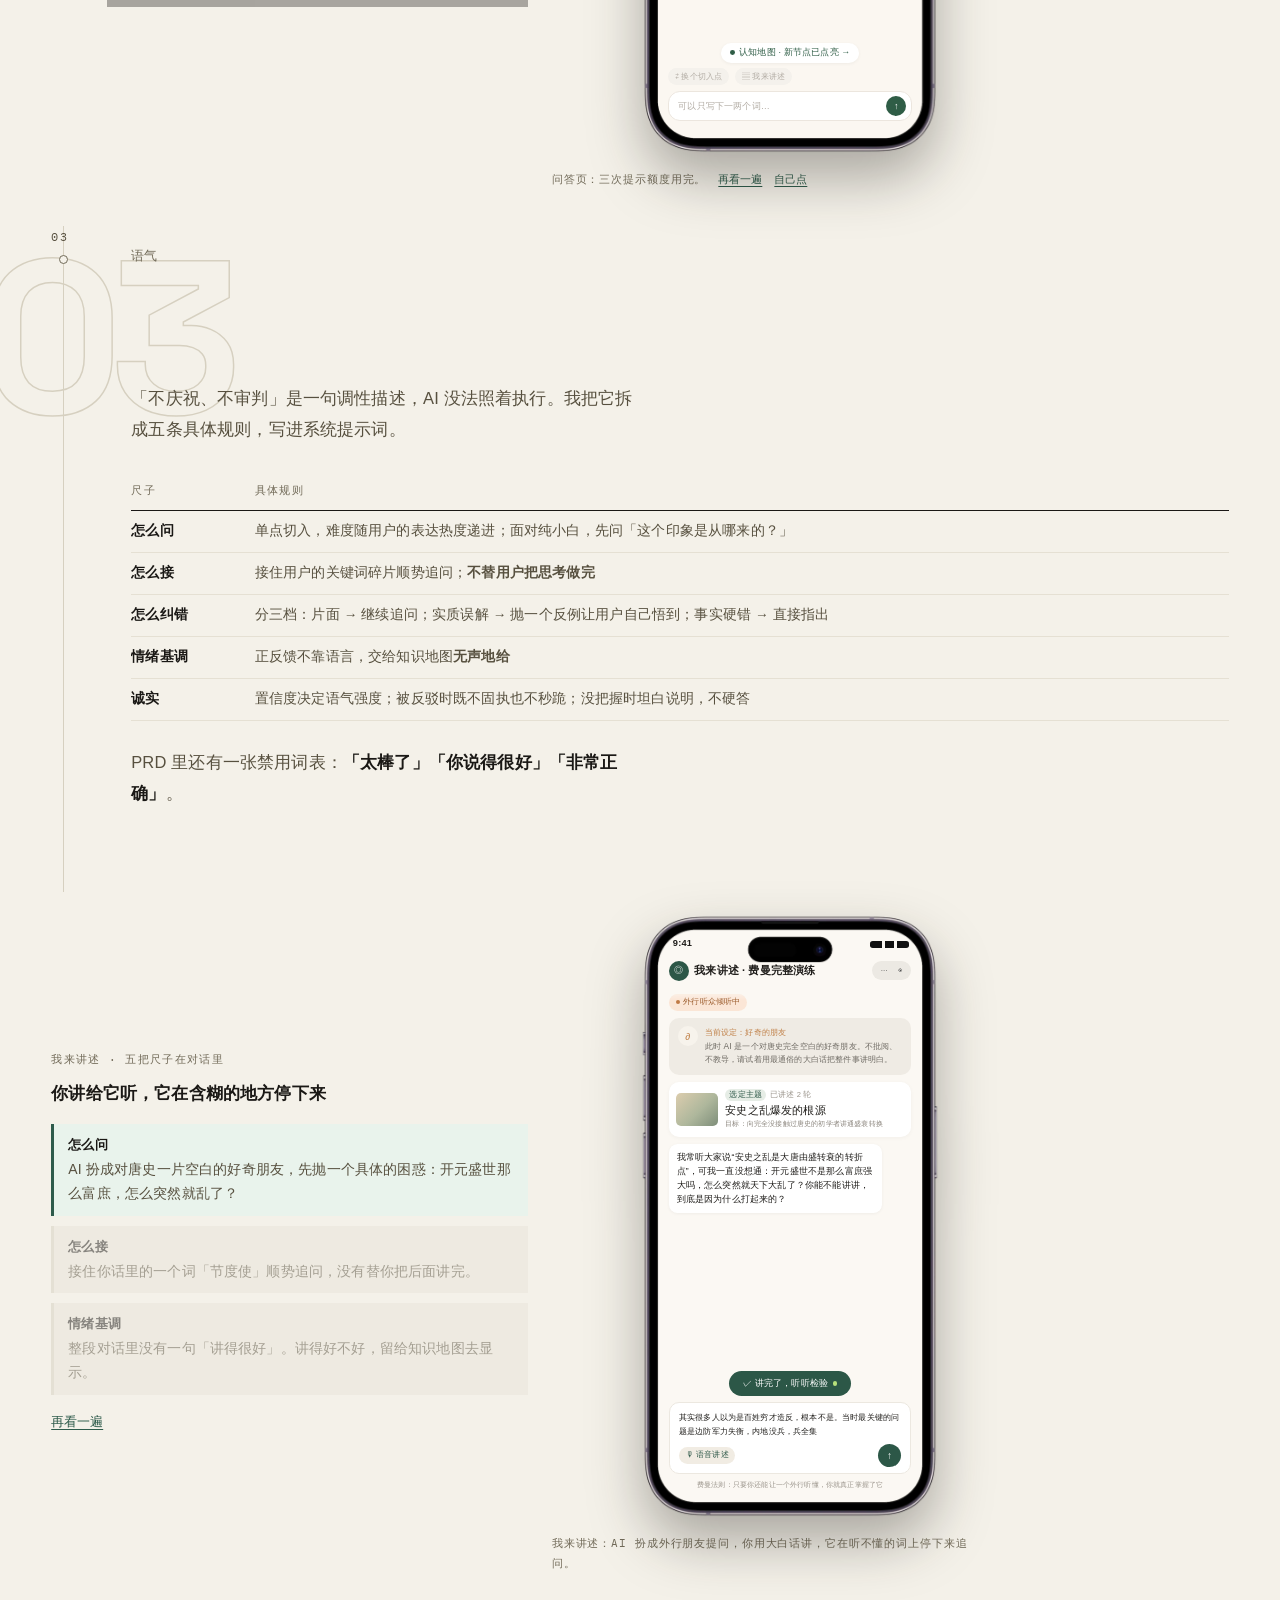
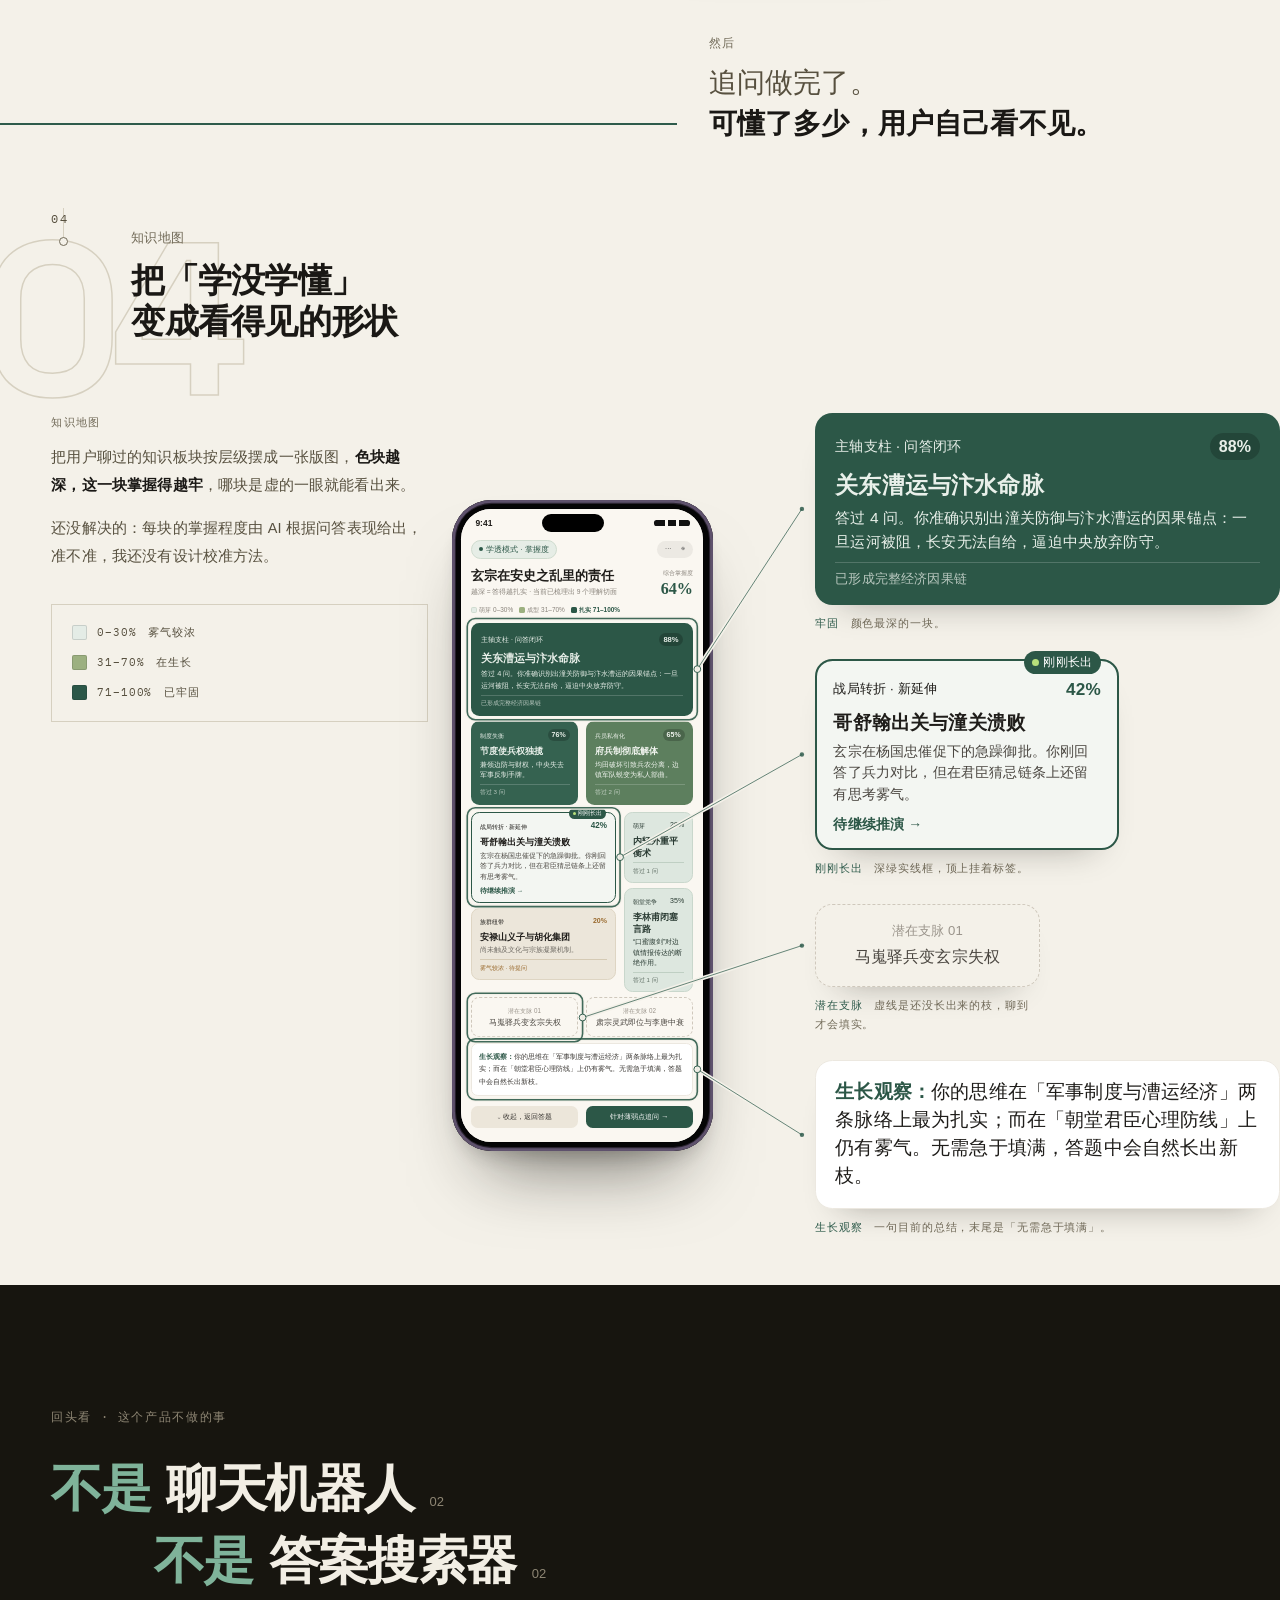
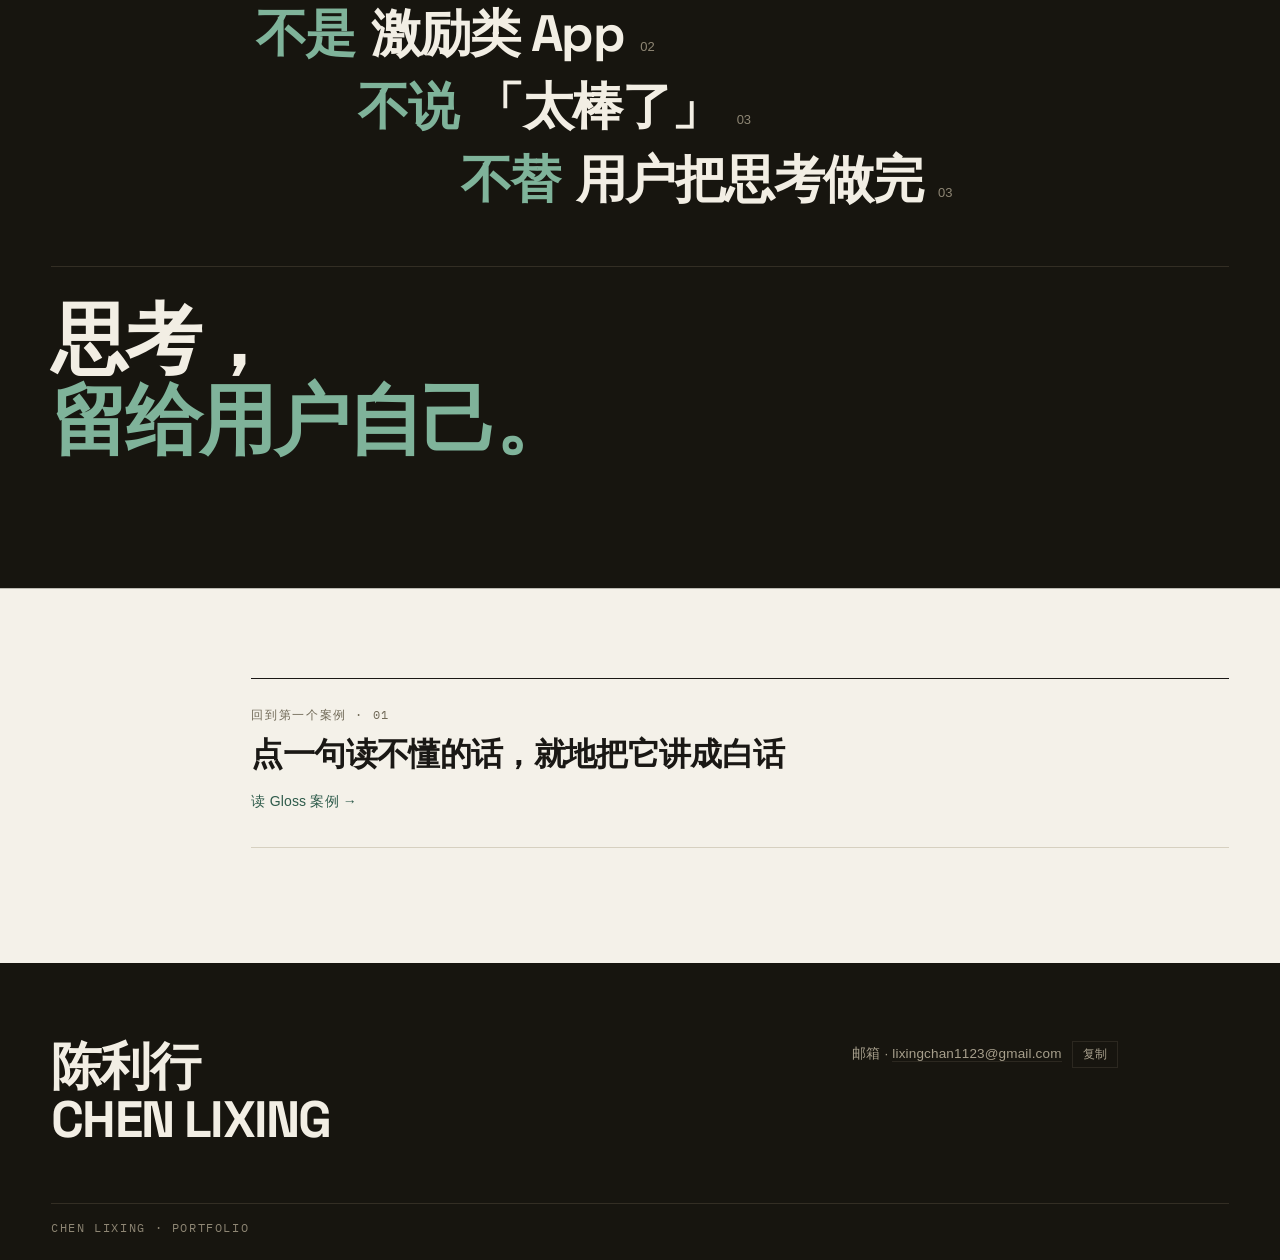
<file: feynman.html>
<!doctype html>
<html lang="zh-CN">
<head>
<meta charset="utf-8">
<meta name="viewport" content="width=device-width, initial-scale=1">
<title>费曼学习助手 · 案例 03 — 你讲给 AI 听，AI 追问你</title>
<meta name="description" content="费曼学习助手的产品推导过程：三条「不是」边界、五把语气尺子、三级渐进提示，以及一张掌握度地图。">
<meta name="theme-color" content="#17150F">
<link rel="icon" href="assets/favicon.svg" type="image/svg+xml">
<link rel="apple-touch-icon" href="assets/apple-touch-icon.png">
<meta property="og:type" content="website">
<meta property="og:site_name" content="陈利行 · 作品集">
<meta property="og:title" content="费曼学习助手 · 案例 03 — 你讲给 AI 听，AI 追问你">
<meta property="og:description" content="费曼学习助手的产品推导过程：三条「不是」边界、五把语气尺子、三级渐进提示，以及一张掌握度地图。">
<meta property="og:url" content="https://clara-lixing.kicp.fun/feynman.html">
<meta property="og:image" content="https://clara-lixing.kicp.fun/assets/og.png">
<meta property="og:image:width" content="1200">
<meta property="og:image:height" content="630">
<meta name="twitter:card" content="summary_large_image">
<link rel="preload" href="assets/fonts/space-grotesk-latin-wght-normal.woff2" as="font" type="font/woff2" crossorigin>
<link rel="preload" href="assets/fonts/ibm-plex-mono-latin-400-normal.woff2" as="font" type="font/woff2" crossorigin>
<link rel="stylesheet" href="assets/merged.css">

<!--
  ══════════════════════════════════════════════════════════════
  ✏️  改文案指南 · 费曼案例页 feynman.html
  ──────────────────────────────────────────────────────────────
  怎么改：用记事本或 VS Code 打开本文件，Ctrl+F 搜下面【】里的
          几个字，找到后只改标签之间的中文。存盘，浏览器按 F5。

  本页共 4 个章节（01 — 04）。每章：眉题（小字）→ 大标题 → 正文。可改位置：
    【← 返回索引】               页首左上角的返回链接（三个页面都有）
    【你讲给 AI 听】             页首大标题（<br> 是换行符）
    【备考时我能读懂】            页首导语
    【角色】/【时间】/【状态】     大标题下方那三行规格（⚠️ 状态不写暂停迭代的原因）
    【章节导航】                 规格下方的四块导航
    【你来讲，它来追问】          三张手机截图那段
    【能读懂、能记住】            章节 01（深色开场，三行阶梯）
    【先写清楚它不做什么】        章节 02（三张边界卡并排）
    【答不上来时，先给三级提示】   渐进提示那段
    【五把能执行的尺子】          章节 03（下面那张表格每格都可改）
    【你讲给它听】               「我来讲述」对话演示旁边那段（三条说明对应表格里的尺子）
    【可懂了多少】               第 03、04 章之间那一屏间奏
    【变成看得见的形状】          章节 04（知识地图）
    【回头看】                   页尾深色收尾（最后一句【留给用户自己】）
    【回到第一个案例 · 01】       页末跳到 Gloss 案例的那张卡
    【陈利行】                   页脚姓名
  ──────────────────────────────────────────────────────────────
  ⚠️ 右侧那些小字方框（class="facts"）是「旁注」，也可以改，
     它们和正文讲的是不同角度，改的时候注意别和正文说重复的话。
  ⚠️ 知识地图那一节是「完整手机 + 4 张同倍率放大卡」，图里的百分比数字
     来自真实截图，改文字时不要改这些数字。
  ⚠️ 四条铁律
     1. 只改中文。不要删除或改动 < > " " 这些符号，也不要动
        class="..." 里面的内容 —— 那是控制样式的。
     2. 要换行，写 <br>（例：第一行<br>第二行）。
     3. 改完一定要存盘，再回浏览器刷新才看得到。
     4. 绝对不要用 Word 或 WPS 打开这个文件，会把引号换成中文引号、加一堆乱码标签。
  ══════════════════════════════════════════════════════════════
-->
</head>
<body>

<header class="masthead">
  <div class="masthead-in">
    <div class="brand">CHEN LIXING <span>陈利行</span></div>
    <nav>
      <a href="index.html">首页</a>
      <a href="gloss.html">Gloss</a>
      <a href="family.html">家庭协作</a>
      <a href="feynman.html" aria-current="page">Feynman</a>
    </nav>
    <div class="meta stamp">Portfolio · 2026</div>
  </div>
</header>

<!-- ══════════════════ 费曼案例 ══════════════════
     节奏：页首导航 → 01 深色开场（读懂 → 记住 → 讲得出来吗）→ 02 边界 + 渐进提示
     → 03 语气五把尺子 → 间奏 → 04 知识地图（视觉高潮）→ 收尾揭示 -->
<section class="page" id="feynman">
  <div class="grid12 case-head">
    <a class="back mono" href="index.html#index">← 返回索引</a>
    <h1>你讲给 AI 听，<br>AI 追问你</h1>
    <p class="case-dek">备考时我能读懂、能记住，却说不清自己到底懂了多少。于是做了一个反过来的工具：我来讲，AI 来追问。</p>
    <dl class="spec">
      <div><dt>角色</dt><dd>产品定义 · 语气规范 · 验收</dd></div>
      <div><dt>时间</dt><dd>2026.05 — 2026.07</dd></div>
      <div><dt>状态</dt><dd>MVP 已部署，暂停迭代</dd></div>
    </dl>

    <!-- 章节导航：每块一句话，点了跳到对应章节 -->
    <nav class="thread" aria-label="章节导航">
      <a class="thread-problem" href="#f01">
        <span class="k">01 · 问题</span>
        <strong>只有输入，<br>没有反馈</strong>
        <span class="s">读懂、记住，还是讲不出来</span>
      </a>
      <span class="thread-arrow" aria-hidden="true">→</span>
      <a href="#f02">
        <span class="k">02 · 边界</span>
        <strong>3 条「不是」，答不上来只给提示</strong>
      </a>
      <a href="#f03">
        <span class="k">03 · 语气</span>
        <strong>5 把尺子写进系统提示词</strong>
      </a>
      <a href="#f04">
        <span class="k">04 · 知识地图</span>
        <strong>懂了多少，落成一张色块地图</strong>
      </a>
    </nav>
  </div>

  <div class="grid12">
    <div class="plate-lead">
      <span class="plate-tag">换个切入点 · 主题设定 · 知识地图</span>
      <h3>你来讲，它来追问</h3>
      <p>AI 只在你讲得含糊的地方追问，思考留给你自己。<strong>掌握程度最后落在一张地图上：颜色越深，这一块越牢。</strong></p>
    </div>

    <figure class="plate">
      <div class="devices">
        <!-- 三部手机都是 HTML 重搭的界面（不是截图）：前两部能点 —— 选一个切入点换题、改主题设定。 -->
        <div class="phone d14 fz lite" data-init="" aria-label="费曼「换个切入点」抽屉：当前题目卡住时，从后勤粮秣、君臣猜忌、逆向推导三个角度换一种问法">
          <div class="scr">
            <div class="fs">
              <div class="fm-sb"><b>9:41</b><i class="fm-island"></i><span class="fm-sys"></span></div>
              <div class="fs-bg">
                <p class="fs-crumb"><i></i>深度考量 · 历史地缘</p>
                <div class="fs-q">
                  <p class="fs-who"><i></i>晨间花房 · 助思者</p>
                  <p class="fs-qt" data-when="ang=">为什么中央军守住潼关天险，最终仍无法扭转安史之乱的崩溃局势？</p>
                  <p class="fs-qt st-off" data-when="ang=a">跳开正面兵力，看看长安与关东的漕运粮食线路在何时被切断了？</p>
                  <p class="fs-qt st-off" data-when="ang=b">如果守关必胜，为什么玄宗会怀疑哥舒翰闭门不战是别有所图？</p>
                  <p class="fs-qt st-off" data-when="ang=c">叛军深入中原但后方范阳空虚，当时关东真正害怕的是什么？</p>
                  <p class="fs-qs">试着用你自己的大白话，讲给一个完全不懂唐代军事的中学生听。</p>
                </div>
                <p class="fs-reopen st-off" data-when="open=no" data-set="open=">⊘ 换个切入点</p>
              </div>
              <div class="fs-dim" data-when="open=" data-set="open=no"></div>
              <div class="fs-sheet" data-when="open=">
                <p class="fs-h"><span>⊘</span>换个切入点<b data-set="open=no">✕</b></p>
                <p class="fs-sub">当前题目卡住了？换个视角，思维也许就通了。</p>
                <p class="fs-stuck">卡在：为什么中央军守潼关仍无法扭转局势？</p>
                <div class="fs-card" data-set="ang=a; open=no"><span class="fs-tag g">后勤与粮秣</span><p class="fs-ct">「跳开正面兵力，看看长安与关东的漕运粮食线路在何时被切断了？」</p><p class="fs-cs">从经济咽喉审视：潼关守得住门，但守得住关中数十万张嘴吗？</p></div>
                <div class="fs-card" data-set="ang=b; open=no"><span class="fs-tag o">玄宗与哥舒翰的猜忌</span><p class="fs-ct">「如果守关必胜，为什么玄宗会怀疑哥舒翰闭门不战是别有所图？」</p><p class="fs-cs">从信任危机破局：朝堂上的恐惧，往往比前线的战刀更快击垮一座防线。</p></div>
                <div class="fs-card" data-set="ang=c; open=no"><span class="fs-tag">安禄山的死穴</span><p class="fs-ct">「叛军深入中原但后方范阳空虚，当时关东真正害怕的是什么？」</p><p class="fs-cs">逆向推导：如果不急于出关决战，安禄山的补给和时间站在哪一边？</p></div>
                <div class="fs-btns"><span data-set="ang=c; open=no">⚄ 让 AI 随机换一题</span><span data-set="ang=; open=no">← 回到原题继续想</span></div>
              </div>
            </div>
          </div>
        </div>
        <div class="phone d14 fz lite" data-init="dim=yl; pace=xt" aria-label="费曼主题设定：把「探究维度」与「研学节奏」重新定义一遍">
          <div class="scr">
            <div class="fc">
              <div class="fm-sb"><b>9:41</b><i class="fm-island"></i><span class="fm-sys"></span></div>
              <div class="fc-bg"><span class="bar"></span><span class="bar s"></span></div>
              <div class="fc-sheet">
                <p class="fc-h"><span>☷</span>主题设定</p>
                <p class="fc-l"><span>主题</span><small>支持自定义修改</small></p>
                <p class="fc-in">安史之乱的玄宗抉择<span>✎</span></p>
                <p class="fc-l"><span>现在更想琢磨哪头？</span><em>探究维度</em></p>
                <div class="fc-opt on" data-set="dim=yl; saved=" data-on="dim=yl"><p class="t">偏「原理」</p><p class="s">多问为什么。深挖底层因果机制、逻辑自洽与制度推演。</p></div>
                <div class="fc-opt" data-set="dim=yy; saved=" data-on="dim=yy"><p class="t">偏「应用」</p><p class="s">多问怎么用。多探讨历史现实映射、决策借鉴与情境代入。</p></div>
                <p class="fc-l"><span>想学透还是随便逛逛？</span><em>研学节奏</em></p>
                <div class="fc-opt on" data-set="pace=xt; saved=" data-on="pace=xt"><p class="t">学透</p><p class="s">严谨追问直至因果闭环，认知地图按【掌握度】衡量。</p></div>
                <div class="fc-opt" data-set="pace=gg; saved=" data-on="pace=gg"><p class="t">随便逛逛</p><p class="s">轻松漫步启发好奇，认知地图按【兴趣度/投入度】衡量。</p></div>
                <div class="fc-btns"><span data-set="dim=yl; pace=xt; saved=">取消</span><span class="pri" data-set="saved=1">保存设定并继续聊 →</span></div>
                <p class="fc-toast st-off" data-when="saved=1">已保存 · 接下来的追问按新设定来</p>
              </div>
            </div>
          </div>
        </div>
        <div class="phone d14 fz" aria-label="费曼知识地图：综合掌握度 64%，各知识板块按掌握度显示深浅">
          <div class="scr fm-scr">
            <div class="fmap">
  <div class="fm-sb"><b>9:41</b><i class="fm-island"></i><span class="fm-sys"></span></div>
  <div class="fm-top"><span class="fm-pill"><i></i>学透模式 · 掌握度</span><span class="fm-caps"><i>···</i><i>◉</i></span></div>
  <div class="fm-head"><div><p class="fm-title">玄宗在安史之乱里的责任</p><p class="fm-sub">越深 = 答得越扎实 · 当前已梳理出 9 个理解切面</p></div><p class="fm-score"><small>综合掌握度</small><b>64%</b></p></div>
  <p class="fm-legend"><span><i class="l1"></i>萌芽 0–30%</span><span><i class="l2"></i>成型 31–70%</span><span class="b"><i class="l3"></i>扎实 71–100%</span></p>
  <div class="fm-body">
    <div class="fm-b k3 full"><p class="fm-lab"><span>主轴支柱 · 问答闭环</span><b>88%</b></p><p class="fm-tt">关东漕运与汴水命脉</p><p class="fm-bd">答过 4 问。你准确识别出潼关防御与汴水漕运的因果锚点：一旦运河被阻，长安无法自给，逼迫中央放弃防守。</p><p class="fm-ft">已形成完整经济因果链</p></div>
    <div class="fm-r2"><div class="fm-b k3b"><p class="fm-lab"><span>制度失衡</span><b>76%</b></p><p class="fm-tt">节度使兵权独揽</p><p class="fm-bd">兼领边防与财权，中央失去军事反制手牌。</p><p class="fm-ft">答过 3 问</p></div><div class="fm-b k2"><p class="fm-lab"><span>兵员私有化</span><b>65%</b></p><p class="fm-tt">府兵制彻底解体</p><p class="fm-bd">均田破坏引致兵农分离，边镇军队蜕变为私人部曲。</p><p class="fm-ft">答过 2 问</p></div></div>
    <div class="fm-r3"><div class="fm-col"><div class="fm-b new"><span class="fm-new"><i></i>刚刚长出</span><p class="fm-lab"><span>战局转折 · 新延伸</span><b>42%</b></p><p class="fm-tt">哥舒翰出关与潼关溃败</p><p class="fm-bd">玄宗在杨国忠催促下的急躁御批。你刚回答了兵力对比，但在君臣猜忌链条上还留有思考雾气。</p><p class="fm-ft">待继续推演 →</p></div><div class="fm-b k0"><p class="fm-lab"><span>族群纽带</span><b>20%</b></p><p class="fm-tt">安禄山义子与胡化集团</p><p class="fm-bd">尚未触及文化与宗族凝聚机制。</p><p class="fm-ft">雾气较浓 · 待提问</p></div></div><div class="fm-col"><div class="fm-b k1"><p class="fm-lab"><span>萌芽</span><b>28%</b></p><p class="fm-tt">内轻外重平衡术</p><p class="fm-ft">答过 1 问</p></div><div class="fm-b k1"><p class="fm-lab"><span>朝堂党争</span><b>35%</b></p><p class="fm-tt">李林甫闭塞言路</p><p class="fm-bd">“口蜜腹剑”对边镇情报传达的断绝作用。</p><p class="fm-ft">答过 1 问</p></div></div></div>
    <div class="fm-r2"><div class="fm-b dash"><p class="fm-lab2">潜在支脉 01</p><p class="fm-tt2">马嵬驿兵变玄宗失权</p></div><div class="fm-b dash"><p class="fm-lab2">潜在支脉 02</p><p class="fm-tt2">肃宗灵武即位与李唐中衰</p></div></div>
    <div class="fm-obs"><p><b>生长观察：</b>你的思维在「军事制度与漕运经济」两条脉络上最为扎实；而在「朝堂君臣心理防线」上仍有雾气。无需急于填满，答题中会自然长出新枝。</p></div>
  </div>
  <div class="fm-btns"><span>⌄ 收起，返回答题</span><span class="pri">针对薄弱点追问 →</span></div>
</div>
          </div>
        </div>
      </div>
    </figure>
  </div>

  <div class="grid12 chain">

    <!-- 01 开场：深色底，读懂 → 记住 → 讲得出来吗（阶梯放大） -->
    <div class="step is-dark" id="f01">
      <span class="ghost-no" aria-hidden="true">01</span>
      <div class="rail"><span class="step-num">01</span><span class="node"></span></div>
      <div class="step-body">
        <p class="step-kicker">问题</p>
        <h2>能读懂、能记住，<br>但没有内化成知识</h2>
        <ul class="stair">
          <li><strong>读懂了。</strong>书看完了，重点也划了。</li>
          <li><strong>记住了。</strong>笔记做了，题也刷了。</li>
          <li><strong>可我讲得出来吗？</strong>讲不清楚，就说明没懂——这正是费曼学习法的原义。</li>
        </ul>
        <p>我备考时用过的学习工具，大多在给资源：更好的讲义、更清晰的笔记、更多的题库。我需要的是反馈：有人指出我刚才那段复述里，哪里含糊、哪里有漏洞。于是我把费曼学习法做成产品：我来复述，AI 只负责追问和总结。</p>
      </div>
    </div>

    <!-- 02 边界：三条「不是」+ 渐进提示 -->
    <div class="step" id="f02">
      <span class="ghost-no" aria-hidden="true">02</span>
      <div class="rail"><span class="step-num">02</span><span class="node"></span></div>
      <div class="step-body">
        <p class="step-kicker">边界</p>
        <h2>先写清楚它不做什么</h2>
        <p>AI 学习工具最容易什么都想做，最后什么都做不好。所以我先划了三条边界，写进 PRD 当硬约束。</p>
      </div>
      <div class="step-body step-after">
        <div class="decisions three">
          <div class="decision kill">
            <span class="label">边界一</span>
            <h4>不是聊天机器人</h4>
            <p>没有 AI 人格、没有头像、不寒暄，只追问你到底懂没懂。</p>
          </div>
          <div class="decision">
            <span class="label">边界二</span>
            <h4>不是答案搜索器</h4>
            <p>答案随时能看，人就不会自己想。</p>
          </div>
          <div class="decision">
            <span class="label">边界三</span>
            <h4>不是激励类 App</h4>
            <p>没有徽章、连续天数、排行榜。成长的反馈交给知识地图里慢慢长出来的板块。</p>
          </div>
        </div>
      </div>
    </div>

    <div class="plate-lead hint-plate-lead">
      <span class="plate-tag">渐进提示</span>
      <h3>答不上来时，先给三级提示</h3>
      <p><strong>每一级只往前推一点</strong>，提示有额度，思考还是用户自己的。</p>
      <ol class="hint-steps">
        <li><b>1 / 3</b><span>方向启发</span></li>
        <li><b>2 / 3</b><span>线索聚焦</span></li>
        <li><b>3 / 3</b><span>逼近答案</span></li>
      </ol>
    </div>

    <!-- 三级提示：用 HTML 重搭的问答页（照着素材「问答页-三个提示额度全部使用完毕」），不是截图。
         HTML 写的是三次额度都用完的样子：没有脚本、或开了「减少动态效果」时就看这一帧。
         assets/feynman-hints.js 滚到眼前才从「一条提示都没有」开始播：点一下出一级，额度圈 1/3 → 3/3。 -->
    <figure class="chain-plate hint-plate">
      <div class="phone d14 fq" aria-label="问答页演示：连点三次「提示」，三级提示逐级展开，额度用完">
        <div class="scr">
          <div class="fq-screen">
            <div class="fq-status"><b>9:41</b><i class="fq-island"></i><span class="fq-sys"></span></div>
            <div class="fq-top">
              <span class="fq-topic"><i class="dot"></i>玄宗在安史之乱里的责任<em>学透模式</em><span class="chev">⌄</span></span>
              <span class="fq-menu"><i>···</i><i>◉</i></span>
            </div>
            <div class="fq-summary">
              <svg viewBox="0 0 20 16" aria-hidden="true"><path d="M1.5 2.5h5.5a3 3 0 0 1 3 3v9a2.5 2.5 0 0 0-2.5-2.5H1.5zM18.5 2.5H13a3 3 0 0 0-3 3v9a2.5 2.5 0 0 1 2.5-2.5h6z" fill="none" stroke="currentColor" stroke-width="1.3"/></svg>
              <p><b>思维小结</b><span>再推演 2 问即可解锁</span></p>
              <span class="fq-summary-ring"><svg viewBox="0 0 20 20" aria-hidden="true"><circle cx="10" cy="10" r="8.5"/><circle class="arc" cx="10" cy="10" r="8.5" pathLength="5" style="stroke-dasharray:3 5"/></svg>3/5</span>
            </div>
            <div class="fq-feed">
              <div class="fq-feed-in">
                <p class="fq-round"><i class="dot"></i>第 3 轮焦点问题</p>
                <div class="fq-q">
                  <p class="fq-q-title">如果仅仅是兵力失衡，为何中央军在洛阳陷落后，哥舒翰守潼关仍无法扭转局势？</p>
                  <p class="fq-q-sub">关中门户未失，防守本可持久消耗叛军。是什么迫使玄宗下达了致命的“必须出关决战”的旨意？</p>
                </div>
                <div class="fq-hint" data-hint="1"><div><div class="fq-card">
                  <p class="fq-hint-head"><svg viewBox="0 0 16 16" aria-hidden="true"><path d="M8 1.8a4.3 4.3 0 0 0-2.6 7.7c.5.4.8.9.8 1.5v.6h3.6V11c0-.6.3-1.1.8-1.5A4.3 4.3 0 0 0 8 1.8z" fill="none" stroke="currentColor" stroke-width="1.3"/><path d="M6.4 13.3h3.2M6.9 14.8h2.2" stroke="currentColor" stroke-width="1.3" stroke-linecap="round"/></svg><span>提示 1 · 方向启发</span><span class="fq-quota"><svg viewBox="0 0 20 20" aria-hidden="true"><circle cx="10" cy="10" r="8"/><circle class="arc" cx="10" cy="10" r="8" pathLength="3" style="stroke-dasharray:1 3"/></svg>1/3</span></p>
                  <p class="fq-hint-body">回想一下，当时不仅有正面战场的攻守悬殊，更致命的是朝廷中枢与前线重臣之间脆弱的信任体系。——玄宗在长安真正夜不能寐的，除了潼关外的安禄山，还有谁？</p>
                </div></div></div>
                <div class="fq-hint" data-hint="2"><div><div class="fq-card">
                  <p class="fq-hint-head"><svg viewBox="0 0 16 16" aria-hidden="true"><path d="M8 1.8a4.3 4.3 0 0 0-2.6 7.7c.5.4.8.9.8 1.5v.6h3.6V11c0-.6.3-1.1.8-1.5A4.3 4.3 0 0 0 8 1.8z" fill="none" stroke="currentColor" stroke-width="1.3"/><path d="M6.4 13.3h3.2M6.9 14.8h2.2" stroke="currentColor" stroke-width="1.3" stroke-linecap="round"/></svg><span>提示 2 · 线索聚焦</span><span class="fq-quota"><svg viewBox="0 0 20 20" aria-hidden="true"><circle cx="10" cy="10" r="8"/><circle class="arc" cx="10" cy="10" r="8" pathLength="3" style="stroke-dasharray:2 3"/></svg>2/3</span></p>
                  <p class="fq-hint-body">关注前线将领与宰相的宿怨。哥舒翰手握重兵驻扎潼关，而宰相杨国忠在长安坐卧难安，担心哥舒翰一旦平叛或回师，剑锋会指向谁？流言与猜忌是如何进入玄宗耳中的？</p>
                </div></div></div>
                <div class="fq-hint" data-hint="3"><div><div class="fq-card">
                  <p class="fq-hint-head"><svg viewBox="0 0 16 16" aria-hidden="true"><path d="M8 1.8a4.3 4.3 0 0 0-2.6 7.7c.5.4.8.9.8 1.5v.6h3.6V11c0-.6.3-1.1.8-1.5A4.3 4.3 0 0 0 8 1.8z" fill="none" stroke="currentColor" stroke-width="1.3"/><path d="M6.4 13.3h3.2M6.9 14.8h2.2" stroke="currentColor" stroke-width="1.3" stroke-linecap="round"/></svg><span>提示 3 · 逼近答案</span><span class="fq-quota"><svg viewBox="0 0 20 20" aria-hidden="true"><circle cx="10" cy="10" r="8"/><circle class="arc" cx="10" cy="10" r="8" pathLength="3" style="stroke-dasharray:3 3"/></svg>3/3</span></p>
                  <p class="fq-hint-body">杨国忠构陷哥舒翰欲谋己，哥舒翰欲诛杨国忠，将相猜嫌达至顶点。玄宗疑心哥舒翰拥兵自重、居心叵测，深恐出现第二个安禄山。为削其兵权并打破对峙，玄宗听信谗言严旨催逼出战，终致灵宝之败、潼关失守。</p>
                </div></div></div>
                <p class="fq-ask-row"><span class="fq-ask is-spent" role="button"><svg viewBox="0 0 16 16" aria-hidden="true"><path d="M8 1.8a4.3 4.3 0 0 0-2.6 7.7c.5.4.8.9.8 1.5v.6h3.6V11c0-.6.3-1.1.8-1.5A4.3 4.3 0 0 0 8 1.8z" fill="none" stroke="currentColor" stroke-width="1.3"/><path d="M6.4 13.3h3.2M6.9 14.8h2.2" stroke="currentColor" stroke-width="1.3" stroke-linecap="round"/></svg><span class="when-left">提示</span><span class="when-spent">提示已用完</span></span></p>
              </div>
            </div>
            <div class="fq-bottom">
              <p class="fq-map"><i class="dot"></i>认知地图 · 新节点已点亮 →</p>
              <p class="fq-tools"><span>⇄ 换个切入点</span><span>▤ 我来讲述</span></p>
              <p class="fq-input"><span>可以只写下一两个词…</span><b>↑</b></p>
            </div>
          </div>
        </div>
      </div>
      <figcaption>问答页：三次提示额度用完。<button type="button" class="fq-replay" hidden>再看一遍</button><button type="button" class="fq-try" hidden>自己点</button></figcaption>
    </figure>

    <!-- 03 语气：五把尺子 -->
    <div class="step" id="f03">
      <span class="ghost-no" aria-hidden="true">03</span>
      <div class="rail"><span class="step-num">03</span><span class="node"></span></div>
      <div class="step-body">
        <p class="step-kicker">语气</p>
        <h2>把语气写成<br>五把能执行的尺子</h2>
        <p>「不庆祝、不审判」是一句调性描述，AI 没法照着执行。我把它拆成五条具体规则，写进系统提示词。</p>
        <div class="table-wrap fit">
          <table>
            <thead><tr><th>尺子</th><th>具体规则</th></tr></thead>
            <tbody>
              <tr><td>怎么问</td><td>单点切入，难度随用户的表达热度递进；面对纯小白，先问「这个印象是从哪来的？」</td></tr>
              <tr><td>怎么接</td><td>接住用户的关键词碎片顺势追问；<strong>不替用户把思考做完</strong></td></tr>
              <tr><td>怎么纠错</td><td>分三档：片面 → 继续追问；实质误解 → 抛一个反例让用户自己悟到；事实硬错 → 直接指出</td></tr>
              <tr><td>情绪基调</td><td>正反馈不靠语言，交给知识地图<strong>无声地给</strong></td></tr>
              <tr><td>诚实</td><td>置信度决定语气强度；被反驳时既不固执也不秒跪；没把握时坦白说明，不硬答</td></tr>
            </tbody>
          </table>
        </div>
        <p>PRD 里还有一张禁用词表：<strong>「太棒了」「你说得很好」「非常正确」</strong>。</p>
      </div>
    </div>

    <!-- 间奏：引出知识地图 -->
    <!-- 「我来讲述」：HTML 重搭的对话页（照素材「Feynman-我来讲述功能页面」，文字不改）。
         滚到眼前播一遍：你的讲述逐字写进输入框 → 发出去 → AI 抓住「节度使」这个词停下来追问。
         HTML 里写的是播完的样子，没有脚本 / 画布上就看这一帧。脚本 assets/feynman-talk.js。 -->
    <div class="plate-lead talk-lead">
      <span class="plate-tag">我来讲述 · 五把尺子在对话里</span>
      <h3>你讲给它听，它在含糊的地方停下来</h3>
      <ol class="talk-notes">
        <li data-t="1"><b>怎么问</b>AI 扮成对唐史一片空白的好奇朋友，先抛一个具体的困惑：开元盛世那么富庶，怎么突然就乱了？</li>
        <li data-t="2"><b>怎么接</b>接住你话里的一个词「节度使」顺势追问，没有替你把后面讲完。</li>
        <li data-t="3"><b>情绪基调</b>整段对话里没有一句「讲得很好」。讲得好不好，留给知识地图去显示。</li>
      </ol>
      <p class="talk-replay-row"><button type="button" class="talk-replay" hidden>再看一遍</button></p>
    </div>

    <figure class="chain-plate talk-plate">
      <div class="phone d14 fx" aria-label="费曼「我来讲述」：AI 扮成外行朋友提问，你用大白话讲，AI 在没听懂的词上停下来追问">
        <div class="scr">
          <div class="fx-screen">
            <div class="fm-sb"><b>9:41</b><i class="fm-island"></i><span class="fm-sys"></span></div>
            <div class="fx-top"><span class="fx-av">◎</span><b>我来讲述 · 费曼完整演练</b><span class="fm-caps"><i>···</i><i>◉</i></span></div>
            <div class="fx-feed"><div class="fx-feed-in">
              <p class="fx-pill"><i></i>外行听众倾听中</p>
              <div class="fx-set"><span class="fx-ear">∂</span><p><b>当前设定：好奇的朋友</b>此时 AI 是一个对唐史完全空白的好奇朋友。不批阅、不教导，请试着用最通俗的大白话把整件事讲明白。</p></div>
              <div class="fx-topic"><span class="fx-thumb"></span><p><span class="fx-tags"><em>选定主题</em>已讲述 2 轮</span><b>安史之乱爆发的根源</b><small>目标：向完全没接触过唐史的初学者讲通盛衰转换</small></p></div>
              <p class="fx-b ai">我常听大家说“安史之乱是大唐由盛转衰的转折点”，可我一直没想通：开元盛世不是那么富庶强大吗，怎么突然就天下大乱了？你能不能讲讲，到底是因为什么打起来的？</p>
              <p class="fx-b me" data-step="me">其实很多人以为是百姓穷才造反，根本不是。当时最关键的问题是边防军力失衡，内地没兵，兵全集中在边疆<mark>节度使</mark>手里。唐玄宗为了制衡还让安禄山一人兼领了三镇兵权，手里握着近二十万精兵，而京城能调动的主力连一万都不到。这种外重内轻的局面，一旦边将起异心，长安根本无险可守。</p>
              <div class="fx-b ai" data-step="ask"><span class="fx-q">? 稍等，有个词没听懂</span><p>等等，“节度使”到底是个什么官呀？照理说皇帝最大，朝廷为什么要把那么多军队单独交给他一个人管呢？是不是边关打仗必须这么做？</p></div>
            </div></div>
            <div class="fx-bottom">
              <p class="fx-done">✓ 讲完了，听听检验 <i></i></p>
              <div class="fx-input"><p class="fx-typing" data-typing>开始讲吧，就像讲给完全不懂的朋友听...</p><p class="fx-tools"><span>🎙︎ 语音讲述</span><b>↑</b></p></div>
              <p class="fx-law">费曼法则：只要你还能让一个外行听懂，你就真正掌握了它</p>
            </div>
          </div>
        </div>
      </div>
      <figcaption>我来讲述：AI 扮成外行朋友提问，你用大白话讲，它在听不懂的词上停下来追问。</figcaption>
    </figure>

    <div class="interlude">
      <span class="mono">然后</span>
      <p>追问做完了。<br><strong>可懂了多少，用户自己看不见。</strong></p>
    </div>

    <!-- 04 知识地图（视觉高潮，保留原有的放大批注与连线） -->
    <div class="step" id="f04">
      <span class="ghost-no" aria-hidden="true">04</span>
      <div class="rail"><span class="step-num">04</span><span class="node"></span></div>
      <div class="step-body">
        <p class="step-kicker">知识地图</p>
        <h2>把「学没学懂」<br>变成看得见的形状</h2>
      </div>
    </div>

    <figure class="map-band">
      <div class="map-lead">
        <span class="plate-tag">知识地图</span>
        <p>把用户聊过的知识板块按层级摆成一张版图，<strong>色块越深，这一块掌握得越牢</strong>，哪块是虚的一眼就能看出来。</p>
        <p>还没解决的：每块的掌握程度由 AI 根据问答表现给出，准不准，我还没有设计校准方法。</p>
      </div>

      <div class="map-legend">
        <p><span class="sw" style="background:#E4ECE6"></span>0–30%　雾气较浓</p>
        <p><span class="sw" style="background:#9CB080"></span>31–70%　在生长</p>
        <p><span class="sw" style="background:#2B5748"></span>71–100%　已牢固</p>
      </div>

      <div class="map-zoom">
        <div class="map-zoom-in">
          <div class="map-zoom-shot">
            <div class="phone">
              <div class="scr fm-scr" aria-label="费曼知识地图完整一屏：综合掌握度 64%，九块已长出的板块按深浅排布，底下两行是还没长出来的潜在支脉，最后一句是生长观察">
                <div class="fmap">
  <div class="fm-sb"><b>9:41</b><i class="fm-island"></i><span class="fm-sys"></span></div>
  <div class="fm-top"><span class="fm-pill"><i></i>学透模式 · 掌握度</span><span class="fm-caps"><i>···</i><i>◉</i></span></div>
  <div class="fm-head"><div><p class="fm-title">玄宗在安史之乱里的责任</p><p class="fm-sub">越深 = 答得越扎实 · 当前已梳理出 9 个理解切面</p></div><p class="fm-score"><small>综合掌握度</small><b>64%</b></p></div>
  <p class="fm-legend"><span><i class="l1"></i>萌芽 0–30%</span><span><i class="l2"></i>成型 31–70%</span><span class="b"><i class="l3"></i>扎实 71–100%</span></p>
  <div class="fm-body">
    <div class="fm-b k3 full" id="fb-pillar" data-blk="pillar"><p class="fm-lab"><span>主轴支柱 · 问答闭环</span><b>88%</b></p><p class="fm-tt">关东漕运与汴水命脉</p><p class="fm-bd">答过 4 问。你准确识别出潼关防御与汴水漕运的因果锚点：一旦运河被阻，长安无法自给，逼迫中央放弃防守。</p><p class="fm-ft">已形成完整经济因果链</p></div>
    <div class="fm-r2"><div class="fm-b k3b" id="fb-jds" data-blk="jds"><p class="fm-lab"><span>制度失衡</span><b>76%</b></p><p class="fm-tt">节度使兵权独揽</p><p class="fm-bd">兼领边防与财权，中央失去军事反制手牌。</p><p class="fm-ft">答过 3 问</p></div><div class="fm-b k2" id="fb-fb" data-blk="fb"><p class="fm-lab"><span>兵员私有化</span><b>65%</b></p><p class="fm-tt">府兵制彻底解体</p><p class="fm-bd">均田破坏引致兵农分离，边镇军队蜕变为私人部曲。</p><p class="fm-ft">答过 2 问</p></div></div>
    <div class="fm-r3"><div class="fm-col"><div class="fm-b new" id="fb-turn" data-blk="turn"><span class="fm-new"><i></i>刚刚长出</span><p class="fm-lab"><span>战局转折 · 新延伸</span><b>42%</b></p><p class="fm-tt">哥舒翰出关与潼关溃败</p><p class="fm-bd">玄宗在杨国忠催促下的急躁御批。你刚回答了兵力对比，但在君臣猜忌链条上还留有思考雾气。</p><p class="fm-ft">待继续推演 →</p></div><div class="fm-b k0" id="fb-hu" data-blk="hu"><p class="fm-lab"><span>族群纽带</span><b>20%</b></p><p class="fm-tt">安禄山义子与胡化集团</p><p class="fm-bd">尚未触及文化与宗族凝聚机制。</p><p class="fm-ft">雾气较浓 · 待提问</p></div></div><div class="fm-col"><div class="fm-b k1" id="fb-nq" data-blk="nq"><p class="fm-lab"><span>萌芽</span><b>28%</b></p><p class="fm-tt">内轻外重平衡术</p><p class="fm-ft">答过 1 问</p></div><div class="fm-b k1" id="fb-lin" data-blk="lin"><p class="fm-lab"><span>朝堂党争</span><b>35%</b></p><p class="fm-tt">李林甫闭塞言路</p><p class="fm-bd">“口蜜腹剑”对边镇情报传达的断绝作用。</p><p class="fm-ft">答过 1 问</p></div></div></div>
    <div class="fm-r2"><div class="fm-b dash" id="fb-b1" data-blk="b1"><p class="fm-lab2">潜在支脉 01</p><p class="fm-tt2">马嵬驿兵变玄宗失权</p></div><div class="fm-b dash" id="fb-b2" data-blk="b2"><p class="fm-lab2">潜在支脉 02</p><p class="fm-tt2">肃宗灵武即位与李唐中衰</p></div></div>
    <div class="fm-obs" id="fb-obs" data-blk="obs"><p><b>生长观察：</b>你的思维在「军事制度与漕运经济」两条脉络上最为扎实；而在「朝堂君臣心理防线」上仍有雾气。无需急于填满，答题中会自然长出新枝。</p></div>
  </div>
  <div class="fm-btns"><span>⌄ 收起，返回答题</span><span class="pri">针对薄弱点追问 →</span></div>
</div>
              </div>
            </div>
          </div>
          <div class="map-zoom-notes">
            <!-- 每张放大卡片用 data-for 指向手机里的板块；连线按板块的实际位置现算。点板块或卡片，两边一起亮。 -->
            <figure class="map-zoom-note" data-for="fb-pillar" style="--bw:24.1">
              <div class="fm-zoom"><div class="fm-b k3 full"><p class="fm-lab"><span>主轴支柱 · 问答闭环</span><b>88%</b></p><p class="fm-tt">关东漕运与汴水命脉</p><p class="fm-bd">答过 4 问。你准确识别出潼关防御与汴水漕运的因果锚点：一旦运河被阻，长安无法自给，逼迫中央放弃防守。</p><p class="fm-ft">已形成完整经济因果链</p></div></div>
              <figcaption><b>牢固</b>　颜色最深的一块。</figcaption>
            </figure>
            <figure class="map-zoom-note w-turn" data-for="fb-turn" style="--bw:15.7">
              <div class="fm-zoom"><div class="fm-b new"><span class="fm-new"><i></i>刚刚长出</span><p class="fm-lab"><span>战局转折 · 新延伸</span><b>42%</b></p><p class="fm-tt">哥舒翰出关与潼关溃败</p><p class="fm-bd">玄宗在杨国忠催促下的急躁御批。你刚回答了兵力对比，但在君臣猜忌链条上还留有思考雾气。</p><p class="fm-ft">待继续推演 →</p></div></div>
              <figcaption><b>刚刚长出</b>　深绿实线框，顶上挂着标签。</figcaption>
            </figure>
            <figure class="map-zoom-note w-branch" data-for="fb-b1" style="--bw:11.6">
              <div class="fm-zoom"><div class="fm-b dash"><p class="fm-lab2">潜在支脉 01</p><p class="fm-tt2">马嵬驿兵变玄宗失权</p></div></div>
              <figcaption><b>潜在支脉</b>　虚线是还没长出来的枝，聊到才会填实。</figcaption>
            </figure>
            <figure class="map-zoom-note" data-for="fb-obs" style="--bw:24.1">
              <div class="fm-zoom"><div class="fm-obs"><p><b>生长观察：</b>你的思维在「军事制度与漕运经济」两条脉络上最为扎实；而在「朝堂君臣心理防线」上仍有雾气。无需急于填满，答题中会自然长出新枝。</p></div></div>
              <figcaption><b>生长观察</b>　一句目前的总结，末尾是「无需急于填满」。</figcaption>
            </figure>
          </div>
          <svg class="map-zoom-lines" aria-hidden="true"></svg>
        </div>
      </div>
    </figure>

    <!-- 收尾揭示：页面里的几个「不」，沿阶梯排下来 -->
    <section class="reveal" aria-labelledby="feynman-reveal">
      <span class="mono">回头看 · 这个产品不做的事</span>
      <ol class="reveal-stair">
        <li><b>不是</b>聊天机器人<span>02</span></li>
        <li><b>不是</b>答案搜索器<span>02</span></li>
        <li><b>不是</b>激励类 App<span>02</span></li>
        <li><b>不说</b>「太棒了」<span>03</span></li>
        <li><b>不替</b>用户把思考做完<span>03</span></li>
      </ol>
      <h2 id="feynman-reveal">思考，<br><em>留给用户自己。</em></h2>
    </section>
  </div>

  <div class="grid12">
    <a class="case-next" href="gloss.html">
      <span class="mono">回到第一个案例 · 01</span>
      <strong>点一句读不懂的话，就地把它讲成白话</strong>
      <span class="go">读 Gloss 案例 →</span>
    </a>
  </div>
</section>

<footer class="night colophon">
  <div class="page">
    <div class="grid12 colophon-in">
      <h4 class="name">陈利行<br>CHEN LIXING</h4>
      <div class="contact">
        <p>邮箱 · <a href="mailto:lixingchan1123@gmail.com">lixingchan1123@gmail.com</a><button type="button" class="copy-btn" data-copy="lixingchan1123@gmail.com">复制</button></p>
      </div>
      <div class="folio-bar">
        <span class="mono">Chen Lixing · Portfolio</span>
      </div>
    </div>
  </div>
</footer>

<script>
/* 知识地图那一节：连线、点选高亮、板块「长出来」的入场。
   每张放大卡片用 data-for 指向手机里的板块；连线按板块的实际位置现算，构图随视口缩放也不飘。
   点手机里的板块或右边的卡片，两边一起亮。JS 不跑也不影响阅读 —— 只是少几条线。 */
(function () {
  var box = document.querySelector('.map-zoom-in');
  if (!box) return;
  var svg = box.querySelector('.map-zoom-lines');
  var notes = [].slice.call(box.querySelectorAll('.map-zoom-note'));
  var blocks = [].slice.call(box.querySelectorAll('.fm-scr [data-blk]'));
  var map = box.querySelector('.fm-scr .fmap');
  var picked = null;

  function draw() {
    if (getComputedStyle(svg).display === 'none') return;
    var bb = box.getBoundingClientRect();
    svg.setAttribute('viewBox', '0 0 ' + bb.width + ' ' + bb.height);
    var halos = '', marks = '';
    notes.forEach(function (n) {
      var t = document.getElementById(n.getAttribute('data-for'));
      if (!t) return;
      var on = picked === n ? ' hl' : '';
      /* 描边往外挪 4px，落在纸底上；先垫一层纸色光晕，线穿过别的色块时不会被吃掉 */
      var r = t.getBoundingClientRect(), pad = 4;
      var rx = r.left - bb.left - pad, ry = r.top - bb.top - pad, rw = r.width + pad * 2, rh = r.height + pad * 2;
      var z = n.querySelector('.fm-zoom').getBoundingClientRect();
      var x1 = rx + rw, y1 = ry + rh / 2;
      var x2 = z.left - bb.left - 13, y2 = z.top - bb.top + z.height / 2;
      var d = 'M' + x1 + ' ' + y1 + ' L' + x2 + ' ' + y2;
      halos += '<rect class="halo" x="' + rx + '" y="' + ry + '" width="' + rw + '" height="' + rh + '" rx="8"/><path class="halo" d="' + d + '"/>';
      marks += '<rect class="ring' + on + '" x="' + rx + '" y="' + ry + '" width="' + rw + '" height="' + rh + '" rx="8"/>' +
               '<path class="ln' + on + '" d="' + d + '"/>' +
               '<circle class="hollow" cx="' + x1 + '" cy="' + y1 + '" r="3.4"/><circle cx="' + x2 + '" cy="' + y2 + '" r="2.2"/>';
    });
    svg.innerHTML = halos + marks;
  }

  function pick(n) {
    picked = picked === n ? null : n;
    notes.forEach(function (x) { x.classList.toggle('hl', x === picked); });
    blocks.forEach(function (b) { b.classList.toggle('hl', !!picked && b.id === picked.getAttribute('data-for')); });
    draw();
  }
  box.classList.add('is-live');
  notes.forEach(function (n) {
    n.addEventListener('click', function () { pick(n); });
    var t = document.getElementById(n.getAttribute('data-for'));
    if (t) {
      t.addEventListener('click', function () { pick(n); });
      t.setAttribute('role', 'button');
      t.tabIndex = 0;
      t.addEventListener('keydown', function (e) { if (e.key === 'Enter' || e.key === ' ') { e.preventDefault(); pick(n); } });
    }
  });

  /* 滚到眼前时，板块按掌握度从深到浅依次长出来，「刚刚长出」那块最后冒出来 */
  var order = ['pillar', 'jds', 'fb', 'lin', 'nq', 'hu', 'b1', 'b2', 'obs', 'turn'];
  var reduce = window.matchMedia('(prefers-reduced-motion: reduce)').matches;
  if (map && !reduce && 'IntersectionObserver' in window) {
    blocks.forEach(function (b) { b.style.setProperty('--i', order.indexOf(b.getAttribute('data-blk'))); });
    map.classList.add('wait');
    var io = new IntersectionObserver(function (es) {
      if (!es.some(function (e) { return e.isIntersecting; })) return;
      io.disconnect();
      map.classList.remove('wait');
      map.classList.add('grow');
      setTimeout(draw, 1700);
    }, { threshold: 0.2 });
    io.observe(map);
  }

  draw();
  window.addEventListener('resize', draw);
  if (document.fonts && document.fonts.ready) document.fonts.ready.then(draw);
  window.addEventListener('load', draw);
})();
</script>
<script src="assets/zoom.js" defer></script>
<script src="assets/feynman-hints.js" defer></script>
<script src="assets/feynman-talk.js" defer></script>
<script src="assets/proto.js" defer></script>
<script src="assets/motion.js" defer></script>
</body>
</html>
</file>
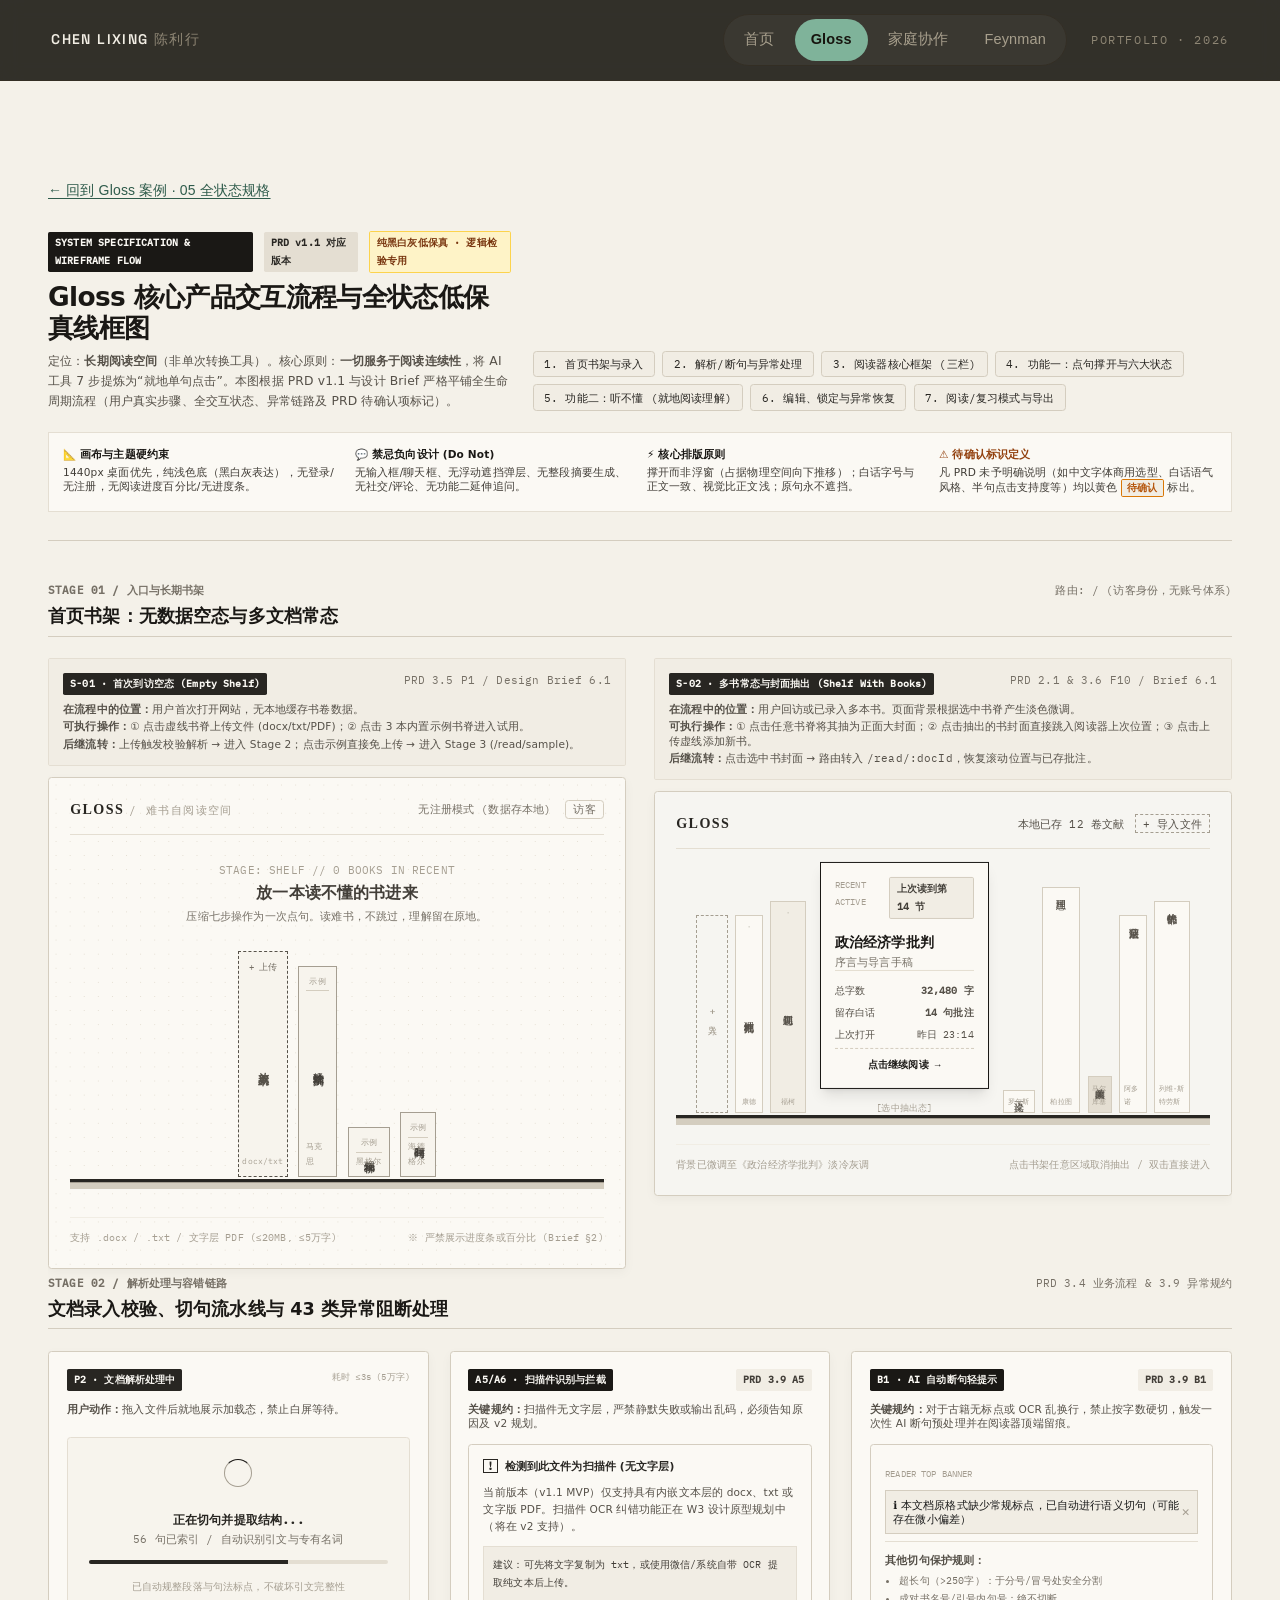
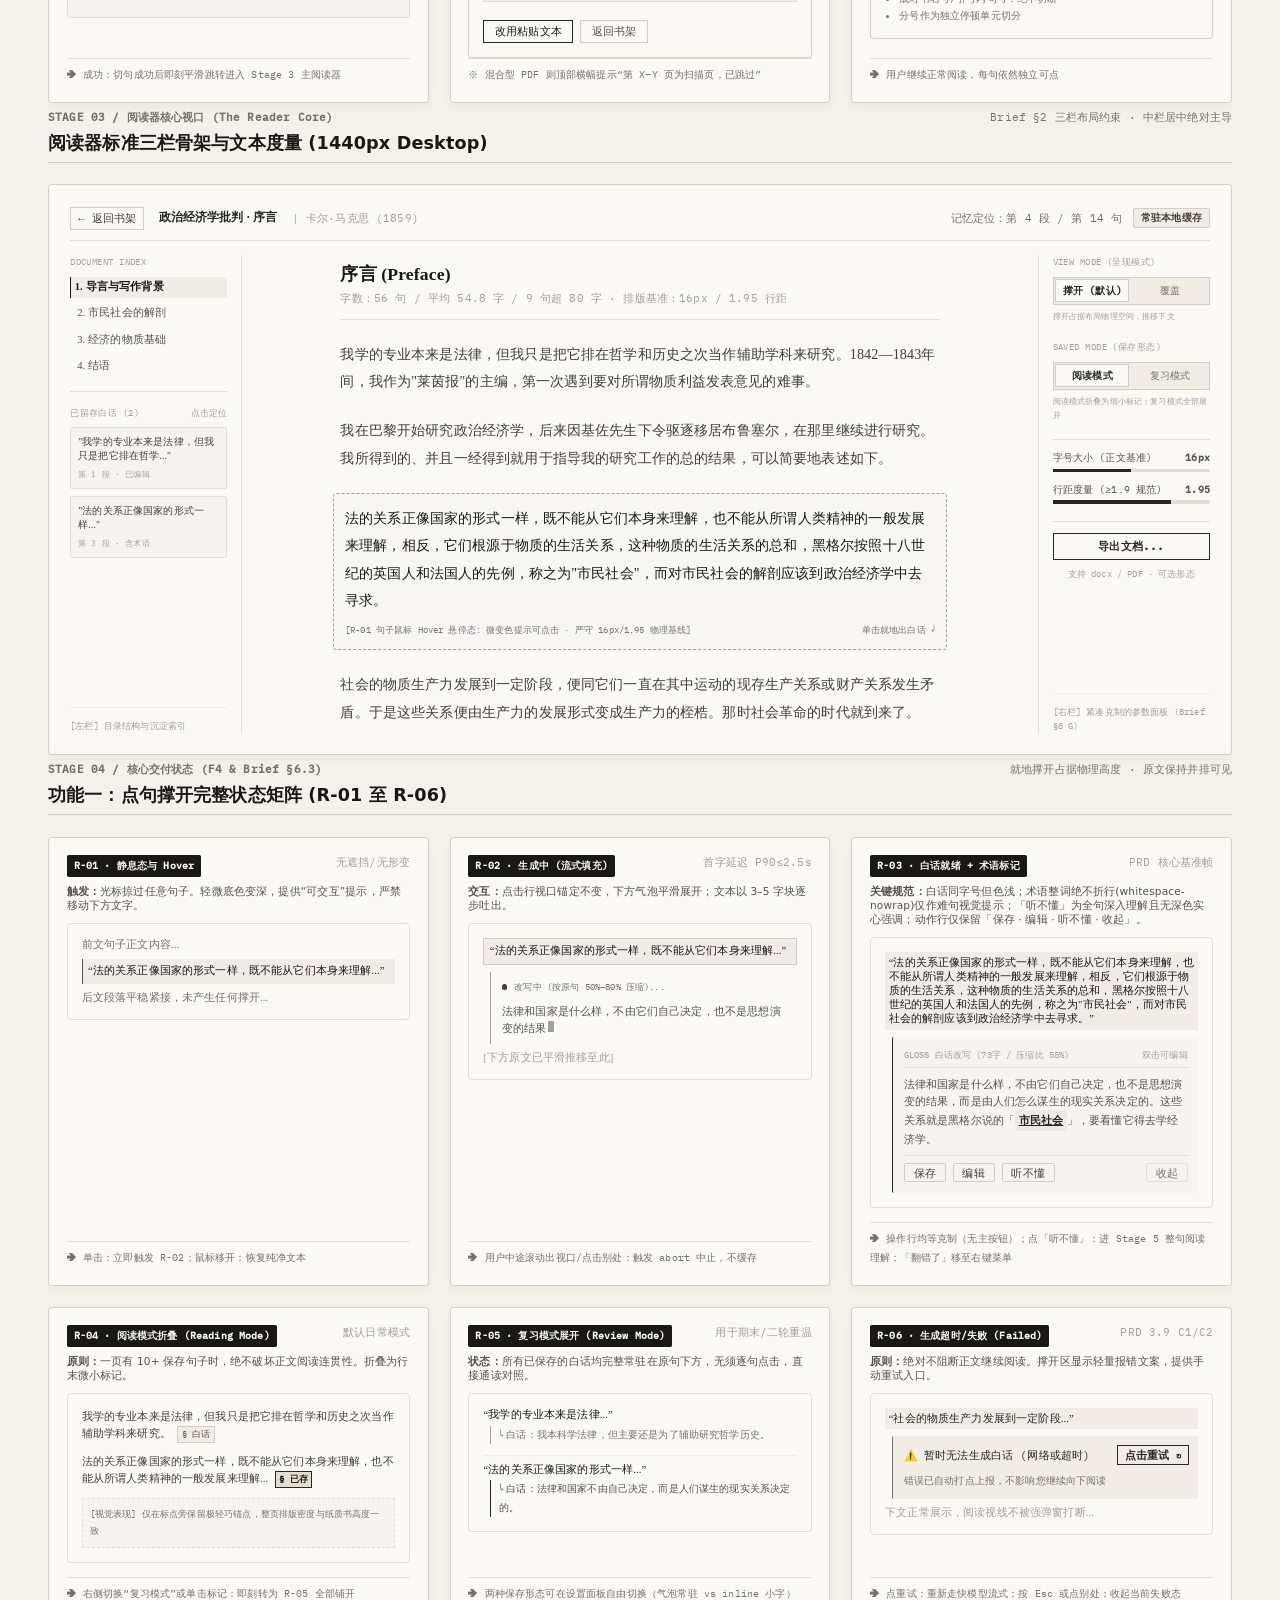
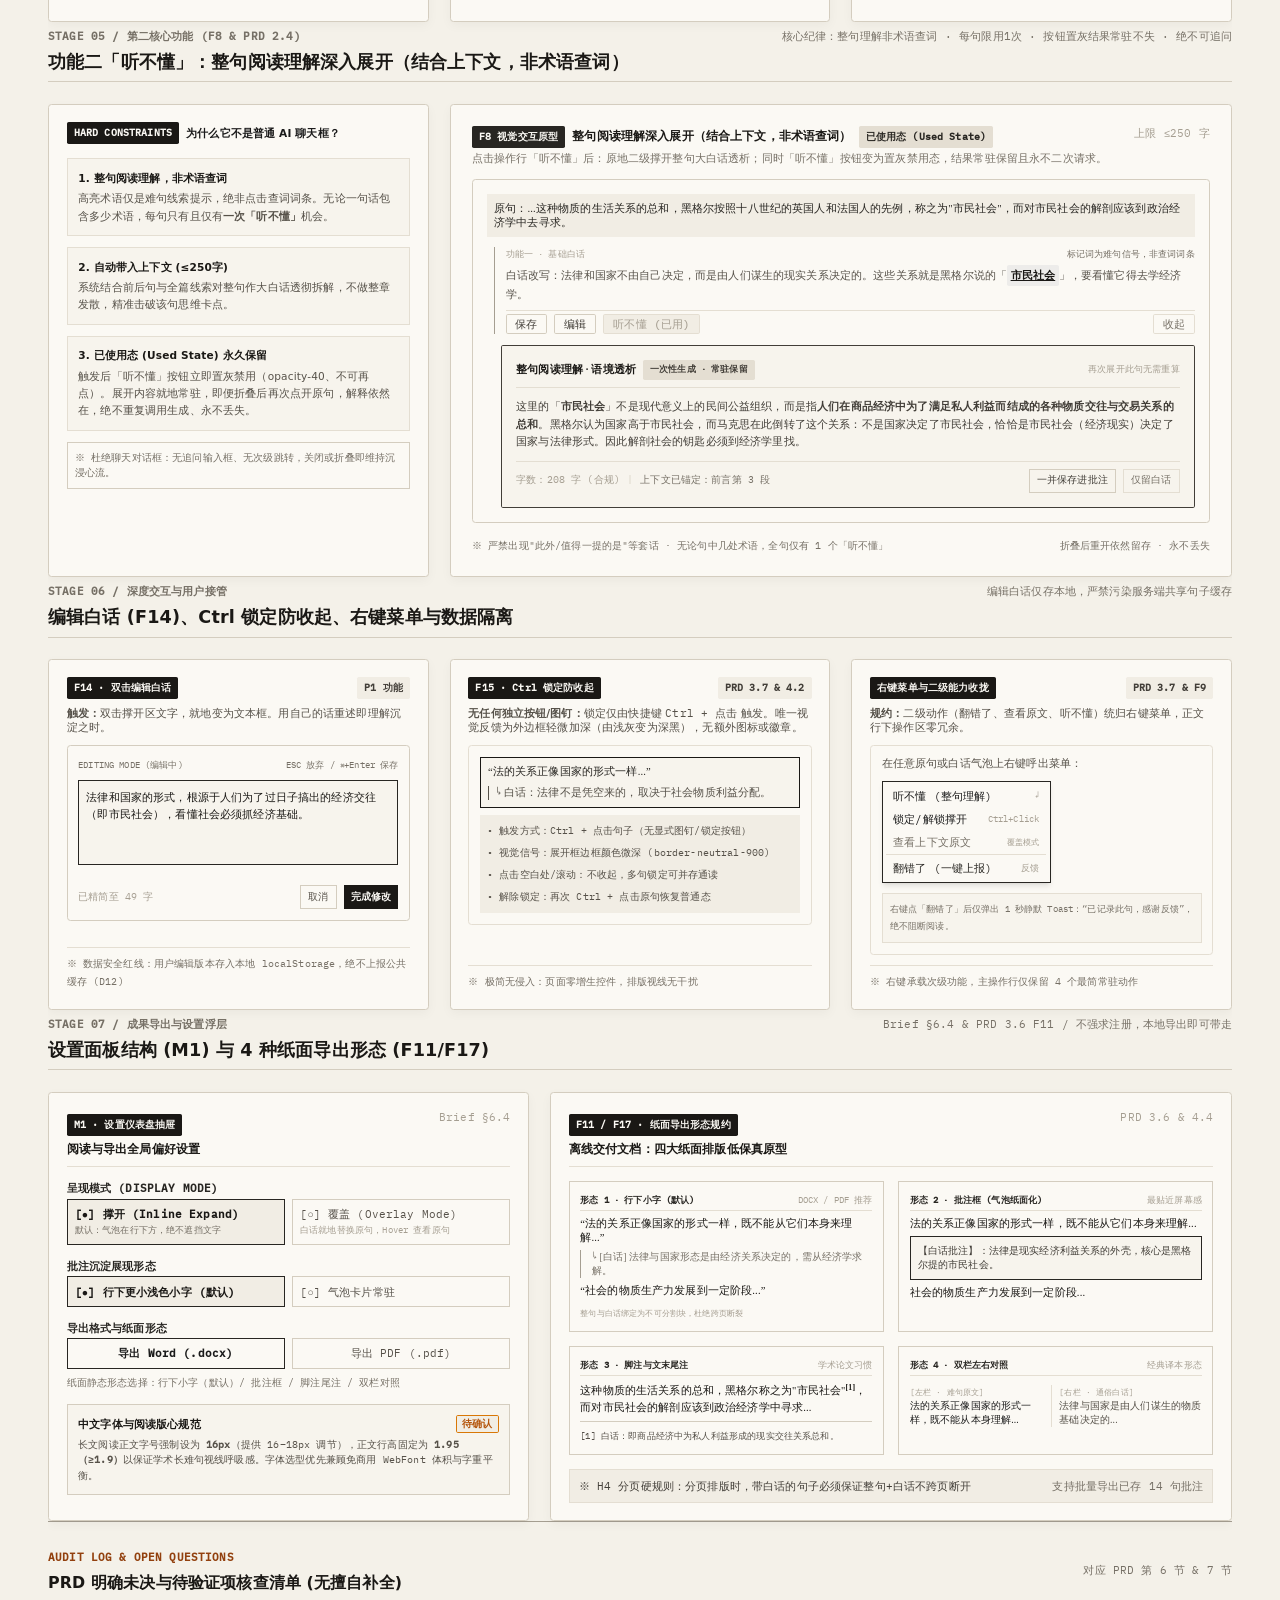
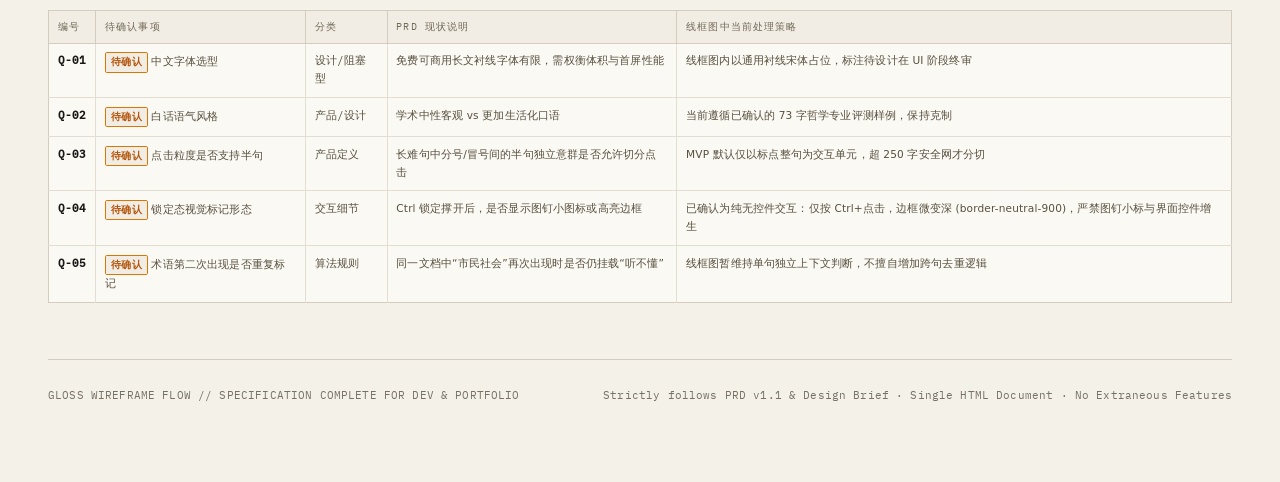
<file: gloss-spec.html>
<!doctype html>
<html lang="zh-CN">
<head>
<meta charset="utf-8">
<meta name="viewport" content="width=device-width, initial-scale=1">
<title>Gloss · 规格原件 — 核心交互流程与全状态低保真线框图</title>
<meta name="description" content="Gloss v1.1 规格原件：首页书架、录入切句、阅读器三栏、点句六种状态、听不懂、编辑锁定、设置导出，以及未决项清单。">
<meta name="theme-color" content="#17150F">
<link rel="icon" href="assets/favicon.svg" type="image/svg+xml">
<link rel="apple-touch-icon" href="assets/apple-touch-icon.png">
<link rel="preload" href="assets/fonts/space-grotesk-latin-wght-normal.woff2" as="font" type="font/woff2" crossorigin>
<link rel="preload" href="assets/fonts/ibm-plex-mono-latin-400-normal.woff2" as="font" type="font/woff2" crossorigin>
<link rel="stylesheet" href="assets/merged.css">
<link rel="stylesheet" href="assets/gloss-spec.css">

</head>
<body>

<header class="masthead">
  <div class="masthead-in">
    <div class="brand">CHEN LIXING <span>陈利行</span></div>
    <nav>
      <a href="index.html">首页</a>
      <a href="gloss.html" aria-current="page">Gloss</a>
      <a href="family.html">家庭协作</a>
      <a href="feynman.html">Feynman</a>
    </nav>
    <div class="meta stamp">Portfolio · 2026</div>
  </div>
</header>

<main class="spec-page">
  <p class="spec-page-back"><a href="gloss.html#g05">← 回到 Gloss 案例 · 05 全状态规格</a></p>
  <div class="spec-fit"><div class="spec-doc"><span id="overview" class="spec-anchor"></span><header class="max-w-[1720px] mx-auto mb-10 pb-8 border-b border-neutral-300">
    <div class="flex flex-col lg:flex-row lg:items-end justify-between gap-6">
      <div>
        <div class="flex items-center gap-3 mb-2">
          <span class="wire-badge bg-neutral-900 text-white">SYSTEM SPECIFICATION &amp; WIREFRAME FLOW</span>
          <span class="wire-badge bg-neutral-200 text-neutral-800">PRD v1.1 对应版本</span>
          <span class="wire-badge bg-amber-100 text-amber-900 border border-amber-300">纯黑白灰低保真 · 逻辑检验专用</span>
        </div>
        <h1 class="text-3xl font-bold tracking-tight text-neutral-900 flex items-center gap-3">
          Gloss 核心产品交互流程与全状态低保真线框图
        </h1>
        <p class="text-sm text-neutral-600 mt-2 max-w-4xl leading-relaxed">
          定位：<strong>长期阅读空间</strong>（非单次转换工具）。核心原则：<strong>一切服务于阅读连续性</strong>，将 AI 工具 7 步提炼为“就地单句点击”。本图根据 PRD v1.1 与设计 Brief 严格平铺全生命周期流程（用户真实步骤、全交互状态、异常链路及 PRD 待确认项标记）。
        </p>
      </div>

      <!-- 快速跳转导航 -->
      <nav class="flex flex-wrap gap-2 text-xs font-mono-code">
        <a href="#stage-1" class="px-3 py-1.5 bg-neutral-100 hover:bg-neutral-200 border border-neutral-300 text-neutral-800 rounded transition">1. 首页书架与录入</a>
        <a href="#stage-2" class="px-3 py-1.5 bg-neutral-100 hover:bg-neutral-200 border border-neutral-300 text-neutral-800 rounded transition">2. 解析/断句与异常处理</a>
        <a href="#stage-3" class="px-3 py-1.5 bg-neutral-100 hover:bg-neutral-200 border border-neutral-300 text-neutral-800 rounded transition">3. 阅读器核心框架 (三栏)</a>
        <a href="#stage-4" class="px-3 py-1.5 bg-neutral-100 hover:bg-neutral-200 border border-neutral-300 text-neutral-800 rounded transition">4. 功能一：点句撑开与六大状态</a>
        <a href="#stage-5" class="px-3 py-1.5 bg-neutral-100 hover:bg-neutral-200 border border-neutral-300 text-neutral-800 rounded transition">5. 功能二：听不懂 (就地阅读理解)</a>
        <a href="#stage-6" class="px-3 py-1.5 bg-neutral-100 hover:bg-neutral-200 border border-neutral-300 text-neutral-800 rounded transition">6. 编辑、锁定与异常恢复</a>
        <a href="#stage-7" class="px-3 py-1.5 bg-neutral-100 hover:bg-neutral-200 border border-neutral-300 text-neutral-800 rounded transition">7. 阅读/复习模式与导出</a>
      </nav>
    </div>

    <!-- 规范图例与设计约束摘要 -->
    <div class="mt-6 grid grid-cols-1 md:grid-cols-4 gap-4 bg-white p-4 border border-neutral-200 text-xs text-neutral-700">
      <div class="">
        <span class="font-bold text-neutral-900 block mb-1">📐 画布与主题硬约束</span>
        1440px 桌面优先，纯浅色底（黑白灰表达），无登录/无注册，无阅读进度百分比/无进度条。
      </div>
      <div class="">
        <span class="font-bold text-neutral-900 block mb-1">💬 禁忌负向设计 (Do Not)</span>
        无输入框/聊天框、无浮动遮挡弹层、无整段摘要生成、无社交/评论、无功能二延伸追问。
      </div>
      <div class="">
        <span class="font-bold text-neutral-900 block mb-1">⚡ 核心排版原则</span>
        撑开而非浮窗（占据物理空间向下推移）；白话字号与正文一致、视觉比正文浅；原句永不遮挡。
      </div>
      <div class="">
        <span class="font-bold text-amber-800 block mb-1">⚠️ 待确认标识定义</span>
        凡 PRD 未予明确说明（如中文字体商用选型、白话语气风格、半句点击支持度等）均以黄色 <span class="badge-pending">待确认</span> 标出。
      </div>
    </div>
  </header><section id="stage-1" class="space-y-6">
      <div class="flex items-baseline justify-between border-b pb-2 border-neutral-300">
        <div>
          <span class="text-xs font-mono-code font-bold text-neutral-500">STAGE 01 / 入口与长期书架</span>
          <h2 class="text-xl font-bold text-neutral-900">首页书架：无数据空态与多文档常态</h2>
        </div>
        <span class="text-xs text-neutral-500 font-mono-code">路由: / (访客身份，无账号体系)</span>
      </div>

      <div class="grid grid-cols-1 xl:grid-cols-2 gap-8">
        
        <!-- S-01: 首次到访 / 空状态 -->
        <div class="space-y-3">
          <div class="p-4 bg-neutral-100 border border-neutral-200 rounded-sm">
            <div class="flex justify-between items-start mb-2">
              <span class="wire-badge bg-neutral-800 text-white">S-01 · 首次到访空态 (Empty Shelf)</span>
              <span class="text-xs font-mono-code text-neutral-500">PRD 3.5 P1 / Design Brief 6.1</span>
            </div>
            <p class="text-xs text-neutral-600 mb-1"><strong>在流程中的位置：</strong>用户首次打开网站，无本地缓存书卷数据。</p>
            <p class="text-xs text-neutral-600 mb-1"><strong>可执行操作：</strong>① 点击虚线书脊上传文件 (docx/txt/PDF)；② 点击 3 本内置示例书脊进入试用。</p>
            <p class="text-xs text-neutral-600"><strong>后继流转：</strong>上传触发校验解析 → 进入 Stage 2；点击示例直接免上传 → 进入 Stage 3 (/read/sample)。</p>
          </div>

          <!-- 低保真画框 1440 比例微缩视口 -->
          <div class="wf-canvas p-6 rounded border border-neutral-300 min-h-[460px] flex flex-col justify-between grid-dot">
            <!-- 极简 Header -->
            <div class="flex justify-between items-center pb-4 border-b border-neutral-200">
              <div class="text-base font-bold font-serif-sc tracking-widest text-neutral-800">GLOSS <span class="text-xs font-normal font-mono-code text-neutral-400">/ 难书自阅读空间</span></div>
              <div class="text-xs font-mono-code text-neutral-500 flex items-center gap-4">
                <span class="">无注册模式 (数据存本地)</span>
                <span class="border border-neutral-300 px-2 py-0.5 rounded">访客</span>
              </div>
            </div>

            <!-- 书架主体区 -->
            <div class="my-auto py-8">
              <div class="text-center mb-8">
                <p class="text-xs font-mono-code text-neutral-400 mb-1">STAGE: SHELF // 0 BOOKS IN RECENT</p>
                <h3 class="text-lg font-serif-sc font-semibold text-neutral-700">放一本读不懂的书进来</h3>
                <p class="text-xs text-neutral-500 mt-1">压缩七步操作为一次点句。读难书，不跳过，理解留在原地。</p>
              </div>

              <!-- 书架物理底座与书脊排列 -->
              <div class="max-w-3xl mx-auto">
                <div class="flex items-end justify-center gap-3 border-b-4 border-neutral-800 pb-0.5 px-6">
                  
                  <!-- 虚线书脊：上传触发入口 -->
                  <div class="w-14 h-64 dashed-wire-active flex flex-col items-center justify-between p-2 cursor-pointer hover:border-neutral-900 transition group" title="点击或拖拽文件到此处">
                    <span class="text-[10px] font-mono-code text-neutral-500">+ 上传</span>
                    <div class="wf-spine text-xs font-mono-code font-bold text-neutral-600 tracking-wider">放入新书</div>
                    <span class="text-[9px] font-mono-code text-neutral-400">docx/txt</span>
                  </div>

                  <!-- 示例书 1 -->
                  <div class="w-11 h-60 border border-neutral-400 bg-neutral-50 flex flex-col items-center justify-between p-2 cursor-pointer hover:bg-neutral-100 transition">
                    <span class="text-[9px] font-mono-code text-neutral-400 border-b border-neutral-300 w-full text-center pb-0.5">示例</span>
                    <div class="wf-spine text-xs font-serif-sc text-neutral-700">政治经济学批判</div>
                    <span class="text-[9px] font-mono-code text-neutral-400">马克思</span>
                  </div>

                  <!-- 示例书 2 -->
                  <div class="w-12 h-62 border border-neutral-400 bg-neutral-50 flex flex-col items-center justify-between p-2 cursor-pointer hover:bg-neutral-100 transition">
                    <span class="text-[9px] font-mono-code text-neutral-400 border-b border-neutral-300 w-full text-center pb-0.5">示例</span>
                    <div class="wf-spine text-xs font-serif-sc text-neutral-700">精神现象学</div>
                    <span class="text-[9px] font-mono-code text-neutral-400">黑格尔</span>
                  </div>

                  <!-- 示例书 3 -->
                  <div class="w-10 h-58 border border-neutral-400 bg-neutral-50 flex flex-col items-center justify-between p-2 cursor-pointer hover:bg-neutral-100 transition">
                    <span class="text-[9px] font-mono-code text-neutral-400 border-b border-neutral-300 w-full text-center pb-0.5">示例</span>
                    <div class="wf-spine text-xs font-serif-sc text-neutral-700">存在与时间</div>
                    <span class="text-[9px] font-mono-code text-neutral-400">海德格尔</span>
                  </div>

                </div>
                <!-- 书架木纹底边指示 -->
                <div class="h-2 bg-neutral-300 border-t border-neutral-400"></div>
              </div>
            </div>

            <!-- 底部提示信息 (遵守无进度百分比约束) -->
            <div class="flex justify-between items-center text-[11px] font-mono-code text-neutral-400 pt-3 border-t border-neutral-100">
              <span class="">支持 .docx / .txt / 文字层 PDF (≤20MB, ≤5万字)</span>
              <span class="">※ 严禁展示进度条或百分比 (Brief §2)</span>
            </div>
          </div>
        </div>

        <!-- S-02: 最近文档常驻 / 抽出一本为封面 -->
        <div class="space-y-3">
          <div class="p-4 bg-neutral-100 border border-neutral-200 rounded-sm">
            <div class="flex justify-between items-start mb-2">
              <span class="wire-badge bg-neutral-800 text-white">S-02 · 多书常态与封面抽出 (Shelf With Books)</span>
              <span class="text-xs font-mono-code text-neutral-500">PRD 2.1 &amp; 3.6 F10 / Brief 6.1</span>
            </div>
            <p class="text-xs text-neutral-600 mb-1"><strong>在流程中的位置：</strong>用户回访或已录入多本书。页面背景根据选中书脊产生淡色微调。</p>
            <p class="text-xs text-neutral-600 mb-1"><strong>可执行操作：</strong>① 点击任意书脊将其抽为正面大封面；② 点击抽出的书封面直接跳入阅读器上次位置；③ 点击上传虚线添加新书。</p>
            <p class="text-xs text-neutral-600"><strong>后继流转：</strong>点击选中书封面 → 路由转入 <code class="font-mono-code">/read/:docId</code>，恢复滚动位置与已存批注。</p>
          </div>

          <!-- 低保真画框 -->
          <div class="wf-canvas p-6 rounded border border-neutral-300 min-h-[460px] flex flex-col justify-between bg-neutral-50/50">
            <div class="flex justify-between items-center pb-4 border-b border-neutral-200">
              <div class="text-base font-bold font-serif-sc tracking-widest text-neutral-800">GLOSS</div>
              <div class="text-xs font-mono-code text-neutral-600 flex items-center gap-3">
                <span class="">本地已存 12 卷文献</span>
                <span class="border border-dashed border-neutral-400 px-2 py-0.5 cursor-pointer">+ 导入文件</span>
              </div>
            </div>

            <!-- 书架排列：多本书脊 + 一本抽出正面显示 -->
            <div class="my-auto py-4">
              <div class="max-w-4xl mx-auto flex items-end justify-center gap-2 border-b-4 border-neutral-800 pb-0.5 px-4">
                
                <!-- 虚线添加书位 -->
                <div class="w-9 h-56 dashed-wire flex flex-col items-center justify-center p-1 text-neutral-400 hover:text-neutral-700 cursor-pointer">
                  <span class="wf-spine text-[10px] font-mono-code">+ 导入</span>
                </div>

                <!-- 书脊们 (varying widths & heights) -->
                <div class="w-8 h-56 border border-neutral-300 bg-white flex flex-col items-center justify-between p-1 cursor-pointer">
                  <span class="text-[8px] font-mono-code text-neutral-400">·</span>
                  <div class="wf-spine text-[11px] font-serif-sc text-neutral-600">纯粹理性批判</div>
                  <span class="text-[8px] font-mono-code text-neutral-400">康德</span>
                </div>

                <div class="w-10 h-60 border border-neutral-300 bg-neutral-100 flex flex-col items-center justify-between p-1 cursor-pointer">
                  <span class="text-[8px] font-mono-code text-neutral-400">·</span>
                  <div class="wf-spine text-[11px] font-serif-sc text-neutral-600">规训与惩罚</div>
                  <span class="text-[8px] font-mono-code text-neutral-400">福柯</span>
                </div>

                <!-- ★ 被选中抽出的书 (Front Cover Pulled Forward) -->
                <div class="relative -mb-1 z-10 mx-2 cursor-pointer group">
                  <div class="w-48 h-68 border-2 border-neutral-900 bg-white p-4 shadow-lg flex flex-col justify-between transition-transform transform -translate-y-2">
                    <div>
                      <div class="flex justify-between items-start">
                        <span class="text-[10px] font-mono-code text-neutral-400">RECENT ACTIVE</span>
                        <span class="wire-badge bg-neutral-100 text-neutral-700 border border-neutral-300">上次读到第 14 节</span>
                      </div>
                      <h4 class="font-serif-sc text-base font-bold text-neutral-900 mt-4 leading-snug">政治经济学批判</h4>
                      <p class="text-xs font-serif-sc text-neutral-500 mt-1">序言与导言手稿</p>
                    </div>

                    <div class="border-t border-neutral-200 pt-3 space-y-1 text-[11px] font-mono-code text-neutral-600">
                      <div class="flex justify-between">
                        <span class="">总字数</span>
                        <span class="font-bold">32,480 字</span>
                      </div>
                      <div class="flex justify-between">
                        <span class="">留存白话</span>
                        <span class="font-bold">14 句批注</span>
                      </div>
                      <div class="flex justify-between">
                        <span class="">上次打开</span>
                        <span class="">昨日 23:14</span>
                      </div>
                      <div class="mt-2 pt-2 border-t border-dashed border-neutral-300 text-center text-neutral-900 font-bold group-hover:underline">
                        点击继续阅读 →
                      </div>
                    </div>
                  </div>
                  <div class="text-center mt-1 text-[10px] font-mono-code text-neutral-400">[选中抽出态]</div>
                </div>

                <!-- 其它书脊 -->
                <div class="w-9 h-58 border border-neutral-300 bg-white flex flex-col items-center justify-between p-1 cursor-pointer">
                  <div class="wf-spine text-[11px] font-serif-sc text-neutral-600">正义论</div>
                  <span class="text-[8px] font-mono-code text-neutral-400">罗尔斯</span>
                </div>
                <div class="w-11 h-64 border border-neutral-300 bg-white flex flex-col items-center justify-between p-1 cursor-pointer">
                  <div class="wf-spine text-[11px] font-serif-sc text-neutral-600">理想国</div>
                  <span class="text-[8px] font-mono-code text-neutral-400">柏拉图</span>
                </div>
                <div class="w-7 h-54 border border-neutral-300 bg-neutral-200 flex flex-col items-center justify-between p-1 cursor-pointer">
                  <div class="wf-spine text-[11px] font-serif-sc text-neutral-600">单向度的人</div>
                  <span class="text-[8px] font-mono-code text-neutral-400">马尔库塞</span>
                </div>
                <div class="w-8 h-56 border border-neutral-300 bg-white flex flex-col items-center justify-between p-1 cursor-pointer">
                  <div class="wf-spine text-[11px] font-serif-sc text-neutral-600">启蒙辩证法</div>
                  <span class="text-[8px] font-mono-code text-neutral-400">阿多诺</span>
                </div>
                <div class="w-10 h-60 border border-neutral-300 bg-white flex flex-col items-center justify-between p-1 cursor-pointer">
                  <div class="wf-spine text-[11px] font-serif-sc text-neutral-600">忧郁的热带</div>
                  <span class="text-[8px] font-mono-code text-neutral-400">列维-斯特劳斯</span>
                </div>

              </div>
              <div class="h-2 bg-neutral-300 border-t border-neutral-400 max-w-4xl mx-auto"></div>
            </div>

            <div class="flex justify-between items-center text-[11px] font-mono-code text-neutral-400 pt-3 border-t border-neutral-100">
              <span class="">背景已微调至《政治经济学批判》淡冷灰调</span>
              <span class="">点击书架任意区域取消抽出 / 双击直接进入</span>
            </div>
          </div>
        </div>

      </div>
    </section><section id="stage-2" class="space-y-6">
      <div class="flex items-baseline justify-between border-b pb-2 border-neutral-300">
        <div>
          <span class="text-xs font-mono-code font-bold text-neutral-500">STAGE 02 / 解析处理与容错链路</span>
          <h2 class="text-xl font-bold text-neutral-900">文档录入校验、切句流水线与 43 类异常阻断处理</h2>
        </div>
        <span class="text-xs text-neutral-500 font-mono-code">PRD 3.4 业务流程 &amp; 3.9 异常规约</span>
      </div>

      <div class="grid grid-cols-1 md:grid-cols-3 gap-6">

        <!-- P2: 解析中状态 -->
        <div class="wf-canvas p-5 rounded border border-neutral-300 flex flex-col justify-between">
          <div>
            <div class="flex justify-between items-start mb-3">
              <span class="wire-badge bg-neutral-800 text-white">P2 · 文档解析处理中</span>
              <span class="text-[10px] font-mono-code text-neutral-400">耗时 ≤3s (5万字)</span>
            </div>
            <p class="text-xs text-neutral-600 mb-4"><strong>用户动作：</strong>拖入文件后就地展示加载态，禁止白屏等待。</p>
            
            <!-- 骨架进度模拟 -->
            <div class="border border-neutral-200 bg-neutral-50 p-6 rounded text-center my-6 space-y-4">
              <div class="inline-block w-8 h-8 border-2 border-neutral-400 border-t-neutral-900 rounded-full animate-spin"></div>
              <div>
                <p class="text-sm font-bold font-mono-code text-neutral-800">正在切句并提取结构...</p>
                <p class="text-xs text-neutral-500 mt-1 font-mono-code">56 句已索引 / 自动识别引文与专有名词</p>
              </div>
              <div class="w-full bg-neutral-200 h-1 rounded overflow-hidden">
                <div class="bg-neutral-800 h-full w-2/3"></div>
              </div>
              <p class="text-[11px] text-neutral-400">已自动规整段落与句法标点，不破坏引文完整性</p>
            </div>
          </div>
          <div class="text-[11px] font-mono-code text-neutral-500 border-t pt-2">
            ➔ 成功：切句成功后即刻平滑跳转进入 Stage 3 主阅读器
          </div>
        </div>

        <!-- 扫描件异常 A5 / 混合 PDF A6 阻断 -->
        <div class="wf-canvas p-5 rounded border border-neutral-300 flex flex-col justify-between">
          <div>
            <div class="flex justify-between items-start mb-3">
              <span class="wire-badge bg-neutral-900 text-white">A5/A6 · 扫描件识别与拦截</span>
              <span class="wire-badge bg-neutral-100 text-neutral-700">PRD 3.9 A5</span>
            </div>
            <p class="text-xs text-neutral-600 mb-4"><strong>关键规约：</strong>扫描件无文字层，严禁静默失败或输出乱码，必须告知原因及 v2 规划。</p>

            <div class="border border-neutral-300 bg-white p-4 rounded space-y-3">
              <div class="flex items-center gap-2 text-neutral-800">
                <span class="w-4 h-4 border border-neutral-800 flex items-center justify-center font-mono-code text-xs font-bold">!</span>
                <h4 class="text-xs font-bold">检测到此文件为扫描件 (无文字层)</h4>
              </div>
              <p class="text-xs text-neutral-600 leading-relaxed">
                当前版本（v1.1 MVP）仅支持具有内嵌文本层的 docx、txt 或文字版 PDF。扫描件 OCR 纠错功能正在 W3 设计原型规划中（将在 v2 支持）。
              </p>
              <div class="p-2.5 bg-neutral-100 border border-neutral-200 text-[11px] font-mono-code text-neutral-700">
                建议：可先将文字复制为 txt，或使用微信/系统自带 OCR 提取纯文本后上传。
              </div>
              <div class="flex gap-2 pt-2">
                <button class="px-3 py-1 text-xs border border-neutral-800 font-medium hover:bg-neutral-800 hover:text-white">改用粘贴文本</button>
                <button class="px-3 py-1 text-xs border border-neutral-300 text-neutral-600 hover:bg-neutral-100">返回书架</button>
              </div>
            </div>
          </div>
          <div class="text-[11px] font-mono-code text-neutral-500 border-t pt-2">
            ※ 混合型 PDF 则顶部横幅提示“第 X–Y 页为扫描页，已跳过”
          </div>
        </div>

        <!-- B1: 无标点文本 AI 断句预警 / 超限提示 -->
        <div class="wf-canvas p-5 rounded border border-neutral-300 flex flex-col justify-between">
          <div>
            <div class="flex justify-between items-start mb-3">
              <span class="wire-badge bg-neutral-900 text-white">B1 · AI 自动断句轻提示</span>
              <span class="wire-badge bg-neutral-100 text-neutral-700">PRD 3.9 B1</span>
            </div>
            <p class="text-xs text-neutral-600 mb-4"><strong>关键规约：</strong>对于古籍无标点或 OCR 乱换行，禁止按字数硬切，触发一次性 AI 断句预处理并在阅读器顶端留痕。</p>

            <div class="border border-neutral-300 bg-white p-4 rounded space-y-3">
              <div class="border-b border-neutral-200 pb-2">
                <span class="text-[10px] font-mono-code text-neutral-400">READER TOP BANNER</span>
                <div class="flex items-center justify-between text-xs mt-1 bg-neutral-100 p-2 border border-neutral-300">
                  <span class="">ℹ️ 本文档原格式缺少常规标点，已自动进行语义切句（可能存在微小偏差）</span>
                  <span class="text-neutral-400 cursor-pointer">✕</span>
                </div>
              </div>

              <div class="space-y-2 text-xs text-neutral-600">
                <p class=""><strong>其他切句保护规则：</strong></p>
                <ul class="list-disc pl-4 space-y-1 text-[11px] text-neutral-500 font-mono-code">
                  <li class="">超长句（&gt;250字）：于分号/冒号处安全分割</li>
                  <li class="">成对书名号/引号内句号：绝不切断</li>
                  <li class="">分号作为独立停顿单元切分</li>
                </ul>
              </div>
            </div>
          </div>
          <div class="text-[11px] font-mono-code text-neutral-500 border-t pt-2">
            ➔ 用户继续正常阅读，每句依然独立可点
          </div>
        </div>

      </div>
    </section><section id="stage-3" class="space-y-6">
      <div class="flex items-baseline justify-between border-b pb-2 border-neutral-300">
        <div>
          <span class="text-xs font-mono-code font-bold text-neutral-500">STAGE 03 / 阅读器核心视口 (The Reader Core)</span>
          <h2 class="text-xl font-bold text-neutral-900">阅读器标准三栏骨架与文本度量 (1440px Desktop)</h2>
        </div>
        <span class="text-xs text-neutral-500 font-mono-code">Brief §2 三栏布局约束 · 中栏居中绝对主导</span>
      </div>

      <div class="wf-canvas p-6 rounded border border-neutral-300">
        <div class="flex justify-between items-center pb-3 mb-4 border-b border-neutral-200">
          <div class="flex items-center gap-4">
            <a href="#stage-1" class="text-xs font-mono-code border border-neutral-300 px-2 py-1 hover:bg-neutral-100 text-neutral-700">← 返回书架</a>
            <h3 class="font-serif-sc font-bold text-sm text-neutral-800">政治经济学批判 · 序言</h3>
            <span class="text-xs font-mono-code text-neutral-400">| 卡尔·马克思 (1859)</span>
          </div>
          <div class="flex items-center gap-3 text-xs font-mono-code">
            <span class="text-neutral-500">记忆定位：第 4 段 / 第 14 句</span>
            <span class="wire-badge bg-neutral-100 text-neutral-700 border border-neutral-300">常驻本地缓存</span>
          </div>
        </div>

        <!-- 三栏布局低保真分解 -->
        <div class="grid grid-cols-12 gap-6 min-h-[520px]">
          
          <!-- 左栏：目录与已保存句子索引 (2 Col ~ 220px) -->
          <div class="col-span-2 border-r border-neutral-200 pr-4 flex flex-col justify-between text-xs">
            <div class="space-y-4">
              <div>
                <span class="text-[10px] font-mono-code text-neutral-400 block mb-2 uppercase tracking-wider">Document Index</span>
                <div class="space-y-1.5 font-serif-sc text-neutral-600">
                  <div class="p-1 bg-neutral-100 font-bold text-neutral-900 border-l-2 border-neutral-900">1. 导言与写作背景</div>
                  <div class="p-1 hover:text-neutral-900 cursor-pointer pl-2">2. 市民社会的解剖</div>
                  <div class="p-1 hover:text-neutral-900 cursor-pointer pl-2">3. 经济的物质基础</div>
                  <div class="p-1 hover:text-neutral-900 cursor-pointer pl-2">4. 结语</div>
                </div>
              </div>

              <div class="pt-4 border-t border-neutral-200">
                <div class="flex justify-between items-center mb-2">
                  <span class="text-[10px] font-mono-code text-neutral-400 uppercase tracking-wider">已留存白话 (2)</span>
                  <span class="text-[10px] font-mono-code text-neutral-400">点击定位</span>
                </div>
                <div class="space-y-2">
                  <div class="p-2 border border-neutral-200 bg-neutral-50 hover:border-neutral-400 cursor-pointer rounded-sm">
                    <p class="text-[11px] font-serif-sc text-neutral-700 line-clamp-2">"我学的专业本来是法律，但我只是把它排在哲学..."</p>
                    <span class="text-[9px] font-mono-code text-neutral-400 mt-1 block">第 1 段 · 已编辑</span>
                  </div>
                  <div class="p-2 border border-neutral-200 bg-neutral-50 hover:border-neutral-400 cursor-pointer rounded-sm">
                    <p class="text-[11px] font-serif-sc text-neutral-700 line-clamp-2">"法的关系正像国家的形式一样..."</p>
                    <span class="text-[9px] font-mono-code text-neutral-400 mt-1 block">第 3 段 · 含术语</span>
                  </div>
                </div>
              </div>
            </div>

            <div class="text-[10px] font-mono-code text-neutral-400 pt-3 border-t border-neutral-100">
              [左栏] 目录结构与沉淀索引
            </div>
          </div>

          <!-- 中栏：正文核心展示与排版度量 (8 Col ~ 720px Measure) -->
          <div class="col-span-8 px-8 py-2 overflow-y-auto">
            <div class="max-w-[680px] mx-auto space-y-6"><!-- 章节标题 -->
              <div class="border-b border-neutral-200 pb-4 mb-6">
                <h2 class="text-xl font-serif-sc font-bold text-neutral-900">序言 (Preface)</h2>
                <p class="text-xs font-mono-code text-neutral-400 mt-1">字数：56 句 / 平均 54.8 字 / 9 句超 80 字 · 排版基准：16px / 1.95 行距</p>
              </div>

              <!-- 段落 1 -->
              <p class="text-base font-serif-sc text-neutral-700" style="line-height: 1.95;">
                我学的专业本来是法律，但我只是把它排在哲学和历史之次当作辅助学科来研究。1842—1843年间，我作为"莱茵报"的主编，第一次遇到要对所谓物质利益发表意见的难事。
              </p>

              <!-- 段落 2 -->
              <p class="text-base font-serif-sc text-neutral-700" style="line-height: 1.95;">
                我在巴黎开始研究政治经济学，后来因基佐先生下令驱逐移居布鲁塞尔，在那里继续进行研究。我所得到的、并且一经得到就用于指导我的研究工作的总的结果，可以简要地表述如下。
              </p>

              <!-- 段落 3 (待触发难句，展示 hover 态) -->
              <div class="p-3 -mx-2 rounded bg-neutral-100/70 border border-dashed border-neutral-400 cursor-pointer">
                <p class="text-base font-serif-sc text-neutral-900" style="line-height: 1.95;">
                  法的关系正像国家的形式一样，既不能从它们本身来理解，也不能从所谓人类精神的一般发展来理解，相反，它们根源于物质的生活关系，这种物质的生活关系的总和，黑格尔按照十八世纪的英国人和法国人的先例，称之为"市民社会"，而对市民社会的解剖应该到政治经济学中去寻求。
                </p>
                <div class="flex justify-between items-center mt-2 text-[10px] font-mono-code text-neutral-500">
                  <span class="">[R-01 句子鼠标 Hover 悬停态: 微变色提示可点击 · 严守 16px/1.95 物理基线]</span>
                  <span class="">单击就地出白话 ↵</span>
                </div>
              </div>

              <!-- 段落 4 -->
              <p class="text-base font-serif-sc text-neutral-700" style="line-height: 1.95;">
                社会的物质生产力发展到一定阶段，便同它们一直在其中运动的现存生产关系或财产关系发生矛盾。于是这些关系便由生产力的发展形式变成生产力的桎梏。那时社会革命的时代就到来了。
              </p></div>
          </div>

          <!-- 右栏：阅读与沉淀参数仪表盘 (2 Col ~ 220px) -->
          <div class="col-span-2 border-l border-neutral-200 pl-4 flex flex-col justify-between text-xs font-mono-code">
            <div class="space-y-5">
              <div>
                <span class="text-[10px] text-neutral-400 block mb-2 uppercase tracking-wider">VIEW MODE (呈现模式)</span>
                <div class="grid grid-cols-2 gap-1 bg-neutral-100 p-0.5 border border-neutral-300">
                  <button class="py-1 text-center bg-white border border-neutral-300 font-bold text-neutral-800 text-[11px]">撑开 (默认)</button>
                  <button class="py-1 text-center text-neutral-500 hover:text-neutral-800 text-[11px]">覆盖</button>
                </div>
                <span class="text-[9px] text-neutral-400 mt-1 block">撑开占据布局物理空间，推移下文</span>
              </div>

              <div>
                <span class="text-[10px] text-neutral-400 block mb-2 uppercase tracking-wider">SAVED MODE (保存形态)</span>
                <div class="grid grid-cols-2 gap-1 bg-neutral-100 p-0.5 border border-neutral-300">
                  <button class="py-1 text-center bg-white border border-neutral-300 font-bold text-neutral-800 text-[11px]">阅读模式</button>
                  <button class="py-1 text-center text-neutral-500 hover:text-neutral-800 text-[11px]">复习模式</button>
                </div>
                <span class="text-[9px] text-neutral-400 mt-1 block">阅读模式折叠为细小标记；复习模式全部展开</span>
              </div>

              <div class="space-y-3 pt-3 border-t border-neutral-200"><div>
                  <div class="flex justify-between text-[11px] text-neutral-600 mb-1">
                    <span class="">字号大小 (正文基准)</span>
                    <span class="font-bold font-mono-code">16px</span>
                  </div>
                  <div class="w-full bg-neutral-200 h-1 rounded">
                    <div class="bg-neutral-800 h-full w-1/2"></div>
                  </div>
                </div>

                <div>
                  <div class="flex justify-between text-[11px] text-neutral-600 mb-1">
                    <span class="">行距度量 (≥1.9 规范)</span>
                    <span class="font-bold font-mono-code">1.95</span>
                  </div>
                  <div class="w-full bg-neutral-200 h-1 rounded">
                    <div class="bg-neutral-800 h-full w-3/4"></div>
                  </div>
                </div></div>

              <div class="pt-3 border-t border-neutral-200 space-y-2">
                <button class="w-full py-1.5 border border-neutral-800 text-neutral-800 hover:bg-neutral-800 hover:text-white transition text-xs font-bold">
                  导出文档...
                </button>
                <div class="text-[10px] text-neutral-400 text-center">支持 docx / PDF · 可选形态</div>
              </div>
            </div>

            <div class="text-[10px] font-mono-code text-neutral-400 pt-3 border-t border-neutral-100">
              [右栏] 紧凑克制的参数面板 (Brief §8 G)
            </div>
          </div>

        </div>

      </div>
    </section><section id="stage-4" class="space-y-6">
      <div class="flex items-baseline justify-between border-b pb-2 border-neutral-300">
        <div>
          <span class="text-xs font-mono-code font-bold text-neutral-500">STAGE 04 / 核心交付状态 (F4 &amp; Brief §6.3)</span>
          <h2 class="text-xl font-bold text-neutral-900">功能一：点句撑开完整状态矩阵 (R-01 至 R-06)</h2>
        </div>
        <span class="text-xs text-neutral-500 font-mono-code">就地撑开占据物理高度 · 原文保持并排可见</span>
      </div>

      <div class="grid grid-cols-1 md:grid-cols-2 xl:grid-cols-3 gap-6">

        <!-- R-01: 静息/悬停态 (Resting & Hover) -->
        <div class="wf-canvas p-5 rounded border border-neutral-300 flex flex-col justify-between">
          <div>
            <div class="flex justify-between items-start mb-2">
              <span class="wire-badge bg-neutral-900 text-white">R-01 · 静息态与 Hover</span>
              <span class="text-xs font-mono-code text-neutral-400">无遮挡/无形变</span>
            </div>
            <p class="text-xs text-neutral-600 mb-3"><strong>触发：</strong>光标掠过任意句子。轻微底色变深，提供“可交互”提示，严禁移动下方文字。</p>

            <div class="border border-neutral-200 p-4 bg-white rounded space-y-2">
              <p class="text-xs font-serif-sc text-neutral-500">前文句子正文内容...</p>
              <div class="p-1.5 bg-neutral-100 border-l-2 border-neutral-600">
                <p class="text-xs font-serif-sc font-medium text-neutral-900">
                  “法的关系正像国家的形式一样，既不能从它们本身来理解...”
                </p>
              </div>
              <p class="text-xs font-serif-sc text-neutral-500">后文段落平稳紧接，未产生任何撑开...</p>
            </div>
          </div>
          <div class="text-[11px] font-mono-code text-neutral-500 border-t pt-2 mt-4">
            ➔ 单击：立即触发 R-02；鼠标移开：恢复纯净文本
          </div>
        </div>

        <!-- R-02: 生成流式中 (Generating & Streaming) -->
        <div class="wf-canvas p-5 rounded border border-neutral-300 flex flex-col justify-between">
          <div>
            <div class="flex justify-between items-start mb-2">
              <span class="wire-badge bg-neutral-900 text-white">R-02 · 生成中 (流式填充)</span>
              <span class="text-xs font-mono-code text-neutral-400">首字延迟 P90≤2.5s</span>
            </div>
            <p class="text-xs text-neutral-600 mb-3"><strong>交互：</strong>点击行视口锚定不变，下方气泡平滑展开；文本以 3–5 字块逐步吐出。</p>

            <div class="border border-neutral-200 p-4 bg-white rounded space-y-2">
              <div class="p-1.5 bg-neutral-100 border border-neutral-300">
                <p class="text-xs font-serif-sc text-neutral-900">
                  “法的关系正像国家的形式一样，既不能从它们本身来理解...”
                </p>
              </div>
              
              <!-- 撑开气泡流式态 -->
              <div class="ml-2 pl-3 border-l-2 border-neutral-400 py-2 space-y-2 bg-neutral-50/70 p-2">
                <div class="flex items-center gap-2 text-[10px] font-mono-code text-neutral-500">
                  <span class="inline-block w-1.5 h-1.5 bg-neutral-700 rounded-full animate-pulse"></span>
                  <span class="">改写中 (按原句 50%–80% 压缩)...</span>
                </div>
                <p class="text-xs font-serif-sc text-neutral-600 leading-relaxed">
                  法律和国家是什么样，不由它们自己决定，也不是思想演变的结果<span class="inline-block w-1.5 h-3 bg-neutral-400 ml-0.5 animate-blink"></span>
                </p>
              </div>

              <p class="text-xs font-serif-sc text-neutral-400">[下方原文已平滑推移至此]</p>
            </div>
          </div>
          <div class="text-[11px] font-mono-code text-neutral-500 border-t pt-2 mt-4">
            ➔ 用户中途滚动出视口/点击别处：触发 abort 中止，不缓存
          </div>
        </div>

        <!-- R-03: 白话生成完成 · 术语显现 (Complete with Flagged Term) -->
        <div class="wf-canvas p-5 rounded border border-neutral-300 flex flex-col justify-between">
          <div>
            <div class="flex justify-between items-start mb-2">
              <span class="wire-badge bg-neutral-900 text-white">R-03 · 白话就绪 + 术语标记</span>
              <span class="text-xs font-mono-code text-neutral-400">PRD 核心基准帧</span>
            </div>
            <p class="text-xs text-neutral-600 mb-3"><strong>关键规范：</strong>白话同字号但色浅；术语整词绝不折行(whitespace-nowrap)仅作难句视觉提示；「听不懂」为全句深入理解且无深色实心强调；动作行仅保留「保存 · 编辑 · 听不懂 · 收起」。</p>

            <div class="border border-neutral-200 p-4 bg-white rounded space-y-2">
              <div class="p-1 bg-neutral-100">
                <p class="text-xs font-serif-sc text-neutral-900">
                  “法的关系正像国家的形式一样，既不能从它们本身来理解，也不能从所谓人类精神的一般发展来理解，相反，它们根源于物质的生活关系，这种物质的生活关系的总和，黑格尔按照十八世纪的英国人和法国人的先例，称之为"市民社会"，而对市民社会的解剖应该到政治经济学中去寻求。”
                </p>
              </div>

              <!-- 撑开白话容器 (带左侧细线与功能按钮) -->
              <div class="ml-2 pl-3 border-l-2 border-neutral-800 bg-neutral-50 p-3 rounded-sm space-y-2"><div class="flex justify-between items-center text-[10px] font-mono-code text-neutral-400 border-b border-neutral-200 pb-1"><span class="">GLOSS 白话改写 (73字 / 压缩比 55%)</span><span class="">双击可编辑</span></div><p class="text-xs font-serif-sc text-neutral-600 leading-relaxed">法律和国家是什么样，不由它们自己决定，也不是思想演变的结果，而是由人们怎么谋生的现实关系决定的。这些关系就是黑格尔说的「<span class="underline decoration-neutral-800 font-semibold text-neutral-800 bg-neutral-200/60 px-1 py-0.5 rounded-sm whitespace-nowrap inline-block">市民社会</span>」，要看懂它得去学经济学。</p><div class="flex justify-between items-center pt-2 border-t border-neutral-200 text-xs font-mono-code"><div class="flex items-center gap-2"><button class="px-2.5 py-0.5 border border-neutral-300 text-neutral-700 hover:bg-neutral-100 whitespace-nowrap font-medium rounded-sm">保存</button><button class="px-2.5 py-0.5 border border-neutral-300 text-neutral-700 hover:bg-neutral-100 whitespace-nowrap font-medium rounded-sm">编辑</button><button class="px-2.5 py-0.5 border border-neutral-300 text-neutral-700 hover:bg-neutral-100 whitespace-nowrap font-medium rounded-sm">听不懂</button></div><button class="px-2.5 py-0.5 border border-neutral-200 text-neutral-500 hover:bg-neutral-100 whitespace-nowrap text-xs rounded-sm">收起</button></div></div>

            </div>
          </div>
          <div class="text-[11px] font-mono-code text-neutral-500 border-t pt-2 mt-4">➔ 操作行均等克制（无主按钮）；点「听不懂」：进 Stage 5 整句阅读理解；「翻错了」移至右键菜单</div>
        </div>

        <!-- R-04: 阅读模式 · 已保存折叠态 (Saved Collapsed) -->
        <div class="wf-canvas p-5 rounded border border-neutral-300 flex flex-col justify-between">
          <div>
            <div class="flex justify-between items-start mb-2">
              <span class="wire-badge bg-neutral-900 text-white">R-04 · 阅读模式折叠 (Reading Mode)</span>
              <span class="text-xs font-mono-code text-neutral-400">默认日常模式</span>
            </div>
            <p class="text-xs text-neutral-600 mb-3"><strong>原则：</strong>一页有 10+ 保存句子时，绝不破坏正文阅读连贯性。折叠为行末微小标记。</p>

            <div class="border border-neutral-200 p-4 bg-white rounded space-y-3">
              <p class="text-xs font-serif-sc text-neutral-700 leading-relaxed">
                我学的专业本来是法律，但我只是把它排在哲学和历史之次当作辅助学科来研究。
                <span class="inline-flex items-center text-[10px] font-mono-code border border-neutral-300 bg-neutral-100 px-1 ml-1 text-neutral-600 cursor-pointer" title="点击展开此白话">§ 白话</span>
              </p>
              
              <p class="text-xs font-serif-sc text-neutral-700 leading-relaxed">
                法的关系正像国家的形式一样，既不能从它们本身来理解，也不能从所谓人类精神的一般发展来理解...
                <span class="inline-flex items-center text-[10px] font-mono-code border border-neutral-800 bg-neutral-200 px-1 ml-1 font-bold text-neutral-900 cursor-pointer" title="点击展开此白话">§ 已存</span>
              </p>

              <div class="p-2 bg-neutral-50 border border-dashed border-neutral-200 text-[10px] font-mono-code text-neutral-500">
                [视觉表现] 仅在标点旁保留极轻巧锚点，整页排版密度与纸质书高度一致
              </div>
            </div>
          </div>
          <div class="text-[11px] font-mono-code text-neutral-500 border-t pt-2 mt-4">
            ➔ 右侧切换“复习模式”或单击标记：即刻转为 R-05 全部铺开
          </div>
        </div>

        <!-- R-05: 复习模式 · 全部展开常驻 (Review Mode Expanded) -->
        <div class="wf-canvas p-5 rounded border border-neutral-300 flex flex-col justify-between">
          <div>
            <div class="flex justify-between items-start mb-2">
              <span class="wire-badge bg-neutral-900 text-white">R-05 · 复习模式展开 (Review Mode)</span>
              <span class="text-xs font-mono-code text-neutral-400">用于期末/二轮重温</span>
            </div>
            <p class="text-xs text-neutral-600 mb-3"><strong>状态：</strong>所有已保存的白话均完整常驻在原句下方，无须逐句点击，直接通读对照。</p>

            <div class="border border-neutral-200 p-4 bg-white rounded space-y-3">
              <div class="space-y-1">
                <p class="text-xs font-serif-sc text-neutral-900 font-medium">“我学的专业本来是法律...”</p>
                <div class="ml-2 pl-2 border-l border-neutral-400 text-[11px] font-serif-sc text-neutral-500">
                  ↳ 白话：我本科学法律，但主要还是为了辅助研究哲学历史。
                </div>
              </div>

              <div class="space-y-1 pt-2 border-t border-neutral-100">
                <p class="text-xs font-serif-sc text-neutral-900 font-medium">“法的关系正像国家的形式一样...”</p>
                <div class="ml-2 pl-2 border-l border-neutral-800 text-[11px] font-serif-sc text-neutral-600">
                  ↳ 白话：法律和国家不由自己决定，而是人们谋生的现实关系决定的。
                </div>
              </div>
            </div>
          </div>
          <div class="text-[11px] font-mono-code text-neutral-500 border-t pt-2 mt-4">
            ➔ 两种保存形态可在设置面板自由切换（气泡常驻 vs inline 小字）
          </div>
        </div>

        <!-- R-06: 异常失败重试态 (Failed with Retry) -->
        <div class="wf-canvas p-5 rounded border border-neutral-300 flex flex-col justify-between">
          <div>
            <div class="flex justify-between items-start mb-2">
              <span class="wire-badge bg-neutral-900 text-white">R-06 · 生成超时/失败 (Failed)</span>
              <span class="text-xs font-mono-code text-neutral-400">PRD 3.9 C1/C2</span>
            </div>
            <p class="text-xs text-neutral-600 mb-3"><strong>原则：</strong>绝对不阻断正文继续阅读。撑开区显示轻量报错文案，提供手动重试入口。</p>

            <div class="border border-neutral-200 p-4 bg-white rounded space-y-2">
              <div class="p-1 bg-neutral-100">
                <p class="text-xs font-serif-sc text-neutral-800">“社会的物质生产力发展到一定阶段...”</p>
              </div>

              <!-- 失败告警区 (低保真轻灰边框) -->
              <div class="ml-2 pl-3 border-l-2 border-neutral-500 bg-neutral-100 p-2.5 rounded-sm space-y-2">
                <div class="flex items-center justify-between text-xs text-neutral-800 font-mono-code">
                  <span class="">⚠️ 暂时无法生成白话 (网络或超时)</span>
                  <button class="px-2 py-0.5 border border-neutral-800 font-bold hover:bg-neutral-800 hover:text-white">点击重试 ↻</button>
                </div>
                <p class="text-[11px] text-neutral-500 font-mono-code">错误已自动打点上报，不影响您继续向下阅读</p>
              </div>

              <p class="text-xs font-serif-sc text-neutral-400">下文正常展示，阅读视线不被强弹窗打断...</p>
            </div>
          </div>
          <div class="text-[11px] font-mono-code text-neutral-500 border-t pt-2 mt-4">
            ➔ 点重试：重新走快模型流式；按 Esc 或点别处：收起当前失败态
          </div>
        </div>

      </div>
    </section><section id="stage-5" class="space-y-6">
      <div class="flex items-baseline justify-between border-b pb-2 border-neutral-300">
        <div>
          <span class="text-xs font-mono-code font-bold text-neutral-500">STAGE 05 / 第二核心功能 (F8 &amp; PRD 2.4)</span>
          <h2 class="text-xl font-bold text-neutral-900">功能二「听不懂」：整句阅读理解深入展开（结合上下文，非术语查词）</h2>
        </div>
        <span class="text-xs text-neutral-500 font-mono-code">核心纪律：整句理解非术语查词 · 每句限用1次 · 按钮置灰结果常驻不失 · 绝不可追问</span>
      </div>

      <div class="grid grid-cols-1 xl:grid-cols-3 gap-6">

        <!-- 左侧：功能二差异化纪律说明 -->
        <div class="wf-canvas p-5 rounded border border-neutral-300 space-y-4">
          <div class="flex items-center gap-2">
            <span class="wire-badge bg-neutral-900 text-white">HARD CONSTRAINTS</span>
            <span class="font-bold text-xs">为什么它不是普通 AI 聊天框？</span>
          </div>

          <div class="space-y-3 text-xs text-neutral-600 leading-relaxed"><div class="p-3 border border-neutral-200 bg-neutral-50"><span class="font-bold text-neutral-900 block mb-1">1. 整句阅读理解，非术语查词</span>高亮术语仅是难句线索提示，绝非点击查词词条。无论一句话包含多少术语，每句只有且仅有<strong>一次「听不懂」</strong>机会。</div><div class="p-3 border border-neutral-200 bg-neutral-50"><span class="font-bold text-neutral-900 block mb-1">2. 自动带入上下文 (≤250字)</span>系统结合前后句与全篇线索对整句作大白话透彻拆解，不做整章发散，精准击破该句思维卡点。</div><div class="p-3 border border-neutral-200 bg-neutral-50"><span class="font-bold text-neutral-900 block mb-1">3. 已使用态 (Used State) 永久保留</span>触发后「听不懂」按钮立即置灰禁用（opacity-40、不可再点）。展开内容就地常驻，即便折叠后再次点开原句，解释依然在，绝不重复调用生成、永不丢失。</div><div class="p-2 border border-neutral-300 text-[11px] font-mono-code text-neutral-500">※ 杜绝聊天对话框：无追问输入框、无次级跳转，关闭或折叠即维持沉浸心流。</div></div>
        </div>

        <!-- 中右侧：线框展示 · 功能二完整内嵌面板 -->
        <div class="xl:col-span-2 wf-canvas p-6 rounded border border-neutral-300 space-y-4"><div class="flex justify-between items-start"><div class="space-y-1"><div class="flex items-center gap-2"><span class="wire-badge bg-neutral-800 text-white">F8 视觉交互原型</span><h3 class="text-sm font-bold text-neutral-900">整句阅读理解深入展开（结合上下文，非术语查词）</h3><span class="wire-badge bg-neutral-200 text-neutral-800">已使用态 (Used State)</span></div><p class="text-xs text-neutral-500">点击操作行「听不懂」后：原地二级撑开整句大白话透析；同时「听不懂」按钮变为置灰禁用态，结果常驻保留且永不二次请求。</p></div><span class="text-xs font-mono-code text-neutral-400">上限 ≤250 字</span></div><div class="border border-neutral-300 bg-white p-4 rounded space-y-3"><div class="p-2 bg-neutral-100 text-xs font-serif-sc text-neutral-800">原句：...这种物质的生活关系的总和，黑格尔按照十八世纪的英国人和法国人的先例，称之为"市民社会"，而对市民社会的解剖应该到政治经济学中去寻求。</div><div class="ml-2 pl-3 border-l-2 border-neutral-400 text-xs font-serif-sc text-neutral-600"><div class="flex justify-between items-center text-[10px] font-mono-code text-neutral-400 mb-1"><span class="">功能一 · 基础白话</span><span class="text-neutral-500">标记词为难句信号，非查词词条</span></div><p class="leading-relaxed">白话改写：法律和国家不由自己决定，而是由人们谋生的现实关系决定的。这些关系就是黑格尔说的「<span class="text-neutral-900 underline bg-neutral-200/60 px-1 py-0.5 rounded-sm whitespace-nowrap inline-block font-semibold">市民社会</span>」，要看懂它得去学经济学。</p><div class="mt-2 flex items-center justify-between text-xs font-mono-code pt-1 border-t border-neutral-200"><div class="flex items-center gap-2"><button class="px-2.5 py-0.5 border border-neutral-300 text-neutral-700 hover:bg-neutral-100 whitespace-nowrap font-medium rounded-sm">保存</button><button class="px-2.5 py-0.5 border border-neutral-300 text-neutral-700 hover:bg-neutral-100 whitespace-nowrap font-medium rounded-sm">编辑</button><button disabled="" class="px-2.5 py-0.5 border border-neutral-200 text-neutral-400 bg-neutral-100 whitespace-nowrap font-medium rounded-sm cursor-not-allowed" title="本句已生成阅读理解，不可重复调用">听不懂 (已用)</button></div><button class="px-2.5 py-0.5 border border-neutral-200 text-neutral-500 hover:bg-neutral-100 whitespace-nowrap text-xs rounded-sm">收起</button></div></div><div class="ml-4 p-4 border border-neutral-700 bg-neutral-50 rounded-sm space-y-3"><div class="flex justify-between items-center border-b border-neutral-200 pb-2"><div class="flex items-center gap-2"><span class="font-bold text-xs font-serif-sc text-neutral-900">整句阅读理解 · 语境透析</span><span class="wire-badge bg-neutral-200 text-neutral-700 text-[10px]">一次性生成 · 常驻保留</span></div><span class="text-[10px] font-mono-code text-neutral-400">再次展开此句无需重算</span></div><p class="text-xs font-serif-sc text-neutral-700 leading-relaxed">这里的「<span class="whitespace-nowrap inline-block font-semibold">市民社会</span>」不是现代意义上的民间公益组织，而是指<strong>人们在商品经济中为了满足私人利益而结成的各种物质交往与交易关系的总和</strong>。黑格尔认为国家高于市民社会，而马克思在此倒转了这个关系：不是国家决定了市民社会，恰恰是市民社会（经济现实）决定了国家与法律形式。因此解剖社会的钥匙必须到经济学里找。</p><div class="flex justify-between items-center pt-2 border-t border-neutral-200 text-[11px] font-mono-code"><div class="flex items-center gap-2"><span class="text-neutral-400">字数：208 字 (合规)</span><span class="text-neutral-300">|</span><span class="text-neutral-500">上下文已锚定：前言第 3 段</span></div><div class="flex gap-2"><button class="px-2 py-0.5 border border-neutral-300 text-neutral-700 hover:bg-neutral-100 whitespace-nowrap">一并保存进批注</button><button class="px-2 py-0.5 border border-neutral-200 text-neutral-500 hover:bg-neutral-100 whitespace-nowrap">仅留白话</button></div></div></div></div><div class="flex justify-between items-center text-[11px] font-mono-code text-neutral-500"><span class="">※ 严禁出现"此外/值得一提的是"等套话 · 无论句中几处术语，全句仅有 1 个「听不懂」</span><span class="">折叠后重开依然留存 · 永不丢失</span></div></div>

      </div>
    </section><section id="stage-6" class="space-y-6">
      <div class="flex items-baseline justify-between border-b pb-2 border-neutral-300">
        <div>
          <span class="text-xs font-mono-code font-bold text-neutral-500">STAGE 06 / 深度交互与用户接管</span>
          <h2 class="text-xl font-bold text-neutral-900">编辑白话 (F14)、Ctrl 锁定防收起、右键菜单与数据隔离</h2>
        </div>
        <span class="text-xs text-neutral-500 font-mono-code">编辑白话仅存本地，严禁污染服务端共享句子缓存</span>
      </div>

      <div class="grid grid-cols-1 md:grid-cols-3 gap-6">

        <!-- F14: 双击进入编辑白话 -->
        <div class="wf-canvas p-5 rounded border border-neutral-300 flex flex-col justify-between">
          <div>
            <div class="flex justify-between items-start mb-2">
              <span class="wire-badge bg-neutral-900 text-white">F14 · 双击编辑白话</span>
              <span class="wire-badge bg-neutral-100 text-neutral-700">P1 功能</span>
            </div>
            <p class="text-xs text-neutral-600 mb-3"><strong>触发：</strong>双击撑开区文字，就地变为文本框。用自己的话重述即理解沉淀之时。</p>

            <div class="border border-neutral-300 bg-white p-3 rounded space-y-2">
              <div class="text-[10px] font-mono-code text-neutral-500 flex justify-between">
                <span class="">EDITING MODE (编辑中)</span>
                <span class="">ESC 放弃 / ⌘+Enter 保存</span>
              </div>
              
              <!-- 编辑文本框 -->
              <textarea class="w-full h-24 p-2 text-xs font-serif-sc border border-neutral-800 bg-neutral-50 focus:outline-none leading-relaxed resize-none text-neutral-900">法律和国家的形式，根源于人们为了过日子搞出的经济交往（即市民社会），看懂社会必须抓经济基础。</textarea>
              
              <div class="flex justify-between items-center pt-1 text-[11px] font-mono-code">
                <span class="text-neutral-400">已精简至 49 字</span>
                <div class="flex gap-2">
                  <button class="px-2 py-0.5 border border-neutral-300 text-neutral-600 hover:bg-neutral-100">取消</button>
                  <button class="px-2 py-0.5 bg-neutral-900 text-white font-bold">完成修改</button>
                </div>
              </div>
            </div>
          </div>
          <div class="text-[11px] font-mono-code text-neutral-500 border-t pt-2 mt-3">
            ※ 数据安全红线：用户编辑版本存入本地 localStorage，绝不上报公共缓存 (D12)
          </div>
        </div>

        <!-- F15: Ctrl 锁定撑开态 (Lock Expand) -->
        <div class="wf-canvas p-5 rounded border border-neutral-300 flex flex-col justify-between"><div><div class="flex justify-between items-start mb-2"><span class="wire-badge bg-neutral-900 text-white">F15 · Ctrl 锁定防收起</span><span class="wire-badge bg-neutral-100 text-neutral-700">PRD 3.7 &amp; 4.2</span></div><p class="text-xs text-neutral-600 mb-3"><strong>无任何独立按钮/图钉：</strong>锁定仅由快捷键 <code class="font-mono-code">Ctrl + 点击</code> 触发。唯一视觉反馈为外边框轻微加深（由浅灰变为深黑），无额外图标或徽章。</p><div class="border border-neutral-200 bg-white p-3 rounded space-y-2"><div class="p-2 bg-neutral-50 border-2 border-neutral-900 transition-colors"><p class="text-xs font-serif-sc text-neutral-800">“法的关系正像国家的形式一样...”</p><div class="mt-2 text-xs font-serif-sc text-neutral-600 pl-2 border-l border-neutral-600">↳ 白话：法律不是凭空来的，取决于社会物质利益分配。</div></div><div class="p-2 bg-neutral-100 text-[11px] font-mono-code text-neutral-600 space-y-1"><div class="">• 触发方式：Ctrl + 点击句子（无显式图钉/锁定按钮）</div><div class="">• 视觉信号：展开框边框颜色微深 (border-neutral-900)</div><div class="">• 点击空白处/滚动：不收起，多句锁定可并存通读</div><div class="">• 解除锁定：再次 Ctrl + 点击原句恢复普通态</div></div></div></div><div class="text-[11px] font-mono-code text-neutral-500 border-t pt-2 mt-3">※ 极简无侵入：页面零增生控件，排版视线无干扰</div></div>

        <!-- 右键快捷菜单与「翻错了」上报 -->
        <div class="wf-canvas p-5 rounded border border-neutral-300 flex flex-col justify-between"><div><div class="flex justify-between items-start mb-2"><span class="wire-badge bg-neutral-900 text-white">右键菜单与二级能力收拢</span><span class="wire-badge bg-neutral-100 text-neutral-700">PRD 3.7 &amp; F9</span></div><p class="text-xs text-neutral-600 mb-3"><strong>规约：</strong>二级动作（翻错了、查看原文、听不懂）统归右键菜单，正文行下操作区零冗余。</p><div class="border border-neutral-200 bg-white p-3 rounded space-y-3 relative"><p class="text-xs font-serif-sc text-neutral-600">在任意原句或白话气泡上右键呼出菜单：</p><div class="w-48 border border-neutral-800 bg-white shadow-md p-1 font-mono-code text-xs space-y-0.5"><div class="px-2 py-1 hover:bg-neutral-100 cursor-pointer flex justify-between items-center"><span class="whitespace-nowrap">听不懂 (整句理解)</span><span class="text-neutral-400 text-[10px]">↵</span></div><div class="px-2 py-1 hover:bg-neutral-100 cursor-pointer flex justify-between items-center"><span class="whitespace-nowrap">锁定/解锁撑开</span><span class="text-neutral-400 text-[10px]">Ctrl+Click</span></div><div class="px-2 py-1 hover:bg-neutral-100 cursor-pointer text-neutral-500 flex justify-between items-center"><span class="whitespace-nowrap">查看上下文原文</span><span class="text-[9px] text-neutral-400">覆盖模式</span></div><div class="border-t border-neutral-200 my-1"></div><div class="px-2 py-1 hover:bg-neutral-100 cursor-pointer text-neutral-800 flex justify-between items-center"><span class="whitespace-nowrap">翻错了 (一键上报)</span><span class="text-[10px] text-neutral-400">反馈</span></div></div><div class="text-[10px] font-mono-code text-neutral-500 bg-neutral-50 p-2 border border-neutral-200">右键点「翻错了」后仅弹出 1 秒静默 Toast：“已记录此句，感谢反馈”，绝不阻断阅读。</div></div></div><div class="text-[11px] font-mono-code text-neutral-500 border-t pt-2 mt-3">※ 右键承载次级功能，主操作行仅保留 4 个最简常驻动作</div></div>

      </div>
    </section><section id="stage-7" class="space-y-6">
      <div class="flex items-baseline justify-between border-b pb-2 border-neutral-300">
        <div>
          <span class="text-xs font-mono-code font-bold text-neutral-500">STAGE 07 / 成果导出与设置浮层</span>
          <h2 class="text-xl font-bold text-neutral-900">设置面板结构 (M1) 与 4 种纸面导出形态 (F11/F17)</h2>
        </div>
        <span class="text-xs text-neutral-500 font-mono-code">Brief §6.4 &amp; PRD 3.6 F11 / 不强求注册，本地导出即可带走</span>
      </div>

      <div class="grid grid-cols-1 xl:grid-cols-12 gap-6">

        <!-- M1: 设置面板线框 (4 Cols) -->
        <div class="xl:col-span-5 wf-canvas p-5 rounded border border-neutral-300 space-y-4">
          <div class="flex justify-between items-start border-b border-neutral-200 pb-2">
            <div>
              <span class="wire-badge bg-neutral-900 text-white">M1 · 设置仪表盘抽屉</span>
              <h3 class="text-sm font-bold text-neutral-900 mt-1">阅读与导出全局偏好设置</h3>
            </div>
            <span class="text-xs font-mono-code text-neutral-400">Brief §6.4</span>
          </div>

          <div class="space-y-4 text-xs font-mono-code">
            
            <!-- 呈现模式 -->
            <div>
              <label class="font-bold text-neutral-800 block mb-1">呈现模式 (DISPLAY MODE)</label>
              <div class="grid grid-cols-2 gap-2">
                <div class="p-2 border border-neutral-800 bg-neutral-100 text-neutral-900 font-bold cursor-pointer">
                  [●] 撑开 (Inline Expand)
                  <p class="text-[10px] font-normal text-neutral-500 mt-0.5">默认：气泡在行下方，绝不遮挡文字</p>
                </div>
                <div class="p-2 border border-neutral-300 text-neutral-600 hover:border-neutral-500 cursor-pointer">
                  [○] 覆盖 (Overlay Mode)
                  <p class="text-[10px] font-normal text-neutral-400 mt-0.5">白话就地替换原句，Hover 查看原句</p>
                </div>
              </div>
            </div>

            <!-- 保存批注默认显示形态 -->
            <div>
              <label class="font-bold text-neutral-800 block mb-1">批注沉淀展现形态</label>
              <div class="grid grid-cols-2 gap-2">
                <div class="p-2 border border-neutral-800 bg-neutral-100 text-neutral-900 font-bold cursor-pointer">
                  [●] 行下更小浅色小字 (默认)
                </div>
                <div class="p-2 border border-neutral-300 text-neutral-600 hover:border-neutral-500 cursor-pointer">
                  [○] 气泡卡片常驻
                </div>
              </div>
            </div>

            <!-- 导出目标格式 -->
            <div>
              <label class="font-bold text-neutral-800 block mb-1">导出格式与纸面形态</label>
              <div class="grid grid-cols-2 gap-2 mb-2">
                <button class="p-2 border border-neutral-800 bg-white font-bold text-center">导出 Word (.docx)</button>
                <button class="p-2 border border-neutral-300 text-neutral-600 text-center hover:border-neutral-500">导出 PDF (.pdf)</button>
              </div>
              <div class="text-[11px] text-neutral-500">
                纸面静态形态选择：行下小字（默认）/ 批注框 / 脚注尾注 / 双栏对照
              </div>
            </div>

            <!-- 中文字体选型声明 -->
            <div class="p-3 border border-neutral-300 bg-neutral-50 space-y-1"><div class="flex justify-between items-center">
                <span class="font-bold text-neutral-900">中文字体与阅读版心规范</span>
                <span class="badge-pending">待确认</span>
              </div>
              <p class="text-[11px] text-neutral-600 leading-relaxed">
                长文阅读正文字号强制设为 <strong>16px</strong>（提供 16–18px 调节），正文行高固定为 <strong>1.95（≥1.9）</strong>以保证学术长难句视线呼吸感。字体选型优先兼顾免商用 WebFont 体积与字重平衡。
              </p></div>

          </div>
        </div>

        <!-- F11: 4 种纸面导出形态矩阵对比 (7 Cols) -->
        <div class="xl:col-span-7 wf-canvas p-5 rounded border border-neutral-300 space-y-4">
          <div class="flex justify-between items-start border-b border-neutral-200 pb-2">
            <div>
              <span class="wire-badge bg-neutral-900 text-white">F11 / F17 · 纸面导出形态规约</span>
              <h3 class="text-sm font-bold text-neutral-900 mt-1">离线交付文档：四大纸面排版低保真原型</h3>
            </div>
            <span class="text-xs font-mono-code text-neutral-400">PRD 3.6 &amp; 4.4</span>
          </div>

          <div class="grid grid-cols-1 md:grid-cols-2 gap-4 text-xs font-serif-sc">
            
            <!-- 形态 1: 行下小字 (默认) -->
            <div class="border border-neutral-300 p-3 bg-white space-y-1.5">
              <div class="flex justify-between font-mono-code text-[10px] text-neutral-400 border-b pb-1">
                <span class="font-bold text-neutral-800">形态 1 · 行下小字 (默认)</span>
                <span class="">DOCX / PDF 推荐</span>
              </div>
              <p class="text-neutral-900 text-xs font-medium">“法的关系正像国家的形式一样，既不能从它们本身来理解...”</p>
              <p class="text-[11px] text-neutral-500 pl-3 border-l border-neutral-400">
                ↳ [白话] 法律与国家形态是由经济关系决定的，需从经济学求解。
              </p>
              <p class="text-neutral-900 text-xs mt-1">“社会的物质生产力发展到一定阶段...”</p>
              <div class="text-[9px] font-mono-code text-neutral-400 pt-1">整句与白话绑定为不可分割块，杜绝跨页断裂</div>
            </div>

            <!-- 形态 2: 批注框 -->
            <div class="border border-neutral-300 p-3 bg-white space-y-1.5">
              <div class="flex justify-between font-mono-code text-[10px] text-neutral-400 border-b pb-1">
                <span class="font-bold text-neutral-800">形态 2 · 批注框 (气泡纸面化)</span>
                <span class="">最贴近屏幕感</span>
              </div>
              <p class="text-neutral-900 text-xs">法的关系正像国家的形式一样，既不能从它们本身来理解...</p>
              <div class="border border-neutral-800 p-2 bg-neutral-50 text-[11px] text-neutral-700">
                【白话批注】：法律是现实经济利益关系的外壳，核心是黑格尔提的市民社会。
              </div>
              <p class="text-neutral-900 text-xs">社会的物质生产力发展到一定阶段...</p>
            </div>

            <!-- 形态 3: 脚注 / 尾注 -->
            <div class="border border-neutral-300 p-3 bg-white space-y-1.5">
              <div class="flex justify-between font-mono-code text-[10px] text-neutral-400 border-b pb-1">
                <span class="font-bold text-neutral-800">形态 3 · 脚注与文末尾注</span>
                <span class="">学术论文习惯</span>
              </div>
              <p class="text-neutral-900 text-xs leading-relaxed">
                这种物质的生活关系的总和，黑格尔称之为"市民社会"<sup class="font-bold text-neutral-900">[1]</sup>，而对市民社会的解剖应该到政治经济学中寻求...
              </p>
              <div class="border-t border-neutral-300 pt-2 text-[10px] text-neutral-600 font-mono-code">
                [1] 白话：即商品经济中为私人利益形成的现实交往关系总和。
              </div>
            </div>

            <!-- 形态 4: 左右双栏对照 -->
            <div class="border border-neutral-300 p-3 bg-white space-y-1.5">
              <div class="flex justify-between font-mono-code text-[10px] text-neutral-400 border-b pb-1">
                <span class="font-bold text-neutral-800">形态 4 · 双栏左右对照</span>
                <span class="">经典译本形态</span>
              </div>
              <div class="grid grid-cols-2 gap-2 text-[11px] pt-1">
                <div class="pr-2 border-r border-neutral-200">
                  <span class="font-mono-code text-[9px] text-neutral-400 block">[左栏 · 难句原文]</span>
                  法的关系正像国家的形式一样，既不能从本身理解...
                </div>
                <div class="text-neutral-600">
                  <span class="font-mono-code text-[9px] text-neutral-400 block">[右栏 · 通俗白话]</span>
                  法律与国家是由人们谋生的物质基础决定的...
                </div>
              </div>
            </div>

          </div>

          <div class="p-2.5 bg-neutral-100 border border-neutral-200 text-xs font-mono-code text-neutral-700 flex justify-between items-center">
            <span class="">※ H4 分页硬规则：分页排版时，带白话的句子必须保证整句+白话不跨页断开</span>
            <span class="text-neutral-500">支持批量导出已存 14 句批注</span>
          </div>
        </div>

      </div>
    </section><span id="audit" class="spec-anchor"></span><section class="space-y-4 pt-6 border-t-2 border-neutral-400">
      <div class="flex items-center justify-between">
        <div>
          <span class="text-xs font-mono-code font-bold text-amber-800 uppercase">AUDIT LOG &amp; OPEN QUESTIONS</span>
          <h2 class="text-lg font-bold text-neutral-900">PRD 明确未决与待验证项核查清单 (无擅自补全)</h2>
        </div>
        <span class="text-xs font-mono-code text-neutral-500">对应 PRD 第 6 节 &amp; 7 节</span>
      </div>

      <div class="overflow-x-auto">
        <table class="w-full text-left text-xs bg-white border border-neutral-300">
          <thead class="bg-neutral-100 border-b border-neutral-300 font-mono-code text-neutral-700">
            <tr>
              <th class="p-2.5 border-r border-neutral-300">编号</th>
              <th class="p-2.5 border-r border-neutral-300">待确认事项</th>
              <th class="p-2.5 border-r border-neutral-300">分类</th>
              <th class="p-2.5 border-r border-neutral-300">PRD 现状说明</th>
              <th class="p-2.5">线框图中当前处理策略</th>
            </tr>
          </thead>
          <tbody class="divide-y divide-neutral-200 font-mono-code text-neutral-700">
            <tr>
              <td class="p-2.5 border-r border-neutral-200 font-bold">Q-01</td>
              <td class="p-2.5 border-r border-neutral-200 font-sans"><span class="badge-pending">待确认</span> 中文字体选型</td>
              <td class="p-2.5 border-r border-neutral-200">设计/阻塞型</td>
              <td class="p-2.5 border-r border-neutral-200 font-sans">免费可商用长文衬线字体有限，需权衡体积与首屏性能</td>
              <td class="p-2.5 font-sans">线框图内以通用衬线宋体占位，标注待设计在 UI 阶段终审</td>
            </tr>
            <tr>
              <td class="p-2.5 border-r border-neutral-200 font-bold">Q-02</td>
              <td class="p-2.5 border-r border-neutral-200 font-sans"><span class="badge-pending">待确认</span> 白话语气风格</td>
              <td class="p-2.5 border-r border-neutral-200">产品/设计</td>
              <td class="p-2.5 border-r border-neutral-200 font-sans">学术中性客观 vs 更加生活化口语</td>
              <td class="p-2.5 font-sans">当前遵循已确认的 73 字哲学专业评测样例，保持克制</td>
            </tr>
            <tr>
              <td class="p-2.5 border-r border-neutral-200 font-bold">Q-03</td>
              <td class="p-2.5 border-r border-neutral-200 font-sans"><span class="badge-pending">待确认</span> 点击粒度是否支持半句</td>
              <td class="p-2.5 border-r border-neutral-200">产品定义</td>
              <td class="p-2.5 border-r border-neutral-200 font-sans">长难句中分号/冒号间的半句独立意群是否允许切分点击</td>
              <td class="p-2.5 font-sans">MVP 默认仅以标点整句为交互单元，超 250 字安全网才分切</td>
            </tr>
            <tr>
              <td class="p-2.5 border-r border-neutral-200 font-bold">Q-04</td>
              <td class="p-2.5 border-r border-neutral-200 font-sans"><span class="badge-pending">待确认</span> 锁定态视觉标记形态</td>
              <td class="p-2.5 border-r border-neutral-200">交互细节</td>
              <td class="p-2.5 border-r border-neutral-200 font-sans">Ctrl 锁定撑开后，是否显示图钉小图标或高亮边框</td>
              <td class="p-2.5 font-sans">已确认为纯无控件交互：仅按 Ctrl+点击，边框微变深 (border-neutral-900)，严禁图钉小标与界面控件增生</td>
            </tr>
            <tr>
              <td class="p-2.5 border-r border-neutral-200 font-bold">Q-05</td>
              <td class="p-2.5 border-r border-neutral-200 font-sans"><span class="badge-pending">待确认</span> 术语第二次出现是否重复标记</td>
              <td class="p-2.5 border-r border-neutral-200">算法规则</td>
              <td class="p-2.5 border-r border-neutral-200 font-sans">同一文档中“市民社会”再次出现时是否仍挂载“听不懂”</td>
              <td class="p-2.5 font-sans">线框图暂维持单句独立上下文判断，不擅自增加跨句去重逻辑</td>
            </tr>
          </tbody>
        </table>
      </div>
    </section><footer class="max-w-[1720px] mx-auto mt-16 pt-8 border-t border-neutral-300 flex flex-col md:flex-row justify-between items-center text-xs text-neutral-500 font-mono-code gap-4">
    <div class="">GLOSS WIREFRAME FLOW // SPECIFICATION COMPLETE FOR DEV &amp; PORTFOLIO</div>
    <div class="">Strictly follows PRD v1.1 &amp; Design Brief · Single HTML Document · No Extraneous Features</div>
  </footer></div></div>
</main>

<script src="assets/spec-fit.js" defer></script>
</body>
</html>
</file>
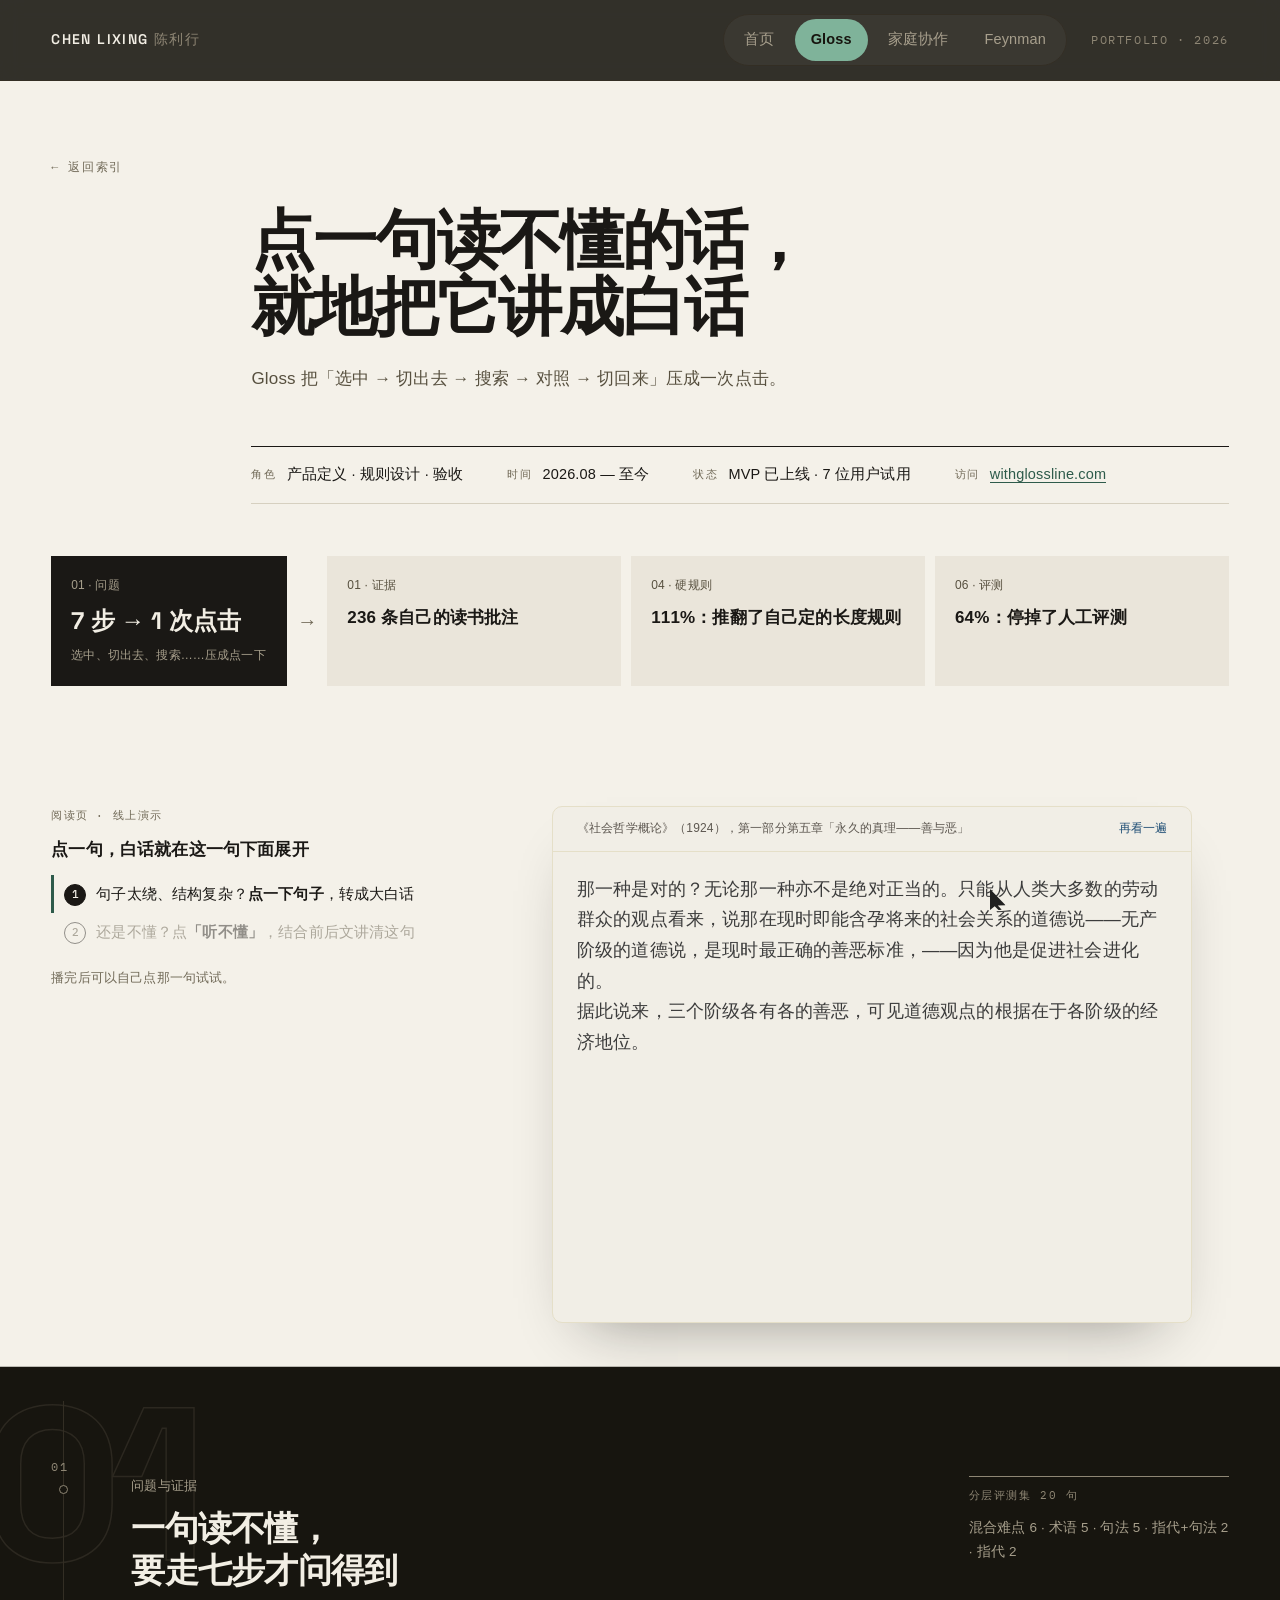
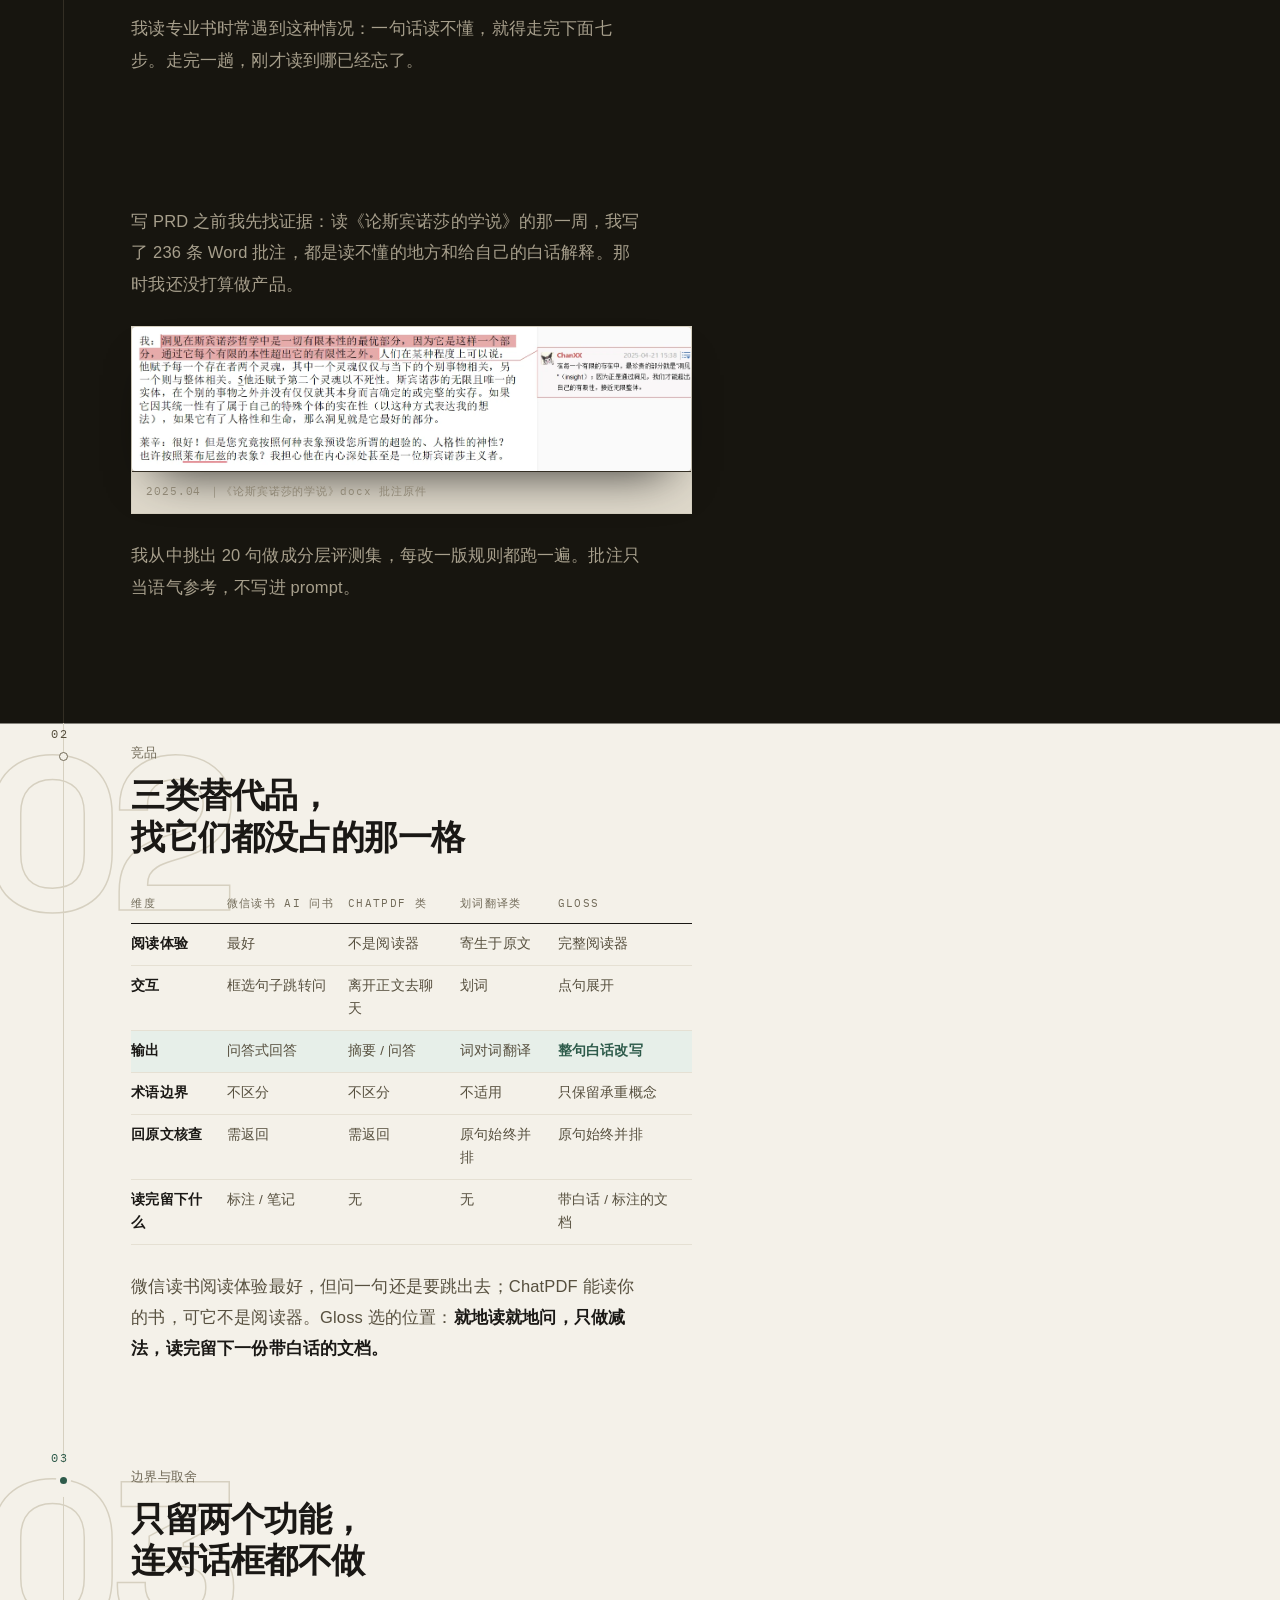
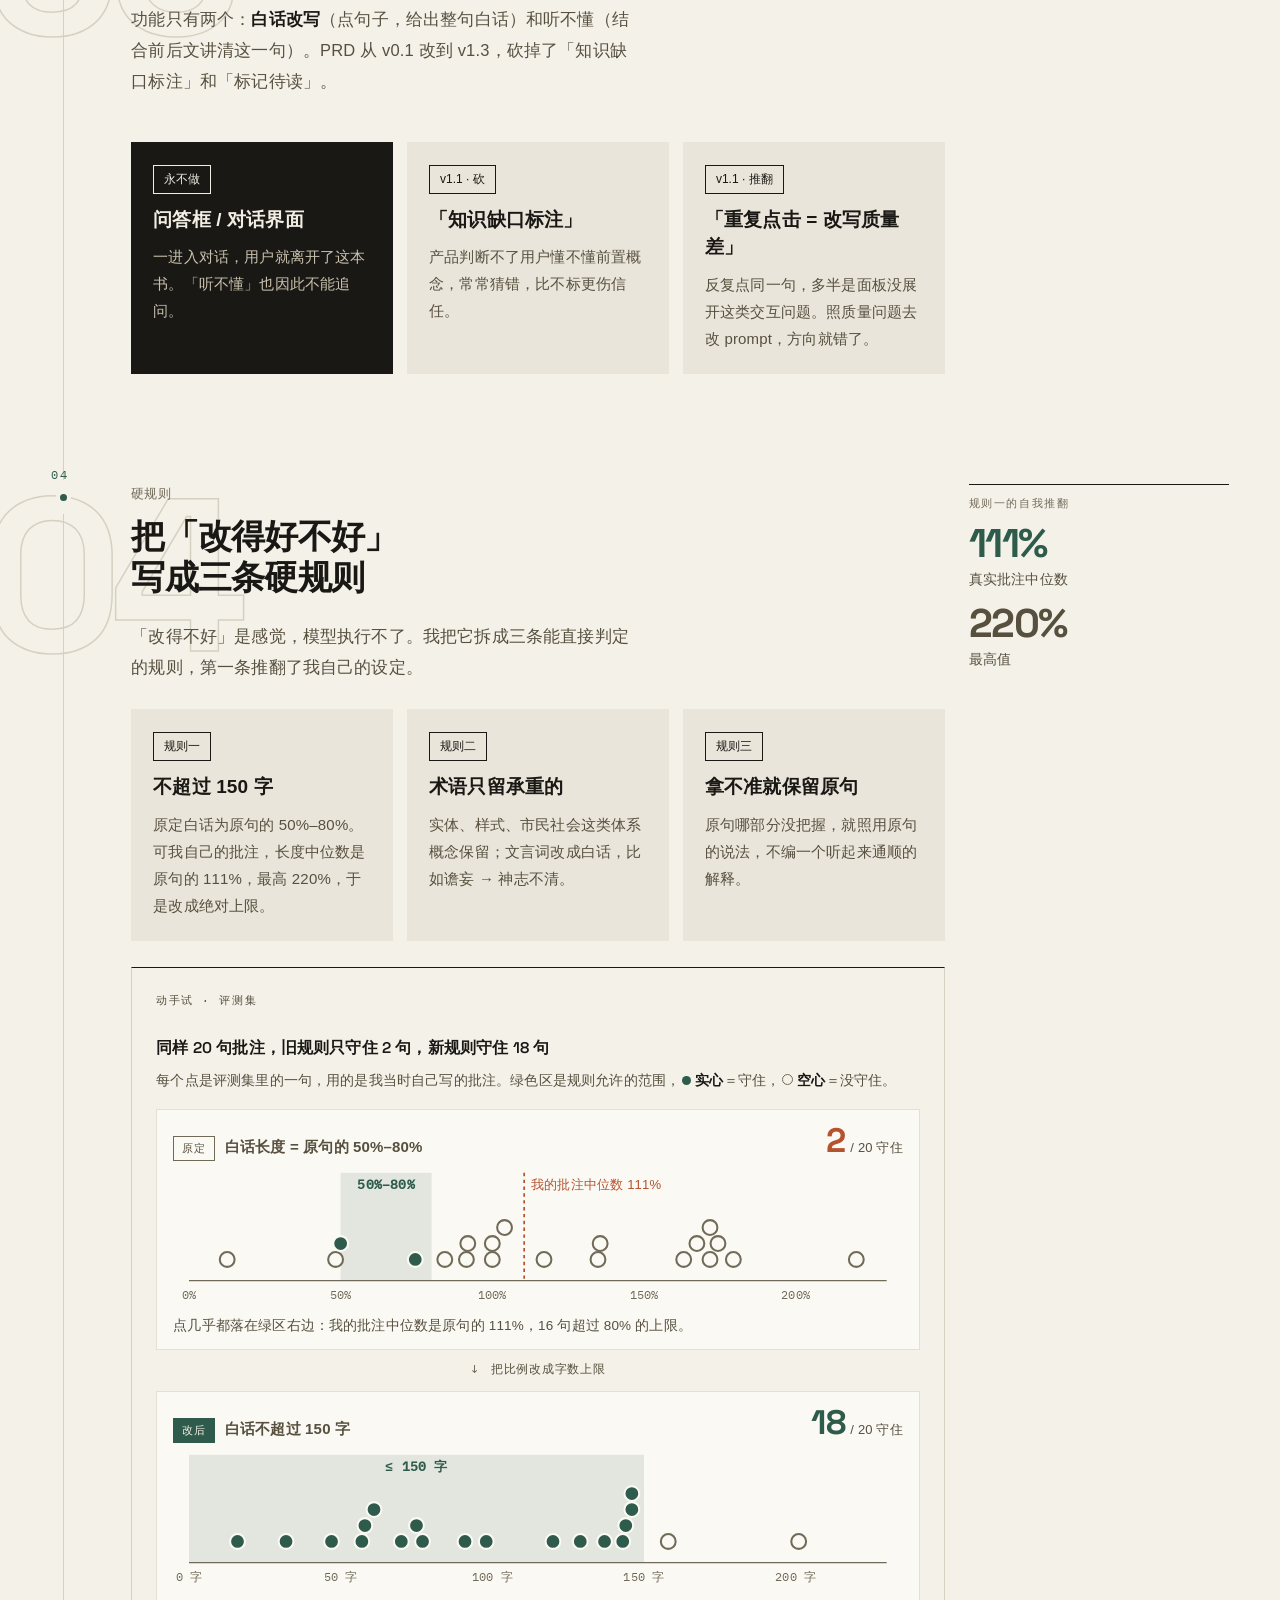
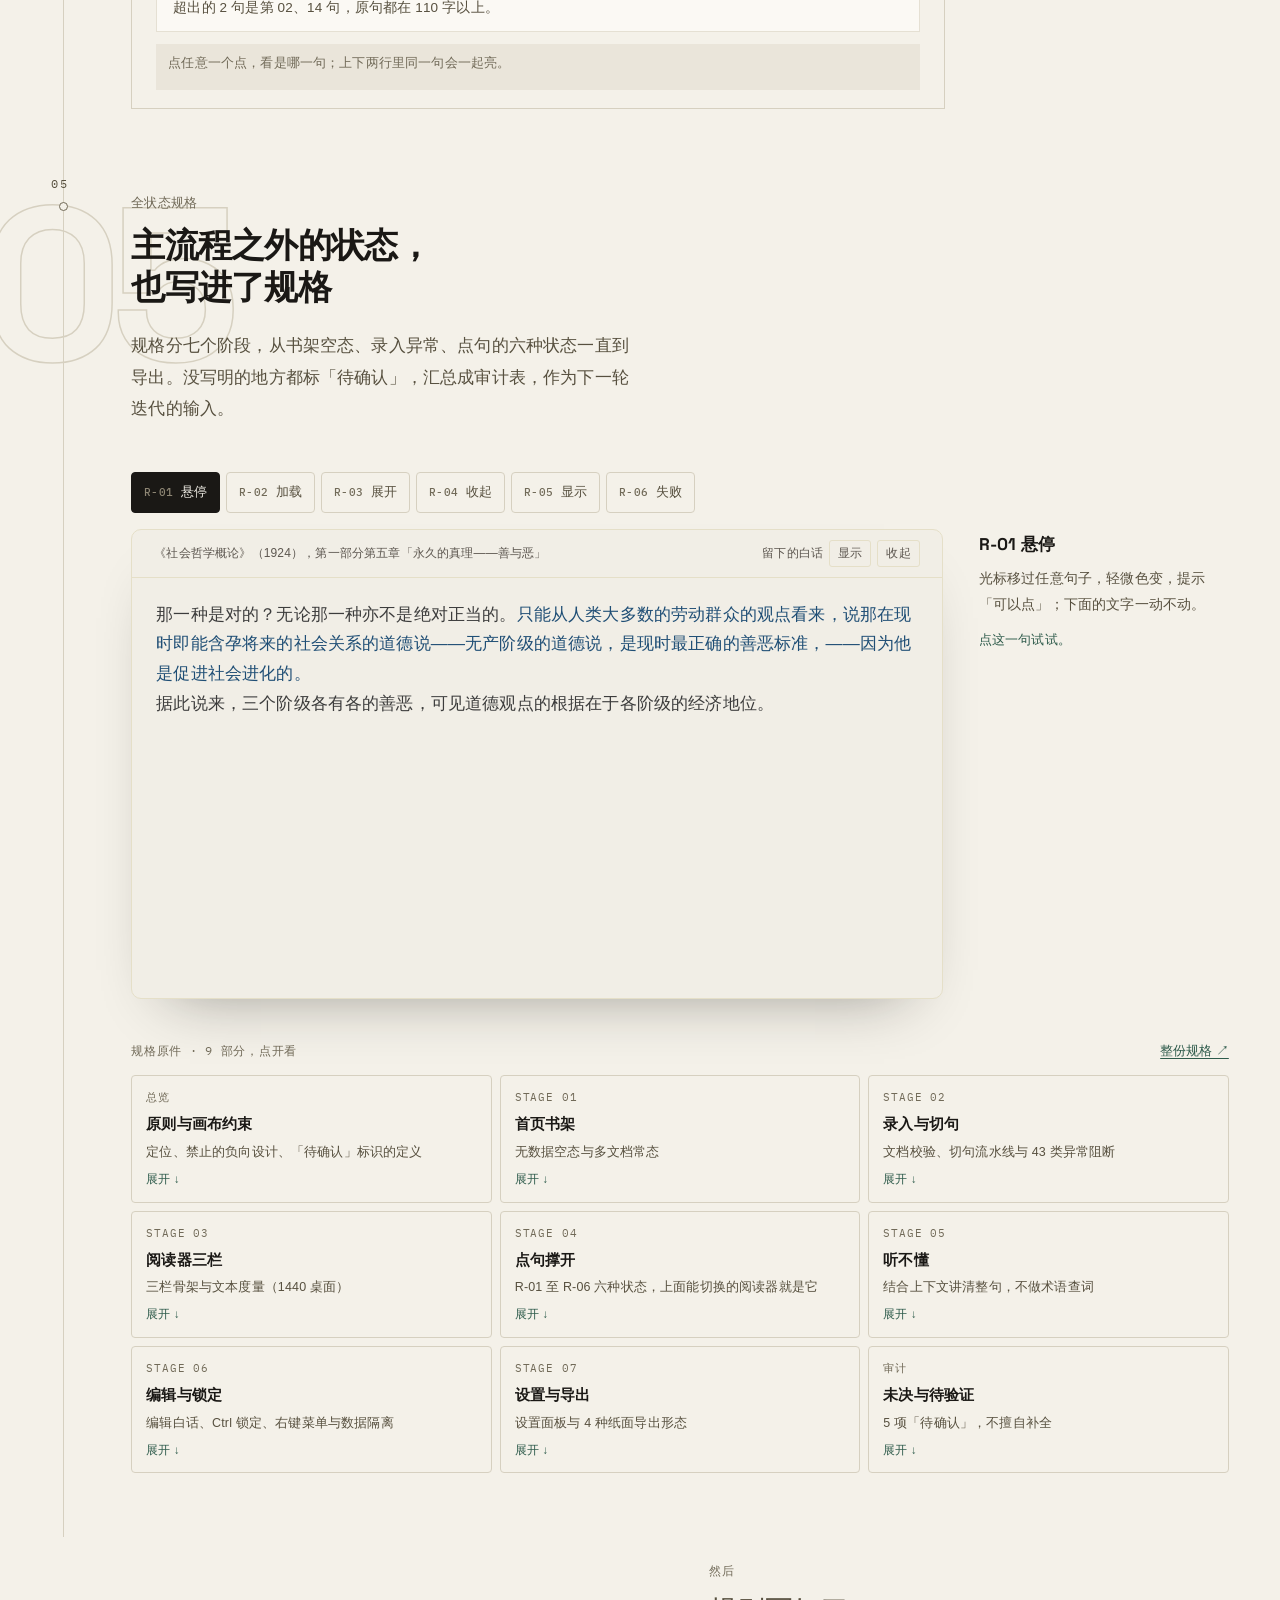
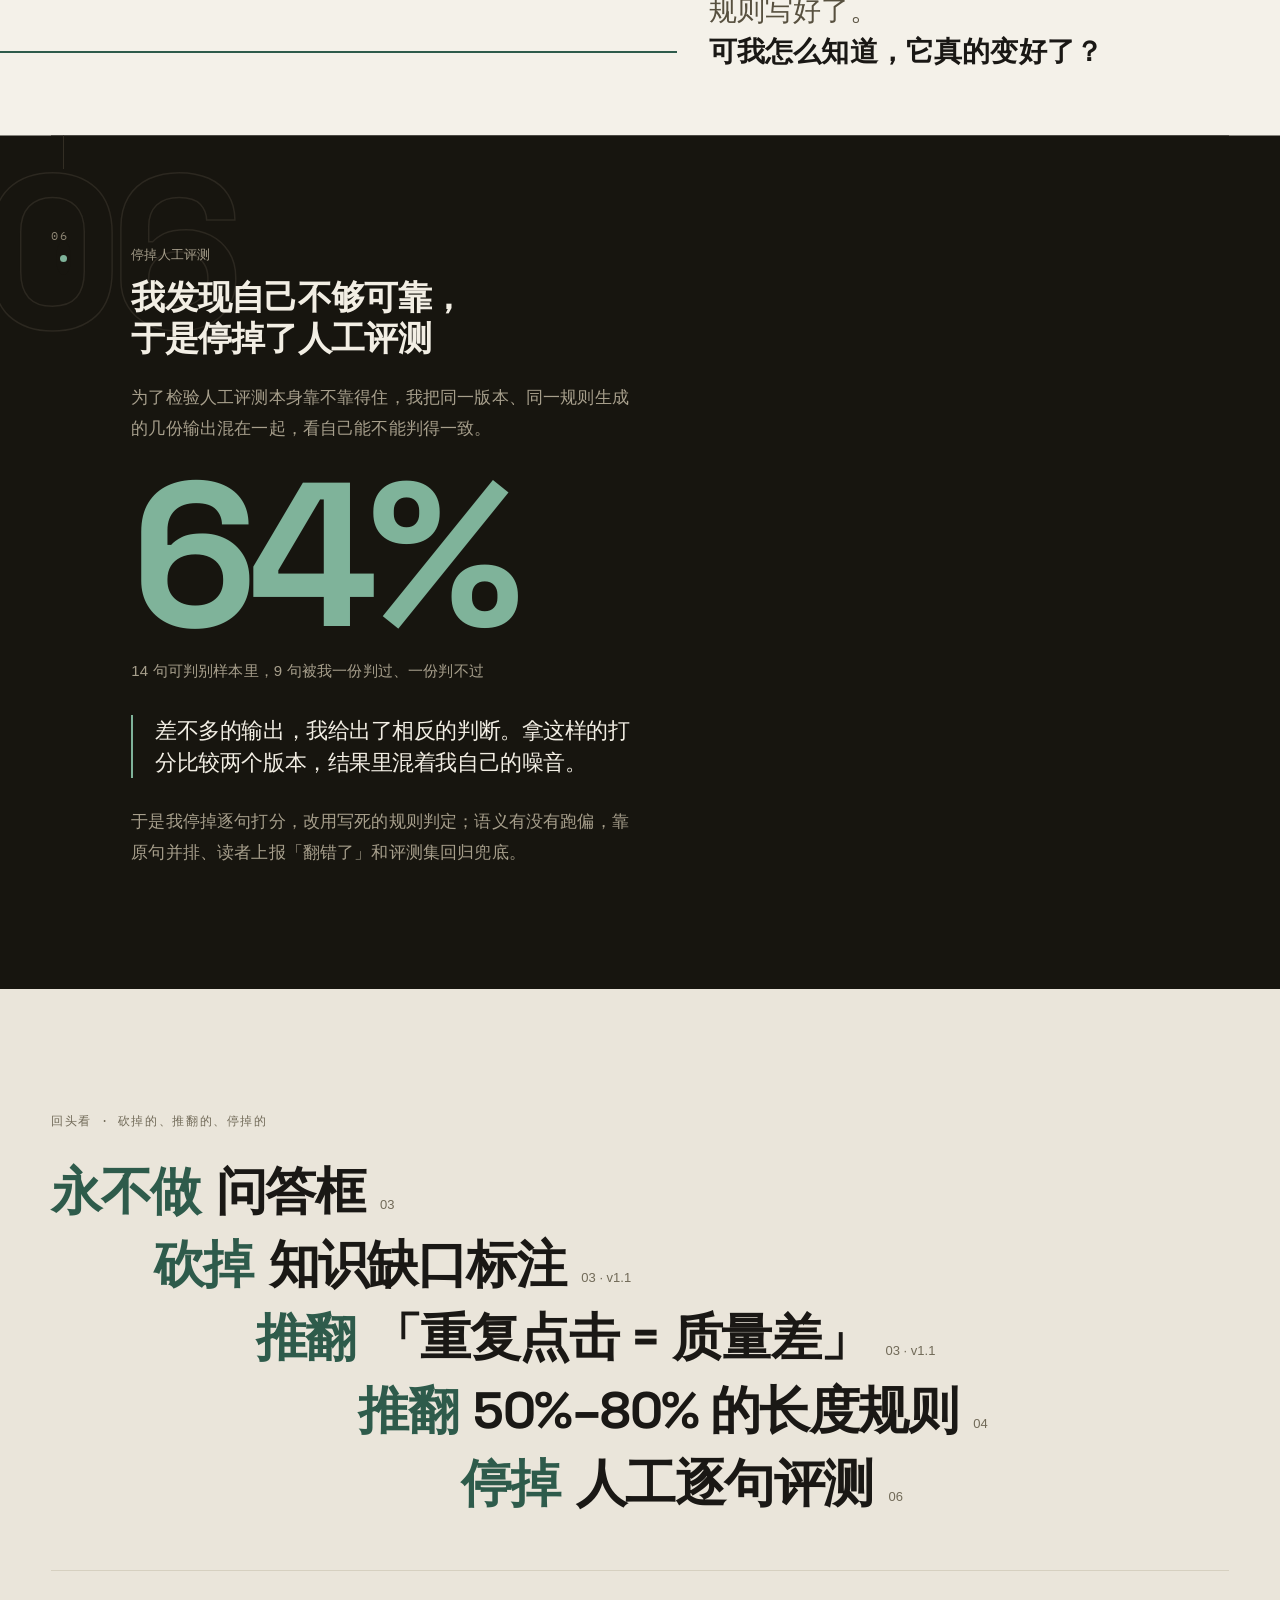
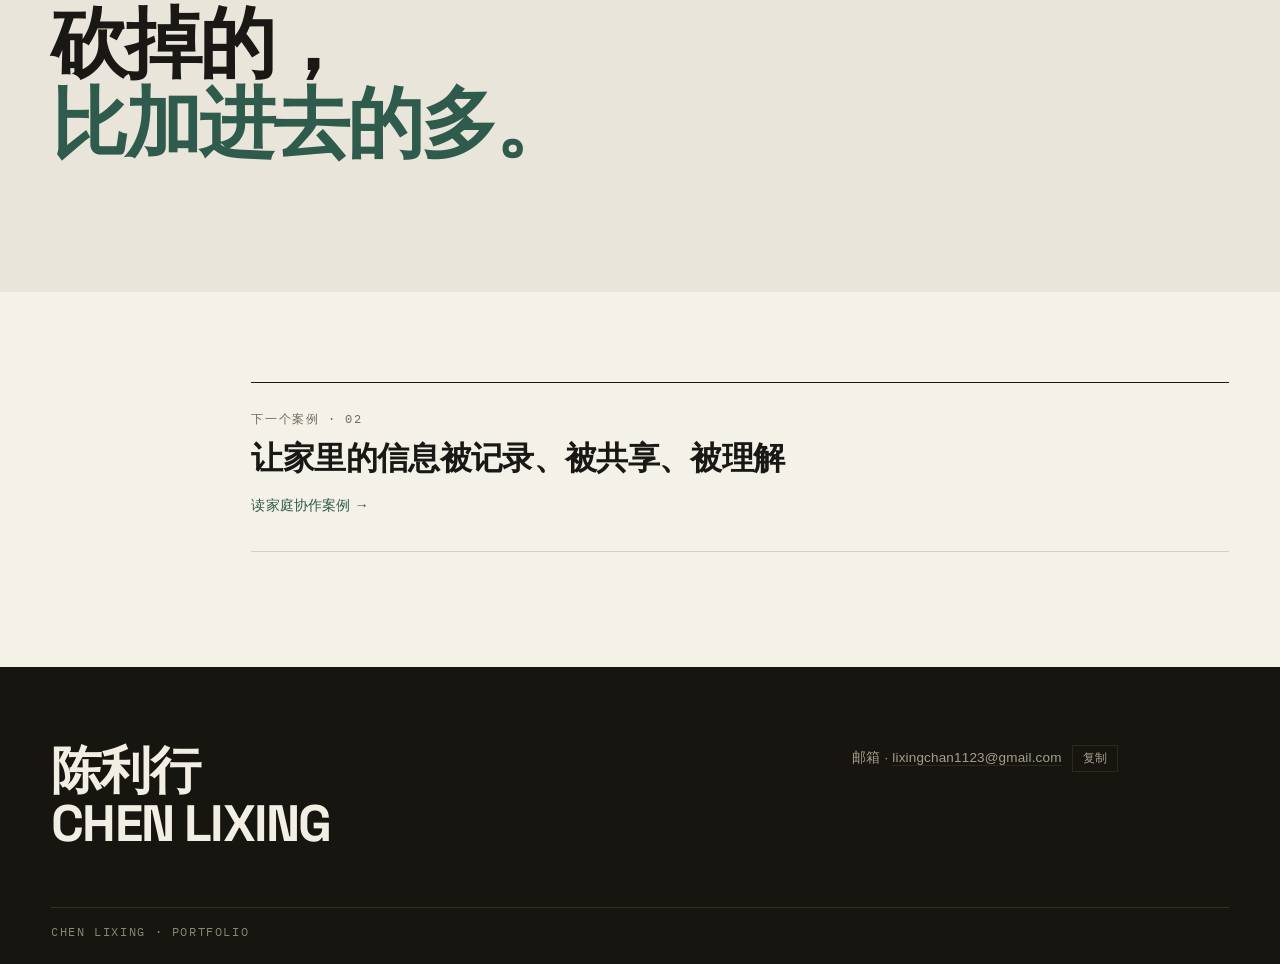
<file: gloss.html>
<!doctype html>
<html lang="zh-CN">
<head>
<meta charset="utf-8">
<meta name="viewport" content="width=device-width, initial-scale=1">
<title>Gloss · 案例 01 — 点一句读不懂的话，就地把它讲成白话</title>
<meta name="description" content="Gloss 的产品推导过程：236 条真实批注、20 句分层评测集、5 次 PRD 迭代，以及两处被我自己推翻的假设。">
<meta name="theme-color" content="#17150F">
<link rel="icon" href="assets/favicon.svg" type="image/svg+xml">
<link rel="apple-touch-icon" href="assets/apple-touch-icon.png">
<meta property="og:type" content="website">
<meta property="og:site_name" content="陈利行 · 作品集">
<meta property="og:title" content="Gloss · 案例 01 — 点一句读不懂的话，就地把它讲成白话">
<meta property="og:description" content="Gloss 的产品推导过程：236 条真实批注、20 句分层评测集、5 次 PRD 迭代，以及两处被我自己推翻的假设。">
<meta property="og:url" content="https://clara-lixing.kicp.fun/gloss.html">
<meta property="og:image" content="https://clara-lixing.kicp.fun/assets/og.png">
<meta property="og:image:width" content="1200">
<meta property="og:image:height" content="630">
<meta name="twitter:card" content="summary_large_image">
<link rel="preload" href="assets/fonts/space-grotesk-latin-wght-normal.woff2" as="font" type="font/woff2" crossorigin>
<link rel="preload" href="assets/fonts/ibm-plex-mono-latin-400-normal.woff2" as="font" type="font/woff2" crossorigin>
<link rel="stylesheet" href="assets/merged.css">
<link rel="stylesheet" href="assets/gloss-spec.css">

<!--
  ══════════════════════════════════════════════════════════════
  ✏️  改文案指南 · Gloss 案例页 gloss.html
  ──────────────────────────────────────────────────────────────
  怎么改：用记事本或 VS Code 打开本文件，Ctrl+F 搜下面【】里的
          几个字，找到后只改标签之间的中文。存盘，浏览器按 F5。

  本页共 6 个章节（01 — 06）。每章：眉题（小字）→ 大标题 → 正文。
  ⚠️ 页首「数字导航」里的数字和正文对应，改正文数字时两处一起改。
  可改位置：
    【← 返回索引】              页首左上角的返回链接
    【点一句读不懂的话】         页首大标题（<br> 是换行符）
    【Gloss 把「选中】           页首导语
    【角色】/【时间】/【状态】/【访问】 大标题下方那一行规格
    【章节导航】                 规格下方的数字导航（四块）
    【点一句，白话就在】         页首演示动画旁边那段（左侧两步说明）
    【要走七步才问得到】         章节 01（含 236 条批注与评测集）
    【三类替代品】               章节 02（下面那张表格每格都可改）
    【只留两个功能】             章节 03（三张决策卡并排）
    【写成三条硬规则】           章节 04（三条规则并排 + 评测集散点图）
    【主流程之外的状态】         章节 05（可切换的六种状态 + 规格原件的 9 张小卡）
    【可我怎么知道】             第 05、06 章之间那一屏间奏
    【我发现自己不够可靠】        章节 06（深色底，超大 64%）
    【回头看】                   页尾深色收尾：砍掉的、推翻的、停掉的
    【下一个案例 · 02】          页末跳到家庭协作案例的那张卡
    【陈利行】                   页脚姓名
  ──────────────────────────────────────────────────────────────
  ⚠️ 右侧那些小字方框（class="facts"）是「旁注」，也可以改，
     它们和正文讲的是不同角度，改的时候注意别和正文说重复的话。
  ⚠️ 四条铁律
     1. 只改中文。不要删除或改动 < > " " 这些符号，也不要动
        class="..." 里面的内容 —— 那是控制样式的。
     2. 要换行，写 <br>（例：第一行<br>第二行）。
     3. 改完一定要存盘，再回浏览器刷新才看得到。
     4. 绝对不要用 Word 或 WPS 打开这个文件，会把引号换成中文引号、加一堆乱码标签。
  ══════════════════════════════════════════════════════════════
-->
</head>
<body>

<header class="masthead">
  <div class="masthead-in">
    <div class="brand">CHEN LIXING <span>陈利行</span></div>
    <nav>
      <a href="index.html">首页</a>
      <a href="gloss.html" aria-current="page">Gloss</a>
      <a href="family.html">家庭协作</a>
      <a href="feynman.html">Feynman</a>
    </nav>
    <div class="meta stamp">Portfolio · 2026</div>
  </div>
</header>

<!-- ══════════════════ Gloss 案例 ══════════════════
     节奏：页首数字导航 → 01 深色开场（七步被划掉，只剩「点一下」）→ 02–04 搭起来
     → 05 规格（一张规格 + 一张线上截图）→ 间奏 → 06 深色高潮（64%）→ 收尾揭示 -->
<section class="page" id="gloss">
  <div class="grid12 case-head">
    <a class="back mono" href="index.html#index">← 返回索引</a>
    <h1>点一句读不懂的话，<br>就地把它讲成白话</h1>
    <p class="case-dek">Gloss 把「选中 → 切出去 → 搜索 → 对照 → 切回来」压成一次点击。</p>
    <dl class="spec">
      <div><dt>角色</dt><dd>产品定义 · 规则设计 · 验收</dd></div>
      <div><dt>时间</dt><dd>2026.08 — 至今</dd></div>
      <div><dt>状态</dt><dd>MVP 已上线 · 7 位用户试用</dd></div>
      <div><dt>访问</dt><dd><a href="https://withglossline.com" target="_blank" rel="noopener">withglossline.com</a></dd></div>
    </dl>

    <!-- 数字导航：每块一个关键数字，点了跳到对应章节。改正文里的数字时，这里一起改。 -->
    <nav class="thread" aria-label="章节导航">
      <a class="thread-problem" href="#g01">
        <span class="k">01 · 问题</span>
        <strong>7 步 → 1 次点击</strong>
        <span class="s">选中、切出去、搜索……压成点一下</span>
      </a>
      <span class="thread-arrow" aria-hidden="true">→</span>
      <a href="#g01">
        <span class="k">01 · 证据</span>
        <strong>236 条自己的读书批注</strong>
      </a>
      <a href="#g04">
        <span class="k">04 · 硬规则</span>
        <strong>111%：推翻了自己定的长度规则</strong>
      </a>
      <a href="#g06">
        <span class="k">06 · 评测</span>
        <strong>64%：停掉了人工评测</strong>
      </a>
    </nav>
  </div>

  <!-- 界面概览：线上首页的演示动画，按 Gloss 源码（LandingDemo）的节奏原样复刻。
       HTML 里写的是播完后的样子：没有脚本、或开了「减少动态效果」时，看到的就是这一帧。
       assets/gloss-demo.js 滚到眼前才开始播。 -->
  <div class="grid12">
    <div class="plate-lead">
      <span class="plate-tag">阅读页 · 线上演示</span>
      <h3>点一句，白话就在这一句下面展开</h3>
      <ol class="demo-steps">
        <li data-step="1"><b>1</b><span>句子太绕、结构复杂？<strong>点一下句子</strong>，转成大白话</span></li>
        <li data-step="2"><b>2</b><span>还是不懂？点<strong>「听不懂」</strong>，结合前后文讲清这句</span></li>
      </ol>
      <p class="demo-try">播完后可以自己点那一句试试。</p>
    </div>
    <figure class="plate">
      <section class="gdemo" aria-label="点击句子查看白话的演示">
        <div class="gdemo-head">
          <small>《社会哲学概论》（1924），第一部分第五章「永久的真理——善与恶」</small>
          <button type="button" class="gdemo-replay" hidden>再看一遍</button>
        </div>
        <div class="gdemo-stage">
          <div class="gdemo-canvas">
            <article class="gdemo-body" lang="zh-CN">
              <p class="gdemo-para"><span>那一种是对的？</span><span>无论那一种亦不是绝对正当的。</span><span class="gdemo-target">只能从人类大多数的劳动群众的观点看来，说那在现时即能含孕将来的社会关系的道德说——无产阶级的道德说，是现时最正确的善恶标准，——因为他是促进社会进化的。</span></p>
              <div class="gdemo-panel">
                <p class="gdemo-gloss">站在大多数劳动群众的立场上看，无产阶级的道德说在现时就已经包含着将来的社会关系，所以它是现时最正确的善恶标准，因为它推动社会进化。</p>
                <div class="gdemo-explain"><p class="gdemo-explain-text">作者在这里不是要证明无产阶级道德说本身绝对正确，而是先限定立场：只有站在劳动群众一边，才能把它判为现时最正确的标准。这个“只能”把判断权从普遍真理挪到阶级观点上，正好呼应全文否定绝对善恶的结论。破折号里的“促进社会进化”是给出取舍尺度，说明正确与否只看是否推动进化，而不是看它是否永久不变。</p></div>
                <div class="gdemo-actions"><span class="gdemo-btn is-save">留下</span><span class="gdemo-btn is-explain">听不懂</span></div>
              </div>
              <p class="gdemo-para"><span>据此说来，三个阶级各有各的善恶，可见道德观点的根据在于各阶级的经济地位。</span></p>
            </article>
            <span class="gdemo-pointer" aria-hidden="true"></span>
          </div>
        </div>
      </section>
    </figure>
  </div>

  <div class="grid12 chain">

    <!-- 01 开场：深色底，七个被划掉的步骤 → 点一下 -->
    <div class="step is-dark" id="g01">
      <span class="ghost-no" aria-hidden="true">01</span>
      <div class="rail"><span class="step-num">01</span><span class="node"></span></div>
      <div class="step-body">
        <p class="step-kicker">问题与证据</p>
        <h2>一句读不懂，<br>要走七步才问得到</h2>
        <p>我读专业书时常遇到这种情况：一句话读不懂，就得走完下面七步。走完一趟，刚才读到哪已经忘了。</p>
        <div class="steps7" role="img" aria-label="七个步骤：选中、切出去、搜索、输入、翻找、对照、切回来，压成一次点击">
          <s>选中</s><s>切出去</s><s>搜索</s><s>输入</s><s>翻找</s><s>对照</s><s>切回来</s>
          <span class="to" aria-hidden="true">⟶</span><b>点一下</b>
        </div>
        <p>写 PRD 之前我先找证据：读《论斯宾诺莎的学说》的那一周，我写了 236 条 Word 批注，都是读不懂的地方和给自己的白话解释。那时我还没打算做产品。</p>
        <figure class="shot">
          <img src="assets/img/annot-word.webp" alt="Word 批注原件：高亮原句与右侧批注气泡" width="1301" height="334">
          <figcaption class="shot-cap">2025.04 ｜《论斯宾诺莎的学说》docx 批注原件</figcaption>
        </figure>
        <p>我从中挑出 20 句做成分层评测集，每改一版规则都跑一遍。批注只当语气参考，不写进 prompt。</p>
      </div>
      <aside class="facts">
        <h4>分层评测集 20 句</h4>
        <p>混合难点 6 · 术语 5 · 句法 5 · 指代+句法 2 · 指代 2</p>
      </aside>
    </div>

    <!-- 02 竞品 -->
    <div class="step" id="g02">
      <span class="ghost-no" aria-hidden="true">02</span>
      <div class="rail"><span class="step-num">02</span><span class="node"></span></div>
      <div class="step-body">
        <p class="step-kicker">竞品</p>
        <h2>三类替代品，<br>找它们都没占的那一格</h2>
        <div class="table-wrap">
          <table>
            <thead>
              <tr><th>维度</th><th>微信读书 AI 问书</th><th>ChatPDF 类</th><th>划词翻译类</th><th>Gloss</th></tr>
            </thead>
            <tbody>
              <tr><td>阅读体验</td><td>最好</td><td>不是阅读器</td><td>寄生于原文</td><td>完整阅读器</td></tr>
              <tr><td>交互</td><td>框选句子跳转问</td><td>离开正文去聊天</td><td>划词</td><td>点句展开</td></tr>
              <tr class="hi"><td>输出</td><td>问答式回答</td><td>摘要 / 问答</td><td>词对词翻译</td><td>整句白话改写</td></tr>
              <tr><td>术语边界</td><td>不区分</td><td>不区分</td><td>不适用</td><td>只保留承重概念</td></tr>
              <tr><td>回原文核查</td><td>需返回</td><td>需返回</td><td>原句始终并排</td><td>原句始终并排</td></tr>
              <tr><td>读完留下什么</td><td>标注 / 笔记</td><td>无</td><td>无</td><td>带白话 / 标注的文档</td></tr>
            </tbody>
          </table>
        </div>
        <p>微信读书阅读体验最好，但问一句还是要跳出去；ChatPDF 能读你的书，可它不是阅读器。Gloss 选的位置：<strong>就地读就地问，只做减法，读完留下一份带白话的文档。</strong></p>
      </div>
    </div>

    <!-- 03 边界与取舍 -->
    <div class="step" id="g03">
      <span class="ghost-no" aria-hidden="true">03</span>
      <div class="rail"><span class="step-num is-fork">03</span><span class="node fork"></span></div>
      <div class="step-body">
        <p class="step-kicker">边界与取舍</p>
        <h2>只留两个功能，<br>连对话框都不做</h2>
        <p>功能只有两个：<strong>白话改写</strong>（点句子，给出整句白话）和听不懂（结合前后文讲清这一句）。PRD 从 v0.1 改到 v1.3，砍掉了「知识缺口标注」和「标记待读」。</p>
      </div>
      <div class="step-body step-after">
        <div class="decisions three">
          <div class="decision kill">
            <span class="label">永不做</span>
            <h4>问答框 / 对话界面</h4>
            <p>一进入对话，用户就离开了这本书。「听不懂」也因此不能追问。</p>
          </div>
          <div class="decision">
            <span class="label">v1.1 · 砍</span>
            <h4>「知识缺口标注」</h4>
            <p>产品判断不了用户懂不懂前置概念，常常猜错，比不标更伤信任。</p>
          </div>
          <div class="decision">
            <span class="label">v1.1 · 推翻</span>
            <h4>「重复点击 = 改写质量差」</h4>
            <p>反复点同一句，多半是面板没展开这类交互问题。照质量问题去改 prompt，方向就错了。</p>
          </div>
        </div>
      </div>
    </div>

    <!-- 04 硬规则（三条规则并排 + 线上效果） -->
    <div class="step" id="g04">
      <span class="ghost-no" aria-hidden="true">04</span>
      <div class="rail"><span class="step-num is-fork">04</span><span class="node fork"></span></div>
      <div class="step-body">
        <p class="step-kicker">硬规则</p>
        <h2>把「改得好不好」<br>写成三条硬规则</h2>
        <p>「改得不好」是感觉，模型执行不了。我把它拆成三条能直接判定的规则，第一条推翻了我自己的设定。</p>
        <div class="decisions three">
          <div class="decision">
            <span class="label">规则一</span>
            <h4>不超过 150 字</h4>
            <p>原定白话为原句的 50%–80%。可我自己的批注，长度中位数是原句的 111%，最高 220%，于是改成绝对上限。</p>
          </div>
          <div class="decision">
            <span class="label">规则二</span>
            <h4>术语只留承重的</h4>
            <p>实体、样式、市民社会这类体系概念保留；文言词改成白话，比如谵妄 → 神志不清。</p>
          </div>
          <div class="decision">
            <span class="label">规则三</span>
            <h4>拿不准就保留原句</h4>
            <p>原句哪部分没把握，就照用原句的说法，不编一个听起来通顺的解释。</p>
          </div>
        </div>
        <!-- 评测集 20 句，两条长度规则各守住几句（真实数据：Gloss-评测集-第一批.md）。脚本 assets/gloss-lab.js，下面存的是默认状态。
             上行按「批注 ÷ 原句」排，下行按批注字数排；绿区 = 规则允许的范围，实心点 = 守住。 -->
        <figure class="glen" aria-label="评测集 20 句：原定的比例规则守住 2 句，改后的字数上限守住 18 句">
          <p class="lab-k">动手试 · 评测集</p>
          <h3 class="glen-t">同样 20 句批注，旧规则只守住 2 句，新规则守住 18 句</h3>
          <p class="glen-d">每个点是评测集里的一句，用的是我当时自己写的批注。绿色区是规则允许的范围，<b class="k-in">实心</b>＝守住，<b class="k-out">空心</b>＝没守住。</p>
          <div class="glen-row" data-k="ratio">
            <div class="glen-h"><span class="glen-tag">原定</span><p class="glen-rule">白话长度 = 原句的 50%–80%</p><p class="glen-n is-bad"><b>2</b> / 20 守住</p></div>
            <svg class="glen-svg" viewBox="0 0 640 128" aria-hidden="true"><rect class="zone" x="147.04347826086956" y="6" width="79.82608695652175" height="94.5"></rect><text class="zl" x="186.95652173913044" y="20" text-anchor="middle">50%–80%</text><line class="base" x1="14" y1="100.5" x2="626" y2="100.5"></line><text class="tick" x="14" y="116.5" text-anchor="middle">0%</text><text class="tick" x="147.04347826086956" y="116.5" text-anchor="middle">50%</text><text class="tick" x="280.0869565217391" y="116.5" text-anchor="middle">100%</text><text class="tick" x="413.1304347826087" y="116.5" text-anchor="middle">150%</text><text class="tick" x="546.1739130434783" y="116.5" text-anchor="middle">200%</text><line class="med" x1="308.02608695652174" y1="6" x2="308.02608695652174" y2="100.5"></line><text class="ml" x="314.02608695652174" y="20">我的批注中位数 111%</text><circle class="pt out" cx="47.52276617596713" cy="82" r="6.5" data-i="11" tabindex="0" role="button" aria-label="第 12 句，批注 16 字，是原句的 13%"></circle><circle class="pt out" cx="142.60869565217394" cy="82" r="6.5" data-i="12" tabindex="0" role="button" aria-label="第 13 句，批注 58 字，是原句的 48%"></circle><circle class="pt in" cx="147.04347826086956" cy="68" r="6.5" data-i="19" tabindex="0" role="button" aria-label="第 20 句，批注 32 字，是原句的 50%"></circle><circle class="pt in" cx="212.50931677018636" cy="82" r="6.5" data-i="18" tabindex="0" role="button" aria-label="第 19 句，批注 47 字，是原句的 75%"></circle><circle class="pt out" cx="238.41068622315353" cy="82" r="6.5" data-i="7" tabindex="0" role="button" aria-label="第 08 句，批注 70 字，是原句的 84%"></circle><circle class="pt out" cx="257.372216330859" cy="82" r="6.5" data-i="5" tabindex="0" role="button" aria-label="第 06 句，批注 75 字，是原句的 91%"></circle><circle class="pt out" cx="258.5849802371541" cy="68" r="6.5" data-i="3" tabindex="0" role="button" aria-label="第 04 句，批注 91 字，是原句的 92%"></circle><circle class="pt out" cx="280.0869565217391" cy="82" r="6.5" data-i="6" tabindex="0" role="button" aria-label="第 07 句，批注 57 字，是原句的 100%"></circle><circle class="pt out" cx="280.0869565217391" cy="68" r="6.5" data-i="15" tabindex="0" role="button" aria-label="第 16 句，批注 98 字，是原句的 100%"></circle><circle class="pt out" cx="290.81626928471246" cy="54" r="6.5" data-i="0" tabindex="0" role="button" aria-label="第 01 句，批注 129 字，是原句的 104%"></circle><circle class="pt out" cx="325.42028985507244" cy="82" r="6.5" data-i="13" tabindex="0" role="button" aria-label="第 14 句，批注 158 字，是原句的 117%"></circle><circle class="pt out" cx="372.7689301416708" cy="82" r="6.5" data-i="14" tabindex="0" role="button" aria-label="第 15 句，批注 120 字，是原句的 135%"></circle><circle class="pt out" cx="374.69565217391306" cy="68" r="6.5" data-i="10" tabindex="0" role="button" aria-label="第 11 句，批注 61 字，是原句的 136%"></circle><circle class="pt out" cx="447.9751552795031" cy="82" r="6.5" data-i="17" tabindex="0" role="button" aria-label="第 18 句，批注 137 字，是原句的 163%"></circle><circle class="pt out" cx="459.5409504550051" cy="68" r="6.5" data-i="16" tabindex="0" role="button" aria-label="第 17 句，批注 144 字，是原句的 167%"></circle><circle class="pt out" cx="471.04347826086956" cy="82" r="6.5" data-i="4" tabindex="0" role="button" aria-label="第 05 句，批注 146 字，是原句的 172%"></circle><circle class="pt out" cx="471.04347826086956" cy="54" r="6.5" data-i="8" tabindex="0" role="button" aria-label="第 09 句，批注 146 字，是原句的 172%"></circle><circle class="pt out" cx="478.0296924708377" cy="68" r="6.5" data-i="2" tabindex="0" role="button" aria-label="第 03 句，批注 143 字，是原句的 174%"></circle><circle class="pt out" cx="491.53105590062114" cy="82" r="6.5" data-i="1" tabindex="0" role="button" aria-label="第 02 句，批注 201 字，是原句的 179%"></circle><circle class="pt out" cx="599.3913043478261" cy="82" r="6.5" data-i="9" tabindex="0" role="button" aria-label="第 10 句，批注 77 字，是原句的 220%"></circle></svg>
            <p class="glen-why">点几乎都落在绿区右边：我的批注中位数是原句的 111%，16 句超过 80% 的上限。</p>
          </div>
          <p class="glen-step" aria-hidden="true">↓　把比例改成字数上限</p>
          <div class="glen-row" data-k="len">
            <div class="glen-h"><span class="glen-tag is-new">改后</span><p class="glen-rule">白话不超过 150 字</p><p class="glen-n"><b>18</b> / 20 守住</p></div>
            <svg class="glen-svg" viewBox="0 0 640 128" aria-hidden="true"><rect class="zone" x="14" y="6" width="399.1304347826087" height="94.5"></rect><text class="zl" x="213.56521739130434" y="20" text-anchor="middle">≤ 150 字</text><line class="base" x1="14" y1="100.5" x2="626" y2="100.5"></line><text class="tick" x="14" y="116.5" text-anchor="middle">0 字</text><text class="tick" x="147.04347826086956" y="116.5" text-anchor="middle">50 字</text><text class="tick" x="280.0869565217391" y="116.5" text-anchor="middle">100 字</text><text class="tick" x="413.1304347826087" y="116.5" text-anchor="middle">150 字</text><text class="tick" x="546.1739130434783" y="116.5" text-anchor="middle">200 字</text><circle class="pt in" cx="56.573913043478264" cy="82" r="6.5" data-i="11" tabindex="0" role="button" aria-label="第 12 句，批注 16 字，是原句的 13%"></circle><circle class="pt in" cx="99.14782608695653" cy="82" r="6.5" data-i="19" tabindex="0" role="button" aria-label="第 20 句，批注 32 字，是原句的 50%"></circle><circle class="pt in" cx="139.0608695652174" cy="82" r="6.5" data-i="18" tabindex="0" role="button" aria-label="第 19 句，批注 47 字，是原句的 75%"></circle><circle class="pt in" cx="165.66956521739132" cy="82" r="6.5" data-i="6" tabindex="0" role="button" aria-label="第 07 句，批注 57 字，是原句的 100%"></circle><circle class="pt in" cx="168.33043478260868" cy="68" r="6.5" data-i="12" tabindex="0" role="button" aria-label="第 13 句，批注 58 字，是原句的 48%"></circle><circle class="pt in" cx="176.31304347826088" cy="54" r="6.5" data-i="10" tabindex="0" role="button" aria-label="第 11 句，批注 61 字，是原句的 136%"></circle><circle class="pt in" cx="200.2608695652174" cy="82" r="6.5" data-i="7" tabindex="0" role="button" aria-label="第 08 句，批注 70 字，是原句的 84%"></circle><circle class="pt in" cx="213.56521739130434" cy="68" r="6.5" data-i="5" tabindex="0" role="button" aria-label="第 06 句，批注 75 字，是原句的 91%"></circle><circle class="pt in" cx="218.88695652173914" cy="82" r="6.5" data-i="9" tabindex="0" role="button" aria-label="第 10 句，批注 77 字，是原句的 220%"></circle><circle class="pt in" cx="256.1391304347826" cy="82" r="6.5" data-i="3" tabindex="0" role="button" aria-label="第 04 句，批注 91 字，是原句的 92%"></circle><circle class="pt in" cx="274.76521739130436" cy="82" r="6.5" data-i="15" tabindex="0" role="button" aria-label="第 16 句，批注 98 字，是原句的 100%"></circle><circle class="pt in" cx="333.30434782608694" cy="82" r="6.5" data-i="14" tabindex="0" role="button" aria-label="第 15 句，批注 120 字，是原句的 135%"></circle><circle class="pt in" cx="357.25217391304346" cy="82" r="6.5" data-i="0" tabindex="0" role="button" aria-label="第 01 句，批注 129 字，是原句的 104%"></circle><circle class="pt in" cx="378.53913043478263" cy="82" r="6.5" data-i="17" tabindex="0" role="button" aria-label="第 18 句，批注 137 字，是原句的 163%"></circle><circle class="pt in" cx="394.5043478260869" cy="82" r="6.5" data-i="2" tabindex="0" role="button" aria-label="第 03 句，批注 143 字，是原句的 174%"></circle><circle class="pt in" cx="397.1652173913044" cy="68" r="6.5" data-i="16" tabindex="0" role="button" aria-label="第 17 句，批注 144 字，是原句的 167%"></circle><circle class="pt in" cx="402.4869565217391" cy="54" r="6.5" data-i="4" tabindex="0" role="button" aria-label="第 05 句，批注 146 字，是原句的 172%"></circle><circle class="pt in" cx="402.4869565217391" cy="40" r="6.5" data-i="8" tabindex="0" role="button" aria-label="第 09 句，批注 146 字，是原句的 172%"></circle><circle class="pt out" cx="434.41739130434786" cy="82" r="6.5" data-i="13" tabindex="0" role="button" aria-label="第 14 句，批注 158 字，是原句的 117%"></circle><circle class="pt out" cx="548.8347826086956" cy="82" r="6.5" data-i="1" tabindex="0" role="button" aria-label="第 02 句，批注 201 字，是原句的 179%"></circle></svg>
            <p class="glen-why">超出的 2 句是第 02、14 句，原句都在 110 字以上。</p>
          </div>
          <p class="glen-info"><span class="mute">点任意一个点，看是哪一句；上下两行里同一句会一起亮。</span></p>
        </figure>
      </div>
      <aside class="facts">
        <h4>规则一的自我推翻</h4>
        <p><span class="big is-accent">111%</span>真实批注中位数</p>
        <p><span class="big">220%</span>最高值</p>
      </aside>
    </div>

    <!-- 05 全状态规格（一张规格图 + 对应的线上截图） -->
    <div class="step" id="g05">
      <span class="ghost-no" aria-hidden="true">05</span>
      <div class="rail"><span class="step-num">05</span><span class="node"></span></div>
      <div class="step-body">
        <p class="step-kicker">全状态规格</p>
        <h2>主流程之外的状态，<br>也写进了规格</h2>
        <p>规格分七个阶段，从书架空态、录入异常、点句的六种状态一直到导出。没写明的地方都标「待确认」，汇总成审计表，作为下一轮迭代的输入。</p>
      </div>
      <!-- 点句的六种状态：HTML 重搭的阅读器，可切换（交互写法见 assets/proto.js 顶部，这里用轻量版 .lite）。
           没有脚本 / 画布上显示 R-03 展开态。文案取自 Gloss 源码。 -->
      <figure class="gst lite" data-init="st=r1" aria-label="点句的六种状态：悬停、加载、展开、收起、显示、失败，可逐个切换">
        <div class="gst-tabs" role="group" aria-label="切换状态">
          <span data-set="st=r1" data-on="st=r1"><b>R-01</b>悬停</span>
          <span data-set="st=r2" data-then="1700: st=r3" data-then-if="st=r2" data-on="st=r2"><b>R-02</b>加载</span>
          <span class="on" data-set="st=r3" data-on="st=r3"><b>R-03</b>展开</span>
          <span data-set="st=r4" data-on="st=r4"><b>R-04</b>收起</span>
          <span data-set="st=r5" data-on="st=r5"><b>R-05</b>显示</span>
          <span data-set="st=r6" data-on="st=r6"><b>R-06</b>失败</span>
        </div>
        <div class="gst-win">
          <div class="gst-head">
            <small>《社会哲学概论》（1924），第一部分第五章「永久的真理——善与恶」</small>
            <span class="gst-mode">留下的白话<i data-on="st=r5" data-set="st=r5">显示</i><i data-on="st=r4" data-set="st=r4">收起</i></span>
          </div>
          <div class="gst-stage">
            <p class="gst-para">那一种是对的？无论那一种亦不是绝对正当的。<span class="gst-target on" data-on="st=r1|r2|r3|r6" data-set="st=r2" data-then="1700: st=r3" data-then-if="st=r2"><span class="gst-saved" data-on="st=r4">只能从人类大多数的劳动群众的观点看来，说那在现时即能含孕将来的社会关系的道德说——无产阶级的道德说，是现时最正确的善恶标准，——因为他是促进社会进化的。</span></span></p>
            <div class="gst-panel st-off" data-when="st=r2">
              <p class="gst-pending">……</p>
              <p class="gst-typing">站在大多数劳动群众的立场上看，无产阶级的道德说在现时就已经包含着将来的社会关系，</p>
            </div>
            <div class="gst-panel" data-when="st=r3">
              <p>站在大多数劳动群众的立场上看，无产阶级的道德说在现时就已经包含着将来的社会关系，所以它是现时最正确的善恶标准，因为它推动社会进化。</p>
              <p class="gst-actions"><span class="b">留下</span><span>听不懂</span></p>
            </div>
            <div class="gst-panel saved st-off" data-when="st=r5">
              <p>站在大多数劳动群众的立场上看，无产阶级的道德说在现时就已经包含着将来的社会关系，所以它是现时最正确的善恶标准，因为它推动社会进化。</p>
            </div>
            <div class="gst-panel st-off" data-when="st=r6">
              <p class="gst-fail">这次没能生成，点「重试」通常就好。<u data-set="st=r2" data-then="1700: st=r3" data-then-if="st=r2">重试</u></p>
              <p class="gst-actions"><span class="b off">留下</span><span class="off">听不懂</span></p>
            </div>
            <p class="gst-para">据此说来，三个阶级各有各的善恶，可见道德观点的根据在于各阶级的经济地位。</p>
          </div>
        </div>
        <div class="gst-note">
          <p class="st-off" data-when="st=r1"><b>R-01 悬停</b>光标移过任意句子，轻微色变，提示「可以点」；下面的文字一动不动。<em>点这一句试试。</em></p>
          <p class="st-off" data-when="st=r2"><b>R-02 加载</b>点击后视口锁定不变，下方平滑撑开；白话按几个字一块逐步出现。中途收起或离开，请求直接中止，不缓存。</p>
          <p data-when="st=r3"><b>R-03 展开</b>白话在原句正下方展开，原句始终留在上面；操作只有「留下」和「听不懂」。</p>
          <p class="st-off" data-when="st=r4"><b>R-04 收起</b>一页留下十几句也不打断正文：已留下的句子只多一条虚线下划线，点它再展开。</p>
          <p class="st-off" data-when="st=r5"><b>R-05 显示</b>留下的白话常驻在原句下方，不用逐句点开，直接通读对照。</p>
          <p class="st-off" data-when="st=r6"><b>R-06 失败</b>绝不阻断正文继续阅读：只在这一句下面说清发生了什么，给一个「重试」。措辞不说「出错了」。<em>点「重试」试试。</em></p>
        </div>
      </figure>
      <!-- 规格原件（HTML，不是截图）：收起时是 9 张小卡，点一张在下面展开那一部分，再点收起。
           样式由 Gloss 规格原件（Tailwind）编译成静态 CSS：assets/gloss-spec.css；整份规格见 gloss-spec.html。 -->
      <div class="specx lite" aria-label="规格原件：总览、七个阶段、审计清单，点开看">
        <p class="specx-h"><span>规格原件 · 9 部分，点开看</span><a href="gloss-spec.html">整份规格 ↗</a></p>
        <div class="specx-cards">
          <span class="specx-card" data-flip="sp=overview" data-on="sp=overview"><small>总览</small><b>原则与画布约束</b><span>定位、禁止的负向设计、「待确认」标识的定义</span></span>
          <span class="specx-card" data-flip="sp=stage-1" data-on="sp=stage-1"><small>STAGE 01</small><b>首页书架</b><span>无数据空态与多文档常态</span></span>
          <span class="specx-card" data-flip="sp=stage-2" data-on="sp=stage-2"><small>STAGE 02</small><b>录入与切句</b><span>文档校验、切句流水线与 43 类异常阻断</span></span>
          <span class="specx-card" data-flip="sp=stage-3" data-on="sp=stage-3"><small>STAGE 03</small><b>阅读器三栏</b><span>三栏骨架与文本度量（1440 桌面）</span></span>
          <span class="specx-card" data-flip="sp=stage-4" data-on="sp=stage-4"><small>STAGE 04</small><b>点句撑开</b><span>R-01 至 R-06 六种状态，上面能切换的阅读器就是它</span></span>
          <span class="specx-card" data-flip="sp=stage-5" data-on="sp=stage-5"><small>STAGE 05</small><b>听不懂</b><span>结合上下文讲清整句，不做术语查词</span></span>
          <span class="specx-card" data-flip="sp=stage-6" data-on="sp=stage-6"><small>STAGE 06</small><b>编辑与锁定</b><span>编辑白话、Ctrl 锁定、右键菜单与数据隔离</span></span>
          <span class="specx-card" data-flip="sp=stage-7" data-on="sp=stage-7"><small>STAGE 07</small><b>设置与导出</b><span>设置面板与 4 种纸面导出形态</span></span>
          <span class="specx-card" data-flip="sp=audit" data-on="sp=audit"><small>审计</small><b>未决与待验证</b><span>5 项「待确认」，不擅自补全</span></span>
        </div>
        <div class="specx-panel st-off" data-when="sp=overview">
          <p class="specx-bar"><b>总览 · 原则与画布约束</b><span class="acts"><a href="gloss-spec.html#overview">在新页面看 ↗</a><span data-set="sp=">收起 ✕</span></span></p>
          <div class="spec-fit"><div class="spec-doc"><header class="max-w-[1720px] mx-auto mb-10 pb-8 border-b border-neutral-300">
    <div class="flex flex-col lg:flex-row lg:items-end justify-between gap-6">
      <div>
        <div class="flex items-center gap-3 mb-2">
          <span class="wire-badge bg-neutral-900 text-white">SYSTEM SPECIFICATION &amp; WIREFRAME FLOW</span>
          <span class="wire-badge bg-neutral-200 text-neutral-800">PRD v1.1 对应版本</span>
          <span class="wire-badge bg-amber-100 text-amber-900 border border-amber-300">纯黑白灰低保真 · 逻辑检验专用</span>
        </div>
        <h1 class="text-3xl font-bold tracking-tight text-neutral-900 flex items-center gap-3">
          Gloss 核心产品交互流程与全状态低保真线框图
        </h1>
        <p class="text-sm text-neutral-600 mt-2 max-w-4xl leading-relaxed">
          定位：<strong>长期阅读空间</strong>（非单次转换工具）。核心原则：<strong>一切服务于阅读连续性</strong>，将 AI 工具 7 步提炼为“就地单句点击”。本图根据 PRD v1.1 与设计 Brief 严格平铺全生命周期流程（用户真实步骤、全交互状态、异常链路及 PRD 待确认项标记）。
        </p>
      </div>

      <!-- 快速跳转导航 -->
      <nav class="flex flex-wrap gap-2 text-xs font-mono-code">
        <a href="#stage-1" class="px-3 py-1.5 bg-neutral-100 hover:bg-neutral-200 border border-neutral-300 text-neutral-800 rounded transition">1. 首页书架与录入</a>
        <a href="#stage-2" class="px-3 py-1.5 bg-neutral-100 hover:bg-neutral-200 border border-neutral-300 text-neutral-800 rounded transition">2. 解析/断句与异常处理</a>
        <a href="#stage-3" class="px-3 py-1.5 bg-neutral-100 hover:bg-neutral-200 border border-neutral-300 text-neutral-800 rounded transition">3. 阅读器核心框架 (三栏)</a>
        <a href="#stage-4" class="px-3 py-1.5 bg-neutral-100 hover:bg-neutral-200 border border-neutral-300 text-neutral-800 rounded transition">4. 功能一：点句撑开与六大状态</a>
        <a href="#stage-5" class="px-3 py-1.5 bg-neutral-100 hover:bg-neutral-200 border border-neutral-300 text-neutral-800 rounded transition">5. 功能二：听不懂 (就地阅读理解)</a>
        <a href="#stage-6" class="px-3 py-1.5 bg-neutral-100 hover:bg-neutral-200 border border-neutral-300 text-neutral-800 rounded transition">6. 编辑、锁定与异常恢复</a>
        <a href="#stage-7" class="px-3 py-1.5 bg-neutral-100 hover:bg-neutral-200 border border-neutral-300 text-neutral-800 rounded transition">7. 阅读/复习模式与导出</a>
      </nav>
    </div>

    <!-- 规范图例与设计约束摘要 -->
    <div class="mt-6 grid grid-cols-1 md:grid-cols-4 gap-4 bg-white p-4 border border-neutral-200 text-xs text-neutral-700">
      <div class="">
        <span class="font-bold text-neutral-900 block mb-1">📐 画布与主题硬约束</span>
        1440px 桌面优先，纯浅色底（黑白灰表达），无登录/无注册，无阅读进度百分比/无进度条。
      </div>
      <div class="">
        <span class="font-bold text-neutral-900 block mb-1">💬 禁忌负向设计 (Do Not)</span>
        无输入框/聊天框、无浮动遮挡弹层、无整段摘要生成、无社交/评论、无功能二延伸追问。
      </div>
      <div class="">
        <span class="font-bold text-neutral-900 block mb-1">⚡ 核心排版原则</span>
        撑开而非浮窗（占据物理空间向下推移）；白话字号与正文一致、视觉比正文浅；原句永不遮挡。
      </div>
      <div class="">
        <span class="font-bold text-amber-800 block mb-1">⚠️ 待确认标识定义</span>
        凡 PRD 未予明确说明（如中文字体商用选型、白话语气风格、半句点击支持度等）均以黄色 <span class="badge-pending">待确认</span> 标出。
      </div>
    </div>
  </header></div></div>
        </div>
        <div class="specx-panel st-off" data-when="sp=stage-1">
          <p class="specx-bar"><b>STAGE 01 · 首页书架</b><span class="acts"><a href="gloss-spec.html#stage-1">在新页面看 ↗</a><span data-set="sp=">收起 ✕</span></span></p>
          <div class="spec-fit"><div class="spec-doc"><section id="stage-1" class="space-y-6">
      <div class="flex items-baseline justify-between border-b pb-2 border-neutral-300">
        <div>
          <span class="text-xs font-mono-code font-bold text-neutral-500">STAGE 01 / 入口与长期书架</span>
          <h2 class="text-xl font-bold text-neutral-900">首页书架：无数据空态与多文档常态</h2>
        </div>
        <span class="text-xs text-neutral-500 font-mono-code">路由: / (访客身份，无账号体系)</span>
      </div>

      <div class="grid grid-cols-1 xl:grid-cols-2 gap-8">
        
        <!-- S-01: 首次到访 / 空状态 -->
        <div class="space-y-3">
          <div class="p-4 bg-neutral-100 border border-neutral-200 rounded-sm">
            <div class="flex justify-between items-start mb-2">
              <span class="wire-badge bg-neutral-800 text-white">S-01 · 首次到访空态 (Empty Shelf)</span>
              <span class="text-xs font-mono-code text-neutral-500">PRD 3.5 P1 / Design Brief 6.1</span>
            </div>
            <p class="text-xs text-neutral-600 mb-1"><strong>在流程中的位置：</strong>用户首次打开网站，无本地缓存书卷数据。</p>
            <p class="text-xs text-neutral-600 mb-1"><strong>可执行操作：</strong>① 点击虚线书脊上传文件 (docx/txt/PDF)；② 点击 3 本内置示例书脊进入试用。</p>
            <p class="text-xs text-neutral-600"><strong>后继流转：</strong>上传触发校验解析 → 进入 Stage 2；点击示例直接免上传 → 进入 Stage 3 (/read/sample)。</p>
          </div>

          <!-- 低保真画框 1440 比例微缩视口 -->
          <div class="wf-canvas p-6 rounded border border-neutral-300 min-h-[460px] flex flex-col justify-between grid-dot">
            <!-- 极简 Header -->
            <div class="flex justify-between items-center pb-4 border-b border-neutral-200">
              <div class="text-base font-bold font-serif-sc tracking-widest text-neutral-800">GLOSS <span class="text-xs font-normal font-mono-code text-neutral-400">/ 难书自阅读空间</span></div>
              <div class="text-xs font-mono-code text-neutral-500 flex items-center gap-4">
                <span class="">无注册模式 (数据存本地)</span>
                <span class="border border-neutral-300 px-2 py-0.5 rounded">访客</span>
              </div>
            </div>

            <!-- 书架主体区 -->
            <div class="my-auto py-8">
              <div class="text-center mb-8">
                <p class="text-xs font-mono-code text-neutral-400 mb-1">STAGE: SHELF // 0 BOOKS IN RECENT</p>
                <h3 class="text-lg font-serif-sc font-semibold text-neutral-700">放一本读不懂的书进来</h3>
                <p class="text-xs text-neutral-500 mt-1">压缩七步操作为一次点句。读难书，不跳过，理解留在原地。</p>
              </div>

              <!-- 书架物理底座与书脊排列 -->
              <div class="max-w-3xl mx-auto">
                <div class="flex items-end justify-center gap-3 border-b-4 border-neutral-800 pb-0.5 px-6">
                  
                  <!-- 虚线书脊：上传触发入口 -->
                  <div class="w-14 h-64 dashed-wire-active flex flex-col items-center justify-between p-2 cursor-pointer hover:border-neutral-900 transition group" title="点击或拖拽文件到此处">
                    <span class="text-[10px] font-mono-code text-neutral-500">+ 上传</span>
                    <div class="wf-spine text-xs font-mono-code font-bold text-neutral-600 tracking-wider">放入新书</div>
                    <span class="text-[9px] font-mono-code text-neutral-400">docx/txt</span>
                  </div>

                  <!-- 示例书 1 -->
                  <div class="w-11 h-60 border border-neutral-400 bg-neutral-50 flex flex-col items-center justify-between p-2 cursor-pointer hover:bg-neutral-100 transition">
                    <span class="text-[9px] font-mono-code text-neutral-400 border-b border-neutral-300 w-full text-center pb-0.5">示例</span>
                    <div class="wf-spine text-xs font-serif-sc text-neutral-700">政治经济学批判</div>
                    <span class="text-[9px] font-mono-code text-neutral-400">马克思</span>
                  </div>

                  <!-- 示例书 2 -->
                  <div class="w-12 h-62 border border-neutral-400 bg-neutral-50 flex flex-col items-center justify-between p-2 cursor-pointer hover:bg-neutral-100 transition">
                    <span class="text-[9px] font-mono-code text-neutral-400 border-b border-neutral-300 w-full text-center pb-0.5">示例</span>
                    <div class="wf-spine text-xs font-serif-sc text-neutral-700">精神现象学</div>
                    <span class="text-[9px] font-mono-code text-neutral-400">黑格尔</span>
                  </div>

                  <!-- 示例书 3 -->
                  <div class="w-10 h-58 border border-neutral-400 bg-neutral-50 flex flex-col items-center justify-between p-2 cursor-pointer hover:bg-neutral-100 transition">
                    <span class="text-[9px] font-mono-code text-neutral-400 border-b border-neutral-300 w-full text-center pb-0.5">示例</span>
                    <div class="wf-spine text-xs font-serif-sc text-neutral-700">存在与时间</div>
                    <span class="text-[9px] font-mono-code text-neutral-400">海德格尔</span>
                  </div>

                </div>
                <!-- 书架木纹底边指示 -->
                <div class="h-2 bg-neutral-300 border-t border-neutral-400"></div>
              </div>
            </div>

            <!-- 底部提示信息 (遵守无进度百分比约束) -->
            <div class="flex justify-between items-center text-[11px] font-mono-code text-neutral-400 pt-3 border-t border-neutral-100">
              <span class="">支持 .docx / .txt / 文字层 PDF (≤20MB, ≤5万字)</span>
              <span class="">※ 严禁展示进度条或百分比 (Brief §2)</span>
            </div>
          </div>
        </div>

        <!-- S-02: 最近文档常驻 / 抽出一本为封面 -->
        <div class="space-y-3">
          <div class="p-4 bg-neutral-100 border border-neutral-200 rounded-sm">
            <div class="flex justify-between items-start mb-2">
              <span class="wire-badge bg-neutral-800 text-white">S-02 · 多书常态与封面抽出 (Shelf With Books)</span>
              <span class="text-xs font-mono-code text-neutral-500">PRD 2.1 &amp; 3.6 F10 / Brief 6.1</span>
            </div>
            <p class="text-xs text-neutral-600 mb-1"><strong>在流程中的位置：</strong>用户回访或已录入多本书。页面背景根据选中书脊产生淡色微调。</p>
            <p class="text-xs text-neutral-600 mb-1"><strong>可执行操作：</strong>① 点击任意书脊将其抽为正面大封面；② 点击抽出的书封面直接跳入阅读器上次位置；③ 点击上传虚线添加新书。</p>
            <p class="text-xs text-neutral-600"><strong>后继流转：</strong>点击选中书封面 → 路由转入 <code class="font-mono-code">/read/:docId</code>，恢复滚动位置与已存批注。</p>
          </div>

          <!-- 低保真画框 -->
          <div class="wf-canvas p-6 rounded border border-neutral-300 min-h-[460px] flex flex-col justify-between bg-neutral-50/50">
            <div class="flex justify-between items-center pb-4 border-b border-neutral-200">
              <div class="text-base font-bold font-serif-sc tracking-widest text-neutral-800">GLOSS</div>
              <div class="text-xs font-mono-code text-neutral-600 flex items-center gap-3">
                <span class="">本地已存 12 卷文献</span>
                <span class="border border-dashed border-neutral-400 px-2 py-0.5 cursor-pointer">+ 导入文件</span>
              </div>
            </div>

            <!-- 书架排列：多本书脊 + 一本抽出正面显示 -->
            <div class="my-auto py-4">
              <div class="max-w-4xl mx-auto flex items-end justify-center gap-2 border-b-4 border-neutral-800 pb-0.5 px-4">
                
                <!-- 虚线添加书位 -->
                <div class="w-9 h-56 dashed-wire flex flex-col items-center justify-center p-1 text-neutral-400 hover:text-neutral-700 cursor-pointer">
                  <span class="wf-spine text-[10px] font-mono-code">+ 导入</span>
                </div>

                <!-- 书脊们 (varying widths & heights) -->
                <div class="w-8 h-56 border border-neutral-300 bg-white flex flex-col items-center justify-between p-1 cursor-pointer">
                  <span class="text-[8px] font-mono-code text-neutral-400">·</span>
                  <div class="wf-spine text-[11px] font-serif-sc text-neutral-600">纯粹理性批判</div>
                  <span class="text-[8px] font-mono-code text-neutral-400">康德</span>
                </div>

                <div class="w-10 h-60 border border-neutral-300 bg-neutral-100 flex flex-col items-center justify-between p-1 cursor-pointer">
                  <span class="text-[8px] font-mono-code text-neutral-400">·</span>
                  <div class="wf-spine text-[11px] font-serif-sc text-neutral-600">规训与惩罚</div>
                  <span class="text-[8px] font-mono-code text-neutral-400">福柯</span>
                </div>

                <!-- ★ 被选中抽出的书 (Front Cover Pulled Forward) -->
                <div class="relative -mb-1 z-10 mx-2 cursor-pointer group">
                  <div class="w-48 h-68 border-2 border-neutral-900 bg-white p-4 shadow-lg flex flex-col justify-between transition-transform transform -translate-y-2">
                    <div>
                      <div class="flex justify-between items-start">
                        <span class="text-[10px] font-mono-code text-neutral-400">RECENT ACTIVE</span>
                        <span class="wire-badge bg-neutral-100 text-neutral-700 border border-neutral-300">上次读到第 14 节</span>
                      </div>
                      <h4 class="font-serif-sc text-base font-bold text-neutral-900 mt-4 leading-snug">政治经济学批判</h4>
                      <p class="text-xs font-serif-sc text-neutral-500 mt-1">序言与导言手稿</p>
                    </div>

                    <div class="border-t border-neutral-200 pt-3 space-y-1 text-[11px] font-mono-code text-neutral-600">
                      <div class="flex justify-between">
                        <span class="">总字数</span>
                        <span class="font-bold">32,480 字</span>
                      </div>
                      <div class="flex justify-between">
                        <span class="">留存白话</span>
                        <span class="font-bold">14 句批注</span>
                      </div>
                      <div class="flex justify-between">
                        <span class="">上次打开</span>
                        <span class="">昨日 23:14</span>
                      </div>
                      <div class="mt-2 pt-2 border-t border-dashed border-neutral-300 text-center text-neutral-900 font-bold group-hover:underline">
                        点击继续阅读 →
                      </div>
                    </div>
                  </div>
                  <div class="text-center mt-1 text-[10px] font-mono-code text-neutral-400">[选中抽出态]</div>
                </div>

                <!-- 其它书脊 -->
                <div class="w-9 h-58 border border-neutral-300 bg-white flex flex-col items-center justify-between p-1 cursor-pointer">
                  <div class="wf-spine text-[11px] font-serif-sc text-neutral-600">正义论</div>
                  <span class="text-[8px] font-mono-code text-neutral-400">罗尔斯</span>
                </div>
                <div class="w-11 h-64 border border-neutral-300 bg-white flex flex-col items-center justify-between p-1 cursor-pointer">
                  <div class="wf-spine text-[11px] font-serif-sc text-neutral-600">理想国</div>
                  <span class="text-[8px] font-mono-code text-neutral-400">柏拉图</span>
                </div>
                <div class="w-7 h-54 border border-neutral-300 bg-neutral-200 flex flex-col items-center justify-between p-1 cursor-pointer">
                  <div class="wf-spine text-[11px] font-serif-sc text-neutral-600">单向度的人</div>
                  <span class="text-[8px] font-mono-code text-neutral-400">马尔库塞</span>
                </div>
                <div class="w-8 h-56 border border-neutral-300 bg-white flex flex-col items-center justify-between p-1 cursor-pointer">
                  <div class="wf-spine text-[11px] font-serif-sc text-neutral-600">启蒙辩证法</div>
                  <span class="text-[8px] font-mono-code text-neutral-400">阿多诺</span>
                </div>
                <div class="w-10 h-60 border border-neutral-300 bg-white flex flex-col items-center justify-between p-1 cursor-pointer">
                  <div class="wf-spine text-[11px] font-serif-sc text-neutral-600">忧郁的热带</div>
                  <span class="text-[8px] font-mono-code text-neutral-400">列维-斯特劳斯</span>
                </div>

              </div>
              <div class="h-2 bg-neutral-300 border-t border-neutral-400 max-w-4xl mx-auto"></div>
            </div>

            <div class="flex justify-between items-center text-[11px] font-mono-code text-neutral-400 pt-3 border-t border-neutral-100">
              <span class="">背景已微调至《政治经济学批判》淡冷灰调</span>
              <span class="">点击书架任意区域取消抽出 / 双击直接进入</span>
            </div>
          </div>
        </div>

      </div>
    </section></div></div>
        </div>
        <div class="specx-panel st-off" data-when="sp=stage-2">
          <p class="specx-bar"><b>STAGE 02 · 录入与切句</b><span class="acts"><a href="gloss-spec.html#stage-2">在新页面看 ↗</a><span data-set="sp=">收起 ✕</span></span></p>
          <div class="spec-fit"><div class="spec-doc"><section id="stage-2" class="space-y-6">
      <div class="flex items-baseline justify-between border-b pb-2 border-neutral-300">
        <div>
          <span class="text-xs font-mono-code font-bold text-neutral-500">STAGE 02 / 解析处理与容错链路</span>
          <h2 class="text-xl font-bold text-neutral-900">文档录入校验、切句流水线与 43 类异常阻断处理</h2>
        </div>
        <span class="text-xs text-neutral-500 font-mono-code">PRD 3.4 业务流程 &amp; 3.9 异常规约</span>
      </div>

      <div class="grid grid-cols-1 md:grid-cols-3 gap-6">

        <!-- P2: 解析中状态 -->
        <div class="wf-canvas p-5 rounded border border-neutral-300 flex flex-col justify-between">
          <div>
            <div class="flex justify-between items-start mb-3">
              <span class="wire-badge bg-neutral-800 text-white">P2 · 文档解析处理中</span>
              <span class="text-[10px] font-mono-code text-neutral-400">耗时 ≤3s (5万字)</span>
            </div>
            <p class="text-xs text-neutral-600 mb-4"><strong>用户动作：</strong>拖入文件后就地展示加载态，禁止白屏等待。</p>
            
            <!-- 骨架进度模拟 -->
            <div class="border border-neutral-200 bg-neutral-50 p-6 rounded text-center my-6 space-y-4">
              <div class="inline-block w-8 h-8 border-2 border-neutral-400 border-t-neutral-900 rounded-full animate-spin"></div>
              <div>
                <p class="text-sm font-bold font-mono-code text-neutral-800">正在切句并提取结构...</p>
                <p class="text-xs text-neutral-500 mt-1 font-mono-code">56 句已索引 / 自动识别引文与专有名词</p>
              </div>
              <div class="w-full bg-neutral-200 h-1 rounded overflow-hidden">
                <div class="bg-neutral-800 h-full w-2/3"></div>
              </div>
              <p class="text-[11px] text-neutral-400">已自动规整段落与句法标点，不破坏引文完整性</p>
            </div>
          </div>
          <div class="text-[11px] font-mono-code text-neutral-500 border-t pt-2">
            ➔ 成功：切句成功后即刻平滑跳转进入 Stage 3 主阅读器
          </div>
        </div>

        <!-- 扫描件异常 A5 / 混合 PDF A6 阻断 -->
        <div class="wf-canvas p-5 rounded border border-neutral-300 flex flex-col justify-between">
          <div>
            <div class="flex justify-between items-start mb-3">
              <span class="wire-badge bg-neutral-900 text-white">A5/A6 · 扫描件识别与拦截</span>
              <span class="wire-badge bg-neutral-100 text-neutral-700">PRD 3.9 A5</span>
            </div>
            <p class="text-xs text-neutral-600 mb-4"><strong>关键规约：</strong>扫描件无文字层，严禁静默失败或输出乱码，必须告知原因及 v2 规划。</p>

            <div class="border border-neutral-300 bg-white p-4 rounded space-y-3">
              <div class="flex items-center gap-2 text-neutral-800">
                <span class="w-4 h-4 border border-neutral-800 flex items-center justify-center font-mono-code text-xs font-bold">!</span>
                <h4 class="text-xs font-bold">检测到此文件为扫描件 (无文字层)</h4>
              </div>
              <p class="text-xs text-neutral-600 leading-relaxed">
                当前版本（v1.1 MVP）仅支持具有内嵌文本层的 docx、txt 或文字版 PDF。扫描件 OCR 纠错功能正在 W3 设计原型规划中（将在 v2 支持）。
              </p>
              <div class="p-2.5 bg-neutral-100 border border-neutral-200 text-[11px] font-mono-code text-neutral-700">
                建议：可先将文字复制为 txt，或使用微信/系统自带 OCR 提取纯文本后上传。
              </div>
              <div class="flex gap-2 pt-2">
                <button class="px-3 py-1 text-xs border border-neutral-800 font-medium hover:bg-neutral-800 hover:text-white">改用粘贴文本</button>
                <button class="px-3 py-1 text-xs border border-neutral-300 text-neutral-600 hover:bg-neutral-100">返回书架</button>
              </div>
            </div>
          </div>
          <div class="text-[11px] font-mono-code text-neutral-500 border-t pt-2">
            ※ 混合型 PDF 则顶部横幅提示“第 X–Y 页为扫描页，已跳过”
          </div>
        </div>

        <!-- B1: 无标点文本 AI 断句预警 / 超限提示 -->
        <div class="wf-canvas p-5 rounded border border-neutral-300 flex flex-col justify-between">
          <div>
            <div class="flex justify-between items-start mb-3">
              <span class="wire-badge bg-neutral-900 text-white">B1 · AI 自动断句轻提示</span>
              <span class="wire-badge bg-neutral-100 text-neutral-700">PRD 3.9 B1</span>
            </div>
            <p class="text-xs text-neutral-600 mb-4"><strong>关键规约：</strong>对于古籍无标点或 OCR 乱换行，禁止按字数硬切，触发一次性 AI 断句预处理并在阅读器顶端留痕。</p>

            <div class="border border-neutral-300 bg-white p-4 rounded space-y-3">
              <div class="border-b border-neutral-200 pb-2">
                <span class="text-[10px] font-mono-code text-neutral-400">READER TOP BANNER</span>
                <div class="flex items-center justify-between text-xs mt-1 bg-neutral-100 p-2 border border-neutral-300">
                  <span class="">ℹ️ 本文档原格式缺少常规标点，已自动进行语义切句（可能存在微小偏差）</span>
                  <span class="text-neutral-400 cursor-pointer">✕</span>
                </div>
              </div>

              <div class="space-y-2 text-xs text-neutral-600">
                <p class=""><strong>其他切句保护规则：</strong></p>
                <ul class="list-disc pl-4 space-y-1 text-[11px] text-neutral-500 font-mono-code">
                  <li class="">超长句（&gt;250字）：于分号/冒号处安全分割</li>
                  <li class="">成对书名号/引号内句号：绝不切断</li>
                  <li class="">分号作为独立停顿单元切分</li>
                </ul>
              </div>
            </div>
          </div>
          <div class="text-[11px] font-mono-code text-neutral-500 border-t pt-2">
            ➔ 用户继续正常阅读，每句依然独立可点
          </div>
        </div>

      </div>
    </section></div></div>
        </div>
        <div class="specx-panel st-off" data-when="sp=stage-3">
          <p class="specx-bar"><b>STAGE 03 · 阅读器三栏</b><span class="acts"><a href="gloss-spec.html#stage-3">在新页面看 ↗</a><span data-set="sp=">收起 ✕</span></span></p>
          <div class="spec-fit"><div class="spec-doc"><section id="stage-3" class="space-y-6">
      <div class="flex items-baseline justify-between border-b pb-2 border-neutral-300">
        <div>
          <span class="text-xs font-mono-code font-bold text-neutral-500">STAGE 03 / 阅读器核心视口 (The Reader Core)</span>
          <h2 class="text-xl font-bold text-neutral-900">阅读器标准三栏骨架与文本度量 (1440px Desktop)</h2>
        </div>
        <span class="text-xs text-neutral-500 font-mono-code">Brief §2 三栏布局约束 · 中栏居中绝对主导</span>
      </div>

      <div class="wf-canvas p-6 rounded border border-neutral-300">
        <div class="flex justify-between items-center pb-3 mb-4 border-b border-neutral-200">
          <div class="flex items-center gap-4">
            <a href="#stage-1" class="text-xs font-mono-code border border-neutral-300 px-2 py-1 hover:bg-neutral-100 text-neutral-700">← 返回书架</a>
            <h3 class="font-serif-sc font-bold text-sm text-neutral-800">政治经济学批判 · 序言</h3>
            <span class="text-xs font-mono-code text-neutral-400">| 卡尔·马克思 (1859)</span>
          </div>
          <div class="flex items-center gap-3 text-xs font-mono-code">
            <span class="text-neutral-500">记忆定位：第 4 段 / 第 14 句</span>
            <span class="wire-badge bg-neutral-100 text-neutral-700 border border-neutral-300">常驻本地缓存</span>
          </div>
        </div>

        <!-- 三栏布局低保真分解 -->
        <div class="grid grid-cols-12 gap-6 min-h-[520px]">
          
          <!-- 左栏：目录与已保存句子索引 (2 Col ~ 220px) -->
          <div class="col-span-2 border-r border-neutral-200 pr-4 flex flex-col justify-between text-xs">
            <div class="space-y-4">
              <div>
                <span class="text-[10px] font-mono-code text-neutral-400 block mb-2 uppercase tracking-wider">Document Index</span>
                <div class="space-y-1.5 font-serif-sc text-neutral-600">
                  <div class="p-1 bg-neutral-100 font-bold text-neutral-900 border-l-2 border-neutral-900">1. 导言与写作背景</div>
                  <div class="p-1 hover:text-neutral-900 cursor-pointer pl-2">2. 市民社会的解剖</div>
                  <div class="p-1 hover:text-neutral-900 cursor-pointer pl-2">3. 经济的物质基础</div>
                  <div class="p-1 hover:text-neutral-900 cursor-pointer pl-2">4. 结语</div>
                </div>
              </div>

              <div class="pt-4 border-t border-neutral-200">
                <div class="flex justify-between items-center mb-2">
                  <span class="text-[10px] font-mono-code text-neutral-400 uppercase tracking-wider">已留存白话 (2)</span>
                  <span class="text-[10px] font-mono-code text-neutral-400">点击定位</span>
                </div>
                <div class="space-y-2">
                  <div class="p-2 border border-neutral-200 bg-neutral-50 hover:border-neutral-400 cursor-pointer rounded-sm">
                    <p class="text-[11px] font-serif-sc text-neutral-700 line-clamp-2">"我学的专业本来是法律，但我只是把它排在哲学..."</p>
                    <span class="text-[9px] font-mono-code text-neutral-400 mt-1 block">第 1 段 · 已编辑</span>
                  </div>
                  <div class="p-2 border border-neutral-200 bg-neutral-50 hover:border-neutral-400 cursor-pointer rounded-sm">
                    <p class="text-[11px] font-serif-sc text-neutral-700 line-clamp-2">"法的关系正像国家的形式一样..."</p>
                    <span class="text-[9px] font-mono-code text-neutral-400 mt-1 block">第 3 段 · 含术语</span>
                  </div>
                </div>
              </div>
            </div>

            <div class="text-[10px] font-mono-code text-neutral-400 pt-3 border-t border-neutral-100">
              [左栏] 目录结构与沉淀索引
            </div>
          </div>

          <!-- 中栏：正文核心展示与排版度量 (8 Col ~ 720px Measure) -->
          <div class="col-span-8 px-8 py-2 overflow-y-auto">
            <div class="max-w-[680px] mx-auto space-y-6"><!-- 章节标题 -->
              <div class="border-b border-neutral-200 pb-4 mb-6">
                <h2 class="text-xl font-serif-sc font-bold text-neutral-900">序言 (Preface)</h2>
                <p class="text-xs font-mono-code text-neutral-400 mt-1">字数：56 句 / 平均 54.8 字 / 9 句超 80 字 · 排版基准：16px / 1.95 行距</p>
              </div>

              <!-- 段落 1 -->
              <p class="text-base font-serif-sc text-neutral-700" style="line-height: 1.95;">
                我学的专业本来是法律，但我只是把它排在哲学和历史之次当作辅助学科来研究。1842—1843年间，我作为"莱茵报"的主编，第一次遇到要对所谓物质利益发表意见的难事。
              </p>

              <!-- 段落 2 -->
              <p class="text-base font-serif-sc text-neutral-700" style="line-height: 1.95;">
                我在巴黎开始研究政治经济学，后来因基佐先生下令驱逐移居布鲁塞尔，在那里继续进行研究。我所得到的、并且一经得到就用于指导我的研究工作的总的结果，可以简要地表述如下。
              </p>

              <!-- 段落 3 (待触发难句，展示 hover 态) -->
              <div class="p-3 -mx-2 rounded bg-neutral-100/70 border border-dashed border-neutral-400 cursor-pointer">
                <p class="text-base font-serif-sc text-neutral-900" style="line-height: 1.95;">
                  法的关系正像国家的形式一样，既不能从它们本身来理解，也不能从所谓人类精神的一般发展来理解，相反，它们根源于物质的生活关系，这种物质的生活关系的总和，黑格尔按照十八世纪的英国人和法国人的先例，称之为"市民社会"，而对市民社会的解剖应该到政治经济学中去寻求。
                </p>
                <div class="flex justify-between items-center mt-2 text-[10px] font-mono-code text-neutral-500">
                  <span class="">[R-01 句子鼠标 Hover 悬停态: 微变色提示可点击 · 严守 16px/1.95 物理基线]</span>
                  <span class="">单击就地出白话 ↵</span>
                </div>
              </div>

              <!-- 段落 4 -->
              <p class="text-base font-serif-sc text-neutral-700" style="line-height: 1.95;">
                社会的物质生产力发展到一定阶段，便同它们一直在其中运动的现存生产关系或财产关系发生矛盾。于是这些关系便由生产力的发展形式变成生产力的桎梏。那时社会革命的时代就到来了。
              </p></div>
          </div>

          <!-- 右栏：阅读与沉淀参数仪表盘 (2 Col ~ 220px) -->
          <div class="col-span-2 border-l border-neutral-200 pl-4 flex flex-col justify-between text-xs font-mono-code">
            <div class="space-y-5">
              <div>
                <span class="text-[10px] text-neutral-400 block mb-2 uppercase tracking-wider">VIEW MODE (呈现模式)</span>
                <div class="grid grid-cols-2 gap-1 bg-neutral-100 p-0.5 border border-neutral-300">
                  <button class="py-1 text-center bg-white border border-neutral-300 font-bold text-neutral-800 text-[11px]">撑开 (默认)</button>
                  <button class="py-1 text-center text-neutral-500 hover:text-neutral-800 text-[11px]">覆盖</button>
                </div>
                <span class="text-[9px] text-neutral-400 mt-1 block">撑开占据布局物理空间，推移下文</span>
              </div>

              <div>
                <span class="text-[10px] text-neutral-400 block mb-2 uppercase tracking-wider">SAVED MODE (保存形态)</span>
                <div class="grid grid-cols-2 gap-1 bg-neutral-100 p-0.5 border border-neutral-300">
                  <button class="py-1 text-center bg-white border border-neutral-300 font-bold text-neutral-800 text-[11px]">阅读模式</button>
                  <button class="py-1 text-center text-neutral-500 hover:text-neutral-800 text-[11px]">复习模式</button>
                </div>
                <span class="text-[9px] text-neutral-400 mt-1 block">阅读模式折叠为细小标记；复习模式全部展开</span>
              </div>

              <div class="space-y-3 pt-3 border-t border-neutral-200"><div>
                  <div class="flex justify-between text-[11px] text-neutral-600 mb-1">
                    <span class="">字号大小 (正文基准)</span>
                    <span class="font-bold font-mono-code">16px</span>
                  </div>
                  <div class="w-full bg-neutral-200 h-1 rounded">
                    <div class="bg-neutral-800 h-full w-1/2"></div>
                  </div>
                </div>

                <div>
                  <div class="flex justify-between text-[11px] text-neutral-600 mb-1">
                    <span class="">行距度量 (≥1.9 规范)</span>
                    <span class="font-bold font-mono-code">1.95</span>
                  </div>
                  <div class="w-full bg-neutral-200 h-1 rounded">
                    <div class="bg-neutral-800 h-full w-3/4"></div>
                  </div>
                </div></div>

              <div class="pt-3 border-t border-neutral-200 space-y-2">
                <button class="w-full py-1.5 border border-neutral-800 text-neutral-800 hover:bg-neutral-800 hover:text-white transition text-xs font-bold">
                  导出文档...
                </button>
                <div class="text-[10px] text-neutral-400 text-center">支持 docx / PDF · 可选形态</div>
              </div>
            </div>

            <div class="text-[10px] font-mono-code text-neutral-400 pt-3 border-t border-neutral-100">
              [右栏] 紧凑克制的参数面板 (Brief §8 G)
            </div>
          </div>

        </div>

      </div>
    </section></div></div>
        </div>
        <div class="specx-panel st-off" data-when="sp=stage-4">
          <p class="specx-bar"><b>STAGE 04 · 点句撑开</b><span class="acts"><a href="gloss-spec.html#stage-4">在新页面看 ↗</a><span data-set="sp=">收起 ✕</span></span></p>
          <div class="spec-fit"><div class="spec-doc"><section id="stage-4" class="space-y-6">
      <div class="flex items-baseline justify-between border-b pb-2 border-neutral-300">
        <div>
          <span class="text-xs font-mono-code font-bold text-neutral-500">STAGE 04 / 核心交付状态 (F4 &amp; Brief §6.3)</span>
          <h2 class="text-xl font-bold text-neutral-900">功能一：点句撑开完整状态矩阵 (R-01 至 R-06)</h2>
        </div>
        <span class="text-xs text-neutral-500 font-mono-code">就地撑开占据物理高度 · 原文保持并排可见</span>
      </div>

      <div class="grid grid-cols-1 md:grid-cols-2 xl:grid-cols-3 gap-6">

        <!-- R-01: 静息/悬停态 (Resting & Hover) -->
        <div class="wf-canvas p-5 rounded border border-neutral-300 flex flex-col justify-between">
          <div>
            <div class="flex justify-between items-start mb-2">
              <span class="wire-badge bg-neutral-900 text-white">R-01 · 静息态与 Hover</span>
              <span class="text-xs font-mono-code text-neutral-400">无遮挡/无形变</span>
            </div>
            <p class="text-xs text-neutral-600 mb-3"><strong>触发：</strong>光标掠过任意句子。轻微底色变深，提供“可交互”提示，严禁移动下方文字。</p>

            <div class="border border-neutral-200 p-4 bg-white rounded space-y-2">
              <p class="text-xs font-serif-sc text-neutral-500">前文句子正文内容...</p>
              <div class="p-1.5 bg-neutral-100 border-l-2 border-neutral-600">
                <p class="text-xs font-serif-sc font-medium text-neutral-900">
                  “法的关系正像国家的形式一样，既不能从它们本身来理解...”
                </p>
              </div>
              <p class="text-xs font-serif-sc text-neutral-500">后文段落平稳紧接，未产生任何撑开...</p>
            </div>
          </div>
          <div class="text-[11px] font-mono-code text-neutral-500 border-t pt-2 mt-4">
            ➔ 单击：立即触发 R-02；鼠标移开：恢复纯净文本
          </div>
        </div>

        <!-- R-02: 生成流式中 (Generating & Streaming) -->
        <div class="wf-canvas p-5 rounded border border-neutral-300 flex flex-col justify-between">
          <div>
            <div class="flex justify-between items-start mb-2">
              <span class="wire-badge bg-neutral-900 text-white">R-02 · 生成中 (流式填充)</span>
              <span class="text-xs font-mono-code text-neutral-400">首字延迟 P90≤2.5s</span>
            </div>
            <p class="text-xs text-neutral-600 mb-3"><strong>交互：</strong>点击行视口锚定不变，下方气泡平滑展开；文本以 3–5 字块逐步吐出。</p>

            <div class="border border-neutral-200 p-4 bg-white rounded space-y-2">
              <div class="p-1.5 bg-neutral-100 border border-neutral-300">
                <p class="text-xs font-serif-sc text-neutral-900">
                  “法的关系正像国家的形式一样，既不能从它们本身来理解...”
                </p>
              </div>
              
              <!-- 撑开气泡流式态 -->
              <div class="ml-2 pl-3 border-l-2 border-neutral-400 py-2 space-y-2 bg-neutral-50/70 p-2">
                <div class="flex items-center gap-2 text-[10px] font-mono-code text-neutral-500">
                  <span class="inline-block w-1.5 h-1.5 bg-neutral-700 rounded-full animate-pulse"></span>
                  <span class="">改写中 (按原句 50%–80% 压缩)...</span>
                </div>
                <p class="text-xs font-serif-sc text-neutral-600 leading-relaxed">
                  法律和国家是什么样，不由它们自己决定，也不是思想演变的结果<span class="inline-block w-1.5 h-3 bg-neutral-400 ml-0.5 animate-blink"></span>
                </p>
              </div>

              <p class="text-xs font-serif-sc text-neutral-400">[下方原文已平滑推移至此]</p>
            </div>
          </div>
          <div class="text-[11px] font-mono-code text-neutral-500 border-t pt-2 mt-4">
            ➔ 用户中途滚动出视口/点击别处：触发 abort 中止，不缓存
          </div>
        </div>

        <!-- R-03: 白话生成完成 · 术语显现 (Complete with Flagged Term) -->
        <div class="wf-canvas p-5 rounded border border-neutral-300 flex flex-col justify-between">
          <div>
            <div class="flex justify-between items-start mb-2">
              <span class="wire-badge bg-neutral-900 text-white">R-03 · 白话就绪 + 术语标记</span>
              <span class="text-xs font-mono-code text-neutral-400">PRD 核心基准帧</span>
            </div>
            <p class="text-xs text-neutral-600 mb-3"><strong>关键规范：</strong>白话同字号但色浅；术语整词绝不折行(whitespace-nowrap)仅作难句视觉提示；「听不懂」为全句深入理解且无深色实心强调；动作行仅保留「保存 · 编辑 · 听不懂 · 收起」。</p>

            <div class="border border-neutral-200 p-4 bg-white rounded space-y-2">
              <div class="p-1 bg-neutral-100">
                <p class="text-xs font-serif-sc text-neutral-900">
                  “法的关系正像国家的形式一样，既不能从它们本身来理解，也不能从所谓人类精神的一般发展来理解，相反，它们根源于物质的生活关系，这种物质的生活关系的总和，黑格尔按照十八世纪的英国人和法国人的先例，称之为"市民社会"，而对市民社会的解剖应该到政治经济学中去寻求。”
                </p>
              </div>

              <!-- 撑开白话容器 (带左侧细线与功能按钮) -->
              <div class="ml-2 pl-3 border-l-2 border-neutral-800 bg-neutral-50 p-3 rounded-sm space-y-2"><div class="flex justify-between items-center text-[10px] font-mono-code text-neutral-400 border-b border-neutral-200 pb-1"><span class="">GLOSS 白话改写 (73字 / 压缩比 55%)</span><span class="">双击可编辑</span></div><p class="text-xs font-serif-sc text-neutral-600 leading-relaxed">法律和国家是什么样，不由它们自己决定，也不是思想演变的结果，而是由人们怎么谋生的现实关系决定的。这些关系就是黑格尔说的「<span class="underline decoration-neutral-800 font-semibold text-neutral-800 bg-neutral-200/60 px-1 py-0.5 rounded-sm whitespace-nowrap inline-block">市民社会</span>」，要看懂它得去学经济学。</p><div class="flex justify-between items-center pt-2 border-t border-neutral-200 text-xs font-mono-code"><div class="flex items-center gap-2"><button class="px-2.5 py-0.5 border border-neutral-300 text-neutral-700 hover:bg-neutral-100 whitespace-nowrap font-medium rounded-sm">保存</button><button class="px-2.5 py-0.5 border border-neutral-300 text-neutral-700 hover:bg-neutral-100 whitespace-nowrap font-medium rounded-sm">编辑</button><button class="px-2.5 py-0.5 border border-neutral-300 text-neutral-700 hover:bg-neutral-100 whitespace-nowrap font-medium rounded-sm">听不懂</button></div><button class="px-2.5 py-0.5 border border-neutral-200 text-neutral-500 hover:bg-neutral-100 whitespace-nowrap text-xs rounded-sm">收起</button></div></div>

            </div>
          </div>
          <div class="text-[11px] font-mono-code text-neutral-500 border-t pt-2 mt-4">➔ 操作行均等克制（无主按钮）；点「听不懂」：进 Stage 5 整句阅读理解；「翻错了」移至右键菜单</div>
        </div>

        <!-- R-04: 阅读模式 · 已保存折叠态 (Saved Collapsed) -->
        <div class="wf-canvas p-5 rounded border border-neutral-300 flex flex-col justify-between">
          <div>
            <div class="flex justify-between items-start mb-2">
              <span class="wire-badge bg-neutral-900 text-white">R-04 · 阅读模式折叠 (Reading Mode)</span>
              <span class="text-xs font-mono-code text-neutral-400">默认日常模式</span>
            </div>
            <p class="text-xs text-neutral-600 mb-3"><strong>原则：</strong>一页有 10+ 保存句子时，绝不破坏正文阅读连贯性。折叠为行末微小标记。</p>

            <div class="border border-neutral-200 p-4 bg-white rounded space-y-3">
              <p class="text-xs font-serif-sc text-neutral-700 leading-relaxed">
                我学的专业本来是法律，但我只是把它排在哲学和历史之次当作辅助学科来研究。
                <span class="inline-flex items-center text-[10px] font-mono-code border border-neutral-300 bg-neutral-100 px-1 ml-1 text-neutral-600 cursor-pointer" title="点击展开此白话">§ 白话</span>
              </p>
              
              <p class="text-xs font-serif-sc text-neutral-700 leading-relaxed">
                法的关系正像国家的形式一样，既不能从它们本身来理解，也不能从所谓人类精神的一般发展来理解...
                <span class="inline-flex items-center text-[10px] font-mono-code border border-neutral-800 bg-neutral-200 px-1 ml-1 font-bold text-neutral-900 cursor-pointer" title="点击展开此白话">§ 已存</span>
              </p>

              <div class="p-2 bg-neutral-50 border border-dashed border-neutral-200 text-[10px] font-mono-code text-neutral-500">
                [视觉表现] 仅在标点旁保留极轻巧锚点，整页排版密度与纸质书高度一致
              </div>
            </div>
          </div>
          <div class="text-[11px] font-mono-code text-neutral-500 border-t pt-2 mt-4">
            ➔ 右侧切换“复习模式”或单击标记：即刻转为 R-05 全部铺开
          </div>
        </div>

        <!-- R-05: 复习模式 · 全部展开常驻 (Review Mode Expanded) -->
        <div class="wf-canvas p-5 rounded border border-neutral-300 flex flex-col justify-between">
          <div>
            <div class="flex justify-between items-start mb-2">
              <span class="wire-badge bg-neutral-900 text-white">R-05 · 复习模式展开 (Review Mode)</span>
              <span class="text-xs font-mono-code text-neutral-400">用于期末/二轮重温</span>
            </div>
            <p class="text-xs text-neutral-600 mb-3"><strong>状态：</strong>所有已保存的白话均完整常驻在原句下方，无须逐句点击，直接通读对照。</p>

            <div class="border border-neutral-200 p-4 bg-white rounded space-y-3">
              <div class="space-y-1">
                <p class="text-xs font-serif-sc text-neutral-900 font-medium">“我学的专业本来是法律...”</p>
                <div class="ml-2 pl-2 border-l border-neutral-400 text-[11px] font-serif-sc text-neutral-500">
                  ↳ 白话：我本科学法律，但主要还是为了辅助研究哲学历史。
                </div>
              </div>

              <div class="space-y-1 pt-2 border-t border-neutral-100">
                <p class="text-xs font-serif-sc text-neutral-900 font-medium">“法的关系正像国家的形式一样...”</p>
                <div class="ml-2 pl-2 border-l border-neutral-800 text-[11px] font-serif-sc text-neutral-600">
                  ↳ 白话：法律和国家不由自己决定，而是人们谋生的现实关系决定的。
                </div>
              </div>
            </div>
          </div>
          <div class="text-[11px] font-mono-code text-neutral-500 border-t pt-2 mt-4">
            ➔ 两种保存形态可在设置面板自由切换（气泡常驻 vs inline 小字）
          </div>
        </div>

        <!-- R-06: 异常失败重试态 (Failed with Retry) -->
        <div class="wf-canvas p-5 rounded border border-neutral-300 flex flex-col justify-between">
          <div>
            <div class="flex justify-between items-start mb-2">
              <span class="wire-badge bg-neutral-900 text-white">R-06 · 生成超时/失败 (Failed)</span>
              <span class="text-xs font-mono-code text-neutral-400">PRD 3.9 C1/C2</span>
            </div>
            <p class="text-xs text-neutral-600 mb-3"><strong>原则：</strong>绝对不阻断正文继续阅读。撑开区显示轻量报错文案，提供手动重试入口。</p>

            <div class="border border-neutral-200 p-4 bg-white rounded space-y-2">
              <div class="p-1 bg-neutral-100">
                <p class="text-xs font-serif-sc text-neutral-800">“社会的物质生产力发展到一定阶段...”</p>
              </div>

              <!-- 失败告警区 (低保真轻灰边框) -->
              <div class="ml-2 pl-3 border-l-2 border-neutral-500 bg-neutral-100 p-2.5 rounded-sm space-y-2">
                <div class="flex items-center justify-between text-xs text-neutral-800 font-mono-code">
                  <span class="">⚠️ 暂时无法生成白话 (网络或超时)</span>
                  <button class="px-2 py-0.5 border border-neutral-800 font-bold hover:bg-neutral-800 hover:text-white">点击重试 ↻</button>
                </div>
                <p class="text-[11px] text-neutral-500 font-mono-code">错误已自动打点上报，不影响您继续向下阅读</p>
              </div>

              <p class="text-xs font-serif-sc text-neutral-400">下文正常展示，阅读视线不被强弹窗打断...</p>
            </div>
          </div>
          <div class="text-[11px] font-mono-code text-neutral-500 border-t pt-2 mt-4">
            ➔ 点重试：重新走快模型流式；按 Esc 或点别处：收起当前失败态
          </div>
        </div>

      </div>
    </section></div></div>
        </div>
        <div class="specx-panel st-off" data-when="sp=stage-5">
          <p class="specx-bar"><b>STAGE 05 · 听不懂</b><span class="acts"><a href="gloss-spec.html#stage-5">在新页面看 ↗</a><span data-set="sp=">收起 ✕</span></span></p>
          <div class="spec-fit"><div class="spec-doc"><section id="stage-5" class="space-y-6">
      <div class="flex items-baseline justify-between border-b pb-2 border-neutral-300">
        <div>
          <span class="text-xs font-mono-code font-bold text-neutral-500">STAGE 05 / 第二核心功能 (F8 &amp; PRD 2.4)</span>
          <h2 class="text-xl font-bold text-neutral-900">功能二「听不懂」：整句阅读理解深入展开（结合上下文，非术语查词）</h2>
        </div>
        <span class="text-xs text-neutral-500 font-mono-code">核心纪律：整句理解非术语查词 · 每句限用1次 · 按钮置灰结果常驻不失 · 绝不可追问</span>
      </div>

      <div class="grid grid-cols-1 xl:grid-cols-3 gap-6">

        <!-- 左侧：功能二差异化纪律说明 -->
        <div class="wf-canvas p-5 rounded border border-neutral-300 space-y-4">
          <div class="flex items-center gap-2">
            <span class="wire-badge bg-neutral-900 text-white">HARD CONSTRAINTS</span>
            <span class="font-bold text-xs">为什么它不是普通 AI 聊天框？</span>
          </div>

          <div class="space-y-3 text-xs text-neutral-600 leading-relaxed"><div class="p-3 border border-neutral-200 bg-neutral-50"><span class="font-bold text-neutral-900 block mb-1">1. 整句阅读理解，非术语查词</span>高亮术语仅是难句线索提示，绝非点击查词词条。无论一句话包含多少术语，每句只有且仅有<strong>一次「听不懂」</strong>机会。</div><div class="p-3 border border-neutral-200 bg-neutral-50"><span class="font-bold text-neutral-900 block mb-1">2. 自动带入上下文 (≤250字)</span>系统结合前后句与全篇线索对整句作大白话透彻拆解，不做整章发散，精准击破该句思维卡点。</div><div class="p-3 border border-neutral-200 bg-neutral-50"><span class="font-bold text-neutral-900 block mb-1">3. 已使用态 (Used State) 永久保留</span>触发后「听不懂」按钮立即置灰禁用（opacity-40、不可再点）。展开内容就地常驻，即便折叠后再次点开原句，解释依然在，绝不重复调用生成、永不丢失。</div><div class="p-2 border border-neutral-300 text-[11px] font-mono-code text-neutral-500">※ 杜绝聊天对话框：无追问输入框、无次级跳转，关闭或折叠即维持沉浸心流。</div></div>
        </div>

        <!-- 中右侧：线框展示 · 功能二完整内嵌面板 -->
        <div class="xl:col-span-2 wf-canvas p-6 rounded border border-neutral-300 space-y-4"><div class="flex justify-between items-start"><div class="space-y-1"><div class="flex items-center gap-2"><span class="wire-badge bg-neutral-800 text-white">F8 视觉交互原型</span><h3 class="text-sm font-bold text-neutral-900">整句阅读理解深入展开（结合上下文，非术语查词）</h3><span class="wire-badge bg-neutral-200 text-neutral-800">已使用态 (Used State)</span></div><p class="text-xs text-neutral-500">点击操作行「听不懂」后：原地二级撑开整句大白话透析；同时「听不懂」按钮变为置灰禁用态，结果常驻保留且永不二次请求。</p></div><span class="text-xs font-mono-code text-neutral-400">上限 ≤250 字</span></div><div class="border border-neutral-300 bg-white p-4 rounded space-y-3"><div class="p-2 bg-neutral-100 text-xs font-serif-sc text-neutral-800">原句：...这种物质的生活关系的总和，黑格尔按照十八世纪的英国人和法国人的先例，称之为"市民社会"，而对市民社会的解剖应该到政治经济学中去寻求。</div><div class="ml-2 pl-3 border-l-2 border-neutral-400 text-xs font-serif-sc text-neutral-600"><div class="flex justify-between items-center text-[10px] font-mono-code text-neutral-400 mb-1"><span class="">功能一 · 基础白话</span><span class="text-neutral-500">标记词为难句信号，非查词词条</span></div><p class="leading-relaxed">白话改写：法律和国家不由自己决定，而是由人们谋生的现实关系决定的。这些关系就是黑格尔说的「<span class="text-neutral-900 underline bg-neutral-200/60 px-1 py-0.5 rounded-sm whitespace-nowrap inline-block font-semibold">市民社会</span>」，要看懂它得去学经济学。</p><div class="mt-2 flex items-center justify-between text-xs font-mono-code pt-1 border-t border-neutral-200"><div class="flex items-center gap-2"><button class="px-2.5 py-0.5 border border-neutral-300 text-neutral-700 hover:bg-neutral-100 whitespace-nowrap font-medium rounded-sm">保存</button><button class="px-2.5 py-0.5 border border-neutral-300 text-neutral-700 hover:bg-neutral-100 whitespace-nowrap font-medium rounded-sm">编辑</button><button disabled="" class="px-2.5 py-0.5 border border-neutral-200 text-neutral-400 bg-neutral-100 whitespace-nowrap font-medium rounded-sm cursor-not-allowed" title="本句已生成阅读理解，不可重复调用">听不懂 (已用)</button></div><button class="px-2.5 py-0.5 border border-neutral-200 text-neutral-500 hover:bg-neutral-100 whitespace-nowrap text-xs rounded-sm">收起</button></div></div><div class="ml-4 p-4 border border-neutral-700 bg-neutral-50 rounded-sm space-y-3"><div class="flex justify-between items-center border-b border-neutral-200 pb-2"><div class="flex items-center gap-2"><span class="font-bold text-xs font-serif-sc text-neutral-900">整句阅读理解 · 语境透析</span><span class="wire-badge bg-neutral-200 text-neutral-700 text-[10px]">一次性生成 · 常驻保留</span></div><span class="text-[10px] font-mono-code text-neutral-400">再次展开此句无需重算</span></div><p class="text-xs font-serif-sc text-neutral-700 leading-relaxed">这里的「<span class="whitespace-nowrap inline-block font-semibold">市民社会</span>」不是现代意义上的民间公益组织，而是指<strong>人们在商品经济中为了满足私人利益而结成的各种物质交往与交易关系的总和</strong>。黑格尔认为国家高于市民社会，而马克思在此倒转了这个关系：不是国家决定了市民社会，恰恰是市民社会（经济现实）决定了国家与法律形式。因此解剖社会的钥匙必须到经济学里找。</p><div class="flex justify-between items-center pt-2 border-t border-neutral-200 text-[11px] font-mono-code"><div class="flex items-center gap-2"><span class="text-neutral-400">字数：208 字 (合规)</span><span class="text-neutral-300">|</span><span class="text-neutral-500">上下文已锚定：前言第 3 段</span></div><div class="flex gap-2"><button class="px-2 py-0.5 border border-neutral-300 text-neutral-700 hover:bg-neutral-100 whitespace-nowrap">一并保存进批注</button><button class="px-2 py-0.5 border border-neutral-200 text-neutral-500 hover:bg-neutral-100 whitespace-nowrap">仅留白话</button></div></div></div></div><div class="flex justify-between items-center text-[11px] font-mono-code text-neutral-500"><span class="">※ 严禁出现"此外/值得一提的是"等套话 · 无论句中几处术语，全句仅有 1 个「听不懂」</span><span class="">折叠后重开依然留存 · 永不丢失</span></div></div>

      </div>
    </section></div></div>
        </div>
        <div class="specx-panel st-off" data-when="sp=stage-6">
          <p class="specx-bar"><b>STAGE 06 · 编辑与锁定</b><span class="acts"><a href="gloss-spec.html#stage-6">在新页面看 ↗</a><span data-set="sp=">收起 ✕</span></span></p>
          <div class="spec-fit"><div class="spec-doc"><section id="stage-6" class="space-y-6">
      <div class="flex items-baseline justify-between border-b pb-2 border-neutral-300">
        <div>
          <span class="text-xs font-mono-code font-bold text-neutral-500">STAGE 06 / 深度交互与用户接管</span>
          <h2 class="text-xl font-bold text-neutral-900">编辑白话 (F14)、Ctrl 锁定防收起、右键菜单与数据隔离</h2>
        </div>
        <span class="text-xs text-neutral-500 font-mono-code">编辑白话仅存本地，严禁污染服务端共享句子缓存</span>
      </div>

      <div class="grid grid-cols-1 md:grid-cols-3 gap-6">

        <!-- F14: 双击进入编辑白话 -->
        <div class="wf-canvas p-5 rounded border border-neutral-300 flex flex-col justify-between">
          <div>
            <div class="flex justify-between items-start mb-2">
              <span class="wire-badge bg-neutral-900 text-white">F14 · 双击编辑白话</span>
              <span class="wire-badge bg-neutral-100 text-neutral-700">P1 功能</span>
            </div>
            <p class="text-xs text-neutral-600 mb-3"><strong>触发：</strong>双击撑开区文字，就地变为文本框。用自己的话重述即理解沉淀之时。</p>

            <div class="border border-neutral-300 bg-white p-3 rounded space-y-2">
              <div class="text-[10px] font-mono-code text-neutral-500 flex justify-between">
                <span class="">EDITING MODE (编辑中)</span>
                <span class="">ESC 放弃 / ⌘+Enter 保存</span>
              </div>
              
              <!-- 编辑文本框 -->
              <textarea class="w-full h-24 p-2 text-xs font-serif-sc border border-neutral-800 bg-neutral-50 focus:outline-none leading-relaxed resize-none text-neutral-900">法律和国家的形式，根源于人们为了过日子搞出的经济交往（即市民社会），看懂社会必须抓经济基础。</textarea>
              
              <div class="flex justify-between items-center pt-1 text-[11px] font-mono-code">
                <span class="text-neutral-400">已精简至 49 字</span>
                <div class="flex gap-2">
                  <button class="px-2 py-0.5 border border-neutral-300 text-neutral-600 hover:bg-neutral-100">取消</button>
                  <button class="px-2 py-0.5 bg-neutral-900 text-white font-bold">完成修改</button>
                </div>
              </div>
            </div>
          </div>
          <div class="text-[11px] font-mono-code text-neutral-500 border-t pt-2 mt-3">
            ※ 数据安全红线：用户编辑版本存入本地 localStorage，绝不上报公共缓存 (D12)
          </div>
        </div>

        <!-- F15: Ctrl 锁定撑开态 (Lock Expand) -->
        <div class="wf-canvas p-5 rounded border border-neutral-300 flex flex-col justify-between"><div><div class="flex justify-between items-start mb-2"><span class="wire-badge bg-neutral-900 text-white">F15 · Ctrl 锁定防收起</span><span class="wire-badge bg-neutral-100 text-neutral-700">PRD 3.7 &amp; 4.2</span></div><p class="text-xs text-neutral-600 mb-3"><strong>无任何独立按钮/图钉：</strong>锁定仅由快捷键 <code class="font-mono-code">Ctrl + 点击</code> 触发。唯一视觉反馈为外边框轻微加深（由浅灰变为深黑），无额外图标或徽章。</p><div class="border border-neutral-200 bg-white p-3 rounded space-y-2"><div class="p-2 bg-neutral-50 border-2 border-neutral-900 transition-colors"><p class="text-xs font-serif-sc text-neutral-800">“法的关系正像国家的形式一样...”</p><div class="mt-2 text-xs font-serif-sc text-neutral-600 pl-2 border-l border-neutral-600">↳ 白话：法律不是凭空来的，取决于社会物质利益分配。</div></div><div class="p-2 bg-neutral-100 text-[11px] font-mono-code text-neutral-600 space-y-1"><div class="">• 触发方式：Ctrl + 点击句子（无显式图钉/锁定按钮）</div><div class="">• 视觉信号：展开框边框颜色微深 (border-neutral-900)</div><div class="">• 点击空白处/滚动：不收起，多句锁定可并存通读</div><div class="">• 解除锁定：再次 Ctrl + 点击原句恢复普通态</div></div></div></div><div class="text-[11px] font-mono-code text-neutral-500 border-t pt-2 mt-3">※ 极简无侵入：页面零增生控件，排版视线无干扰</div></div>

        <!-- 右键快捷菜单与「翻错了」上报 -->
        <div class="wf-canvas p-5 rounded border border-neutral-300 flex flex-col justify-between"><div><div class="flex justify-between items-start mb-2"><span class="wire-badge bg-neutral-900 text-white">右键菜单与二级能力收拢</span><span class="wire-badge bg-neutral-100 text-neutral-700">PRD 3.7 &amp; F9</span></div><p class="text-xs text-neutral-600 mb-3"><strong>规约：</strong>二级动作（翻错了、查看原文、听不懂）统归右键菜单，正文行下操作区零冗余。</p><div class="border border-neutral-200 bg-white p-3 rounded space-y-3 relative"><p class="text-xs font-serif-sc text-neutral-600">在任意原句或白话气泡上右键呼出菜单：</p><div class="w-48 border border-neutral-800 bg-white shadow-md p-1 font-mono-code text-xs space-y-0.5"><div class="px-2 py-1 hover:bg-neutral-100 cursor-pointer flex justify-between items-center"><span class="whitespace-nowrap">听不懂 (整句理解)</span><span class="text-neutral-400 text-[10px]">↵</span></div><div class="px-2 py-1 hover:bg-neutral-100 cursor-pointer flex justify-between items-center"><span class="whitespace-nowrap">锁定/解锁撑开</span><span class="text-neutral-400 text-[10px]">Ctrl+Click</span></div><div class="px-2 py-1 hover:bg-neutral-100 cursor-pointer text-neutral-500 flex justify-between items-center"><span class="whitespace-nowrap">查看上下文原文</span><span class="text-[9px] text-neutral-400">覆盖模式</span></div><div class="border-t border-neutral-200 my-1"></div><div class="px-2 py-1 hover:bg-neutral-100 cursor-pointer text-neutral-800 flex justify-between items-center"><span class="whitespace-nowrap">翻错了 (一键上报)</span><span class="text-[10px] text-neutral-400">反馈</span></div></div><div class="text-[10px] font-mono-code text-neutral-500 bg-neutral-50 p-2 border border-neutral-200">右键点「翻错了」后仅弹出 1 秒静默 Toast：“已记录此句，感谢反馈”，绝不阻断阅读。</div></div></div><div class="text-[11px] font-mono-code text-neutral-500 border-t pt-2 mt-3">※ 右键承载次级功能，主操作行仅保留 4 个最简常驻动作</div></div>

      </div>
    </section></div></div>
        </div>
        <div class="specx-panel st-off" data-when="sp=stage-7">
          <p class="specx-bar"><b>STAGE 07 · 设置与导出</b><span class="acts"><a href="gloss-spec.html#stage-7">在新页面看 ↗</a><span data-set="sp=">收起 ✕</span></span></p>
          <div class="spec-fit"><div class="spec-doc"><section id="stage-7" class="space-y-6">
      <div class="flex items-baseline justify-between border-b pb-2 border-neutral-300">
        <div>
          <span class="text-xs font-mono-code font-bold text-neutral-500">STAGE 07 / 成果导出与设置浮层</span>
          <h2 class="text-xl font-bold text-neutral-900">设置面板结构 (M1) 与 4 种纸面导出形态 (F11/F17)</h2>
        </div>
        <span class="text-xs text-neutral-500 font-mono-code">Brief §6.4 &amp; PRD 3.6 F11 / 不强求注册，本地导出即可带走</span>
      </div>

      <div class="grid grid-cols-1 xl:grid-cols-12 gap-6">

        <!-- M1: 设置面板线框 (4 Cols) -->
        <div class="xl:col-span-5 wf-canvas p-5 rounded border border-neutral-300 space-y-4">
          <div class="flex justify-between items-start border-b border-neutral-200 pb-2">
            <div>
              <span class="wire-badge bg-neutral-900 text-white">M1 · 设置仪表盘抽屉</span>
              <h3 class="text-sm font-bold text-neutral-900 mt-1">阅读与导出全局偏好设置</h3>
            </div>
            <span class="text-xs font-mono-code text-neutral-400">Brief §6.4</span>
          </div>

          <div class="space-y-4 text-xs font-mono-code">
            
            <!-- 呈现模式 -->
            <div>
              <label class="font-bold text-neutral-800 block mb-1">呈现模式 (DISPLAY MODE)</label>
              <div class="grid grid-cols-2 gap-2">
                <div class="p-2 border border-neutral-800 bg-neutral-100 text-neutral-900 font-bold cursor-pointer">
                  [●] 撑开 (Inline Expand)
                  <p class="text-[10px] font-normal text-neutral-500 mt-0.5">默认：气泡在行下方，绝不遮挡文字</p>
                </div>
                <div class="p-2 border border-neutral-300 text-neutral-600 hover:border-neutral-500 cursor-pointer">
                  [○] 覆盖 (Overlay Mode)
                  <p class="text-[10px] font-normal text-neutral-400 mt-0.5">白话就地替换原句，Hover 查看原句</p>
                </div>
              </div>
            </div>

            <!-- 保存批注默认显示形态 -->
            <div>
              <label class="font-bold text-neutral-800 block mb-1">批注沉淀展现形态</label>
              <div class="grid grid-cols-2 gap-2">
                <div class="p-2 border border-neutral-800 bg-neutral-100 text-neutral-900 font-bold cursor-pointer">
                  [●] 行下更小浅色小字 (默认)
                </div>
                <div class="p-2 border border-neutral-300 text-neutral-600 hover:border-neutral-500 cursor-pointer">
                  [○] 气泡卡片常驻
                </div>
              </div>
            </div>

            <!-- 导出目标格式 -->
            <div>
              <label class="font-bold text-neutral-800 block mb-1">导出格式与纸面形态</label>
              <div class="grid grid-cols-2 gap-2 mb-2">
                <button class="p-2 border border-neutral-800 bg-white font-bold text-center">导出 Word (.docx)</button>
                <button class="p-2 border border-neutral-300 text-neutral-600 text-center hover:border-neutral-500">导出 PDF (.pdf)</button>
              </div>
              <div class="text-[11px] text-neutral-500">
                纸面静态形态选择：行下小字（默认）/ 批注框 / 脚注尾注 / 双栏对照
              </div>
            </div>

            <!-- 中文字体选型声明 -->
            <div class="p-3 border border-neutral-300 bg-neutral-50 space-y-1"><div class="flex justify-between items-center">
                <span class="font-bold text-neutral-900">中文字体与阅读版心规范</span>
                <span class="badge-pending">待确认</span>
              </div>
              <p class="text-[11px] text-neutral-600 leading-relaxed">
                长文阅读正文字号强制设为 <strong>16px</strong>（提供 16–18px 调节），正文行高固定为 <strong>1.95（≥1.9）</strong>以保证学术长难句视线呼吸感。字体选型优先兼顾免商用 WebFont 体积与字重平衡。
              </p></div>

          </div>
        </div>

        <!-- F11: 4 种纸面导出形态矩阵对比 (7 Cols) -->
        <div class="xl:col-span-7 wf-canvas p-5 rounded border border-neutral-300 space-y-4">
          <div class="flex justify-between items-start border-b border-neutral-200 pb-2">
            <div>
              <span class="wire-badge bg-neutral-900 text-white">F11 / F17 · 纸面导出形态规约</span>
              <h3 class="text-sm font-bold text-neutral-900 mt-1">离线交付文档：四大纸面排版低保真原型</h3>
            </div>
            <span class="text-xs font-mono-code text-neutral-400">PRD 3.6 &amp; 4.4</span>
          </div>

          <div class="grid grid-cols-1 md:grid-cols-2 gap-4 text-xs font-serif-sc">
            
            <!-- 形态 1: 行下小字 (默认) -->
            <div class="border border-neutral-300 p-3 bg-white space-y-1.5">
              <div class="flex justify-between font-mono-code text-[10px] text-neutral-400 border-b pb-1">
                <span class="font-bold text-neutral-800">形态 1 · 行下小字 (默认)</span>
                <span class="">DOCX / PDF 推荐</span>
              </div>
              <p class="text-neutral-900 text-xs font-medium">“法的关系正像国家的形式一样，既不能从它们本身来理解...”</p>
              <p class="text-[11px] text-neutral-500 pl-3 border-l border-neutral-400">
                ↳ [白话] 法律与国家形态是由经济关系决定的，需从经济学求解。
              </p>
              <p class="text-neutral-900 text-xs mt-1">“社会的物质生产力发展到一定阶段...”</p>
              <div class="text-[9px] font-mono-code text-neutral-400 pt-1">整句与白话绑定为不可分割块，杜绝跨页断裂</div>
            </div>

            <!-- 形态 2: 批注框 -->
            <div class="border border-neutral-300 p-3 bg-white space-y-1.5">
              <div class="flex justify-between font-mono-code text-[10px] text-neutral-400 border-b pb-1">
                <span class="font-bold text-neutral-800">形态 2 · 批注框 (气泡纸面化)</span>
                <span class="">最贴近屏幕感</span>
              </div>
              <p class="text-neutral-900 text-xs">法的关系正像国家的形式一样，既不能从它们本身来理解...</p>
              <div class="border border-neutral-800 p-2 bg-neutral-50 text-[11px] text-neutral-700">
                【白话批注】：法律是现实经济利益关系的外壳，核心是黑格尔提的市民社会。
              </div>
              <p class="text-neutral-900 text-xs">社会的物质生产力发展到一定阶段...</p>
            </div>

            <!-- 形态 3: 脚注 / 尾注 -->
            <div class="border border-neutral-300 p-3 bg-white space-y-1.5">
              <div class="flex justify-between font-mono-code text-[10px] text-neutral-400 border-b pb-1">
                <span class="font-bold text-neutral-800">形态 3 · 脚注与文末尾注</span>
                <span class="">学术论文习惯</span>
              </div>
              <p class="text-neutral-900 text-xs leading-relaxed">
                这种物质的生活关系的总和，黑格尔称之为"市民社会"<sup class="font-bold text-neutral-900">[1]</sup>，而对市民社会的解剖应该到政治经济学中寻求...
              </p>
              <div class="border-t border-neutral-300 pt-2 text-[10px] text-neutral-600 font-mono-code">
                [1] 白话：即商品经济中为私人利益形成的现实交往关系总和。
              </div>
            </div>

            <!-- 形态 4: 左右双栏对照 -->
            <div class="border border-neutral-300 p-3 bg-white space-y-1.5">
              <div class="flex justify-between font-mono-code text-[10px] text-neutral-400 border-b pb-1">
                <span class="font-bold text-neutral-800">形态 4 · 双栏左右对照</span>
                <span class="">经典译本形态</span>
              </div>
              <div class="grid grid-cols-2 gap-2 text-[11px] pt-1">
                <div class="pr-2 border-r border-neutral-200">
                  <span class="font-mono-code text-[9px] text-neutral-400 block">[左栏 · 难句原文]</span>
                  法的关系正像国家的形式一样，既不能从本身理解...
                </div>
                <div class="text-neutral-600">
                  <span class="font-mono-code text-[9px] text-neutral-400 block">[右栏 · 通俗白话]</span>
                  法律与国家是由人们谋生的物质基础决定的...
                </div>
              </div>
            </div>

          </div>

          <div class="p-2.5 bg-neutral-100 border border-neutral-200 text-xs font-mono-code text-neutral-700 flex justify-between items-center">
            <span class="">※ H4 分页硬规则：分页排版时，带白话的句子必须保证整句+白话不跨页断开</span>
            <span class="text-neutral-500">支持批量导出已存 14 句批注</span>
          </div>
        </div>

      </div>
    </section></div></div>
        </div>
        <div class="specx-panel st-off" data-when="sp=audit">
          <p class="specx-bar"><b>审计 · 未决与待验证</b><span class="acts"><a href="gloss-spec.html#audit">在新页面看 ↗</a><span data-set="sp=">收起 ✕</span></span></p>
          <div class="spec-fit"><div class="spec-doc"><section class="space-y-4 pt-6 border-t-2 border-neutral-400">
      <div class="flex items-center justify-between">
        <div>
          <span class="text-xs font-mono-code font-bold text-amber-800 uppercase">AUDIT LOG &amp; OPEN QUESTIONS</span>
          <h2 class="text-lg font-bold text-neutral-900">PRD 明确未决与待验证项核查清单 (无擅自补全)</h2>
        </div>
        <span class="text-xs font-mono-code text-neutral-500">对应 PRD 第 6 节 &amp; 7 节</span>
      </div>

      <div class="overflow-x-auto">
        <table class="w-full text-left text-xs bg-white border border-neutral-300">
          <thead class="bg-neutral-100 border-b border-neutral-300 font-mono-code text-neutral-700">
            <tr>
              <th class="p-2.5 border-r border-neutral-300">编号</th>
              <th class="p-2.5 border-r border-neutral-300">待确认事项</th>
              <th class="p-2.5 border-r border-neutral-300">分类</th>
              <th class="p-2.5 border-r border-neutral-300">PRD 现状说明</th>
              <th class="p-2.5">线框图中当前处理策略</th>
            </tr>
          </thead>
          <tbody class="divide-y divide-neutral-200 font-mono-code text-neutral-700">
            <tr>
              <td class="p-2.5 border-r border-neutral-200 font-bold">Q-01</td>
              <td class="p-2.5 border-r border-neutral-200 font-sans"><span class="badge-pending">待确认</span> 中文字体选型</td>
              <td class="p-2.5 border-r border-neutral-200">设计/阻塞型</td>
              <td class="p-2.5 border-r border-neutral-200 font-sans">免费可商用长文衬线字体有限，需权衡体积与首屏性能</td>
              <td class="p-2.5 font-sans">线框图内以通用衬线宋体占位，标注待设计在 UI 阶段终审</td>
            </tr>
            <tr>
              <td class="p-2.5 border-r border-neutral-200 font-bold">Q-02</td>
              <td class="p-2.5 border-r border-neutral-200 font-sans"><span class="badge-pending">待确认</span> 白话语气风格</td>
              <td class="p-2.5 border-r border-neutral-200">产品/设计</td>
              <td class="p-2.5 border-r border-neutral-200 font-sans">学术中性客观 vs 更加生活化口语</td>
              <td class="p-2.5 font-sans">当前遵循已确认的 73 字哲学专业评测样例，保持克制</td>
            </tr>
            <tr>
              <td class="p-2.5 border-r border-neutral-200 font-bold">Q-03</td>
              <td class="p-2.5 border-r border-neutral-200 font-sans"><span class="badge-pending">待确认</span> 点击粒度是否支持半句</td>
              <td class="p-2.5 border-r border-neutral-200">产品定义</td>
              <td class="p-2.5 border-r border-neutral-200 font-sans">长难句中分号/冒号间的半句独立意群是否允许切分点击</td>
              <td class="p-2.5 font-sans">MVP 默认仅以标点整句为交互单元，超 250 字安全网才分切</td>
            </tr>
            <tr>
              <td class="p-2.5 border-r border-neutral-200 font-bold">Q-04</td>
              <td class="p-2.5 border-r border-neutral-200 font-sans"><span class="badge-pending">待确认</span> 锁定态视觉标记形态</td>
              <td class="p-2.5 border-r border-neutral-200">交互细节</td>
              <td class="p-2.5 border-r border-neutral-200 font-sans">Ctrl 锁定撑开后，是否显示图钉小图标或高亮边框</td>
              <td class="p-2.5 font-sans">已确认为纯无控件交互：仅按 Ctrl+点击，边框微变深 (border-neutral-900)，严禁图钉小标与界面控件增生</td>
            </tr>
            <tr>
              <td class="p-2.5 border-r border-neutral-200 font-bold">Q-05</td>
              <td class="p-2.5 border-r border-neutral-200 font-sans"><span class="badge-pending">待确认</span> 术语第二次出现是否重复标记</td>
              <td class="p-2.5 border-r border-neutral-200">算法规则</td>
              <td class="p-2.5 border-r border-neutral-200 font-sans">同一文档中“市民社会”再次出现时是否仍挂载“听不懂”</td>
              <td class="p-2.5 font-sans">线框图暂维持单句独立上下文判断，不擅自增加跨句去重逻辑</td>
            </tr>
          </tbody>
        </table>
      </div>
    </section><footer class="max-w-[1720px] mx-auto mt-16 pt-8 border-t border-neutral-300 flex flex-col md:flex-row justify-between items-center text-xs text-neutral-500 font-mono-code gap-4">
    <div class="">GLOSS WIREFRAME FLOW // SPECIFICATION COMPLETE FOR DEV &amp; PORTFOLIO</div>
    <div class="">Strictly follows PRD v1.1 &amp; Design Brief · Single HTML Document · No Extraneous Features</div>
  </footer></div></div>
        </div>
      </div>
    </div>

    <!-- 间奏：规则写好之后的那个问题，引出第 06 章 -->
    <div class="interlude">
      <span class="mono">然后</span>
      <p>规则写好了。<br><strong>可我怎么知道，它真的变好了？</strong></p>
    </div>

    <!-- 06 高潮：深色底 + 超大 64% -->
    <div class="step is-dark" id="g06">
      <span class="ghost-no" aria-hidden="true">06</span>
      <div class="rail"><span class="step-num is-fork">06</span><span class="node fork"></span></div>
      <div class="step-body">
        <p class="step-kicker">停掉人工评测</p>
        <h2>我发现自己不够可靠，<br>于是停掉了人工评测</h2>
        <p>为了检验人工评测本身靠不靠得住，我把同一版本、同一规则生成的几份输出混在一起，看自己能不能判得一致。</p>
        <div class="mega"><b>64%</b><span>14 句可判别样本里，9 句被我一份判过、一份判不过</span></div>
        <div class="pull"><p>差不多的输出，我给出了相反的判断。拿这样的打分比较两个版本，结果里混着我自己的噪音。</p></div>
        <p>于是我停掉逐句打分，改用写死的规则判定；语义有没有跑偏，靠原句并排、读者上报「翻错了」和评测集回归兜底。</p>
      </div>
    </div>

    <!-- 收尾揭示：砍掉的、推翻的、停掉的，沿阶梯排下来 -->
    <section class="reveal" aria-labelledby="gloss-reveal">
      <span class="mono">回头看 · 砍掉的、推翻的、停掉的</span>
      <ol class="reveal-stair">
        <li><b>永不做</b>问答框<span>03</span></li>
        <li><b>砍掉</b>知识缺口标注<span>03 · v1.1</span></li>
        <li><b>推翻</b>「重复点击 = 质量差」<span>03 · v1.1</span></li>
        <li><b>推翻</b>50%–80% 的长度规则<span>04</span></li>
        <li><b>停掉</b>人工逐句评测<span>06</span></li>
      </ol>
      <h2 id="gloss-reveal">砍掉的，<br><em>比加进去的多。</em></h2>
    </section>
  </div>

  <div class="grid12">
    <a class="case-next" href="family.html">
      <span class="mono">下一个案例 · 02</span>
      <strong>让家里的信息被记录、被共享、被理解</strong>
      <span class="go">读家庭协作案例 →</span>
    </a>
  </div>
</section>

<footer class="night colophon">
  <div class="page">
    <div class="grid12 colophon-in">
      <h4 class="name">陈利行<br>CHEN LIXING</h4>
      <div class="contact">
        <p>邮箱 · <a href="mailto:lixingchan1123@gmail.com">lixingchan1123@gmail.com</a><button type="button" class="copy-btn" data-copy="lixingchan1123@gmail.com">复制</button></p>
      </div>
      <div class="folio-bar">
        <span class="mono">Chen Lixing · Portfolio</span>
      </div>
    </div>
  </div>
</footer>

<script src="assets/zoom.js" defer></script>
<script src="assets/gloss-demo.js" defer></script>
<script src="assets/proto.js" defer></script>
<script src="assets/spec-fit.js" defer></script>
<script src="assets/gloss-lab.js" defer></script>
<script src="assets/motion.js" defer></script>
</body>
</html>
</file>
<file: assets/merged.css>
/* ══════════════════════════════════════════════════════════════
   CONCEPT B · 论证链 / The Argument Chain
   产品思维（Product Thinking）：墨黑区块 · 密度递减 · 截图标注
   ──────────────────────────────────────────────────────────────
   结构来源：一个数字密度严格递减的序列（4→3→1→0），其中有两处
   三字符的爆发块，以及首尾同一字符构成的框。
   翻译为：页面从最密的信息矩阵开始，逐段放开，到最后完全留白；
   两处「推翻」用珊瑚橙的 × 打断论证链；首尾用深色区块收框。
   ══════════════════════════════════════════════════════════════ */

/* ── 字体：本地托管 ────────────────────────────────────────────
   原来从 cdn.jsdelivr.net 加载，国内访问不稳，而 <head> 里的样式表会阻塞渲染，
   CDN 慢的时候整页白屏。现在只放 latin 子集（全站西文只用到这个范围；
   → ← 两个箭头不在任何子集里，本来就回退到中文字体）。许可证见 assets/fonts/LICENSE.txt。 */
@font-face {
  font-family: "Space Grotesk Variable";
  font-style: normal;
  font-display: swap;
  font-weight: 300 700;
  src: url(fonts/space-grotesk-latin-wght-normal.woff2) format("woff2-variations"),
       url(fonts/space-grotesk-latin-wght-normal.woff2) format("woff2");
  unicode-range: U+0000-00FF,U+0131,U+0152-0153,U+02BB-02BC,U+02C6,U+02DA,U+02DC,U+0304,U+0308,U+0329,U+2000-206F,U+20AC,U+2122,U+2191,U+2193,U+2212,U+2215,U+FEFF,U+FFFD;
}
@font-face {
  font-family: "IBM Plex Mono";
  font-style: normal;
  font-display: swap;
  font-weight: 400;
  src: url(fonts/ibm-plex-mono-latin-400-normal.woff2) format("woff2");
  unicode-range: U+0000-00FF,U+0131,U+0152-0153,U+02BB-02BC,U+02C6,U+02DA,U+02DC,U+0304,U+0308,U+0329,U+2000-206F,U+20AC,U+2122,U+2191,U+2193,U+2212,U+2215,U+FEFF,U+FFFD;
}
@font-face {
  font-family: "IBM Plex Mono";
  font-style: normal;
  font-display: swap;
  font-weight: 500;
  src: url(fonts/ibm-plex-mono-latin-500-normal.woff2) format("woff2");
  unicode-range: U+0000-00FF,U+0131,U+0152-0153,U+02BB-02BC,U+02C6,U+02DA,U+02DC,U+0304,U+0308,U+0329,U+2000-206F,U+20AC,U+2122,U+2191,U+2193,U+2212,U+2215,U+FEFF,U+FFFD;
}

:root {
  /* 深色区块 —— 暖墨。原 B 用的是冷黑 #101114，与羊皮纸素材并置时发青；
     这里换成带暖调的墨色，与截图底色同源。 */
  --night:    #17150F;
  --night-2:  #201D15;
  --night-3:  #2C2820;
  --on-night: #F2EEE4;
  --on-night-2: #A79F8C;
  /* 次要字色：原 #6B6455 / #8B8371 对比度只有 3.1 / 3.3，标签小字压在底色上看不清，
     提到 4.5 以上（暖墨上 5.0，羊皮纸上 4.8）。 */
  --on-night-3: #8E8674;
  --night-line: #332E24;

  /* 浅色区块 —— 羊皮纸。取自素材实测：Gloss 首页 #F5F3EC / 阅读页 #F2EFE8 /
     Feynman 首页 #F8F4F0 / 知识地图 #F2F1EA。四张图交集就是这个纸色。 */
  --paper:   #F4F1E9;
  --paper-2: #EAE5DA;
  --paper-3: #DFD9CB;
  --ink:     #1A1815;
  --ink-2:   #57503F;
  --ink-3:   #716A58;
  --rule:    #D6D0C0;
  --rule-2:  #E5E0D3;

  /* 唯一强调色：深墨绿。取自 Feynman 知识地图实测主色 #2E5B4B（占该图 17%），
     是全部素材里唯一的高饱和色 —— 用它就不会和截图割裂。
     原 B 用的珊瑚橙 #E4572E 在素材里找不到对应。 */
  --accent:   #2E5B4B;
  --accent-d: #B9D2C6;
  /* 深色区块内自动切到提亮版，避免墨绿压在暖墨上看不清 */
  --accent-lit: #7FB39A;

  --cjk: "PingFang SC", "HarmonyOS Sans SC", "MiSans", "Microsoft YaHei UI",
         "Microsoft YaHei", "Source Han Sans SC", "Noto Sans CJK SC",
         "Hiragino Sans GB", sans-serif;
  --disp: "Space Grotesk Variable", "Space Grotesk", var(--cjk);
  --text: var(--cjk);
  /* 等宽标签里的中文：IBM Plex Mono 没有中文字形，若栈里不列中文字体，Windows 会回退到
     系统默认的等宽中文（宋体一类），和正文的雅黑 / 苹方不是一套，小字显得又细又散。 */
  --mono: "IBM Plex Mono", ui-monospace, "SFMono-Regular", Consolas,
          "PingFang SC", "HarmonyOS Sans SC", "MiSans", "Microsoft YaHei UI", "Microsoft YaHei",
          "Source Han Sans SC", "Noto Sans CJK SC", monospace;

  --gut: 24px;
  --edge: clamp(20px, 4vw, 64px);
  --rail: 56px;
}

* { box-sizing: border-box; }
html { overflow-x: clip; -webkit-text-size-adjust: 100%; }
body { overflow-x: clip; margin: 0; }

body {
  background: var(--paper);
  color: var(--ink);
  font-family: var(--text);
  font-size: 16.5px;
  line-height: 1.9;
  letter-spacing: .01em;
  -webkit-font-smoothing: antialiased;
  text-rendering: optimizeLegibility;
}

/* ⚠️ height: auto 不是可选项。HTML 上的 height="1125" 会变成一条
   presentational hint（等于 height:1125px），它的优先级高于作者样式表里的
   width:100% —— 只写 width 的话，图片会被按原始像素高度压扁/拉长。
   凡是给了 width/height 属性的图，都必须靠这条把高度交回给宽高比。 */
img { max-width: 100%; display: block; height: auto; }
a { color: inherit; text-decoration: none; }
em { font-style: normal; }
::selection { background: #F7D6CB; }

.page { max-width: 1440px; margin: 0 auto; padding: 0 var(--edge); }

.grid12 {
  display: grid;
  grid-template-columns: repeat(12, minmax(0, 1fr));
  column-gap: var(--gut);
}

/* 等宽体整体是大写，但写在里面的网址、邮箱要保留原样大小写 */
.mono a { text-transform: none; }
.mono, .meta {
  font-family: var(--mono);
  font-size: 11.5px;
  line-height: 1.7;
  letter-spacing: .14em;
  text-transform: uppercase;
}

/* ── 深色区块 ─────────────────────────────────────────────── */

/* 深色区块：墨绿压在暖墨上对比度不足，这里把强调色整体切到提亮版，
   深色区内的所有 var(--accent) 自动生效，无需逐处改写。 */
.night { background: var(--night); color: var(--on-night); --accent: var(--accent-lit); }
.night .mono, .night .meta { color: var(--on-night-3); }
.night ::selection { background: var(--accent); color: #fff; }

/* ── 大主题色带 ─────────────────────────────────────────────
   换一个板块（关于 → Gloss → 费曼 → 时间线）时，整条底色换一档。
   底色是「换主题」这件事唯一的信号，所以它必须整幅铺满视口 —— 而
   .page 是 max-width 1440 的网格容器，自己铺不满。所以底色画在一个
   100vw 宽的伪元素上，用 z-index:-1 压到内容下面（.band 不设 z-index，
   就不会生成层叠上下文，-1 才会落到 body 背景之上、内容之下）。
   100vw 含滚动条宽度，会略微超出视口，靠 html/body 的 overflow-x:clip 裁掉。 */
.band { position: relative; --band: var(--paper); }
.band::before {
  content: "";
  position: absolute;
  z-index: -1;
  top: 0;
  bottom: 0;
  left: 50%;
  width: 100vw;
  margin-left: -50vw;
  background: var(--band);
}
/* 间隔带：比纸色深一档的牛皮色。只用在「关于 / 费曼 / 教育与工具」这些
   非案例板块上，两个案例（Gloss / 费曼）反而保持亮纸色，形成明暗交替。 */
.band-alt { --band: #E7E0CE; }
/* 首页家庭助手条目的原型板：浅底整图，圆角与阴影跟浏览器窗口图一致 */
/* max-width：首页用的深色裁切图只有 785px 宽，放大会糊，最多按原尺寸显示 */
.plate > .proto-board { display: block; width: 100%; max-width: 785px; height: auto; border-radius: 11px; box-shadow: 0 30px 60px -30px rgba(0,0,0,.6); }
/* 首页最后一个区块是牛皮色间隔带，页脚的上外边距会在两块深色之间夹出一条亮纸色的缝 */
.band + .colophon { margin-top: 0; }

/* ── 页眉 ─────────────────────────────────────────────────── */

.masthead {
  position: sticky;
  top: 0;
  z-index: 50;
  background: color-mix(in srgb, var(--night) 88%, transparent);
  backdrop-filter: blur(10px) saturate(1.3);
  border-bottom: 1px solid var(--night-line);
  color: var(--on-night);
}
.masthead-in {
  max-width: 1440px;
  margin: 0 auto;
  padding: 14px var(--edge);
  display: flex;
  align-items: center;
  gap: 24px;
}
.brand {
  font-family: var(--disp);
  font-size: 14px;
  font-weight: 600;
  letter-spacing: .1em;
  text-transform: uppercase;
  white-space: nowrap;
}
.brand span { color: var(--on-night-3); font-weight: 400; }
/* 导航：一组胶囊按钮，当前页实心高亮，一眼能看出在哪一页、还能去哪 */
.masthead nav {
  margin-left: auto;
  display: flex;
  gap: 4px;
  padding: 4px;
  border: 1px solid var(--night-line);
  border-radius: 999px;
  background: rgba(255,255,255,.04);
  font-size: 14.5px;
  font-weight: 500;
  color: var(--on-night-2);
}
.masthead nav a { padding: 7px 16px; border-radius: 999px; white-space: nowrap; transition: background-color .2s, color .2s; }
.masthead nav a:hover { color: var(--on-night); background: rgba(255,255,255,.09); }
.masthead nav a[aria-current="page"] { color: var(--night); background: var(--accent-lit); font-weight: 600; }
.masthead nav a:focus-visible { outline: 2px solid var(--accent-lit); outline-offset: 2px; }
.masthead .stamp { color: var(--on-night-3); white-space: nowrap; }

/* ── 封面（深色 · 高密度） ────────────────────────────────── */

.cover { padding: clamp(48px, 7vw, 92px) 0 clamp(40px, 5vw, 68px); }

.cover-top {
  grid-column: 1 / -1;
  display: flex;
  justify-content: space-between;
  gap: 20px;
  border-bottom: 1px solid var(--night-line);
  padding-bottom: 9px;
  margin-bottom: clamp(30px, 4vw, 52px);
}

.cover h1 {
  /* 标题独占一行（矩阵在下一行），可以横跨全宽；现在每行 11 个中文字，窄栏会折出孤字 */
  grid-column: 1 / -1;
  font-family: var(--disp);
  font-weight: 700;
  /* ⚠️ 上限 76px 不是随手定的。标题固定断成两行（「两个我自己定义、」/
     「自己验收的 AI 产品。」），第二行 13 个字符在 1440 视口下需要 9.27 倍字号宽，
     而这一栏只有 8.27 倍 —— 所以 84px 时「品。」会被挤到第三行，变成一个孤字。
     76px 时最宽行占栏宽 92%，两行收得住，且留了一点安全余量。
     5.3vw 这个斜率同理：栏宽与字号在 1160–1440 之间近似同比，斜率大于 5.4vw 就会折行。 */
  font-size: clamp(34px, 5.3vw, 76px);
  line-height: 1.02;
  letter-spacing: -.035em;
  margin: 0 0 26px;
}
.cover h1 em { color: var(--accent); }

.cover-lede {
  grid-column: 1 / 7;
  font-size: 16.5px;
  line-height: 1.9;
  color: var(--on-night-2);
  margin: 0;
  max-width: 30em;
}

/* 数据矩阵：全站最密的一块，对应 seed 开头的密集段 */
/* 封面入口：导语在上、按钮在下，按钮底边与右侧数据矩阵底边对齐。
   用显式行号是因为矩阵要同时跨「导语 + 按钮」两行；窄屏下全部撤掉，按 DOM 顺序往下排。 */
.cover-lede { grid-row: 3; align-self: start; }
.cover-go {
  grid-column: 1 / 7;
  grid-row: 4;
  align-self: end;
  display: flex;
  flex-wrap: wrap;
  gap: 12px;
  margin-top: 28px;
}
.cover-go a {
  display: inline-flex;
  align-items: center;
  gap: 8px;
  padding: 10px 18px;
  border: 1px solid var(--night-3);
  font-size: 14.5px;
  line-height: 1.4;
  color: var(--on-night);
  transition: border-color .15s, color .15s, background-color .15s;
}
.cover-go a:hover { border-color: var(--accent); color: var(--accent); }
.cover-go a.primary { background: var(--accent); border-color: var(--accent); color: var(--night); font-weight: 600; }
.cover-go a.primary:hover { background: transparent; color: var(--accent); }
.cover-go a.mail { border-color: transparent; padding-left: 6px; padding-right: 6px; color: var(--on-night-2); text-decoration: underline; text-decoration-color: var(--night-3); text-underline-offset: 5px; }
.cover-go a.mail:hover { color: var(--accent); text-decoration-color: var(--accent); }
/* 窄屏邮件链接会自己折到下一行，去掉左内边距才和上面的按钮左对齐 */
@media (max-width: 520px) { .cover-go a.mail { padding-left: 0; } }

.matrix {
  grid-column: 8 / -1;
  grid-row: 3 / span 2;
  display: grid;
  grid-template-columns: repeat(2, minmax(0, 1fr));
  border-top: 1px solid var(--night-line);
  border-left: 1px solid var(--night-line);
}
.cell {
  border-right: 1px solid var(--night-line);
  border-bottom: 1px solid var(--night-line);
  padding: 15px 16px 13px;
}
.cell b {
  display: block;
  font-family: var(--disp);
  font-weight: 700;
  font-size: clamp(28px, 3.2vw, 42px);
  line-height: 1;
  letter-spacing: -.04em;
  margin-bottom: 6px;
}
.cell span {
  font-family: var(--mono);
  font-size: 11px;
  letter-spacing: .1em;
  color: var(--on-night-3);
  text-transform: uppercase;
  line-height: 1.5;
  display: block;
}
.cell.is-accent b { color: var(--accent); }
/* 项目名单独占第二行：写成「条真实批注 · Gloss」的话，1024 宽下会断成「条真实批注 ·」+「GLOSS」 */
.cell span small { display: block; font-size: inherit; margin-top: 2px; color: var(--on-night-3); opacity: .75; }

/* ── 项目索引（深色 · 中密度） ────────────────────────────── */

.band-head {
  grid-column: 1 / -1;
  display: grid;
  grid-template-columns: 1fr auto;
  align-items: baseline;
  gap: 20px;
  border-bottom: 1px solid var(--on-night);
  padding-bottom: 9px;
  margin: clamp(48px, 6vw, 84px) 0 0;
}
.night .band-head { border-bottom-color: var(--on-night); }
/* 区块标题必须大过下面的项目标题（h3 上限 34px），否则层级倒置，读起来像注脚 */
.band-head h2 {
  font-family: var(--disp);
  font-weight: 600;
  font-size: clamp(28px, 3.2vw, 44px);
  line-height: 1.1;
  letter-spacing: -.02em;
  margin: 0;
}

/* 项目卡占左 5 列，图版（.plate，6 / -1）紧跟在后，两者都是显式列 + 自动行，
   会被排进同一行并排。上内边距和图版的上外边距一致，文字和图顶边对齐。 */
.entry {
  grid-column: 1 / 6;
  align-self: start;
  padding: 44px 0;
}

/* 项目之间的分界线。
   原来这条线是 .entry 的 border-bottom，于是它落在「项目卡」和「这个项目
   自己的概览图」中间 —— 把同一个项目切成两半，同时让下一个项目的卡片和
   上一个项目的图挤进同一段，看起来像下一段的文案被归到了上一段里。
   现在线是一个独立元素，位置固定在两个项目之间，并且整幅铺满视口。 */
.proj-sep {
  grid-column: 1 / -1;
  position: relative;
  height: 1px;
  margin: 46px 0 0;
}
.proj-sep::before {
  content: "";
  position: absolute;
  top: 0;
  left: 50%;
  width: 100vw;
  margin-left: -50vw;
  height: 1px;
  background: var(--night-line);
}
/* 编号不抢强调色：绿色只留给「能点的」和「已上线的」 */
.entry-no {
  font-family: var(--mono);
  font-size: 12px;
  letter-spacing: .1em;
  color: var(--ink-3);
  margin-right: 4px;
}
.night .entry-no { color: var(--on-night-3); }
.entry-body h3 {
  font-family: var(--disp);
  font-weight: 600;
  font-size: clamp(22px, 2.7vw, 34px);
  line-height: 1.18;
  letter-spacing: -.02em;
  margin: 0 0 14px;
}
.entry-body h3 a:hover { color: var(--accent); }
.entry-desc {
  font-size: 15.5px;
  line-height: 1.9;
  color: var(--on-night-2);
  margin: 0 0 20px;
  max-width: 30em;
}
.entry-tags { display: flex; flex-wrap: wrap; align-items: center; gap: 8px; margin-bottom: 18px; }

/* 一句话成果：紧跟标题，比描述大一档、亮一档，扫一眼就知道做成了什么 */
.entry-lede {
  font-size: 19px;
  line-height: 1.65;
  color: var(--ink);
  margin: 0 0 24px;
  max-width: 30em;
}
.night .entry-lede { color: var(--on-night); }
.tag {
  font-family: var(--mono);
  font-size: 11px;
  letter-spacing: .12em;
  text-transform: uppercase;
  padding: 3px 8px;
  border: 1px solid var(--rule);
  color: var(--ink-2);
  white-space: nowrap;
}
/* 深色区（封面 / 索引）里换一套边色与字色；浅色区用默认那一套 */
.night .tag { border-color: var(--night-3); color: var(--on-night-2); }
.tag.live { border-color: #3F6B4A; color: #8FCFA0; background: #16241A; }
.tag.hold { border-color: #6B4A3F; color: var(--accent-d); background: #241715; }

/* 关键数字：数字统一用主文字色，不再让第一个变绿 —— 绿色只留给「能点的」和「已上线的」 */
.entry-stats {
  display: flex;
  flex-wrap: wrap;
  gap: 16px 32px;
  padding: 18px 0;
  margin: 0 0 22px;
  border-top: 1px solid var(--rule);
  border-bottom: 1px solid var(--rule);
}
.night .entry-stats { border-color: var(--night-line); }
.entry-stats b {
  display: block;
  font-family: var(--disp);
  font-weight: 700;
  font-size: 30px;
  line-height: 1;
  letter-spacing: -.03em;
  margin-bottom: 8px;
}
.entry-stats span {
  display: block;
  font-size: 12px;
  line-height: 1.5;
  color: var(--ink-2);
}
.night .entry-stats span { color: var(--on-night-2); }

/* 每个项目唯一的行动入口：和封面按钮同一套描边按钮，不再是 11px 等宽小字 */
.entry-go {
  display: inline-flex;
  align-items: center;
  gap: 8px;
  margin-top: 20px;
  padding: 10px 18px;
  border: 1px solid var(--accent);
  font-size: 14.5px;
  font-weight: 500;
  line-height: 1.4;
  color: var(--accent);
  transition: border-color .15s, color .15s, background-color .15s;
}
.entry-go:hover { background: var(--accent); color: var(--night); }

/* 深色区块底部的出血条 */
.night-bleed {
  position: relative;
  margin: clamp(30px, 4vw, 52px) calc(-1 * var(--edge)) 0;
  overflow: hidden;
}
.night-bleed img { width: 100%; }
.night-bleed .tagline {
  position: absolute;
  right: var(--edge);
  bottom: 14px;
  font-family: var(--mono);
  font-size: 11px;
  letter-spacing: .14em;
  text-transform: uppercase;
  color: #EDE7DA;
  text-shadow: 0 1px 8px rgba(0,0,0,.7);
}

/* ── 密度过渡带（疏） ─────────────────────────────────────── */

.breather {
  padding: clamp(56px, 8vw, 108px) 0 clamp(40px, 5vw, 72px);
}
.breather p {
  grid-column: 3 / 11;
  font-family: var(--disp);
  font-weight: 400;
  font-size: clamp(19px, 2.2vw, 27px);
  line-height: 1.6;
  letter-spacing: -.015em;
  color: var(--ink-2);
  margin: 0;
}
.breather .meta { grid-column: 3 / 11; margin-bottom: 18px; }

/* ── 案例页：论证链 ───────────────────────────────────────── */

.case-head { padding: clamp(48px, 6vw, 88px) 0 0; }
.case-head .back {
  grid-column: 1 / -1;
  margin-bottom: 30px;
  color: var(--ink-3);
}
.case-head .back:hover { color: var(--accent); }
.case-head h1 {
  grid-column: 3 / 12;
  font-family: var(--disp);
  font-weight: 700;
  font-size: clamp(32px, 5vw, 66px);
  line-height: 1.05;
  letter-spacing: -.035em;
  margin: 0 0 22px;
}
/* 页首导语下的一行补充说明（家庭助手页的脱敏声明） */
.case-note { grid-column: 3 / 9; margin: -18px 0 30px; font-size: 13.5px; line-height: 1.8; color: var(--ink-3); }
@media (max-width: 1160px) { .case-note { grid-column: 2 / 10; } }
@media (max-width: 880px) { .case-note { grid-column: 1 / -1; } }
.case-dek {
  grid-column: 3 / 9;
  font-size: 17px;
  line-height: 1.9;
  color: var(--ink-2);
  margin: 0 0 34px;
}
.spec {
  grid-column: 3 / -1;
  display: flex;
  flex-wrap: wrap;
  gap: 0 44px;
  border-top: 1px solid var(--ink);
  border-bottom: 1px solid var(--rule);
  padding: 14px 0;
}
.spec div { display: flex; gap: 10px; }
.spec dt { font-family: var(--mono); font-size: 11px; letter-spacing: .14em; text-transform: uppercase; color: var(--ink-3); padding-top: 3px; }
.spec dd { margin: 0; font-size: 14.5px; }
.spec dd a { color: var(--accent); border-bottom: 1px solid currentColor; }
.spec dd a:hover { border-bottom-width: 2px; }

/* 论证链容器：左侧一条竖线，每个 step 挂一个节点 */
.chain { position: relative; }

.step {
  grid-column: 1 / -1;
  display: grid;
  grid-template-columns: var(--rail) minmax(0, 1fr) 260px;
  column-gap: var(--gut);
  padding: 0 0 clamp(40px, 5vw, 68px);
  position: relative;
}

/* 竖线画在 step 上而不是 rail 上：rail 只有一行高，线会断 */
.step::before {
  content: "";
  position: absolute;
  left: 12px;
  top: 0;
  bottom: 0;
  width: 1px;
  background: var(--rule);
}
.step:first-of-type::before { top: 34px; }
.step:last-of-type::before { bottom: auto; height: 34px; }
/* 只有标题、紧接着整幅图版的一步（费曼 §04 → 知识地图）：去掉底部留白，标题不再孤悬 */
.step:has(+ .map-band) { padding-bottom: 0; }

.rail { position: relative; }

/* 普通节点：竖线上的一个空心细圆 */
.node {
  position: absolute;
  left: 8px;
  top: 29px;
  width: 9px;
  height: 9px;
  border-radius: 50%;
  background: var(--paper);
  border: 1px solid var(--ink-3);
  box-sizing: border-box;
}

/* 被推翻的一步：不画任何图形符号。只做两件事 ——
   ① 竖线在这里真的断开（这一块和纸面同色，正好把线吃掉）；
   ② 空心圆换成实心点，编号转成强调色。
   「实心 / 空心」+「线断了」就是这一步的全部表达。
   原先这里是一个手画的 ×，放大后像涂鸦，而且 × 的语义是「删除」，
   和「这一步推翻的是它内部的一条规则」并不吻合。

   ⚠️ 遮罩块的高度是这条设计的成败所在。最早写成 15px（跟点一样大），
   像素采样确认线确实断开了 —— 但只断了 13px，而这条竖线连续延伸几百像素，
   眼睛读到的是「线穿过一个点」，不是「线在这里断掉」，等于意图没兑现。
   现在放大到 34px：点上下各留 13–14px 的空隙，断口才读得出来。
   点的心必须仍在 33.5px（和普通节点同心），所以 top = 16 + 14 + 3.5。 */
.node.fork {
  border: 0;
  background: var(--paper);
  width: 15px;
  height: 34px;
  left: 5px;
  top: 16px;
}
.node.fork::before {
  content: "";
  position: absolute;
  left: 4px;
  top: 14px;
  width: 7px;
  height: 7px;
  border-radius: 50%;
  background: var(--accent);
}
.rail .step-num.is-fork { color: var(--accent); }

.rail .step-num {
  position: absolute;
  left: 0;
  top: 0;
  font-family: var(--mono);
  font-size: 11.5px;
  letter-spacing: .14em;
  font-variant-numeric: tabular-nums;
  color: var(--ink-2);
}

.step-body { min-width: 0; padding-top: 20px; }
.step-body h2 {
  font-family: var(--disp);
  font-weight: 600;
  font-size: clamp(21px, 2.5vw, 30px);
  line-height: 1.22;
  letter-spacing: -.02em;
  margin: 0 0 18px;
}
.step-body h3 {
  font-size: 15.5px;
  font-weight: 600;
  margin: 28px 0 8px;
}
.step-body p { margin: 0 0 18px; color: var(--ink-2); max-width: 31em; }
.step-body p strong { color: var(--ink); font-weight: 600; }
.step-body ul { list-style: none; margin: 0 0 20px; padding: 0; max-width: 31em; }
.step-body li { position: relative; padding-left: 20px; margin-bottom: 11px; color: var(--ink-2); }
.step-body li::before {
  content: "";
  position: absolute;
  left: 0; top: .84em;
  width: 8px; height: 1px;
  background: var(--ink-3);
}
.step-body li strong { color: var(--ink); font-weight: 600; }

/* 右侧事实栏：把长段落里可以独立成数字的东西抽出来 */
.facts { padding-top: 20px; }
.facts h4 {
  font-family: var(--mono);
  font-size: 11px;
  letter-spacing: .14em;
  text-transform: uppercase;
  color: var(--ink-3);
  font-weight: 400;
  margin: 0 0 10px;
  border-top: 1px solid var(--ink);
  padding-top: 8px;
}
.facts p { margin: 0 0 12px; font-size: 13.5px; line-height: 1.8; color: var(--ink-2); }
.facts p strong { color: var(--ink); font-weight: 600; }
/* 没有小标题的旁注（Gloss §07 / §08）也要有顶上那条线，否则和别的旁注对不齐、像悬空的 */
.facts:not(:has(> h4)) > :first-child { border-top: 1px solid var(--ink); padding-top: 14px; }
.facts .big {
  font-family: var(--disp);
  font-weight: 700;
  font-size: 40px;
  line-height: 1;
  letter-spacing: -.04em;
  display: block;
  margin-bottom: 4px;
}
.facts .big.is-accent { color: var(--accent); }

/* 引文 */
.pull {
  margin: 28px 0;
  padding-left: 22px;
  border-left: 2px solid var(--accent);
  max-width: 31em;
}
.pull p {
  font-family: var(--disp);
  font-weight: 400;
  font-size: clamp(18px, 2vw, 24px);
  line-height: 1.42;
  letter-spacing: -.02em;
  color: var(--ink);
  margin: 0 0 9px;
  max-width: none;
}
.pull cite {
  font-family: var(--mono);
  font-size: 11px;
  letter-spacing: .13em;
  text-transform: uppercase;
  font-style: normal;
  color: var(--ink-3);
}

/* 决策块：左侧一条竖线，保留/推翻用节点颜色区分 */
.decision {
  margin: 22px 0;
  padding: 14px 18px;
  background: var(--paper-2);
  border-left: 3px solid var(--ink);
  max-width: 34em;
}
.decision.kill { border-left-color: var(--accent); }
.decision .label {
  display: block;
  font-family: var(--mono);
  font-size: 11px;
  letter-spacing: .14em;
  text-transform: uppercase;
  color: var(--ink-3);
  margin-bottom: 6px;
}
.decision.kill .label { color: var(--accent); }
.decision h4 { font-size: 15.5px; font-weight: 600; margin: 0 0 7px; line-height: 1.5; }
.decision p { margin: 0; font-size: 14.5px; color: var(--ink-2); max-width: none; }
.decision p strong { color: var(--ink); font-weight: 600; }

/* ── 事项上下文模型（FamCal） ───────────────────────────────
   这个项目暂时没有界面截图。但它的核心结论本身可以画出来 ——
   所以这里不摆占位图，而是把三类对象和各自要一起看的信息排成一张模型图。
   深色区（首页概览）用 .night 覆盖一次，同一套结构两处都能用。 */
.ctx-map {
  border: 1px solid var(--rule);
  background: #FBF9F4;
  padding: 6px 24px;
}
.ctx-row {
  display: grid;
  grid-template-columns: 76px minmax(0, 1fr);
  gap: 18px;
  padding: 20px 0 22px;
  border-top: 1px solid var(--rule-2);
}
.ctx-row:first-child { border-top: 0; }
.ctx-row dt {
  font-family: var(--mono);
  font-size: 11.5px;
  letter-spacing: .14em;
  text-transform: uppercase;
  color: var(--accent);
  padding-top: 3px;
}
.ctx-row .eg {
  margin: 0 0 12px;
  font-size: 15.5px;
  line-height: 1.6;
  color: var(--ink);
}
.ctx-row .chips { display: flex; flex-wrap: wrap; gap: 7px; }
.ctx-row .chip {
  font-size: 12.5px;
  line-height: 1.7;
  padding: 2px 10px;
  border: 1px solid var(--rule);
  color: var(--ink-2);
  white-space: nowrap;
}
.night .ctx-map { background: var(--night-2); border-color: var(--night-line); }
.night .ctx-row { border-top-color: var(--night-line); }
.night .ctx-row .eg { color: var(--on-night); }
.night .ctx-row .chip { border-color: var(--night-3); color: var(--on-night-2); }

/* ── 截图标注系统 ─────────────────────────────────────────── */

.shot {
  position: relative;
  margin: 26px 0;
  background: var(--paper-3);
  border: 1px solid var(--rule);
  max-width: 34em;
}
.shot img { width: 100%; }

/* 图注一律只写「这一屏解决了什么」，一句话。不再做 1/2/3/4 的编号图例 ——
   编号会逼读者在图上找数字，而图本身才是重点；长图例还会把图压成配角。 */
.shot-cap {
  padding: 10px 14px 12px;
  border-top: 1px solid var(--rule);
  font-family: var(--mono);
  font-size: 11px;
  letter-spacing: .08em;
  line-height: 1.8;
  color: var(--ink-3);
}

/* 宽版截图：撑满 + 出血 */
.shot-wide {
  grid-column: 2 / -1;
  margin: 30px calc(-1 * var(--edge)) 30px 0;
  border-top: 1px solid var(--rule);
  border-bottom: 1px solid var(--rule);
  position: relative;
  background: var(--paper-2);
}
.shot-wide img { width: 100%; }
.shot-wide .shot-cap {
  border-top: 1px solid var(--rule);
  max-width: 60em;
  padding-left: 0;
  padding-right: 0;
}

/* 表格 */
.table-wrap { margin: 26px 0; overflow-x: auto; max-width: 34em; }
/* 五列、格子里字多的对比表（家庭助手竞品表）放宽，不然每格都被挤成三行 */
.table-wrap.roomy { max-width: 48em; }
table { width: 100%; border-collapse: collapse; font-size: 13.5px; min-width: 560px; }
th, td { text-align: left; padding: 9px 14px 9px 0; border-bottom: 1px solid var(--rule-2); vertical-align: top; }
th {
  font-family: var(--mono);
  font-size: 11px;
  letter-spacing: .12em;
  text-transform: uppercase;
  color: var(--ink-3);
  font-weight: 400;
  border-bottom: 1px solid var(--ink);
  white-space: nowrap;
}
td { color: var(--ink-2); line-height: 1.7; }
td:first-child { color: var(--ink); font-weight: 600; }
/* 两列表的首列是四字以内的短标签，桌面宽度下也会被挤成「怎么纠 / 错」，不许折行 */
.table-wrap.fit th:first-child,
.table-wrap.fit td:first-child { white-space: nowrap; padding-right: 18px; }
/* 高亮行：底色从强调色派生（原先是暖粉 #F9E9E3，不属于这一版配色，
   而且深色底上没有对应规则，会变成一块突兀的粉）。 */
tr.hi td { background: #E7EFE9; }
tr.hi td:last-child { color: var(--accent); font-weight: 600; }
.night tr.hi td { background: rgba(127, 179, 154, .13); }
.night th { color: var(--on-night-3); border-bottom-color: var(--on-night); }
.night td { color: var(--on-night-2); border-bottom-color: var(--night-line); }
.night td:first-child { color: var(--on-night); }

/* 横向规格条 */
.filmstrip {
  grid-column: 2 / -1;
  display: flex;
  gap: 14px;
  overflow-x: auto;
  padding: 4px 0 16px;
  margin: 26px calc(-1 * var(--edge)) 4px 0;
  scroll-snap-type: x proximity;
  scrollbar-width: thin;
  scrollbar-color: var(--rule) transparent;
}
.filmstrip::-webkit-scrollbar { height: 5px; }
.filmstrip::-webkit-scrollbar-thumb { background: var(--rule); }
.filmstrip figure {
  flex: 0 0 auto;
  width: 296px;
  margin: 0;
  border: 1px solid var(--rule);
  background: var(--paper-2);
  scroll-snap-align: start;
}
/* 九张规格图宽高比从 3.1:1 到 1.3:1 不等，顶对齐时扁图下面空出一大块灰底；改成居中 + 内边距 */
.filmstrip img { box-sizing: border-box; width: 100%; height: 228px; padding: 10px; object-fit: contain; object-position: center; background: #F4F2EC; border-bottom: 1px solid var(--rule); }
.filmstrip figcaption {
  padding: 8px 10px 9px;
  font-family: var(--mono);
  font-size: 11px;
  letter-spacing: .08em;
  line-height: 1.65;
  color: var(--ink-3);
}

/* ── 关于（疏） ───────────────────────────────────────────── */

.about-lede {
  grid-column: 3 / 10;
  font-family: var(--disp);
  font-weight: 600;
  font-size: clamp(24px, 3.2vw, 44px);
  line-height: 1.16;
  letter-spacing: -.03em;
  margin: 0 0 30px;
}
.about-body { grid-column: 3 / 9; }
.about-body p { margin: 0 0 18px; color: var(--ink-2); max-width: 31em; }
.about-body p strong { color: var(--ink); font-weight: 600; }

/* 首页「其他能力」：原先是写在 HTML 上的内联 grid-column，内联样式压过媒体查询，
   窄屏下表格仍挤在 3–9 列、右栏 GitHub 地址被 overflow-x:clip 裁掉。改成类。 */
.skills { margin-top: 44px; }
.skills .table-wrap { max-width: 100%; }
.skills table { min-width: 0; }
.skills-aside { grid-column: 10 / -1; margin-top: 44px; }
.skills-aside .mono { letter-spacing: .04em; text-transform: none; overflow-wrap: anywhere; }
.skills-aside a { border-bottom: 1px solid var(--rule); }
.skills-aside a:hover { color: var(--accent); border-bottom-color: var(--accent); }

.pillars {
  grid-column: 3 / -1;
  display: grid;
  grid-template-columns: repeat(4, minmax(0, 1fr));
  gap: 1px;
  background: var(--rule);
  border: 1px solid var(--rule);
  margin-top: 44px;
}
.pillars > div { background: var(--paper); padding: 20px 18px 22px; }
.pillars dt {
  font-family: var(--mono);
  font-size: 11px;
  letter-spacing: .12em;
  text-transform: uppercase;
  color: var(--accent);
  margin-bottom: 10px;
}
.pillars dd { margin: 0; font-size: 14.5px; line-height: 1.8; color: var(--ink-2); }
.pillars dd strong { color: var(--ink); font-weight: 600; }

/* Gloss 页首摘要：复用 .pillars 的四格网格（响应式断点也跟着它走），只调间距 */
.pillars.tldr { margin-top: 30px; }

/* 摘要下的章节跳转。顶栏是 sticky 的，跳过去时给章节标题留出顶栏的高度 */
.chapters {
  grid-column: 3 / -1;
  display: flex;
  flex-wrap: wrap;
  gap: 6px 22px;
  margin-top: 18px;
  font-size: 13.5px;
  line-height: 1.8;
  color: var(--ink-2);
}
.chapters a span {
  font-family: var(--mono);
  font-size: 11px;
  letter-spacing: .06em;
  color: var(--ink-3);
  margin-right: 6px;
}
.chapters a:hover,
.chapters a:hover span { color: var(--accent); }
.step[id] { scroll-margin-top: 84px; }
html { scroll-behavior: smooth; }
@media (prefers-reduced-motion: reduce) { html { scroll-behavior: auto; } }

/* ── 页脚（深色 · 收框） ──────────────────────────────────── */

.colophon { margin-top: clamp(72px, 9vw, 132px); }
.colophon-in { padding: clamp(48px, 6vw, 84px) 0 0; }
.colophon .name {
  grid-column: 1 / span 6;
  font-family: var(--disp);
  font-weight: 700;
  font-size: clamp(26px, 4vw, 52px);
  line-height: 1.05;
  letter-spacing: -.035em;
  margin: 0 0 12px;
}
.colophon .who { grid-column: 1 / span 6; }
.colophon .who p { margin: 0; font-size: 14px; color: var(--on-night-2); }
.colophon .contact { grid-column: 9 / -1; }
.colophon .contact p { margin: 0; font-size: 13.5px; line-height: 2.1; color: var(--on-night-2); }
.colophon .contact a { border-bottom: 1px solid var(--night-3); }
.colophon a:hover { color: var(--accent); border-bottom-color: var(--accent); }
.folio-bar {
  grid-column: 1 / -1;
  display: flex;
  justify-content: space-between;
  gap: 20px;
  border-top: 1px solid var(--night-line);
  margin-top: 44px;
  padding: 14px 0 22px;
}

/* ── 批注层（当前页面未使用，保留为可选层）─────────────────────
   用户要求「页面上不留任何说明自己缺什么的小字」，所以四个页面的
   `.hint` 与右下角的开关按钮都已移除。这段样式先留着，需要重新启用时：
   ① 给元素加 class="hint"（父元素要有 position:relative 做锚点）
   ② 页面里放回 <button class="hint-toggle" id="hintBtn">批注：开</button>
      + 切换 body 的 hints-on / no-hint 那段脚本
   硬约束：开关批注不得引起任何回流。
   所以一律 position:absolute —— 不参与文档流，开与关的布局完全一致。 */
.hint {
  position: absolute;
  z-index: 6;
  margin: 0;
  padding: 9px 11px;
  border: 1px dashed var(--accent);
  background: rgba(245, 243, 236, .96);
  font-family: var(--mono);
  font-size: 10px;
  line-height: 1.75;
  letter-spacing: .04em;
  color: #4C5A50;
  text-transform: none;
  pointer-events: none;
}
.hint b { color: var(--accent); font-weight: 500; }
/* 深色底上的批注：原来是一块高亮白框，在封面里成了整页最抢眼的东西。
   深色变体保留「虚线框 = 这是批注不是内容」的识别，但不跟标题抢注意力。 */
.night .hint {
  background: rgba(32, 29, 21, .96);
  border-color: var(--accent-lit);
  color: var(--on-night-2);
}
.night .hint b { color: var(--accent-lit); }
body.no-hint .hint { display: none; }

/* 右栏事实区内的批注：浮在右栏内容下方（右栏通常短于正文，下方是空的） */
.facts { position: relative; }
.facts .hint {
  top: 100%;
  left: 0;
  right: 0;
  margin-top: 20px;
}

/* 封面内的批注：浮在左下角空白处（右侧是数据矩阵，放右下会压住最后一行） */
.cover { position: relative; }
.cover .hint {
  left: 0;
  bottom: 0;
  width: min(330px, 34%);
}

.hint-toggle {
  position: fixed;
  right: 16px;
  bottom: 16px;
  z-index: 90;
  font-family: var(--mono);
  font-size: 10px;
  letter-spacing: .12em;
  text-transform: uppercase;
  padding: 9px 13px;
  border: 1px solid var(--on-night);
  background: var(--night);
  color: var(--on-night);
  cursor: pointer;
}
.hint-toggle:hover { background: var(--accent); border-color: var(--accent); }

/* ══ 设备框：把产品 UI 放进真实设备里 ══════════════════════════
   参考方向：暖底 + 设备并排 + 中间一台略大。
   框体用 CSS 画（不是贴图）——分辨率无关、可响应式、不额外增加图片体积。 */

/* 手机 · iPhone 比例 1170:2532 */
.phone {
  --pw: 250px;
  position: relative;
  flex: 0 0 auto;
  width: var(--pw);
  aspect-ratio: 1170 / 2532;
  padding: calc(var(--pw) * .036);
  border-radius: calc(var(--pw) * .152);
  background: linear-gradient(155deg,
    #56504A 0%, #221E18 27%, #15120D 52%, #3A342C 77%, #1F1C16 100%);
  box-shadow:
    0 0 0 1px rgba(255,255,255,.10) inset,
    0 2px 4px rgba(0,0,0,.55) inset,
    0 46px 72px -34px rgba(23,21,15,.60),
    0 12px 26px -14px rgba(23,21,15,.32);
}
.phone .scr {
  position: relative;
  width: 100%;
  height: 100%;
  border-radius: calc(var(--pw) * .116);
  overflow: hidden;
  background: #F8F4F0;
  box-shadow: 0 0 0 1px rgba(0,0,0,.5);
}
.phone .scr img {
  display: block;
  width: 100%;
  height: 100%;
  object-fit: cover;
  object-position: center top;
}

/* ── 14pro mockup 模式（.phone.mock）──────────────────────────
   素材 `Feynman-*14pro-portrait`（1339×2716）自带完整 iPhone 14 Pro 外框，
   背景是 RGBA 透明 —— 也就是说「壳」已经在图里了。
   所以套进 .phone 时必须把上面那一整套 CSS 画的壳撤掉，否则会框套框。
   高度也不再由 aspect-ratio 定（素材比例 1339/2716 ≈ .493，和屏幕比例 .462 不同），
   交给图片自己撑。--pw 那套响应式宽度照旧生效，不用另写断点。
   ⚠️ 别把这个类叫 .shot —— gloss.html 里 .shot 是「截图 figure」，含义完全不同。 */
.phone.mock {
  padding: 0;
  aspect-ratio: auto;
  border-radius: 0;
  background: none;
  box-shadow: none;
}
.phone.mock .scr {
  height: auto;
  border-radius: 0;
  overflow: visible;
  background: none;
  box-shadow: none;
}
.phone.mock .scr img {
  display: block;
  width: 100%;
  /* 同上：HTML 的 height="1055" 会变成 height:1055px 压过宽高比，必须显式 auto */
  height: auto;
  object-fit: contain;
  /* 素材自带银色边框高光（最外圈实测 rgb(222,217,219)），深色底上靠它就能立住；
     浅色底（feynman.html 的羊皮纸）上再补一层投影，免得手机像贴纸一样平。 */
  filter: drop-shadow(0 20px 26px rgba(23, 21, 15, .30));
}

/* 桌面窗口 */
.win {
  border-radius: 11px;
  overflow: hidden;
  background: var(--paper-2);
  box-shadow:
    0 0 0 1px rgba(23,21,15,.12),
    0 48px 78px -38px rgba(23,21,15,.55),
    0 14px 30px -16px rgba(23,21,15,.30);
}
.win .bar {
  display: flex;
  align-items: center;
  gap: 6px;
  height: 32px;
  padding: 0 13px;
  background: #E3DDCE;
  border-bottom: 1px solid rgba(23,21,15,.08);
}
.win .bar i { display: block; width: 9px; height: 9px; border-radius: 50%; background: #C6BFAD; }
.win .bar .url {
  margin-left: 10px;
  padding: 4px 11px;
  border-radius: 99px;
  background: var(--paper);
  font-family: var(--mono);
  font-size: 9.5px;
  letter-spacing: .05em;
  color: var(--ink-3);
}
.win img {
  display: block;
  width: 100%;
  /* 必须显式 height:auto —— HTML 上的 height="1125" 属性会变成 height:1125px，
     它压过 aspect-ratio，会把窗口撑到两倍高。 */
  height: auto;
  object-fit: cover;
  object-position: center top;
}
/* 深色区里的窗口：浅色外壳压在暖墨上像一块白板，和底色割裂。
   换成深色外壳，白区就被读成「屏幕里的内容」，而不是贴上去的方块。 */
.night .win {
  background: var(--night-3);
  box-shadow:
    0 0 0 1px var(--night-line),
    0 48px 78px -38px rgba(0,0,0,.7);
}
.night .win .bar { background: var(--night-3); border-bottom-color: rgba(242,238,228,.06); }
.night .win .bar i { background: #4A4438; }
.night .win .bar .url { background: var(--night); color: var(--on-night-3); }

/* 手机平铺：中间一台大、两侧小，垂直居中让中间那台上下都突出 */
.devices { display: flex; align-items: center; justify-content: center; gap: 16px; }
.devices .phone:nth-child(1) { --pw: 194px; z-index: 1; }
.devices .phone:nth-child(2) { --pw: 242px; z-index: 3; }
.devices .phone:nth-child(3) { --pw: 194px; z-index: 2; }
.devices .phone:only-child { --pw: 252px; }
.devices .phone:first-child:last-child { --pw: 252px; }

/* 窗口层叠：后窗略小偏左上，前窗压上来 */
.wins { position: relative; }
.wins .win:nth-child(1) { width: 82%; }
.wins .win:nth-child(2) { width: 90%; margin: -20% 0 0 10%; position: relative; z-index: 2; }

/* 右出血图版：图版占右半，并越过页面右缘 —— 图片「长」出网格。
   注意 .chain 本身带 grid12，所以论证链内的图版同样按 grid 定位，不能用 margin 左缩进。 */
.plate,
.chain-plate {
  grid-column: 6 / -1;
  margin: 44px calc(-1 * var(--edge)) 44px 0;
}
.plate figcaption,
.chain-plate figcaption {
  margin-top: 14px;
  padding-right: var(--edge);
  font-family: var(--mono);
  font-size: 11px;
  letter-spacing: .08em;
  line-height: 1.8;
  color: var(--ink-3);
}
.plate figcaption span,
.chain-plate figcaption span { color: var(--accent); }
.chain-plate > .phone { margin: 0 auto; }
.chain-plate > .win { max-width: 620px; margin: 0 auto; }

/* ── 图版左侧的导读 ─────────────────────────────────────────
   图版只占右半（grid-column 6/-1），左半会空出一大片。
   留白比塞满更难做，与其让图旁边挂着一片空气，不如把这段图的导读放进去。
   两个元素都是显式列 + 自动行，会被排进同一行，不用写 grid-row。 */
.plate-lead {
  grid-column: 1 / 6;
  align-self: start;
  margin: 44px 0;
}
.plate-lead h3 {
  font-family: var(--disp);
  font-size: 17px;
  font-weight: 600;
  line-height: 1.5;
  letter-spacing: .01em;
  margin: 0 0 12px;
}
.plate-lead p {
  margin: 0 0 14px;
  font-size: 14.5px;
  line-height: 1.95;
  color: var(--ink-2);
  max-width: 30em;
}
.plate-lead p strong { color: var(--ink); font-weight: 600; }
.night .plate-lead p { color: var(--on-night-2); }
.night .plate-lead p strong { color: var(--on-night); }

/* ── 知识地图：拆成卡片，而不是塞进一个小手机框 ──────────────
   原图 1170×3224。塞进 252px 宽的手机框 = 21% 缩放，字全糊。
   改法：沿「整行都是背景」的位置（行标准差 0.00 / 0.09）切成三张 ——
   左一张高的、右两张叠的。每张约 680px 宽 = 58% 缩放，能看清。 */
.map-band {
  grid-column: 1 / -1;
  display: grid;
  grid-template-columns: repeat(12, minmax(0, 1fr));
  column-gap: var(--gut);
  margin: 48px 0;
  position: relative;
}
.map-lead { grid-column: 1 / 8; align-self: start; }
.map-lead h3 {
  font-family: var(--disp);
  font-size: 17px;
  font-weight: 600;
  line-height: 1.5;
  margin: 0 0 12px;
}
.map-lead p {
  margin: 0 0 14px;
  font-size: 14.5px;
  line-height: 1.95;
  color: var(--ink-2);
  max-width: 31em;
}
.map-lead p strong { color: var(--ink); font-weight: 600; }

/* 色阶图例：直接抄界面里那条「牢固层级」，读者不用放大图去找 */
.map-legend {
  grid-column: 9 / -1;
  align-self: start;
  padding: 18px 20px 20px;
  border: 1px solid var(--rule);
  background: var(--paper);
}
.map-legend p {
  display: flex;
  align-items: center;
  gap: 10px;
  margin: 0 0 11px;
  font-family: var(--mono);
  font-size: 11px;
  letter-spacing: .08em;
  line-height: 1.7;
  color: var(--ink-2);
}
.map-legend p:last-child { margin-bottom: 0; }
.map-legend .sw {
  flex: 0 0 auto;
  width: 15px;
  height: 15px;
  border-radius: 2px;
  box-shadow: 0 0 0 1px rgba(26,24,21,.14) inset;
}

/* ── 知识地图：整屏手机 + 同倍率放大卡片 + 细线连回 ──────────────
   旧版把长图切成三张横条并排（已删除：.map-cards / .map-col / .map-card），
   读者看不到「整张地图」的样子，而这一节的论点恰恰是「它长成了一张图」。
   改成：左边完整手机，右边按同一倍率放大的板块，细线连回手机里的位置。

   关键是「同倍率」：三块放大倍数一致，读者才能横向比色深。倍率用
   --zw 这个旋钮调（卡片总高 = 1.268 × --zw + 182，手机高 = .56 × --zw × 2.6918，
   两者相等解得 .56 —— 差一点就会有一边高出一大截）。 */
.map-zoom {
  grid-column: 1 / -1;
  margin: 34px calc(-1 * var(--edge)) 0 0;
  container-type: inline-size;
}
/* 整组总宽 = 手机 .56 + 间距 .22 + 卡片 1 = 1.78 × --zw。
   ⚠️ 不能用 vw 算：vw 含滚动条宽度，Windows 上有 17px 滚动条，按 54vw 算出来整组比容器宽，
   最右那 17px（正好是 88% 角标）被 overflow-x:clip 裁掉。改按容器宽（cqw）反推 --zw，
   第一行 54vw 留给不支持容器查询单位的旧浏览器。 */
.map-zoom-in {
  --zw: clamp(200px, 54vw, 776px);
  --zw: clamp(200px, calc(100cqw / 1.78), 776px);
  position: relative;
  display: flex;
  align-items: center;
  gap: calc(var(--zw) * .22);
}
.map-zoom-shot { flex: 0 0 auto; width: calc(var(--zw) * .56); }
/* 手机壳用站点 .phone（CSS 画）套一张「整页长截图」（1179×3174）———
   截图自带的内容底色就是截图源整张图的全貌。下面这行 aspect-ratio 跟截图一致，
   否则 object-fit:cover 会把底下两行（潜在支脉 / 生长观察）裁掉。 */
.map-zoom-shot .phone {
  --pw: calc(var(--zw) * .56);
  aspect-ratio: 1179 / 3174;
}
.map-zoom-notes {
  flex: 0 0 auto;
  width: var(--zw);
  display: flex; flex-direction: column; align-items: flex-start;
  gap: 26px;
}
.map-zoom-note { margin: 0; width: 100%; position: relative; }
.map-zoom-note.w-turn   { width: 65.4%; }
.map-zoom-note.w-branch { width: 48.3%; }
/* 不加边框、不加底色：裁下来的色块自带圆角，方框会露出截图里的纸色，看着像「框里装了张图」。 */
.map-zoom-note img {
  display: block; width: 100%; height: auto;
  box-shadow: 0 20px 34px -26px rgba(23,21,15,.42);
}
.map-zoom-note figcaption {
  margin-top: 9px;
  font-family: var(--mono);
  font-size: 11px;
  letter-spacing: .08em;
  line-height: 1.75;
  color: var(--ink-3);
}
.map-zoom-note figcaption b { color: var(--accent); font-weight: 500; }

/* 连线层。两个属性同时存在：纸色粗线垫底当光晕，墨绿细线做实体。 */
.map-zoom-lines {
  position: absolute; left: 0; top: 0; width: 100%; height: 100%;
  pointer-events: none; overflow: visible;
}
.map-zoom-lines .halo { fill: none; stroke: var(--paper); stroke-width: 4; }
.map-zoom-lines .ring { fill: none; stroke: var(--accent); stroke-width: 1.6; opacity: .9; }
.map-zoom-lines .ln   { fill: none; stroke: var(--accent); stroke-width: 1; opacity: .72; }
.map-zoom-lines circle { fill: var(--accent); opacity: .85; }
.map-zoom-lines circle.hollow { fill: var(--paper); stroke: var(--accent); stroke-width: 1; opacity: .95; }

@media (max-width: 880px) {
  /* 窄屏：手机居中在上，卡片按同比例堆在下面，连线取消（JS 也早退） */
  .map-zoom-in { display: block; }
  .map-zoom-shot { width: min(300px, 62vw); margin: 0 auto 34px; }
  /* --pw 必须是长度，不能是百分比 —— 它要拿去算 border-radius，瘦长盒子上
     border-radius 用百分比会按宽高分别算 → 椭圆。 */
  .map-zoom-shot .phone { --pw: min(300px, 62vw); }
  .map-zoom-notes { width: 100%; }
  .map-zoom-lines { display: none; }
}
.map-band > figcaption {
  grid-column: 1 / -1;
  margin-top: 22px;
  font-family: var(--mono);
  font-size: 11px;
  letter-spacing: .08em;
  line-height: 1.8;
  color: var(--ink-3);
}

/* 图号标签：普通块级元素，放在图版导读的最上面一行。
   早先它是绝对定位在图版左侧的（right: calc(100% + 26px)），但 grid item 上
   绝对定位的百分比基准不是父元素宽度，算出来会跑到视口外；而且加了左侧导读
   之后它会压在导读文字上。改成块级，问题一次消失。 */
.plate,
.chain-plate { position: relative; }
.plate-tag {
  display: block;
  margin-bottom: 12px;
  font-family: var(--mono);
  font-size: 11px;
  letter-spacing: .12em;
  line-height: 1.7;
  color: var(--ink-3);
}
.night .plate-tag { color: var(--on-night-3); }

/* 深色区内的图版说明要反白，否则深灰字压暖墨看不见 */
.night .plate figcaption,
.night .chain-plate figcaption { color: var(--on-night-3); }

/* 首页图注：原来的「图版导读」压成图下一行。用正文字体而不是等宽小字，
   加粗的那句换成亮一档的字色保留重点。 */
.plate .plate-note {
  margin-top: 18px;
  max-width: 46em;
  font-family: var(--text);
  font-size: 13px;
  letter-spacing: 0;
  line-height: 1.75;
}
.plate .plate-note strong { font-weight: 500; color: var(--ink-2); }
.night .plate .plate-note strong { color: var(--on-night-2); }

/* ── 响应式 ───────────────────────────────────────────────── */

@media (max-width: 1160px) {
  :root { --gut: 18px; }
  .cover h1 { grid-column: 1 / -1; }
  .cover-lede { grid-column: 1 / 8; }
  .cover-go { grid-column: 1 / 8; }
  .matrix { grid-column: 9 / -1; }
  .entry { grid-column: 1 / 5; }
  .step { grid-template-columns: var(--rail) minmax(0, 1fr) 220px; }
  .case-head h1 { grid-column: 2 / -1; }
  .case-dek { grid-column: 2 / 10; }
  .spec { grid-column: 2 / -1; }
  .about-lede { grid-column: 2 / -1; }
  .about-body { grid-column: 2 / 10; }
  .pillars { grid-column: 2 / -1; grid-template-columns: repeat(2, minmax(0, 1fr)); }
  .chapters { grid-column: 2 / -1; }
  .breather p, .breather .meta { grid-column: 2 / -1; }

  /* 图版与设备组：中屏收窄 */
  .plate,
  .chain-plate { grid-column: 5 / -1; }
  .plate-lead { grid-column: 1 / 5; }
  .map-lead { grid-column: 1 / 7; }
  .map-legend { grid-column: 8 / -1; }
  .devices .phone:nth-child(1),
  .devices .phone:nth-child(3) { --pw: 160px; }
  .devices .phone:nth-child(2) { --pw: 200px; }
  .devices .phone:only-child { --pw: 218px; }
  .chain-plate > .phone { --pw: 218px; }
}

@media (max-width: 880px) {
  :root { --edge: 20px; --rail: 34px; }
  body { font-size: 15.5px; }
  .masthead-in { flex-wrap: wrap; gap: 10px 18px; }
  .masthead .stamp { display: none; }
  .masthead nav { margin-left: 0; width: 100%; justify-content: space-between; gap: 2px; }

  .cover h1, .cover-lede, .cover-go { grid-column: 1 / -1; }
  .cover-lede, .cover-go, .matrix { grid-row: auto; }
  .matrix { grid-column: 1 / -1; margin-top: 32px; }

  /* 窄屏：文字整行在上，图版整幅出血在下 */
  .entry { grid-column: 1 / -1; padding-bottom: 0; }
  .entry-lede { font-size: 17.5px; }
  .entry-stats { gap: 14px 24px; }
  .entry-stats b { font-size: 26px; }

  .step { grid-template-columns: var(--rail) minmax(0, 1fr); }
  .facts { grid-column: 2 / -1; padding-top: 4px; }
  /* 右栏事实区里的批注：桌面端浮在右栏下方的空白处没问题；窄屏下右栏变成
     正文下面的一行，浮层就会压到下一个步骤的标题上。
     做法：用 :has() 只给「确实带批注」的事实区常驻预留底部空间，
     并把浮层改成锚在这个预留区里（bottom:0 而不是 top:100% —— top:100%
     的基准含 padding，会把它继续往下推，等于没留）。
     预留是常驻的，所以批注开与关的布局仍然完全一致。 */
  .facts:has(.hint) { padding-bottom: 112px; }
  .facts .hint { top: auto; bottom: 0; }
  .step::before { left: 6px; }
  .node { left: 1px; }
  .node.fork { left: -2px; }

  .case-head h1, .case-dek, .spec,
  .about-lede, .about-body, .pillars, .chapters,
  .breather p, .breather .meta,
  .shot-wide, .filmstrip,
  .colophon .name, .colophon .who, .colophon .contact {
    grid-column: 1 / -1;
  }
  .shot-wide, .filmstrip { margin-right: calc(-1 * var(--edge)); }
  .skills-aside { grid-column: 1 / -1; margin-top: 28px; padding-top: 0; }
  .pillars { grid-template-columns: 1fr; }
  .table-wrap, .shot, .decision, .pull { max-width: 100%; }
  /* 两列的表（费曼「五把尺子」）窄屏不需要横滑，直接折行；多列的竞品表照旧横滑 */
  .table-wrap.fit table { min-width: 0; }
  .night-bleed { margin-left: calc(-1 * var(--edge)); margin-right: calc(-1 * var(--edge)); }

  /* 图版：小屏改为整幅出血，设备组按视口自适应缩小。
     导读文字改为压在图上方的整幅一段，不再和图并排。 */
  .plate,
  .chain-plate { grid-column: 1 / -1; margin-left: calc(-1 * var(--edge)); }
  .plate-lead { grid-column: 1 / -1; margin: 30px 0 0; }
  .map-lead, .map-legend { grid-column: 1 / -1; }
  .map-legend { margin-top: 26px; }
  /* 卡片改为竖排：左卡片 → 右上 → 右下，读序和界面本身一致 */
  .map-cards { flex-direction: column; gap: 22px; margin-right: 0; }
  .map-col { flex: 1 1 auto; width: 100%; }
  /* 三台并排的总宽必须留在视口内：侧*2 + 侧*1.25 + 间距*2 = 3.25*侧 + 32。
     这里不能用固定 px —— 508px 的固定组合在 520 以下就会超出视口，
     而 overflow-x:clip 会把它悄悄裁掉（scrollWidth 查不出来，只能靠元素右边界）。
     用 min() 让它从 880 到 320 连续收缩，不产生断点跳变。 */
  .devices .phone:nth-child(1),
  .devices .phone:nth-child(3) { --pw: min(146px, calc((100vw - 48px) / 3.25)); }
  .devices .phone:nth-child(2) { --pw: min(184px, calc((100vw - 48px) / 3.25 * 1.25)); }
  .devices .phone:only-child { --pw: 190px; }
  .chain-plate > .phone { --pw: 196px; }
  /* 窄屏下数据矩阵占满整行，34% 宽的浮层会压住最后两格数据。
     做法是永久留出这块空间（不是开关时才留），所以批注开与关的布局仍然完全一致。
     ⚠️ 用 :has() 做条件 —— 页面上没有批注时不该白留这一段空白。 */
  .cover:has(.hint) { padding-bottom: 128px; }
  .cover .hint { left: 0; right: 0; width: auto; bottom: 0; }
}

@media (max-width: 520px) {
  .matrix { grid-template-columns: 1fr 1fr; }
  .cover h1 { font-size: clamp(24px, 7.4vw, 34px); }
  .masthead nav { font-size: 13px; }
  .masthead nav a { padding: 6px 10px; }
  .chain-plate > .phone { --pw: 168px; }
  .chain-plate > .win { max-width: 100%; }
  .chain-plate figcaption, .plate figcaption { font-size: 10.5px; letter-spacing: .04em; }
  .hint { font-size: 9px; }
}

/* ── 键盘焦点：只在用键盘操作时出现，鼠标点击不显示 ─────────── */
a:focus-visible,
button:focus-visible,
[tabindex]:focus-visible {
  outline: 2px solid var(--accent);
  outline-offset: 3px;
  border-radius: 2px;
}

/* ── 案例页末尾：跳到另一个案例 ─────────────────────────────── */
.case-next {
  grid-column: 3 / -1;
  display: block;
  margin-top: clamp(56px, 7vw, 96px);
  padding: 26px 0 30px;
  border-top: 1px solid var(--ink);
  border-bottom: 1px solid var(--rule);
}
.case-next .mono { display: block; color: var(--ink-3); margin-bottom: 10px; }
.case-next strong {
  display: block;
  font-family: var(--disp);
  font-weight: 700;
  font-size: clamp(22px, 2.6vw, 32px);
  line-height: 1.25;
  letter-spacing: -.02em;
}
.case-next .go { display: inline-block; margin-top: 14px; font-size: 14px; color: var(--accent); }
.case-next:hover strong { color: var(--accent); }
/* 断点跟 .case-head h1 一致：1160 以下从第 2 列起，880 以下占满 */
@media (max-width: 1160px) { .case-next { grid-column: 2 / -1; } }
@media (max-width: 880px)  { .case-next { grid-column: 1 / -1; } }

/* ── 点图放大（assets/zoom.js）─────────────────────────────── */
.zoomable { cursor: zoom-in; }
.zoom-open, .zoom-open body { overflow: hidden; }
.zoom {
  position: fixed;
  inset: 0;
  z-index: 100;
  display: flex;
  align-items: center;
  justify-content: center;
  padding: 56px 72px;
  background: rgba(23, 21, 15, .92);
  cursor: zoom-out;
}
.zoom[hidden] { display: none; }
.zoom-fig { margin: 0; max-width: 100%; max-height: 100%; display: flex; flex-direction: column; align-items: center; }
.zoom-fig img {
  display: block;
  max-width: 100%;
  max-height: calc(100vh - 150px);
  width: auto;
  height: auto;
  background: var(--paper);
  box-shadow: 0 30px 60px -20px rgba(0, 0, 0, .6);
  cursor: default;
}
.zoom-fig figcaption {
  margin-top: 14px;
  font-family: var(--mono);
  font-size: 12px;
  letter-spacing: .06em;
  color: var(--on-night-2);
  text-align: center;
}
.zoom-btn {
  position: absolute;
  width: 44px;
  height: 44px;
  border: 1px solid var(--night-3);
  border-radius: 50%;
  background: var(--night-2);
  color: var(--on-night);
  font: 20px/1 var(--mono);
  cursor: pointer;
}
.zoom-btn:hover { border-color: var(--accent-lit); color: var(--accent-lit); }
.zoom-btn[hidden] { display: none; }
.zoom-close { top: 14px; right: 16px; }
.zoom-prev { left: 14px; top: 50%; margin-top: -22px; }
.zoom-next { right: 14px; top: 50%; margin-top: -22px; }
@media (max-width: 880px) {
  .zoom { padding: 60px 12px 24px; }
  .zoom-prev, .zoom-next { top: auto; bottom: 14px; margin-top: 0; }
  .zoom-fig figcaption { margin-bottom: 52px; }
}

@media (prefers-reduced-motion: reduce) {
  * { transition-duration: .01ms !important; animation-duration: .01ms !important; }
}

/* ══ 家庭协作案例页（:is(#family, #gloss, #feynman)）专用 ══════════════════════════════
   只作用于 family.html：Gloss / 费曼页也用 .step / .decision / .pull，
   所以这里全部挂在 :is(#family, #gloss, #feynman) 下面，不改它们的样子。 */

/* 页首「一条线」：章节导航。问题深色块 → 三项已上线浅色块 ┊ 延伸方案牛皮纸色 */
:is(#family, #gloss, #feynman) .thread {
  grid-column: 1 / -1;
  display: flex;
  align-items: stretch;
  gap: 10px;
  margin: 36px 0 clamp(48px, 6vw, 80px);
}
:is(#family, #gloss, #feynman) .thread a {
  flex: 1 1 0;
  min-width: 0;
  display: flex;
  flex-direction: column;
  gap: 10px;
  padding: 20px;
  background: var(--paper-2);
  color: var(--ink);
  transition: background-color .15s;
}
:is(#family, #gloss, #feynman) .thread a:hover { background: var(--paper-3); }
:is(#family, #gloss, #feynman) .thread .k {
  display: flex;
  flex-wrap: wrap;
  align-items: center;
  gap: 8px;
  font-size: 12px;
  line-height: 1.6;
  color: var(--ink-2);
}
:is(#family, #gloss, #feynman) .thread strong { font-size: 17px; line-height: 1.55; font-weight: 600; }
:is(#family, #gloss, #feynman) .thread .go,
:is(#family, #gloss, #feynman) .thread .s { margin-top: auto; font-size: 12px; line-height: 1.6; color: var(--accent); }
:is(#family, #gloss, #feynman) .thread .thread-problem { flex: 0 0 236px; background: var(--ink); color: var(--on-night); }
:is(#family, #gloss, #feynman) .thread .thread-problem:hover { background: #2C2820; }
:is(#family, #gloss, #feynman) .thread .thread-problem .k,
:is(#family, #gloss, #feynman) .thread .thread-problem .s { color: var(--on-night-2); }
:is(#family, #gloss, #feynman) .thread .thread-problem strong {
  font-family: var(--disp);
  font-size: 24px;
  line-height: 1.3;
  font-weight: 700;
}
:is(#family, #gloss, #feynman) .thread .thread-plan { flex: 0 0 200px; background: #E7E0CE; }
:is(#family, #gloss, #feynman) .thread .thread-plan:hover { background: #DDD4BE; }
:is(#family, #gloss, #feynman) .thread-arrow { align-self: center; font-size: 20px; color: var(--ink-3); }
:is(#family, #gloss, #feynman) .thread-sep { width: 0; margin: 0 6px; border-left: 1px dashed var(--ink-3); }

/* 状态小框：已上线（绿）/ 方案（灰） */
:is(#family, #gloss, #feynman) .ship-tag {
  font-style: normal;
  padding: 1px 8px;
  border: 1px solid var(--accent);
  font-size: 11.5px;
  line-height: 1.6;
  color: var(--accent);
  white-space: nowrap;
}
:is(#family, #gloss, #feynman) .ship-tag.plan { border-color: var(--ink-3); color: var(--ink-2); }

/* 章节：眉题写功能名，大标题写结论 */
:is(#family, #gloss, #feynman) .step-kicker {
  display: flex;
  flex-wrap: wrap;
  align-items: center;
  gap: 10px;
  margin: 0 0 12px;
  font-size: 12.5px;
  line-height: 1.6;
  color: var(--ink-3);
}
:is(#family, #gloss, #feynman) .step-body h2 {
  font-size: clamp(24px, 2.8vw, 34px);
  font-weight: 700;
  margin-bottom: 22px;
}
:is(#family, #gloss, #feynman) .pull p { font-size: clamp(18px, 1.8vw, 22px); }

/* 原型图放进章节里：rail 竖跨整章，图横跨正文 + 旁注两栏 */
/* ⚠️ .step-after 必须显式落在第 2 栏：窄屏下旁注单独占一行，行数比 rail 跨的多一行，
   不写列号它会被自动排进 rail 那一栏（34px 宽）。 */
:is(#family, #gloss, #feynman) .step > .rail { grid-row: 1 / span 6; }
:is(#family, #gloss, #feynman) .step > .shot-wide,
:is(#family, #gloss, #feynman) .step > .filmstrip { grid-column: 2 / -1; }
:is(#family, #gloss, #feynman) .step > .step-after { grid-column: 2; padding-top: 0; }
:is(#family, #gloss, #feynman) .shot-wide .shot-cap {
  font-family: var(--text);
  font-size: 13px;
  letter-spacing: 0;
  line-height: 1.7;
}
@media (min-width: 881px) {
  :is(#family, #gloss, #feynman) .step > .facts { grid-column: 3; grid-row: 1; }
}

/* 决策卡：标题大过正文；「永不做」深色实底，其余浅底；去掉左竖线，标签改描边小框 */
:is(#family, #gloss, #feynman) .decisions {
  display: grid;
  grid-template-columns: repeat(2, minmax(0, 1fr));
  gap: 14px;
  margin: 26px 0;
}
:is(#family, #gloss, #feynman) .decisions .decision { margin: 0; max-width: none; }
:is(#family, #gloss, #feynman) .decision {
  border-left: 0;
  padding: 20px 22px 22px;
  background: var(--paper-2);
}
:is(#family, #gloss, #feynman) .decision .label {
  display: inline-block;
  padding: 2px 10px;
  margin-bottom: 12px;
  border: 1px solid var(--ink);
  font-family: var(--text);
  font-size: 12px;
  letter-spacing: 0;
  text-transform: none;
  color: var(--ink);
}
:is(#family, #gloss, #feynman) .decision h4 { font-size: 19px; font-weight: 700; line-height: 1.45; margin: 0 0 10px; }
:is(#family, #gloss, #feynman) .decision p { font-size: 15px; line-height: 1.8; }
:is(#family, #gloss, #feynman) .decision.kill { background: var(--ink); color: var(--on-night); }
:is(#family, #gloss, #feynman) .decision.kill .label { border-color: var(--on-night); color: var(--on-night); }
:is(#family, #gloss, #feynman) .decision.kill p { color: #C9C1AE; }
:is(#family, #gloss, #feynman) .decision.kill p strong { color: var(--on-night); }

/* 延伸方案：整章牛皮纸色底，铺满视口宽（box-shadow 外扩 + clip-path 只裁上下） */
:is(#family, #gloss, #feynman) .step.is-plan {
  background: #E7E0CE;
  box-shadow: 0 0 0 100vmax #E7E0CE;
  clip-path: inset(0 -100vmax);
  padding-top: 56px;
}
:is(#family, #gloss, #feynman) .step.is-plan .node,
:is(#family, #gloss, #feynman) .step.is-plan .node.fork { background: #E7E0CE; }
/* 原型图的画布已经换成和章节底一样的颜色：图版底、缩略图底都用同一个色，不再框出白块 */
/* 第 05 章原型图：画布比章节底浅一档（#F3EEE3），加细边和很淡的投影，读作「放在桌上的一张纸」，
   既不是白块，也不和底色糊成一片 */
:is(#family, #gloss, #feynman) .step.is-plan .shot-wide { background: transparent; border: 0; }
:is(#family, #gloss, #feynman) .step.is-plan .shot-wide img {
  background: #F3EEE3;
  border: 1px solid #D3C9B2;
  border-radius: 6px;
  box-shadow: 0 18px 36px -24px rgba(23, 21, 15, .35);
}
:is(#family, #gloss, #feynman) .step.is-plan .shot-wide .shot-cap { border-top: 0; }
:is(#family, #gloss, #feynman) .step.is-plan .filmstrip figure { background: #F3EEE3; border-color: #D3C9B2; border-radius: 6px; overflow: hidden; box-shadow: 0 12px 24px -18px rgba(23, 21, 15, .35); }
:is(#family, #gloss, #feynman) .step.is-plan .filmstrip img { background: #F3EEE3; border-bottom-color: #D3C9B2; }
:is(#family, #gloss, #feynman) .filmstrip figcaption { font-family: var(--text); font-size: 12.5px; letter-spacing: 0; color: var(--ink-2); }
:is(#family, #gloss, #feynman) .step.is-plan .decision { background: var(--paper); }

@media (max-width: 1160px) {
  :is(#family, #gloss, #feynman) .thread { flex-wrap: wrap; }
  :is(#family, #gloss, #feynman) .thread a { flex: 1 1 calc(33.333% - 10px); }
  :is(#family, #gloss, #feynman) .thread .thread-problem,
  :is(#family, #gloss, #feynman) .thread .thread-plan { flex: 1 1 100%; }
  :is(#family, #gloss, #feynman) .thread-arrow,
  :is(#family, #gloss, #feynman) .thread-sep { display: none; }
}
@media (max-width: 880px) {
  :is(#family, #gloss, #feynman) .decisions { grid-template-columns: 1fr; }
  :is(#family, #gloss, #feynman) .step.is-plan { padding-top: 40px; }
}
@media (max-width: 640px) {
  :is(#family, #gloss, #feynman) .thread a { flex-basis: 100%; }
}

/* 第 05 章四组原型缩略图：不再横向滚动（第四张会藏在右边），桌面一行四张、窄屏两张一行 */
:is(#family, #gloss, #feynman) .filmstrip {
  display: grid;
  grid-template-columns: repeat(4, minmax(0, 1fr));
  overflow: visible;
}
:is(#family, #gloss, #feynman) .filmstrip figure { width: auto; }
:is(#family, #gloss, #feynman) .filmstrip img { height: auto; aspect-ratio: 4 / 3; }
@media (max-width: 880px) {
  :is(#family, #gloss, #feynman) .filmstrip { grid-template-columns: repeat(2, minmax(0, 1fr)); margin-right: 0; }
}

/* ══ 家庭协作页 · 叙事节奏与打破网格（沿用首页 ⑤⑦ 的手法） ══════════
   起：第 01 章深色底 + 三个断点阶梯放大；各章超大空心编号出血；
   03 章原型图反向出血；已上线与方案之间一屏间奏；结尾四个「不做」阶梯揭示。 */

/* 超大空心章节编号：压在标题后面，冲出左边界，只看轮廓不抢字 */
:is(#family, #gloss, #feynman) .step { isolation: isolate; }
:is(#family, #gloss, #feynman) .ghost-no {
  position: absolute;
  z-index: -1;
  left: calc(-1 * var(--edge) - 18px);
  top: 4px;   /* 不能往上冒：上一章可能是深色底，会露出白边 */
  font-family: var(--disp);
  font-weight: 700;
  font-size: clamp(120px, 17vw, 240px);
  line-height: 1;
  letter-spacing: -.06em;
  color: transparent;
  -webkit-text-stroke: 1.5px var(--rule);
  pointer-events: none;
  user-select: none;
}
:is(#family, #gloss, #feynman) .step.is-plan .ghost-no { -webkit-text-stroke-color: #D3C9B2; top: 6px; }

/* 起：第 01 章深色底，三个断点一行比一行大、一行比一行靠右 */
:is(#family, #gloss, #feynman) .step.is-dark {
  --accent: var(--accent-lit);
  background: var(--night);
  box-shadow: 0 0 0 100vmax var(--night);
  clip-path: inset(0 -100vmax);
  color: var(--on-night);
  padding-top: clamp(56px, 7vw, 96px);
  padding-bottom: clamp(64px, 8vw, 112px);
}
:is(#family, #gloss, #feynman) .step.is-dark::before { background: var(--night-line); }
:is(#family, #gloss, #feynman) .step.is-dark .node { background: var(--night); border-color: var(--on-night-3); }
:is(#family, #gloss, #feynman) .step.is-dark .step-num { color: var(--on-night-3); }
:is(#family, #gloss, #feynman) .step.is-dark .step-kicker { color: var(--on-night-3); }
:is(#family, #gloss, #feynman) .step.is-dark h2 { color: var(--on-night); }
:is(#family, #gloss, #feynman) .step.is-dark .step-body > p { color: var(--on-night-2); }
:is(#family, #gloss, #feynman) .step.is-dark .ghost-no { -webkit-text-stroke-color: var(--night-3); top: 10px; }
:is(#family, #gloss, #feynman) .stair { list-style: none; padding: 0; margin: 34px 0 0; max-width: none; }
:is(#family, #gloss, #feynman) .stair li::before { display: none; }
:is(#family, #gloss, #feynman) .stair li { padding-left: 0; margin: 0 0 26px; color: var(--on-night-3); font-size: 14.5px; line-height: 1.75; max-width: none; }
:is(#family, #gloss, #feynman) .stair li strong {
  display: block;
  margin-bottom: 6px;
  font-family: var(--disp);
  font-weight: 700;
  letter-spacing: -.02em;
  line-height: 1.2;
  white-space: nowrap;
}
:is(#family, #gloss, #feynman) .stair li:nth-child(1) strong { font-size: clamp(20px, 2.2vw, 26px); color: #7A7262; }
:is(#family, #gloss, #feynman) .stair li:nth-child(2) { padding-left: clamp(0px, 6vw, 72px); }
:is(#family, #gloss, #feynman) .stair li:nth-child(2) strong { font-size: clamp(24px, 2.9vw, 34px); color: var(--on-night-2); }
:is(#family, #gloss, #feynman) .stair li:nth-child(3) { padding-left: clamp(0px, 12vw, 144px); }
:is(#family, #gloss, #feynman) .stair li:nth-child(3) strong { font-size: clamp(30px, 4vw, 48px); color: var(--on-night); }

/* 反向出血：03 章的原型图冲出左边界，盖过时间轴那一栏 */
@media (min-width: 881px) {
  :is(#family, #gloss, #feynman) .step.bleed-left > .shot-wide {
    grid-column: 1 / -1;
    margin-left: calc(-1 * var(--edge));
    margin-right: 0;
  }
  :is(#family, #gloss, #feynman) .step.bleed-left > .shot-wide .shot-cap { padding-left: var(--edge); }
}

/* 间奏：一整屏只有一句话，推到右下；一根绿线从左边界伸过来指向它 */
:is(#family, #gloss, #feynman) .interlude {
  grid-column: 1 / -1;
  position: relative;
  min-height: clamp(180px, 22vh, 260px);   /* 留白要有，但别空成一整屏 */
  display: flex;
  flex-direction: column;
  justify-content: flex-end;
  align-items: flex-end;
  padding: 0 0 clamp(40px, 5vw, 64px);
}
:is(#family, #gloss, #feynman) .interlude::before {
  content: "";
  position: absolute;
  left: calc(-1 * var(--edge));
  right: calc(min(520px, 48%) + 32px);
  bottom: calc(clamp(40px, 5vw, 64px) + 1.1em);
  height: 2px;
  background: var(--accent);
}
:is(#family, #gloss, #feynman) .interlude .mono { width: min(520px, 48%); margin-bottom: 10px; color: var(--ink-3); }
:is(#family, #gloss, #feynman) .interlude p {
  width: min(520px, 48%);
  margin: 0;
  font-family: var(--disp);
  font-size: clamp(20px, 2.2vw, 28px);
  line-height: 1.45;
  font-weight: 500;
  color: var(--ink-2);
}
:is(#family, #gloss, #feynman) .interlude p strong { color: var(--ink); font-weight: 600; }

/* 收尾揭示：深色整屏，四个「不做」沿阶梯排下来，最后落到一句底线 */
:is(#family, #gloss, #feynman) .reveal {
  --accent: var(--accent-lit);
  grid-column: 1 / -1;
  background: var(--night);
  box-shadow: 0 0 0 100vmax var(--night);
  clip-path: inset(0 -100vmax);
  color: var(--on-night);
  padding: clamp(72px, 9vw, 128px) 0 clamp(80px, 10vw, 140px);
}
:is(#family, #gloss, #feynman) .reveal .mono { color: var(--on-night-3); }
:is(#family, #gloss, #feynman) .reveal-stair { list-style: none; padding: 0; margin: 28px 0 56px; }
:is(#family, #gloss, #feynman) .reveal-stair li {
  display: flex;
  flex-wrap: wrap;
  align-items: baseline;
  gap: 4px 16px;
  margin: 0 0 14px;
  font-family: var(--disp);
  font-weight: 700;
  font-size: clamp(26px, 4vw, 54px);
  line-height: 1.15;
  letter-spacing: -.03em;
}
:is(#family, #gloss, #feynman) .reveal-stair li b { color: var(--accent); font-weight: 700; }
:is(#family, #gloss, #feynman) .reveal-stair li span {
  font-family: var(--text);
  font-weight: 400;
  font-size: 13px;
  letter-spacing: 0;
  color: var(--on-night-3);
}
:is(#family, #gloss, #feynman) .reveal-stair li:nth-child(2) { padding-left: clamp(0px, 8vw, 120px); }
:is(#family, #gloss, #feynman) .reveal-stair li:nth-child(3) { padding-left: clamp(0px, 16vw, 240px); }
:is(#family, #gloss, #feynman) .reveal-stair li:nth-child(4) { padding-left: clamp(0px, 24vw, 360px); }
:is(#family, #gloss, #feynman) .reveal h2 {
  margin: 0;
  padding-top: 32px;
  border-top: 1px solid var(--night-line);
  font-family: var(--disp);
  font-weight: 700;
  font-size: clamp(36px, 6vw, 84px);
  line-height: 1.05;
  letter-spacing: -.04em;
}
:is(#family, #gloss, #feynman) .reveal h2 em { color: var(--accent); }

@media (max-width: 880px) {
  :is(#family, #gloss, #feynman) .ghost-no { font-size: 110px; left: -10px; top: 4px; }
  :is(#family, #gloss, #feynman) .stair li strong { white-space: normal; }
  :is(#family, #gloss, #feynman) .stair li:nth-child(1) strong { font-size: 18px; }
  :is(#family, #gloss, #feynman) .stair li:nth-child(2) { padding-left: 12px; }
  :is(#family, #gloss, #feynman) .stair li:nth-child(2) strong { font-size: 21px; }
  :is(#family, #gloss, #feynman) .stair li:nth-child(3) { padding-left: 24px; }
  :is(#family, #gloss, #feynman) .stair li:nth-child(3) strong { font-size: 24px; }
  :is(#family, #gloss, #feynman) .interlude { align-items: stretch; }
  :is(#family, #gloss, #feynman) .interlude .mono, :is(#family, #gloss, #feynman) .interlude p { width: auto; }
  :is(#family, #gloss, #feynman) .interlude::before { right: 40%; }
}


/* ══ Gloss 页专用 ═══════════════════════════════════════════════
   开场：七个被划掉的步骤歪斜散落，唯一摆正的是绿色的「点一下」；
   高潮：第 06 章深色底 + 超大 64%；规格缩略图九张排成 3×3。 */
#gloss .steps7 {
  display: flex;
  flex-wrap: wrap;
  align-items: center;
  gap: 12px 10px;
  margin: 34px 0 38px;
}
#gloss .steps7 s {
  padding: 7px 14px;
  border: 1px solid var(--night-3);
  background: var(--night-2);
  color: var(--on-night-3);
  font-size: 14.5px;
  text-decoration-color: var(--on-night-2);
}
#gloss .steps7 s:nth-child(odd) { transform: rotate(-4deg); }
#gloss .steps7 s:nth-child(even) { transform: rotate(3deg) translateY(6px); }
#gloss .steps7 .to { margin: 0 6px; font-size: 22px; color: var(--on-night-2); }
#gloss .steps7 b {
  padding: 12px 22px;
  background: var(--accent);
  color: var(--night);
  font-size: 18px;
  font-weight: 600;
}
@media (prefers-reduced-motion: reduce) { #gloss .steps7 s { transform: none; } }

/* 深色章节里的通用元素反白 */
:is(#family, #gloss, #feynman) .step.is-dark .facts h4 { color: var(--on-night-3); border-top-color: var(--on-night-3); }
:is(#family, #gloss, #feynman) .step.is-dark .facts p { color: var(--on-night-2); }
:is(#family, #gloss, #feynman) .step.is-dark .step-body p strong { color: var(--on-night); }
:is(#family, #gloss, #feynman) .step.is-dark .pull p { color: var(--on-night); }
:is(#family, #gloss, #feynman) .step.is-dark .shot-cap { color: var(--on-night-3); border-top-color: var(--night-line); }
:is(#family, #gloss, #feynman) .step.is-dark .shot img { border-radius: 4px; box-shadow: 0 24px 48px -24px rgba(0, 0, 0, .8); }

/* 高潮：超大数字越过栏宽 */
#gloss .mega { margin: 18px 0 30px; }
#gloss .mega b {
  display: block;
  font-family: var(--disp);
  font-weight: 700;
  font-size: clamp(96px, 16vw, 220px);
  line-height: .9;
  letter-spacing: -.05em;
  color: var(--accent);
}
#gloss .mega span { display: block; margin-top: 10px; font-size: 15px; color: var(--on-night-2); }

:is(#gloss, #feynman) .decisions.three { grid-template-columns: repeat(3, minmax(0, 1fr)); }
#gloss .filmstrip { grid-template-columns: repeat(3, minmax(0, 1fr)); }
#gloss .filmstrip img { background: #EAE5DA; }
:is(#family, #gloss, #feynman) .reveal-stair li:nth-child(5) { padding-left: clamp(0px, 32vw, 480px); }

@media (max-width: 880px) {
  :is(#gloss, #feynman) .decisions.three { grid-template-columns: 1fr; }
  #gloss .filmstrip { grid-template-columns: repeat(2, minmax(0, 1fr)); }
  #gloss .steps7 s:nth-child(n) { transform: none; }
}

/* Gloss 第 05 章：规格图和对应的线上截图并排 */
#gloss .pair {
  grid-column: 2 / -1;
  display: grid;
  grid-template-columns: repeat(2, minmax(0, 1fr));
  gap: 20px;
  margin: 8px 0 12px;
  align-items: start;
}
#gloss .pair figure { margin: 0; }
#gloss .pair img {
  display: block;
  width: 100%;
  height: auto;
  border: 1px solid var(--rule);
  border-radius: 6px;
  box-shadow: 0 18px 36px -24px rgba(23, 21, 15, .35);
}
#gloss .pair figcaption { margin-top: 10px; font-size: 13px; line-height: 1.7; color: var(--ink-3); }
@media (max-width: 880px) { #gloss .pair { grid-template-columns: 1fr; } }

/* Gloss 的收尾紧跟在深色第 06 章后面：换成浅色纸底，避免两块深色连成一片 */
#gloss .reveal {
  --accent: #2E5B4B;
  background: var(--paper-2);
  box-shadow: 0 0 0 100vmax var(--paper-2);
  color: var(--ink);
}
#gloss .reveal .mono,
#gloss .reveal-stair li span { color: var(--ink-3); }
#gloss .reveal h2 { border-top-color: var(--rule); }

/* ══ 费曼页：压掉空白 ═══════════════════════════════════════════
   渐进提示：三级提示做成阶梯小卡，手机靠近文字；第 03 章表格占满正文 + 旁注两栏；
   知识地图：说明 + 图例放左栏，手机 + 放大卡片放右栏，宽度按屏幕高度封顶，一屏看完。 */
#feynman .hint-steps { list-style: none; padding: 0; margin: 22px 0 0; display: flex; flex-direction: column; gap: 10px; }
#feynman .hint-steps li {
  display: flex; align-items: baseline; gap: 12px;
  padding: 12px 16px;
  background: var(--paper-2);
  font-size: 15px; line-height: 1.5;
}
#feynman .hint-steps li:nth-child(2) { margin-left: 28px; }
#feynman .hint-steps li:nth-child(3) { margin-left: 56px; background: var(--ink); color: var(--on-night); }
#feynman .hint-steps b { font-family: var(--mono); font-size: 12px; font-weight: 500; letter-spacing: .08em; color: var(--ink-3); }
#feynman .hint-steps li:nth-child(3) b { color: var(--on-night-3); }
#feynman .hint-steps span { font-weight: 600; }
#feynman .hint-plate-lead { margin: 20px 0 36px; align-self: center; }
@media (min-width: 881px) {
  #feynman .hint-plate { grid-column: 6 / 11; margin: 20px 0 36px; }
  #feynman .hint-plate > .phone { margin: 0 auto; }
  #feynman #f03 .step-body { grid-column: 2 / -1; }
  #feynman #f03 .table-wrap { max-width: none; }

  #feynman .map-band { row-gap: 20px; align-items: start; }
  #feynman .map-lead { grid-column: 1 / 5; grid-row: 1; }
  #feynman .map-legend { grid-column: 1 / 5; grid-row: 2; }
  #feynman .map-zoom { grid-column: 5 / -1; grid-row: 1 / span 3; margin-top: 0; }
  #feynman .map-zoom-in {
    --zw: min(clamp(200px, calc(100cqw / 1.78), 776px), calc((100vh - 170px) / 1.51));
  }
}

/* ══ 交互与动效（配合 assets/motion.js） ═══════════════════════════════
   三个时长、两条缓动，全站只用这几个值——动效统一，页面才不乱：
     --t-fast 160ms：悬停、按下（手感要「跟手」，超过 200ms 会觉得迟钝）
     --t-base 320ms：状态切换（展开、复制成功、章节高亮）
     --t-slow 560ms：入场（够慢才看得出顺序，又不会让人等）
     --ease-out：减速进入，像东西落到位；--ease-in：加速离开，出去不拖泥带水
   只动 translate / scale 和 opacity，不动宽高和位置，避免重排。
   系统开了「减少动态效果」：下面所有动画都包在 no-preference 里，自动失效。 */
:root {
  --t-fast: 160ms;
  --t-base: 320ms;
  --t-slow: 560ms;
  --ease-out: cubic-bezier(.2, .8, .2, 1);
  --ease-in: cubic-bezier(.4, 0, 1, 1);
}
.sr-only { position: absolute; width: 1px; height: 1px; overflow: hidden; clip: rect(0 0 0 0); white-space: nowrap; }

@media (prefers-reduced-motion: no-preference) {

  /* ── 1 滚动入场：16px 上移 + 淡入；组内子项错开 80ms ───────────── */
  .motion .rv {
    opacity: 0;
    translate: 0 16px;
    transition: opacity var(--t-slow) var(--ease-out), translate var(--t-slow) var(--ease-out);
    transition-delay: var(--d, 0ms);
  }
  .motion .rv.in { opacity: 1; translate: none; }
  /* 组：容器本身不动，子项依次进来（读者的视线跟着顺序走） */
  .motion :is(.thread, .decisions, .stair, .steps7, .reveal-stair, .filmstrip, .pair).rv { opacity: 1; translate: none; }
  .motion :is(.thread, .decisions, .stair, .steps7, .reveal-stair, .filmstrip, .pair).rv > * {
    opacity: 0;
    translate: 0 16px;
    transition: opacity var(--t-slow) var(--ease-out), translate var(--t-slow) var(--ease-out);
    transition-delay: calc(var(--d, 0ms) + var(--i, 0) * 80ms);
  }
  .motion :is(.thread, .decisions, .stair, .steps7, .reveal-stair, .filmstrip, .pair).rv.in > * { opacity: 1; translate: none; }
  /* 阶梯（三个断点 / 四个「不做」）：间隔拉到 140ms，一行一行读，比一起出现更有分量 */
  .motion :is(.stair, .reveal-stair).rv > * { transition-delay: calc(var(--d, 0ms) + var(--i, 0) * 140ms); }
  /* Gloss 七步：被划掉的步骤从上方落下，最后「点一下」放大落位——压缩这件事本身被演出来 */
  .motion .steps7.rv > s { translate: 0 -12px; }
  .motion .steps7.rv > b { scale: .9; transition: opacity var(--t-slow) var(--ease-out), scale var(--t-slow) cubic-bezier(.3, 1.4, .5, 1); transition-delay: calc(var(--d, 0ms) + 640ms); }
  .motion .steps7.rv.in > b { scale: 1; }
  /* 间奏：绿线先从左边画过来（700ms），文字随后出现 */
  .motion .interlude.rv { opacity: 1; translate: none; }
  .motion .interlude.rv::before { scale: 0 1; transform-origin: left; transition: scale 700ms var(--ease-out); }
  .motion .interlude.rv.in::before { scale: 1 1; }
  .motion .interlude.rv > * { opacity: 0; translate: 0 10px; transition: opacity var(--t-slow) var(--ease-out) 360ms, translate var(--t-slow) var(--ease-out) 360ms; }
  .motion .interlude.rv.in > * { opacity: 1; translate: none; }

  /* ── 2 视差：只给超大空心编号（纯装饰），正文和图从不视差 ───────────
     用滚动驱动动画，交给合成线程跑，不需要 JS、不监听滚动。 */
  @supports (animation-timeline: view()) {
    :is(#family, #gloss, #feynman) .ghost-no {
      animation: ghost-drift linear both;
      animation-timeline: view();
      animation-range: entry 0% exit 100%;
    }
  }
  @keyframes ghost-drift { from { translate: 0 36px; } to { translate: 0 -36px; } }

  /* ── 3 阅读进度：页眉底边一条 2px 细线，随整页滚动从左长到右 ───────── */
  @supports (animation-timeline: scroll()) {
    .masthead::after {
      content: "";
      position: absolute;
      left: 0; right: 0; bottom: -1px;
      height: 2px;
      background: var(--accent-lit);
      transform-origin: left;
      scale: 0 1;
      animation: read-progress linear both;
      animation-timeline: scroll(root);
    }
  }
  @keyframes read-progress { to { scale: 1 1; } }

  /* ── 4 到达提示：点导航跳过去，落地时眉题底色闪一下（1.1s 渐隐） ───── */
  .step.arrived .step-kicker { animation: arrive 1100ms var(--ease-out); }
  @keyframes arrive {
    0%, 30% { background: rgba(127, 179, 154, .35); box-shadow: 0 0 0 6px rgba(127, 179, 154, .35); }
    100% { background: transparent; box-shadow: 0 0 0 6px transparent; }
  }

  /* ── 5 懒加载图片：在纸色底上 300ms 淡入 ───────────────────────── */
  img { transition: opacity 300ms var(--ease-out); }

  /* ── 6 页面切换：同站跳转用 View Transitions；案例标题在首页 / 案例页之间「飞」过去 ── */
  @view-transition { navigation: auto; }
  ::view-transition-old(root) { animation: vt-out 200ms var(--ease-in) both; }
  ::view-transition-new(root) { animation: vt-in 360ms var(--ease-out) both; }
  ::view-transition-group(case-family),
  ::view-transition-group(case-gloss),
  ::view-transition-group(case-feynman) { animation-duration: 440ms; animation-timing-function: var(--ease-out); }
  @keyframes vt-out { to { opacity: 0; translate: 0 -8px; } }
  @keyframes vt-in { from { opacity: 0; translate: 0 12px; } }

  /* ── 7 放大图弹窗：背景 200ms 淡入，图从 96% 放大到位；关闭 160ms 加速淡出 ── */
  .zoom:not([hidden]) { animation: zoom-bg 200ms var(--ease-out); }
  .zoom:not([hidden]) .zoom-fig { animation: zoom-fig 260ms var(--ease-out); }
  .zoom.closing { animation: zoom-out 160ms var(--ease-in) forwards; }
  .zoom-fig img.swap { animation: zoom-swap 180ms var(--ease-out); }
  @keyframes zoom-bg { from { opacity: 0; } }
  @keyframes zoom-fig { from { opacity: 0; scale: .96; } }
  @keyframes zoom-out { to { opacity: 0; } }
  @keyframes zoom-swap { from { opacity: .2; } }
}

/* 懒加载占位：加载完成前透明，露出图版的纸色底；宽高属性早已占好位置，不会跳动 */
img.wait { opacity: 0; }
/* 共享元素命名（不动也无害，没开动效时浏览器直接切页） */
:is(.entry-body h3:has(a[href="family.html"]), .case-next[href="family.html"] strong, #family .case-head h1) { view-transition-name: case-family; }
:is(.entry-body h3:has(a[href="gloss.html"]), .case-next[href="gloss.html"] strong, #gloss .case-head h1) { view-transition-name: case-gloss; }
:is(.entry-body h3:has(a[href="feynman.html"]), .case-next[href="feynman.html"] strong, #feynman .case-head h1) { view-transition-name: case-feynman; }
.masthead { view-transition-name: masthead; }

/* ══ 悬停与按下：只给「能点的东西」，不能点的卡片（决策卡、旁注）一律不动 ══
   只在有鼠标的设备上生效，触屏不会出现「点一下卡住悬停态」。 */
@media (hover: hover) and (pointer: fine) {
  /* 导航卡：上浮 3px，告诉读者「整块都能点」 */
  :is(#family, #gloss, #feynman) .thread a { transition: translate var(--t-fast) var(--ease-out), background-color var(--t-fast) var(--ease-out); }
  :is(#family, #gloss, #feynman) .thread a:hover { translate: 0 -3px; }
  /* 下一个案例：标题下划线从左长出来，箭头往前探 4px */
  .case-next strong {
    background: linear-gradient(currentColor, currentColor) left bottom / 0 1px no-repeat;
    transition: background-size var(--t-base) var(--ease-out);
  }
  .case-next:hover strong { background-size: 100% 1px; }
  .case-next .go { display: inline-block; transition: translate var(--t-fast) var(--ease-out); }
  .case-next:hover .go { translate: 4px 0; }
  /* 首页项目标题：同样的下划线语言 */
  .entry-body h3 a {
    background: linear-gradient(currentColor, currentColor) left bottom / 0 2px no-repeat;
    transition: background-size var(--t-base) var(--ease-out), color var(--t-fast);
  }
  .entry-body h3 a:hover { background-size: 100% 2px; }
  /* 可放大的图：细描边外扩 + 放大镜光标，不缩放图片本身（避免整块重绘） */
  img.zoomable { cursor: zoom-in; outline: 1px solid transparent; outline-offset: 2px; transition: outline-color var(--t-fast), outline-offset var(--t-fast) var(--ease-out), opacity 300ms var(--ease-out); }
  img.zoomable:hover { outline-color: var(--accent); outline-offset: 6px; }
}
/* 按下：按钮和整块链接按下时缩到 98%（80ms），松开回弹，给「按到了」的手感 */
:is(.cover-go a, .entry-go, .copy-btn, .case-next, .more-specs summary, :is(#family, #gloss, #feynman) .thread a):active { scale: .98; transition: scale 80ms var(--ease-out); }
@media (prefers-reduced-motion: reduce) {
  :is(.cover-go a, .entry-go, .copy-btn, .case-next, .more-specs summary, :is(#family, #gloss, #feynman) .thread a):active { scale: none; }
}

/* ══ 章节进度栏：宽屏左侧，只显示编号和一条短线；当前章短线拉长 + 变绿，悬停才露章节名 ══ */
.toc-rail {
  position: fixed;
  left: max(10px, calc((100vw - 1440px) / 2 + 10px));
  top: 50%;
  translate: 0 -50%;
  z-index: 40;
  display: none;
  flex-direction: column;
  gap: 4px;
  opacity: 0;
  pointer-events: none;
  transition: opacity var(--t-base) var(--ease-out);
}
@media (min-width: 1200px) { .toc-rail { display: flex; } }
.toc-rail.show { opacity: 1; pointer-events: auto; }
.toc-rail a { position: relative; display: flex; align-items: center; gap: 6px; padding: 4px 0; font-family: var(--mono); font-size: 11px; color: var(--ink-3); }
.toc-rail a::before { content: ""; width: 8px; height: 1px; background: currentColor; transition: width var(--t-base) var(--ease-out); }
.toc-rail a.on { color: var(--accent); }
.toc-rail a.on::before { width: 18px; }
.toc-rail b { font-weight: 400; }
.toc-rail span {
  position: absolute; left: 100%; margin-left: 8px;
  padding: 3px 8px; white-space: nowrap;
  background: var(--ink); color: var(--on-night);
  font-family: var(--text); font-size: 12px;
  opacity: 0; translate: -4px 0;
  transition: opacity var(--t-fast), translate var(--t-fast) var(--ease-out);
  pointer-events: none;
}
.toc-rail a:hover span, .toc-rail a:focus-visible span { opacity: 1; translate: none; }
.toc-rail.on-dark a { color: var(--on-night-3); }
.toc-rail.on-dark a.on { color: var(--accent-lit); }

/* ══ 复制邮箱按钮：空闲 / 复制中 / 成功 / 失败 四态 ══ */
.copy-btn {
  margin-left: 10px;
  padding: 3px 10px;
  border: 1px solid var(--night-3);
  background: transparent;
  color: var(--on-night-2);
  font: 12px/1.6 var(--text);
  cursor: pointer;
  transition: background-color var(--t-base) var(--ease-out), color var(--t-base), border-color var(--t-base);
}
.copy-btn:hover { border-color: var(--on-night-3); color: var(--on-night); }
.copy-btn[data-state="busy"] { opacity: .6; cursor: progress; }
.copy-btn[data-state="ok"] { background: var(--accent-lit); border-color: var(--accent-lit); color: var(--night); }
.copy-btn[data-state="fail"] { border-color: #C9776E; color: #E6A49B; }

/* ══ Gloss 第 05 章：其余 8 张规格图收进「展开全部」，默认收起，降低阅读成本 ══ */
#gloss .more-specs { grid-column: 2 / -1; margin: 4px 0 28px; }
#gloss .more-specs summary {
  display: inline-flex; align-items: center; gap: 10px;
  padding: 10px 16px;
  border: 1px solid var(--ink);
  font-size: 14px;
  cursor: pointer;
  list-style: none;
  transition: background-color var(--t-fast), color var(--t-fast);
}
#gloss .more-specs summary::-webkit-details-marker { display: none; }
#gloss .more-specs summary::after { content: "+"; font-size: 16px; line-height: 1; transition: rotate var(--t-base) var(--ease-out); }
#gloss .more-specs[open] summary::after { rotate: 45deg; }
#gloss .more-specs summary .when-open { display: none; }
#gloss .more-specs[open] summary .when-open { display: inline; }
#gloss .more-specs[open] summary .when-closed { display: none; }
@media (hover: hover) and (pointer: fine) { #gloss .more-specs summary:hover { background: var(--ink); color: var(--paper); } }
#gloss .more-specs .filmstrip { margin: 18px 0 0; }
@media (prefers-reduced-motion: no-preference) {
  #gloss .more-specs { interpolate-size: allow-keywords; }
  #gloss .more-specs::details-content {
    block-size: 0;
    overflow: clip;
    transition: block-size var(--t-slow) var(--ease-out), content-visibility var(--t-slow) allow-discrete;
  }
  #gloss .more-specs[open]::details-content { block-size: auto; }
}

/* ── Gloss 阅读页演示（配合 assets/gloss-demo.js）─────────────────
   颜色、字号沿用 Gloss 产品本身（styles/landing.css），这里是产品画面，不换成作品集的配色。
   默认样式 = 播完后的样子；.is-live 之后由脚本控制面板展开与逐字出现。 */
.gdemo {
  --g-gloss: #5d5750; --g-rule: #e5dfc8; --g-ink: #212121; --g-body: #3c3c3c;
  --g-hover: #1f4e75; --g-paper: #f8f6f0; --g-side: #f1eee6;
  --g-serif: "Noto Serif CJK SC", "Source Han Serif SC", "Songti SC", SimSun, "Noto Serif SC", serif;
  --g-sans: "PingFang SC", "Microsoft YaHei", "Noto Sans CJK SC", "Source Han Sans SC", sans-serif;
  max-width: 640px;
  border: 1px solid var(--g-rule);
  border-radius: 10px;
  background: var(--g-side);
  box-shadow: 0 30px 60px -34px rgba(23,21,15,.45);
  overflow: hidden;
}
.gdemo-head {
  display: flex; justify-content: space-between; align-items: start; gap: 16px;
  padding: 12px 24px; border-bottom: 1px solid var(--g-rule); color: var(--g-gloss);
}
.gdemo-head small { font-size: 12px; line-height: 1.6; min-width: 0; }
.gdemo-replay {
  flex: none; padding: 0; border: 0; background: none; cursor: pointer;
  font: inherit; font-size: 12px; line-height: 1.6; color: var(--g-hover);
}
.gdemo-stage { padding: 22px 24px; }
.gdemo-canvas { position: relative; }
.gdemo-body {
  font-family: var(--g-sans); font-size: 17.5px; line-height: 1.75; color: var(--g-body);
  line-break: strict;
}
.gdemo-para { margin: 0; }
.gdemo-target { transition: color .15s; }
.gdemo:not(.is-live) .gdemo-target,
.gdemo.is-target .gdemo-target { color: var(--g-hover); }
.gdemo-panel {
  margin: .3em 0 .8em; padding-left: 1em; border-left: 2px solid var(--g-rule);
  font-family: var(--g-serif); font-size: 14px; line-height: 2.05; letter-spacing: .4px; color: var(--g-gloss);
}
.gdemo-gloss, .gdemo-explain-text { margin: 0; }
.gdemo-explain { margin-top: .6em; padding-top: .45em; border-top: 1px solid var(--g-rule); }
.gdemo-explain.is-pending .gdemo-explain-text::before { content: "……"; letter-spacing: .2em; animation: gdemo-pending 1.2s ease-in-out infinite; }
@keyframes gdemo-pending { 50% { opacity: .35; } }
.gdemo-actions { display: flex; gap: 8px; margin-top: .5em; min-height: 32px; align-items: center; }
.gdemo-btn {
  padding: 4px 8px; border: 1px solid var(--g-rule); font-family: var(--g-sans); font-size: 14px; line-height: 1.35;
  color: var(--g-ink); white-space: nowrap;
}
.gdemo .is-save { font-weight: 600; }
.gdemo:not(.is-live) .is-explain,
.gdemo.is-explaining .is-explain { opacity: .45; }
.gdemo.is-pressed .is-explain { color: var(--g-hover); border-color: var(--g-hover); }

/* 脚本接管后：面板没展开就不占位；解释没开始就不显示 */
.gdemo.is-live:not(.is-open) .gdemo-panel,
.gdemo.is-live:not(.is-explaining) .gdemo-explain { display: none; }
/* 播完后可以自己点：目标句和「听不懂」给出可点的样子 */
.gdemo.is-live:not(.is-playing) .gdemo-target,
.gdemo.is-live.is-open:not(.is-playing):not(.is-explaining) .is-explain { cursor: pointer; }
@media (hover: hover) and (pointer: fine) {
  .gdemo.is-live:not(.is-playing) .gdemo-target:hover { color: var(--g-hover); }
  .gdemo.is-live.is-open:not(.is-playing):not(.is-explaining) .is-explain:hover { color: var(--g-hover); border-color: var(--g-hover); }
}
.gdemo-target:focus-visible, .gdemo .is-explain:focus-visible { outline: 2px solid var(--g-hover); outline-offset: 2px; }

/* 指针：和产品里同一个形状、同一套过渡 */
.gdemo-pointer { display: none; }
.gdemo.is-live .gdemo-pointer {
  display: block; position: absolute; z-index: 2; width: 20px; height: 27px;
  background: var(--g-ink); pointer-events: none; transform-origin: 0 0;
  clip-path: polygon(0 0, 0 100%, 6px 82%, 11px 100%, 15px 98%, 10px 78%, 20px 77%);
  transition: left .65s, top .65s, transform .16s, opacity 1.2s cubic-bezier(.4,0,.2,1);
}
.gdemo-pointer.is-explain-moving { transition-duration: .7s, .7s, .16s, 1.2s; }
.gdemo-pointer.is-clicking, .gdemo-pointer.is-explain-clicking { transform: scale(.78); }
.gdemo-pointer.is-clicking::after, .gdemo-pointer.is-explain-clicking::after {
  content: ""; position: absolute; top: -8px; left: -8px; width: 30px; height: 30px;
  border: 2px solid var(--g-hover); border-radius: 50%;
  animation: gdemo-ring .18s ease-out both;
}
.gdemo-pointer.is-explain-clicking::after { animation-duration: .26s; }
@keyframes gdemo-ring { 0% { opacity: 1; transform: scale(.3); } 100% { opacity: 0; transform: scale(1); } }
.gdemo-pointer.is-settled {
  opacity: .55;
  transition: left 1.2s cubic-bezier(.4,0,.2,1), top 1.2s cubic-bezier(.4,0,.2,1), transform .16s, opacity 1.2s cubic-bezier(.4,0,.2,1);
}
.gdemo-pointer.is-gone { opacity: 0; transition: opacity .2s; }

/* 左侧两步说明：播到哪一步亮哪一步 */
.demo-steps { list-style: none; margin: 0 0 14px; padding: 0; }
.demo-steps li {
  display: flex; gap: 10px; align-items: start; padding: 6px 0 6px 10px;
  border-left: 3px solid transparent; font-size: 14.5px; line-height: 1.8; color: var(--ink-2);
  transition: opacity .4s, border-color .4s, color .4s;
}
.demo-steps li b {
  flex: 0 0 22px; height: 22px; margin-top: 3px; display: grid; place-items: center;
  border: 1px solid var(--ink); border-radius: 50%; font-family: var(--mono); font-size: 11px; font-weight: 500;
  transition: background-color .4s, color .4s;
}
.demo-steps li strong { color: var(--ink); font-weight: 600; }
.gdemo-on .demo-steps li { opacity: .45; }
.gdemo-on .demo-steps li.is-current { opacity: 1; color: var(--ink); border-color: var(--accent); }
.gdemo-on .demo-steps li.is-current b { background: var(--ink); color: var(--paper); }
.gdemo-on .demo-steps li.is-done { opacity: .75; }
.demo-try { font-size: 13px !important; color: var(--ink-3) !important; }
.demo-try { display: none; }
.gdemo-on .demo-try { display: block; }

@media (max-width: 720px) {
  .gdemo-stage { padding: 18px 16px; }
  .gdemo-head { padding-inline: 16px; }
  .gdemo-body { font-size: 16px; }
}

/* ── 费曼问答页：三级提示演示（配合 assets/feynman-hints.js）───────────
   用 HTML 重搭的问答页，配色取自产品截图。所有尺寸用 em：
   1em = 设计稿 15pt，屏幕字号跟 --pw 走，手机框多大，里面就按比例缩放。
   默认 = 三次额度用完的样子，内容贴底（看得到最后一张提示和「提示已用完」）。 */
.fq {
  --fq-bg: #FBF7F1; --fq-green: #2F5D46; --fq-green-soft: #E6EDE6; --fq-amber: #C08048;
  --fq-ink: #1E1C19; --fq-ink-2: #6E6963; --fq-ink-3: #B2ACA4; --fq-card: #EFEAE3; --fq-line: #DDD6CC;
  --pw: 300px;
}
.fq .scr { background: var(--fq-bg); font-size: calc(var(--pw) * .0357); }
.fq-screen {
  position: absolute; inset: 0; display: flex; flex-direction: column;
  font-family: "PingFang SC", "Microsoft YaHei", "Noto Sans CJK SC", sans-serif; color: var(--fq-ink);
  line-height: 1.45; text-align: left;
}
.fq-screen p { margin: 0; }
.fq-screen svg { width: 1.1em; height: 1.1em; flex: none; }
.fq-screen .dot { display: inline-block; width: .55em; height: .55em; border-radius: 50%; background: var(--fq-green); flex: none; }

.fq-status { display: flex; align-items: center; justify-content: space-between; height: 3.4em; padding: 0 1.9em 0 2.2em; flex: none; }
.fq-status b { font-size: 1.05em; font-weight: 600; }
.fq-island { width: 7.6em; height: 2.2em; border-radius: 1.1em; background: #000; margin-top: .3em; }
.fq-sys { width: 4.4em; height: .8em; border-radius: .3em; background: linear-gradient(90deg, #111 0 30%, transparent 30% 38%, #111 38% 62%, transparent 62% 70%, #111 70%); }

.fq-top { display: flex; align-items: center; gap: .6em; padding: .3em 1em .9em; flex: none; }
.fq-topic {
  display: inline-flex; align-items: center; gap: .45em; min-width: 0; padding: .45em .7em;
  border: 1px solid #CFDCCF; border-radius: 2em; background: var(--fq-green-soft); font-size: .92em; white-space: nowrap;
}
.fq-topic em { font-style: normal; color: #fff; background: var(--fq-green); border-radius: 1em; padding: .05em .55em; font-size: .92em; }
.fq-topic .chev { color: var(--fq-green); }
.fq-menu { margin-left: auto; display: inline-flex; gap: 1em; padding: .5em .9em; border-radius: 2em; background: #F2EEE8; color: #555; font-size: .85em; }
.fq-menu i { font-style: normal; }

.fq-summary {
  display: flex; align-items: center; gap: .8em; margin: 0 1em; padding: .75em 1em;
  border-radius: 1em; background: #F2EEE8; color: var(--fq-amber); flex: none;
}
.fq-summary p { display: flex; flex-direction: column; color: var(--fq-ink); font-size: .9em; }
.fq-summary p span { color: var(--fq-ink-2); }
.fq-summary-ring, .fq-quota { position: relative; display: inline-flex; align-items: center; gap: .3em; margin-left: auto; color: var(--fq-ink-2); font-size: .8em; }
.fq-summary-ring svg { width: 2.6em; height: 2.6em; }
.fq-summary-ring { width: 2.6em; justify-content: center; }
.fq-summary-ring svg { position: absolute; inset: 0; }
.fq-screen circle { fill: none; stroke: var(--fq-line); stroke-width: 1.6; }
.fq-screen circle.arc { stroke: var(--fq-green); transform: rotate(-90deg); transform-origin: center; stroke-linecap: round; }
.fq-quota circle.arc { stroke: var(--fq-amber); }

/* 中间可滚的那一段：默认贴底；脚本接管后从顶开始，由脚本平移 */
.fq-feed { flex: 1; min-height: 0; overflow: hidden; display: flex; flex-direction: column; justify-content: flex-end; padding: 0 1em; }
.fq-live .fq-feed { justify-content: flex-start; }
.fq-feed-in { display: flex; flex-direction: column; transition: transform .6s var(--ease-out, ease-out); }
.fq-round { display: flex; align-items: center; gap: .5em; margin: 1em 0 .6em !important; color: var(--fq-green); font-size: .92em; }
.fq-q { width: 88%; padding: .9em 1em; border: 1px solid var(--fq-line); border-radius: 1em; background: #fff; }
.fq-q-title { font-size: 1.15em; font-weight: 600; line-height: 1.4; }
.fq-q-sub { margin-top: .35em !important; color: var(--fq-ink-2); font-size: .88em; line-height: 1.6; }

/* 提示卡：用 grid 0fr→1fr 撑开高度，配合淡入 */
.fq-hint { display: grid; grid-template-rows: 1fr; width: 82%; margin-top: .8em; transition: grid-template-rows .5s var(--ease-out, ease-out), opacity .4s, margin-top .5s; }
.fq-hint > div { min-height: 0; overflow: hidden; }
.fq-hint.is-off { grid-template-rows: 0fr; opacity: 0; margin-top: 0; }
.fq-card { padding: .7em .9em .8em; border-radius: 1em; background: var(--fq-card); }
.fq-hint-head { display: flex; align-items: center; gap: .35em; padding-bottom: .45em; border-bottom: 1px solid var(--fq-line); font-size: .9em; }
.fq-hint-head > svg { color: var(--fq-amber); }
.fq-quota svg { width: 1.5em; height: 1.5em; }
.fq-hint-body { margin-top: .45em !important; color: var(--fq-ink-2); font-size: .82em; line-height: 1.7; }
.fq-hint:not(.is-off) .fq-quota circle.arc { animation: fq-arc .9s var(--ease-out, ease-out) both; }
@keyframes fq-arc { from { stroke-dasharray: 0 3; } }

.fq-ask-row { margin: .9em 0 1em !important; }
.fq-ask {
  position: relative; display: inline-flex; align-items: center; gap: .3em; padding: .4em .9em;
  border: 1px solid var(--fq-line); border-radius: 2em; background: #F2EEE8; font-size: .9em; color: var(--fq-ink);
  transition: color .3s, background-color .3s;
}
.fq-ask > svg { color: var(--fq-amber); }
.fq-ask .when-spent, .fq-ask.is-spent .when-left { display: none; }
.fq-ask.is-spent .when-spent { display: inline; }
.fq-ask.is-spent { color: var(--fq-ink-3); background: #F4F1EC; }
.fq-ask.is-spent > svg { color: var(--fq-ink-3); }
/* 点一下的触点：手指按下的圆 */
.fq-ask.is-tap::after {
  content: ""; position: absolute; left: 50%; top: 50%; width: 2.6em; height: 2.6em; margin: -1.3em 0 0 -1.3em;
  border-radius: 50%; background: rgba(47,93,70,.28); animation: fq-tap .5s ease-out both; pointer-events: none;
}
@keyframes fq-tap { 0% { transform: scale(.4); opacity: 1; } 100% { transform: scale(1.5); opacity: 0; } }
.fq-free .fq-ask:not(.is-spent) { cursor: pointer; }
.fq-free .fq-ask:not(.is-spent) { box-shadow: 0 0 0 .25em rgba(47,93,70,.18); }

.fq-bottom { flex: none; padding: .4em 1em 1.6em; background: linear-gradient(transparent, var(--fq-bg) .6em); }
.fq-map { width: fit-content; margin: 0 auto .6em !important; display: flex; align-items: center; gap: .5em; padding: .4em 1em; border-radius: 2em; background: #fff; color: var(--fq-green); font-size: .88em; box-shadow: 0 .1em .4em rgba(0,0,0,.05); }
.fq-tools { display: flex; gap: .6em; margin-bottom: .6em !important; }
.fq-tools span { padding: .3em .8em; border-radius: 2em; background: #F4F1EC; color: var(--fq-ink-3); font-size: .82em; }
.fq-input { display: flex; align-items: center; justify-content: space-between; padding: .45em .5em .45em 1em; border-radius: 1.3em; background: #fff; border: 1px solid #ECE6DE; color: var(--fq-ink-3); font-size: .9em; }
.fq-input b { display: grid; place-items: center; width: 2.2em; height: 2.2em; border-radius: 50%; background: var(--fq-green); color: #fff; font-weight: 500; }

.fq-instant, .fq-instant * { transition: none !important; animation: none !important; }

/* 图注里的两个小按钮 */
.fq-replay, .fq-try {
  margin-left: 12px; padding: 0; border: 0; background: none; cursor: pointer;
  font: inherit; color: var(--accent); text-decoration: underline; text-underline-offset: 3px;
}

/* 左侧三级说明：播到哪一级亮哪一级 */
.fq-on #feynman .hint-steps li { opacity: .35; transition: opacity .4s, transform .4s var(--ease-out, ease-out); }
.fq-on #feynman .hint-steps li.is-on { opacity: 1; }
.fq-on #feynman .hint-steps li.is-now { transform: translateX(6px); }
.fq-summary-ring { height: 2.6em; }
.fq-summary-ring svg { width: 100%; height: 100%; }
/* 内容往上推时，顶端渐隐，不是一刀切 */
.fq-feed { -webkit-mask-image: linear-gradient(transparent, #000 1.4em); mask-image: linear-gradient(transparent, #000 1.4em); }

/* ══ 首页 · 张力版（画布 ⑦「打破网格」落地）════════════════════════════
   顺序：封面阶梯 → 01 Gloss（乱与整 · 窗口左出血）→ 间奏留白 → 02 家庭协作（逐行放大 · 手机右出血 · 越界大数字）
         → 03 费曼（扇形重叠）→ 首尾呼应的阶梯 → 超大问号。
   宽屏（> 980px）才错位、出血、重叠；窄屏全部撤掉，按 DOM 顺序往下排。
   --bleed：内容左缘到视口左缘的距离，出血块用它冲出页面。 */
.tz { position: relative; }
.tz-in { position: relative; max-width: 1280px; margin: 0 auto; padding: 0 var(--edge); --bleed: max(var(--edge), calc((100vw - 1280px) / 2 + var(--edge))); }
.tz-paper { background: var(--paper); color: var(--ink); }
.tz-sand { background: #E7E0CE; color: var(--ink); }
.tz .mono { color: var(--ink-3); }
.tz.night .mono { color: var(--on-night-3); }
.tz-ghost { position: absolute; z-index: 0; font-family: var(--disp); font-weight: 700; line-height: 1; letter-spacing: -.06em; color: transparent; -webkit-text-stroke: 1.5px var(--rule); pointer-events: none; user-select: none; }
.night .tz-ghost { -webkit-text-stroke-color: #3A352A; }
.tz-go { align-self: flex-start; display: inline-block; margin-top: 6px; padding: 11px 18px; border: 1px solid var(--accent); color: var(--accent); font-size: 14.5px; font-weight: 500; line-height: 1.4; transition: background-color .2s, color .2s; }
.tz-go:hover { background: var(--accent); color: var(--paper); }
.night .tz-go:hover { color: var(--night); }
.tz-copy { position: relative; z-index: 2; display: flex; flex-direction: column; gap: 18px; }
.tz-copy h3 { margin: 0; font-family: var(--disp); font-weight: 600; font-size: clamp(26px, 2.7vw, 36px); line-height: 1.22; letter-spacing: -.02em; }
.tz-copy h3 a:hover { color: var(--accent); }
.tz-lede { margin: 0; font-size: 18px; line-height: 1.65; }
.tz-desc { margin: 0; font-size: 15.5px; line-height: 1.85; color: var(--ink-2); }
.tz-desc strong { color: var(--ink); font-weight: 600; }

/* ── 封面：阶梯错位 ── */
.tz-cover .cover { padding-top: clamp(56px, 8vw, 104px); padding-bottom: clamp(56px, 7vw, 96px); }
.tz-cover h1 { margin: 0; font-family: var(--disp); font-weight: 700; font-size: clamp(34px, 6.25vw, 80px); line-height: 1.04; letter-spacing: -.04em; }
.tz-cover h1 em { position: relative; color: var(--accent); }
.tz-indent { display: inline-block; padding-left: 2.1em; }
.tz-cover .cover-lede { margin: 30px 0 0 68%; max-width: 19em; font-size: 17px; line-height: 1.7; color: #C9C1AE; }
.tz-qs { list-style: none; margin: 46px 0 0; padding: 0; display: grid; gap: 26px; }
.tz-qs a { display: inline-flex; flex-direction: column; gap: 8px; padding-top: 14px; border-top: 1px solid var(--on-night); transition: color .2s; }
.tz-qs a:hover b { color: var(--accent-lit); }
.tz-qs b { font-family: var(--disp); font-weight: 600; line-height: 1.25; letter-spacing: -.01em; transition: color .2s; }
.tz-qs li:nth-child(1) b { font-size: clamp(24px, 3vw, 38px); }
.tz-qs li:nth-child(2) { margin-left: 18.75%; }
.tz-qs li:nth-child(2) a { border-top-color: #6F6857; color: #E4DED0; }
.tz-qs li:nth-child(2) b { font-size: clamp(21px, 2.35vw, 30px); font-weight: 500; }
.tz-qs li:nth-child(3) { margin-left: 37.5%; }
.tz-qs li:nth-child(3) a { border-top-color: #3A352A; color: #C9C1AE; }
.tz-qs li:nth-child(3) b { font-size: clamp(19px, 1.9vw, 24px); font-weight: 500; }
.tz-down { position: absolute; right: calc(var(--edge) - 8px); bottom: clamp(56px, 7vw, 96px); margin: 0; writing-mode: vertical-rl; font-size: 14px; letter-spacing: .3em; color: var(--accent-lit); }

/* ── 01 Gloss 起：乱与整 ── */
.tz-gl1 { overflow: hidden; border-top: 1px solid var(--rule); }
.tz-gl1 .tz-in { padding-top: 64px; padding-bottom: 96px; }
.tz-gl1 .tz-ghost { right: -30px; top: -40px; font-size: clamp(220px, 33vw, 420px); }
.tz-kick { position: relative; margin: 0 0 18px; }
.tz-pain { position: relative; max-width: 14.5em; margin: 0; font-family: var(--disp); font-weight: 700; font-size: clamp(30px, 4.2vw, 54px); line-height: 1.25; letter-spacing: -.02em; }
.tz-mess { position: relative; display: flex; flex-wrap: wrap; align-items: center; gap: 14px 10px; margin-top: 64px; }
.tz-mess s { display: inline-block; padding: 9px 18px; border: 1px solid var(--rule); background: var(--paper-2); font-size: 16px; line-height: 1.4; color: var(--ink-3); }
.tz-mess s:nth-child(1) { rotate: -6deg; }
.tz-mess s:nth-child(2) { rotate: 5deg; translate: 0 22px; }
.tz-mess s:nth-child(3) { rotate: -2deg; translate: 0 -8px; }
.tz-mess s:nth-child(4) { rotate: 7deg; translate: 0 18px; }
.tz-mess s:nth-child(5) { rotate: -5deg; }
.tz-mess s:nth-child(6) { rotate: 8deg; translate: 0 26px; }
.tz-mess s:nth-child(7) { rotate: -4deg; translate: 0 2px; }
.tz-mess .to { margin: 0 14px; font-size: 30px; line-height: 1; }
.tz-mess b { padding: 16px 26px; background: var(--accent); color: var(--paper); font-size: 22px; font-weight: 600; line-height: 1.4; }

/* ── 01 Gloss 合：窗口往左冲出，文字低一截 ── */
.tz-gl2 .tz-in { padding-bottom: 72px; }
.tz-split { display: grid; grid-template-columns: minmax(0, 58fr) minmax(0, 42fr); column-gap: clamp(32px, 5vw, 64px); align-items: start; }
.tz-bleed-l { margin: 0 0 0 calc(-1 * var(--bleed)); }
.tz-bleed-l .win { border-radius: 0 11px 11px 0; }
.tz-gl2 .tz-copy { padding-top: clamp(40px, 12vw, 170px); }

/* ── 间奏：一整屏只有一句话，绿线从左边界伸过来 ── */
.tz-pause .tz-in { min-height: 420px; display: flex; align-items: center; }
.tz-pause-in { position: relative; margin-left: 44%; }
.tz-pause-in::before { content: ""; position: absolute; right: calc(100% + 40px); top: 50%; width: 100vw; height: 2px; background: var(--accent); }
.tz-pause-in p { margin: 10px 0 0; max-width: 25em; font-family: var(--disp); font-size: clamp(21px, 2.2vw, 28px); line-height: 1.45; font-weight: 500; }
.tz-pause-in p span { color: var(--ink-2); }
.tz-pause { overflow: hidden; }

/* ── 02 家庭协作 起：三行逐行放大、左右错开，背后一个出血的空心 02 ── */
.tz-fa1 { overflow: hidden; }
.tz-fa1 .tz-in { padding-top: 110px; padding-bottom: 120px; }
.tz-fa1 .tz-ghost { left: -40px; top: 10px; font-size: clamp(260px, 40vw, 520px); }
.tz-pains { position: relative; padding-left: 30%; }
.tz-pains p { margin: 0; font-family: var(--disp); line-height: 1.2; white-space: nowrap; }
.tz-pains .mono { margin-bottom: 26px; font-family: var(--mono); white-space: normal; }
.tz-pains p:nth-child(2) { font-size: clamp(22px, 2.65vw, 34px); font-weight: 500; color: #7A7262; }
.tz-pains p:nth-child(3) { margin: 18px 0 0 8%; font-size: clamp(28px, 3.6vw, 46px); font-weight: 600; color: var(--on-night-2); }
.tz-pains p:nth-child(4) { margin: 26px 0 0 -5%; font-size: clamp(34px, 6.25vw, 80px); font-weight: 700; letter-spacing: -.03em; line-height: 1.15; }

/* ── 02 家庭协作 转：手机托板往右冲出，「不加任何推送」压在左上角 ── */
.tz-fa2 .tz-in { padding-top: 20px; padding-bottom: 150px; }
.tz-pre { max-width: 24em; margin: 0 0 18px; font-size: 16px; line-height: 1.7; color: var(--on-night-2); }
.tz-big { margin: 0; font-family: var(--disp); font-weight: 700; font-size: clamp(36px, 5.3vw, 68px); line-height: 1.1; letter-spacing: -.03em; white-space: nowrap; }
.tz-bleed-r { position: relative; margin: 0 calc(-1 * var(--bleed)) 0 0; padding-left: 18%; }
.tz-press { position: relative; z-index: 2; display: inline-block; padding: 4px 28px 14px 0; margin-left: -18%; background: var(--night); color: var(--accent-lit); }
.tz-phones { position: relative; display: flex; justify-content: center; align-items: center; gap: 28px; margin-top: -46px; padding: 76px 40px 56px; border-radius: 12px 0 0 12px; background: var(--night-2); box-shadow: inset 0 0 0 1px var(--night-line); }
.tz-phones .phone.d14 { --pw: clamp(210px, 20vw, 290px); flex: none; }
.tz-phones .phone.d14:nth-child(2) { --pw: clamp(230px, 22vw, 316px); }
.tz-vnote { position: absolute; left: calc(18% - 62px); top: 120px; margin: 0; writing-mode: vertical-rl; font-size: 13px; letter-spacing: .2em; color: var(--on-night-3); }

/* ── 02 家庭协作 合：「3」大到顶进上一屏 ── */
.tz-fa3 { background: #221E17; color: var(--on-night); --accent: var(--accent-lit); }
.tz-fa3 .tz-in { padding-top: 96px; padding-bottom: 110px; }
.tz-split-r { display: grid; grid-template-columns: minmax(0, 46fr) minmax(0, 54fr); column-gap: 40px; align-items: start; }
.tz-num { position: relative; min-height: 330px; }
.tz-three { position: absolute; z-index: 3; left: -20px; top: -246px; font-family: var(--disp); font-size: clamp(260px, 31vw, 400px); line-height: 1; font-weight: 700; letter-spacing: -.06em; color: var(--on-night); }
.tz-unit { position: absolute; left: clamp(190px, 18vw, 234px); top: 24px; margin: 0; display: flex; flex-direction: column; gap: 6px; }
.tz-unit b { font-family: var(--disp); font-size: 44px; line-height: 1; }
.tz-unit span, .tz-minor span { font-size: 14px; line-height: 1.5; color: var(--on-night-2); }
.tz-minor { position: absolute; left: 0; top: 260px; display: flex; gap: 48px; }
.tz-minor p { margin: 0; display: flex; flex-direction: column; gap: 6px; }
.tz-minor b { font-family: var(--disp); font-size: 30px; line-height: 1; }
.tz-tag { align-self: flex-start; padding: 3px 10px; border: 1px solid #3F6B4A; background: #16241A; color: #8FCFA0; font-size: 12px; line-height: 1.6; }
.tz-fa3 .tz-lede { color: #C9C1AE; font-size: 17px; }
.tz-fa3 h3 { font-size: clamp(28px, 3.1vw, 40px); }

/* ── 03 费曼：三台手机叠成扇形，问题拆成一小一大 ── */
.tz-fe { overflow: hidden; }
.tz-fe .tz-in { padding-top: 96px; padding-bottom: 110px; grid-template-columns: minmax(0, 40fr) minmax(0, 60fr); }
.tz-fe .tz-copy { gap: 16px; }
.tz-q-s { margin: 0; font-family: var(--disp); font-size: clamp(22px, 2.2vw, 28px); line-height: 1.2; font-weight: 500; color: var(--ink-2); }
.tz-q-l { margin: -6px 0 6px; font-family: var(--disp); font-size: clamp(40px, 4.6vw, 58px); line-height: 1.1; font-weight: 700; letter-spacing: -.03em; }
.tz-fan { display: flex; justify-content: center; align-items: flex-start; padding-top: 10px; }
.tz-fan > .phone.d14 { --pw: clamp(200px, 17vw, 236px); flex: none; filter: drop-shadow(0 24px 30px rgba(23,21,15,.28)); }
.tz-fan > .phone.d14:nth-child(1) { rotate: -8deg; translate: 34px 66px; z-index: 1; }
.tz-fan > .phone.d14:nth-child(2) { --pw: clamp(230px, 20vw, 276px); z-index: 2; }
.tz-fan > .phone.d14:nth-child(3) { rotate: 8deg; translate: -34px 66px; z-index: 1; }

/* ── 揭示：三个答案沿和封面一样的阶梯排下来 ── */
.tz-end .tz-in { padding-top: 80px; padding-bottom: 110px; }
.tz-end .mono { margin: 0 0 22px; }
.tz-ans { display: grid; gap: 18px; }
.tz-row { display: grid; grid-template-columns: repeat(12, minmax(0, 1fr)); column-gap: var(--gut); align-items: center; }
.tz-w { margin: 0; font-family: var(--disp); font-weight: 700; font-size: clamp(44px, 7.5vw, 96px); line-height: 1.05; letter-spacing: -.04em; white-space: nowrap; }
.tz-w.acc { color: var(--accent-lit); }
.tz-row blockquote { margin: 0; display: flex; flex-direction: column; gap: 8px; }
.tz-row blockquote p { margin: 0; font-size: 18px; line-height: 1.7; color: #C9C1AE; }
.tz-row cite { font-style: normal; font-size: 12px; color: var(--on-night-3); }
.tz-row.r1 .tz-w { grid-column: 1 / 7; }
.tz-row.r1 blockquote { grid-column: 7 / 11; }
.tz-row.r2 .tz-w { grid-column: 3 / 9; }
.tz-row.r2 blockquote { grid-column: 9 / 13; }
.tz-row.r3 blockquote { grid-column: 1 / 5; grid-row: 1; }
.tz-row.r3 .tz-w { grid-column: 5 / 12; grid-row: 1; }

/* ── 落点：问句第二行缩进，绿色大问号从顶边冲进来 ── */
.tz-ask { overflow: hidden; border-top: 1px solid var(--night-line); }
.tz-ask .tz-in { padding-top: 72px; padding-bottom: 64px; }
.tz-qmark { position: absolute; left: 62%; top: -51px; font-family: var(--disp); font-size: clamp(260px, 36vw, 460px); line-height: 1; font-weight: 700; color: var(--accent-lit); pointer-events: none; }
.tz-ask-h { position: relative; margin: 0; font-family: var(--disp); font-weight: 700; font-size: clamp(48px, 8.75vw, 112px); line-height: 1.02; letter-spacing: -.045em; white-space: nowrap; }
.tz-ask-h span { display: inline-block; padding-left: 1em; }
.tz-contact { position: relative; display: flex; flex-wrap: wrap; align-items: center; gap: 14px 20px; margin-top: 54px; }
.tz-contact .mono { text-transform: none; font-size: 13.5px; letter-spacing: .04em; color: var(--on-night-2); }
.tz-contact .mono a:hover { color: var(--accent-lit); }
.tz-mail { padding: 14px 24px; background: var(--accent-lit); color: var(--night); font-size: 16px; font-weight: 600; line-height: 1.4; transition: background-color .2s, color .2s; }
.tz-mail:hover { background: var(--on-night); }
.tz-skills { position: relative; display: flex; flex-wrap: wrap; gap: 8px 32px; margin: 56px 0 0; padding-top: 16px; border-top: 1px solid var(--night-line); font-size: 13px; line-height: 1.7; color: var(--on-night-3); }
.tz-ask + .colophon, main:has(> .tz-ask) + .colophon { margin-top: 0; border-top: 1px solid var(--night-line); }
.tz-skills b { margin-right: .6em; font-weight: 500; color: #C9C1AE; }

/* 入场：阶梯一级一级落下；七步从上方落下，最后「点一下」放大落位 */
@media (prefers-reduced-motion: no-preference) {
  .motion :is(.tz-qs, .tz-mess, .tz-pains, .tz-ans).rv { opacity: 1; translate: none; }
  .motion :is(.tz-qs, .tz-pains, .tz-ans).rv > * { opacity: 0; translate: 0 16px; transition: opacity var(--t-slow) var(--ease-out), translate var(--t-slow) var(--ease-out); transition-delay: calc(var(--d, 0ms) + var(--i, 0) * 140ms); }
  .motion :is(.tz-qs, .tz-pains, .tz-ans).rv.in > * { opacity: 1; translate: none; }
  .motion .tz-mess.rv > * { opacity: 0; transition: opacity var(--t-slow) var(--ease-out); transition-delay: calc(var(--d, 0ms) + var(--i, 0) * 70ms); }
  .motion .tz-mess.rv > b { scale: .9; transition: opacity var(--t-slow) var(--ease-out), scale var(--t-slow) cubic-bezier(.3, 1.4, .5, 1); transition-delay: calc(var(--d, 0ms) + 640ms); }
  .motion .tz-mess.rv.in > * { opacity: 1; }
  .motion .tz-mess.rv.in > b { scale: 1; }
  .motion .tz-pause-in.rv::before { scale: 0 1; transform-origin: right; transition: scale 700ms var(--ease-out); }
  .motion .tz-pause-in.rv.in::before { scale: 1 1; }
}

/* ── 窄屏：错位、出血、重叠全部撤掉，按顺序往下排 ── */
@media (max-width: 980px) {
  .tz-cover .cover-lede { margin-left: 0; }
  .tz-qs li:nth-child(2) { margin-left: 8%; }
  .tz-qs li:nth-child(3) { margin-left: 16%; }
  .tz-down { display: none; }
  .tz-split, .tz-split-r, .tz-fe .tz-in { grid-template-columns: minmax(0, 1fr); row-gap: 40px; }
  .tz-gl2 .tz-copy { padding-top: 0; }
  .tz-bleed-l { margin-right: calc(-1 * var(--edge)); }
  .tz-pause .tz-in { min-height: 0; padding-top: 88px; padding-bottom: 88px; }
  .tz-pause-in { margin-left: 22%; }
  .tz-pains { padding-left: 8%; }
  .tz-pains p { white-space: normal; }
  .tz-pains p:nth-child(4) { margin-left: 0; }
  .tz-bleed-r { padding-left: 0; }
  .tz-press { margin-left: 0; }
  .tz-vnote { display: none; }
  .tz-phones { flex-wrap: wrap; padding: 60px 20px 40px; }
  .tz-num { min-height: 300px; }
  .tz-three { top: -150px; }
  .tz-fan > .phone.d14:nth-child(1) { translate: 50px 50px; }
  .tz-fan > .phone.d14:nth-child(3) { translate: -50px 50px; }
  .tz-row { grid-template-columns: minmax(0, 1fr); row-gap: 10px; }
  .tz-row > *, .tz-row.r3 > * { grid-column: 1 !important; grid-row: auto !important; }
  .tz-row.r2 .tz-w { padding-left: 1.2em; }
  .tz-row.r3 .tz-w { padding-left: 2.4em; grid-row: 1 !important; }
  .tz-qmark { left: auto; right: -40px; }
}
@media (max-width: 640px) {
  .tz-cover h1 { font-size: clamp(24px, 7.6vw, 40px); }
  .tz-indent { padding-left: 1.2em; }
  .tz-mess s:nth-child(n) { translate: none; rotate: -3deg; }
  .tz-mess s:nth-child(even) { rotate: 4deg; }
  .tz-pains p:nth-child(2) { font-size: 20px; }
  .tz-pains p:nth-child(3) { font-size: 22px; margin-left: 4%; }
  .tz-pains p:nth-child(4) { font-size: clamp(24px, 7.8vw, 34px); }
  .tz-phones, .tz-fan { flex-wrap: nowrap; flex-direction: row; justify-content: flex-start; align-items: flex-start; gap: 18px; overflow-x: auto; scroll-snap-type: x mandatory; overscroll-behavior-x: contain; padding: 40px var(--edge) 32px; margin-left: calc(-1 * var(--edge)); margin-right: calc(-1 * var(--edge)); scrollbar-width: none; }
  .tz-fan { padding-top: 10px; }
  .tz-phones > .phone.d14, .tz-fan > .phone.d14 { scroll-snap-align: center; }
  .tz-qs li:nth-child(n) { margin-left: 0; }
  .tz-mess { gap: 12px 8px; margin-top: 44px; }
  .tz-mess s { padding: 6px 12px; font-size: 14px; }
  .tz-mess .to { margin: 0 4px; }
  .tz-mess b { padding: 12px 18px; font-size: 18px; }
  .tz-pause-in { margin-left: 0; }
  .tz-pause-in::before { display: none; }
  .tz-pains { padding-left: 0; }
  .tz-big { white-space: normal; }
  .tz-phones { margin-top: -30px; border-radius: 0; }
  .tz-phones .phone.d14, .tz-phones .phone.d14:nth-child(2) { --pw: min(260px, 70vw); }
  .tz-num { min-height: 250px; }
  .tz-three { top: -90px; font-size: 220px; }
  .tz-unit { left: 150px; }
  .tz-minor { top: 190px; gap: 32px; }
  .tz-fan > .phone.d14:nth-child(n) { rotate: none; translate: none; --pw: min(260px, 70vw); }
  .tz-w { white-space: normal; }
  .tz-row.r2 .tz-w, .tz-row.r3 .tz-w { padding-left: 0; }
  .tz-ask-h { white-space: normal; }
  .tz-ask-h span { padding-left: .6em; }
  .tz-qmark { top: -40px; font-size: 220px; opacity: .9; }
}

/* ══ 可交互原型（配合 assets/proto.js）════════════════════════════
   .proto 里是一排 .ps（每个 = 标签 + 一部低保真手机 .lp + 编号批注）。
   没有脚本 / 画布：一排手机，和原来的原型图一样（每排列数用 --cols）。
   .is-live：左列界面列表，中间一部能点的手机，右列当前界面的批注。
   手机里所有尺寸用 em，1em = 设计稿 15px；字号用 4cqw（= 手机宽 / 25），手机多宽里面就按比例缩放。 */
.proto {
  grid-column: 2 / -1;
  margin: 30px calc(-1 * var(--edge)) 30px 0;
  padding: 32px var(--edge) 34px 32px;
  background: var(--paper-2);
  border-top: 1px solid var(--rule);
  border-bottom: 1px solid var(--rule);
}
.step.is-plan .proto { background: #ECE5D3; border-color: #D3C9B2; }
.proto [hidden] { display: none !important; }
/* 有的元素写了行内 display，这里必须 !important 才压得住 */
.proto:not(.is-live) .st-off,
.proto.is-live .lv-off,
.proto:not(.is-live) .proto-tip { display: none !important; }
.proto-screens { display: grid; grid-template-columns: repeat(var(--cols, 4), minmax(0, 1fr)); gap: 36px 26px; align-items: start; }
/* 同一排的标签有的折行、有的不折：用 subgrid 让同排的标签、手机、批注各自对齐 */
.proto:not(.is-live) .ps { display: grid; grid-template-rows: subgrid; grid-row: span 3; row-gap: 0; }
.proto-gh { grid-column: 1 / -1; margin: 8px 0 -16px; font-family: var(--disp); font-size: 17px; font-weight: 600; }
.proto-gh:first-child { margin-top: 0; }
.ps-tag { display: flex; align-items: baseline; gap: 8px; margin: 0 0 12px; font-family: var(--text); font-size: 13.5px; font-weight: 600; line-height: 1.4; color: var(--ink); }
.ps-tag b, .proto-tab b {
  flex: none; padding: 1px 6px; border-radius: 3px; background: var(--ink); color: var(--paper);
  font-family: var(--mono); font-size: 11px; font-weight: 500; letter-spacing: .04em;
}
.ps-notes { list-style: none; counter-reset: n; margin: 16px 0 0; padding: 0; font-size: 12.5px; line-height: 1.75; color: var(--ink-2); }
.ps-notes li { counter-increment: n; position: relative; padding-left: 25px; margin: 0 0 7px; }
.ps-notes li::before {
  content: counter(n); position: absolute; left: 0; top: .25em; width: 17px; height: 17px; border-radius: 50%;
  background: #D9483B; color: #fff; font: 600 10px/17px var(--mono); text-align: center;
}
.ps-notes li.dot { counter-increment: none; }
.ps-notes li.dot::before { content: ""; width: 7px; height: 7px; left: 5px; top: .7em; }
.ps-notes strong { color: var(--ink); font-weight: 600; }
.proto-cap { margin: 24px 0 0; font-size: 12.5px; line-height: 1.7; color: var(--ink-3); }
.proto-cap b { color: var(--ink-2); font-weight: 600; }

/* ── 低保真手机 ── */
.lp { container-type: inline-size; min-width: 0; }
.lp-scr {
  --blue: #3B7CF5; --blue-bg: #EDF3FE; --amber-bg: #FFF4DA; --amber: #EDBE52; --amber-ink: #A2690F;
  --g: #8D8D8D; --g2: #BDBDBD; --line: #E7E7E7; --fill: #F3F3F3; --ink: #1D1D1F;
  position: relative; aspect-ratio: 375 / 790; overflow: hidden;
  border: 2px solid #26231F; border-radius: 12cqw; background: #fff;
  font-family: "Source Sans 3", "Segoe UI", "Helvetica Neue", Arial, "PingFang SC", "Microsoft YaHei", sans-serif;
  font-size: 4cqw; line-height: 1.35; color: var(--ink); text-align: left;
  box-shadow: 0 24px 40px -30px rgba(23, 21, 15, .45);
  -webkit-user-select: none; user-select: none;
}
.lp-scr * { box-sizing: border-box; }
/* 手机里不吃网站的排版（网站的 .meta 是等宽大写字），下面的零件样式再按需覆盖 */
.lp .lp-scr * { font-family: inherit; letter-spacing: normal; text-transform: none; }
.lp-scr p { margin: 0; }
.lp-scr > :not(.bleed) { margin-left: 1.3em; margin-right: 1.3em; }
.lp-scr.dark { background: #232323; color: #EDEDED; border-color: #232323; }
.lp-scr.tint { background: #EAF2FD; }
.lp-scr :has(> .mk) { position: relative; }
.lp-scr .mk {
  position: absolute; z-index: 9; right: -.55em; top: -.55em; width: 1.35em; height: 1.35em; border-radius: 50%;
  display: grid; place-items: center; background: #D9483B; color: #fff; font: 600 .68em/1 var(--mono); box-shadow: 0 0 0 .14em #fff;
}
.lp-scr .mk.l { right: auto; left: -1.15em; }
.lp-scr .mk.mid { top: 50%; margin-top: -.68em; }
.lp-scr .mk.btm { top: auto; bottom: -.55em; }

.lp-scr .sb { display: flex; justify-content: space-between; align-items: center; height: 3em; padding-top: .5em; font-size: .78em; color: #444; }
.lp-scr.dark .sb { color: #CFCFCF; }
.lp-scr .sb::after { content: "●●● ▮"; letter-spacing: -.08em; font-size: 1.1em; }
.lp-scr .nav { display: grid; grid-template-columns: 2.2em 1fr 2.6em; align-items: center; margin-top: .35em; margin-bottom: .9em; }
.lp-scr .nav > :first-child { color: var(--g2); font-size: 1.1em; }
.lp-scr .nav > :nth-child(2) { text-align: center; font-size: 1.18em; font-weight: 600; }
.lp-scr .nav > :nth-child(3) { text-align: right; color: var(--g); font-size: .85em; }
.lp-scr .h1 { font-size: 1.45em; font-weight: 600; line-height: 1.2; margin-bottom: .2em; }
.lp-scr .h2 { font-size: 1.12em; font-weight: 600; }
.lp-scr .meta { font-size: .8em; color: var(--g); }
.lp-scr .lbl { margin-top: .9em; font-size: .7em; letter-spacing: .07em; text-transform: uppercase; color: var(--g); }
.lp-scr .val { padding: .1em 0 .55em; border-bottom: 1px solid var(--line); }
.lp-scr .sec { margin-top: 1em; margin-bottom: .45em; font-size: 1.02em; font-weight: 600; display: flex; align-items: center; justify-content: space-between; }
.lp-scr .anno { margin-top: .8em; font-size: .72em; color: #9A9A9A; font-family: "PingFang SC", "Microsoft YaHei", sans-serif; }
.lp-scr .dash-line { border-top: 1.5px dashed #D2D2D2; margin-top: .9em; }
.lp-scr .blue { color: var(--blue); }
.lp-scr .gray { color: var(--g); }
.lp-scr .amb { color: var(--amber-ink); }
.lp-scr .bar { display: block; height: .5em; border-radius: .3em; background: #E2E2E2; margin: .45em 0; }

.lp-scr .chips { display: flex; flex-wrap: wrap; gap: .4em; margin: .55em 0; }
.lp-scr .chip { display: inline-flex; align-items: center; gap: .35em; padding: .12em .65em .12em .25em; border: 1px solid #D3D3D3; border-radius: 1em; font-size: .85em; background: #fff; }
.lp-scr .chip.dash { border-style: dashed; color: #555; }
.lp-scr .chip i, .lp-scr .av, .lp-scr .dot { flex: none; display: inline-block; width: 1em; height: 1em; border-radius: 50%; background: #CCC; }
.lp-scr .mike { background: #7FCB8F !important; }
.lp-scr .dad { background: #6EA6EE !important; }
.lp-scr .mom { background: #F2A945 !important; }
.lp-scr .lisa { background: #F4B9CB !important; }
.lp-scr .av { width: 1.9em; height: 1.9em; display: inline-grid; place-items: center; font-size: .78em; font-weight: 600; color: #fff; }
.lp-scr .av.ring { background: #F1F1F1; color: #666; border: 1px solid #D6D6D6; }

.lp-scr .ph { aspect-ratio: 1; border: 1px solid #D9D9D9; border-radius: .5em; background: repeating-linear-gradient(45deg, #EBEBEB 0 .3em, #FAFAFA .3em .6em); position: relative; }
.lp-scr .grid3 { display: grid; grid-template-columns: repeat(3, 1fr); gap: .45em; }
.lp-scr .grid2 { display: grid; grid-template-columns: repeat(2, 1fr); gap: .5em; }
.lp-scr .row { display: flex; align-items: center; gap: .7em; padding: .62em 0; border-bottom: 1px solid var(--line); }
.lp-scr .t { display: block; font-weight: 600; }
.lp-scr .s { display: block; font-size: .78em; color: var(--g); }
.lp-scr .card .s { margin-top: .2em; }
.lp-scr .row .end { margin-left: auto; color: var(--g2); flex: none; }
.lp-scr .vbar { flex: none; align-self: stretch; width: .22em; border-radius: .2em; background: #CCC; }
.lp-scr .ico { flex: none; width: 2.1em; height: 2.1em; border: 1px solid #D3D3D3; border-radius: .5em; display: grid; place-items: center; font-size: .9em; color: #555; background: #FAFAFA; }

.lp-scr .btn { display: block; position: relative; padding: .62em .9em; line-height: 1.25; border: 1.5px solid #2D2D2D; border-radius: .55em; font-weight: 600; font-size: .92em; background: #fff; color: var(--ink); text-align: center; }
.lp-scr .btn.pri { background: var(--blue); border-color: var(--blue); color: #fff; }
.lp-scr .btn.off { background: #F0F0F0; border-color: #E2E2E2; color: #A9A9A9; }
.lp-scr .btn.txt { border-color: transparent; background: none; }
.lp-scr .btn.dk { background: transparent; border-color: #DADADA; color: #F2F2F2; }
.lp-scr .btns { display: flex; gap: .55em; margin-top: .6em; }
.lp-scr .btns > * { flex: 1; }
.lp-scr .stack > * + * { margin-top: .55em; }

.lp-scr .card { padding: .75em .85em; border: 1.5px solid #2D2D2D; border-radius: .8em; background: #fff; }
.lp-scr .card.soft { border-color: #DCDCDC; }
.lp-scr .card.fill { border-color: transparent; background: var(--fill); }
.lp-scr .card.amber { border-color: var(--amber); background: var(--amber-bg); }
.lp-scr .card.bluec { border-color: var(--blue); background: var(--blue-bg); }
.lp-scr .card + .card { margin-top: .65em; }
.lp-scr .ai { display: inline-block; padding: .12em .45em; border-radius: .3em; background: #E6EEFE; color: var(--blue); font-size: .7em; font-weight: 600; letter-spacing: .03em; }
.lp-scr .ai.amb { background: #FCEBC4; color: var(--amber-ink); }
.lp-scr .ai.gry { background: #EFEFEF; color: #888; }
.lp-scr .stars { color: #E2A63A; font-size: .78em; letter-spacing: .04em; white-space: nowrap; }
.lp-scr .stars i { font-style: normal; color: #D9D9D9; }

.lp-scr .tgl { flex: none; position: relative; width: 2.5em; height: 1.45em; border-radius: 1em; background: #D9D9D9; transition: background-color .2s; }
.lp-scr .tgl::after { content: ""; position: absolute; top: .15em; left: .15em; width: 1.15em; height: 1.15em; border-radius: 50%; background: #fff; box-shadow: 0 1px 2px rgba(0,0,0,.2); transition: transform .2s; }
.lp-scr .tgl.on { background: var(--blue); }
.lp-scr .tgl.on::after { transform: translateX(1.05em); }
.lp-scr .rd { flex: none; width: 1.15em; height: 1.15em; border-radius: 50%; border: 1.5px solid #BDBDBD; position: relative; align-self: flex-start; margin-top: .15em; }
.lp-scr .rd.on, .lp-scr .on > .rd { border-color: var(--blue); }
.lp-scr .rd.on::after, .lp-scr .on > .rd::after { content: ""; position: absolute; inset: .17em; border-radius: 50%; background: var(--blue); }
.lp-scr .ck { flex: none; width: 1.15em; height: 1.15em; border-radius: .25em; border: 1.5px solid #BDBDBD; display: grid; place-items: center; color: #fff; font-size: .8em; }
.lp-scr .ck.on, .lp-scr .on > .ck { background: var(--blue); border-color: var(--blue); }
.lp-scr .ck.on::after, .lp-scr .on > .ck::after { content: "✓"; }

.lp-scr .dim { position: absolute; inset: 0; z-index: 5; background: rgba(105, 105, 105, .5); margin: 0; }
.lp-scr .sheet { position: absolute; left: 0; right: 0; bottom: 0; z-index: 6; margin: 0; padding: 1.5em 1.3em 1.5em; background: #fff; border-top: 2px solid #26231F; border-radius: 1.4em 1.4em 0 0; }
.lp-scr .sheet::before { content: ""; position: absolute; top: .55em; left: 50%; width: 2.6em; height: .25em; margin-left: -1.3em; border-radius: .2em; background: #D5D5D5; }
.lp-scr .tabbar { position: absolute; left: 0; right: 0; bottom: 0; height: 4.1em; margin: 0; border-top: 1px solid var(--line); background: #fff; display: flex; z-index: 3; }
.lp-scr .tabbar span { flex: 1; display: grid; place-items: center; align-content: center; gap: .1em; font-size: .8em; color: var(--g2); }
.lp-scr .tabbar span::before { content: "⌂"; font-size: 1.1em; }
.lp-scr .tabbar span + span::before { content: "▦"; }
.lp-scr .tabbar .on { color: var(--blue); font-weight: 600; }
.lp-scr .fab { position: absolute; right: 1.2em; bottom: 5.1em; z-index: 4; width: 3.3em; height: 3.3em; margin: 0; border-radius: 50%; background: var(--blue); color: #fff; display: grid; place-items: center; font-size: 1.25em; box-shadow: 0 .3em .8em rgba(59,124,245,.35); }
.lp-scr .toast { position: absolute; left: 1em; right: 1em; bottom: 1.3em; z-index: 8; margin: 0; padding: .8em 1em; border-radius: .7em; background: #2B2B2B; color: #F4F4F4; font-size: .85em; display: flex; justify-content: space-between; gap: .8em; align-items: center; box-shadow: 0 .4em 1em rgba(0,0,0,.25); }
.lp-scr .toast b { color: #8FB4FF; }
.lp-scr .bottom { position: absolute; left: 0; right: 0; bottom: 0; margin: 0; padding: .9em 1.3em 1.3em; border-top: 1px solid var(--line); background: #fff; display: flex; gap: .6em; z-index: 3; }
.lp-scr .bottom > * { flex: 1; }
.lp-scr .spin { width: 3em; height: 3em; margin: 1.6em auto 1em; border-radius: 50%; border: .22em solid #E5E5E5; border-top-color: var(--blue); }
.is-live .lp-scr .spin { animation: lp-spin 1s linear infinite; }
@keyframes lp-spin { to { transform: rotate(360deg); } }
.lp-scr .prog { position: absolute; left: .6em; right: .6em; bottom: 35%; height: .3em; border-radius: .2em; background: rgba(255,255,255,.85); overflow: hidden; }
.lp-scr .prog i { display: block; height: 100%; width: 62%; background: var(--blue); }
.lp-scr .pct { position: absolute; left: 0; right: 0; top: 30%; text-align: center; font-size: .7em; color: #555; }

/* ── 交互态 ── */
.is-live .lp-scr [data-go], .is-live .lp-scr [data-set], .is-live .lp-scr [data-tog], .is-live .lp-scr [data-then], .is-live .lp-scr [data-flip] { cursor: pointer; }
.is-live .lp-scr [data-go]:focus-visible, .is-live .lp-scr [data-set]:focus-visible, .is-live .lp-scr [data-tog]:focus-visible { outline: 2px solid var(--blue); outline-offset: 2px; }
.lp-scr.flash [data-go], .lp-scr.flash [data-set], .lp-scr.flash [data-tog], .lp-scr.flash [data-flip] { animation: lp-hot .9s ease-out; }
@keyframes lp-hot { 0%, 100% { box-shadow: 0 0 0 0 rgba(59,124,245,0); } 25%, 60% { box-shadow: 0 0 0 .2em rgba(59,124,245,.55); } }
.is-live .ps.is-cur:not(.is-touched) [data-hint] { animation: lp-hint 1.8s ease-in-out infinite; }
@keyframes lp-hint { 0%, 100% { box-shadow: 0 0 0 0 rgba(59,124,245,0); } 50% { box-shadow: 0 0 0 .35em rgba(59,124,245,.28); } }
@media (prefers-reduced-motion: reduce) {
  .is-live .ps.is-cur:not(.is-touched) [data-hint] { animation: none; box-shadow: 0 0 0 .2em rgba(59,124,245,.35); }
  .lp-scr.flash [data-go], .lp-scr.flash [data-set], .lp-scr.flash [data-tog] { animation: none; }
}

/* ── 能点的版本：界面列表 | 手机 | 批注 ── */
.proto.is-live { display: grid; grid-template-columns: 210px minmax(260px, 330px) minmax(0, 1fr); grid-template-rows: auto auto 1fr; column-gap: 44px; align-items: start; }
.proto.is-live .proto-screens { display: contents; }
.proto.is-live .proto-gh { display: none; }
.proto.is-live .ps { display: none; }
.proto.is-live .ps.is-cur { display: contents; }
.proto.is-live .proto-tabs { grid-column: 1; grid-row: 1 / span 3; display: flex; flex-direction: column; align-items: stretch; gap: 2px; }
.proto.is-live .lp { grid-column: 2; grid-row: 1 / span 3; }
.proto.is-live .ps-tag { grid-column: 3; grid-row: 1; margin: 4px 0 0; font-family: var(--disp); font-size: 19px; }
.proto.is-live .ps-tag b { font-size: 12px; }
.proto.is-live .ps-notes { grid-column: 3; grid-row: 2; font-size: 14px; max-width: 30em; }
.proto.is-live .ps-notes li::before { top: .3em; }
.proto.is-live .proto-tip { grid-column: 3; grid-row: 3; align-self: end; margin: 18px 0 0; font-size: 12.5px; color: var(--ink-3); }
.proto.is-live .proto-cap { grid-column: 1 / -1; grid-row: 4; }
.proto-tabs .proto-group { margin: 12px 0 4px; font-size: 12px; font-weight: 600; color: var(--ink-2); }
.proto-tabs .proto-group:first-child { margin-top: 0; }
.proto-tab {
  display: flex; align-items: baseline; gap: 8px; width: 100%; padding: 6px 8px; border: 0; border-radius: 4px;
  background: none; cursor: pointer; text-align: left; font: inherit; font-size: 13px; line-height: 1.45; color: var(--ink-2);
  transition: background-color var(--t-fast, .16s), color var(--t-fast, .16s);
}
.proto-tab b { background: transparent; color: var(--ink-3); border: 1px solid var(--rule); }
.proto-tab:hover { background: rgba(23, 21, 15, .05); color: var(--ink); }
.proto-tab.on { background: var(--paper); color: var(--ink); font-weight: 600; box-shadow: 0 1px 0 var(--rule); }
.proto-tab.on b { background: var(--ink); color: var(--paper); border-color: var(--ink); }
.proto-tab:focus-visible, .proto-reset:focus-visible { outline: 2px solid var(--accent); outline-offset: 1px; }
.proto-reset { align-self: flex-start; margin-top: 12px; padding: 0 8px; border: 0; background: none; cursor: pointer; font: inherit; font-size: 12.5px; color: var(--accent); text-decoration: underline; text-underline-offset: 3px; }
.proto.is-live .ps.enter .lp-scr { animation: ps-in var(--t-base, .32s) var(--ease-out, ease-out); }
.proto.is-live .ps.enter .ps-notes, .proto.is-live .ps.enter .ps-tag { animation: ps-fade var(--t-base, .32s) var(--ease-out, ease-out); }
@keyframes ps-in { from { opacity: .35; transform: translateY(6px); } }
@keyframes ps-fade { from { opacity: 0; } }

@media (max-width: 1100px) {
  .proto.is-live { grid-template-columns: 180px minmax(240px, 300px) minmax(0, 1fr); column-gap: 28px; }
}
@media (max-width: 880px) {
  .proto { margin-right: calc(-1 * var(--edge)); padding: 24px var(--edge); }
  .proto-screens { grid-template-columns: repeat(2, minmax(0, 1fr)); }
  .proto.is-live { display: block; }
  .proto.is-live .proto-tabs { flex-direction: row; overflow-x: auto; gap: 6px; padding-bottom: 6px; margin-bottom: 18px; }
  .proto.is-live .proto-tabs .proto-group { display: none; }
  .proto.is-live .proto-tab { flex: none; width: auto; white-space: nowrap; }
  .proto.is-live .proto-reset { margin: 0; flex: none; align-self: center; }
  .proto.is-live .ps.is-cur { display: block; }
  .proto.is-live .lp { width: min(250px, 64vw); margin: 0 auto; }
  .proto.is-live .ps-tag { margin-top: 20px; }
}

/* ── 家庭协作页各组原型用到的零件 ── */
.lp-scr .clip { width: .55em; height: .9em; vertical-align: -.05em; color: #555; }
.lp-scr .plus { font-size: 1.4em; font-weight: 400; line-height: 1; padding: 0 .2em; border-radius: .3em; }
.lp-scr .newdot { position: absolute; top: .35em; right: .35em; width: .5em; height: .5em; border-radius: 50%; background: var(--blue); }
.lp-scr .ico.pdf { width: 2.6em; height: 2.6em; border-color: #E0574A; background: #E0574A; color: #fff; font-size: .7em; font-weight: 700; }
.lp-scr .photo { height: 50%; margin-top: 1em; border: 1.5px dashed #5E5E5E; border-radius: .4em; display: grid; place-items: center; color: #8A8A8A; font-size: .9em; }
.lp-scr .fn { position: absolute; inset: 0; display: grid; place-items: center; font-size: .72em; font-weight: 600; color: #666; }
.lp-scr .upl .prog i { width: 100%; }
.is-live .lp-scr .upl .prog i { animation: lp-fill 2.5s linear both; }
@keyframes lp-fill { from { width: 0; } }
.lp-scr .plan { display: flex; align-items: center; justify-content: space-between; margin-top: .8em; }
.lp-scr .plan .t { font-weight: 500; font-size: .92em; }
.lp-scr .opt { display: flex; gap: .65em; padding: .6em 0; border-bottom: 1px solid var(--line); }
.lp-scr .opt .t { font-weight: 600; }
.lp-scr .opt .s { font-size: .74em; line-height: 1.35; }
.lp-scr .ok { color: #2E8B57; }
.lp-scr .diff { margin-top: .4em; padding: .3em .5em; border: 1.5px solid var(--amber); border-radius: .4em; background: var(--amber-bg); }
.lp-scr .diff .lbl { display: block; margin: 0; }
.lp-scr .cals { transition: opacity .2s; }
.lp-scr .cals.on { opacity: .35; }
.lp-scr .vs .card { padding: .55em .6em; }
.lp-scr .vs .card.on { border-color: var(--blue); box-shadow: 0 0 0 .18em rgba(59,124,245,.22); }
.lp-scr .preview { border-left: .22em solid var(--blue); padding-left: .6em; }
.lp-scr .row.dup { margin-left: .8em; margin-right: .8em; padding-left: .5em; padding-right: .5em; border-radius: .4em; background: var(--amber-bg); border-bottom: 0; }
.lp-scr .home-h { display: flex; align-items: center; gap: .5em; margin-top: .3em; font-size: 1.3em; font-weight: 600; }
.lp-scr .home-h .av { font-size: .6em; }
.lp-scr .seg { display: flex; margin-top: .8em; padding: .2em; border-radius: .6em; background: #F0F0F0; }
.lp-scr .seg span { flex: 1; text-align: center; padding: .4em 0; border-radius: .45em; font-size: .9em; color: #777; font-weight: 600; }
.lp-scr .seg .on { background: #fff; color: var(--ink); box-shadow: 0 1px 2px rgba(0,0,0,.1); }
.lp-scr .days { display: flex; justify-content: space-between; margin-top: .9em; }
.lp-scr .day { display: grid; justify-items: center; gap: .15em; width: 2em; }
.lp-scr .day small { font-size: .7em; color: var(--g); }
.lp-scr .day b { display: grid; place-items: center; width: 1.8em; height: 1.8em; border-radius: 50%; font-size: .95em; }
.lp-scr .day.on b { background: var(--blue); color: #fff; }
.lp-scr .day .d { width: .4em; height: .4em; border-radius: 50%; border: 1.5px solid var(--blue); }
.lp-scr .day .d.f { background: var(--blue); }
.lp-scr .hl { display: flex; justify-content: space-between; gap: .5em; margin-top: .45em; padding: .55em .7em; border-radius: .6em; }
.lp-scr .hl.green { background: #E3F3E6; }
.lp-scr .hl.orange { background: #FCE9D2; }
.lp-scr .hl.pink { background: #FBE2E8; }
.lp-scr .hl .r { display: grid; justify-items: end; align-content: space-between; gap: .3em; }
.lp-scr .why { font-size: .78em; }
.lp-scr .badge { font-size: .7em; font-weight: 600; color: var(--blue); background: #fff; border-radius: .3em; padding: .1em .4em; }
.lp-scr .more { margin-top: .5em; font-size: .85em; font-weight: 600; }
.lp-scr .ico.on { color: #E2A63A; border-color: #E2A63A; }
.lp-scr .empty { text-align: center; margin-top: 1em; }
.lp-scr .cal-ico { display: inline-grid; place-items: center; width: 1.8em; height: 1.9em; border: 1.5px solid #333; border-radius: .25em; font-weight: 700; margin-bottom: .4em; }
.lp-scr .avs { margin-left: auto; display: flex; gap: .25em; }
.lp-scr .avs .av { font-size: .5em; }
.lp-scr .tl { position: relative; margin-top: .9em; }
.lp-scr .tl p { height: 3.3em; border-top: 1px solid var(--line); }
.lp-scr .tl small { position: relative; top: -.75em; padding-right: .3em; background: #fff; font-size: .68em; color: var(--g); }
.lp-scr .ev { position: absolute; left: 3.2em; right: 0; top: 3.5em; height: 6.1em; padding: .4em .6em; border-left: .25em solid #7FCB8F; border-radius: .3em; background: #E3F3E6; }
.lp-scr .ev.e2 { top: 13.4em; height: 2.7em; border-color: #F2A945; background: #FCE9D2; }
.lp-scr .why-row { display: flex; flex-wrap: wrap; gap: .4em; margin-top: .6em; }
.lp-scr .why-row span { padding: .3em .6em; border: 1px solid #CFCFCF; border-radius: 1em; background: #fff; font-size: .75em; }
.lp-scr .card.gone { opacity: .6; }
.lp-scr .card.gone .t { color: #999; }
.lp-scr .card.dashed { border-style: dashed; border-color: #BDBDBD; }
.lp-scr .dot { width: .75em; height: .75em; }
.lp-scr .dot.pend { background: #fff !important; border: 1.5px dashed #6EA6EE; }
.lp-scr .row.who.on .av { box-shadow: 0 0 0 .2em #fff, 0 0 0 .35em var(--blue); }
.lp-scr .row.who.on .s { color: var(--blue); }
.lp-scr .row.who.off { opacity: .45; }
.lp-scr.lock { background: linear-gradient(#3C4148, #23252A); }
.lp-scr .pill { width: fit-content; margin: .2em auto 0; padding: .2em .7em; border-radius: 1em; background: rgba(255,255,255,.16); font-size: .72em; }
.lp-scr .clock { margin-top: .3em; text-align: center; font-size: 4em; font-weight: 300; line-height: 1; }
.lp-scr .date { margin-top: .25em; text-align: center; font-size: .95em; }
.lp-scr .notes-lock { position: absolute; left: .8em; right: .8em; bottom: 2em; margin: 0; }
.lp-scr .ntf { padding: .6em .8em; border-radius: .9em; background: rgba(246,246,246,.96); color: #1D1D1F; }
.lp-scr .ntf + .ntf { margin-top: .5em; }
.lp-scr .ntf.old { opacity: .72; }
.proto.is-live .ps.enter .ntf { animation: ntf-in .5s var(--ease-out, ease-out) both; }
.proto.is-live .ps.enter .ntf.old { animation-delay: .35s; }
@keyframes ntf-in { from { opacity: 0; transform: translateY(1.2em); } }
.lp-scr .row .end.stars { color: #E2A63A; }
.lp-scr .clock .mk { font-size: .17em; }
.lp-scr .chips > .mk { right: -.15em; }

/* 自动演示：指尖按下的圆 + 左栏「看演示」按钮 */
.lp-scr .lp-tap { position: absolute; z-index: 20; width: 2.6em; height: 2.6em; margin: -1.3em 0 0 -1.3em; border: 2px solid rgba(59,124,245,.7); border-radius: 50%; background: rgba(59,124,245,.22); pointer-events: none; opacity: 0; }
.lp-scr .lp-tap.go { animation: lp-tap .95s ease-out both; }
@keyframes lp-tap { 0% { opacity: 0; transform: scale(1.7); } 30% { opacity: 1; transform: scale(1); } 55% { transform: scale(.78); } 100% { opacity: 0; transform: scale(1.15); } }
.proto-demo { align-self: flex-start; margin-top: 14px; padding: 6px 12px; border: 1px solid var(--accent); border-radius: 3px; background: transparent; color: var(--accent); font: inherit; font-size: 12.5px; cursor: pointer; transition: background-color var(--t-fast, .16s), color var(--t-fast, .16s); }
.proto-demo + .proto-reset { margin-top: 8px; }
.proto.is-demo .proto-demo { background: var(--accent); color: var(--paper); }
.proto-demo:focus-visible { outline: 2px solid var(--accent); outline-offset: 2px; }
@media (max-width: 880px) { .proto.is-live .proto-demo { margin: 0; flex: none; align-self: center; } }

/* ── 费曼页：HTML 重搭的高保真界面（顶部三部手机 + 知识地图）──
   1em = 设计稿 15pt；字号 = 屏幕宽 / 26.2（393pt ÷ 15），手机多大里面就按比例缩放。 */
.lite [hidden] { display: none !important; }
.lite:not(.is-live) .st-off { display: none !important; }
.lite.is-live [data-set], .lite.is-live [data-flip] { cursor: pointer; }
.lite.flash [data-set] { animation: lp-hot .9s ease-out; }
.phone.fz .scr, .fm-scr { position: relative; container-type: inline-size; background: #FAF7F1; }
.fmap, .fs, .fc {
  --fg: #2C5747; --fk: #1F1D1A; --fm: #8A847C;
  font-family: "PingFang SC", "Microsoft YaHei", "Noto Sans SC", sans-serif; font-size: calc(100cqw / 26.2);
  line-height: 1.45; color: var(--fk); text-align: left; letter-spacing: 0;
}
.fmap p, .fs p, .fc p, .fm-zoom p { margin: 0; }
.fm-zoom .fm-b, .fm-zoom .fm-obs { --fg: #2C5747; --fk: #1F1D1A; --fm: #8A847C; font-family: "PingFang SC", "Microsoft YaHei", "Noto Sans SC", sans-serif; line-height: 1.45; text-align: left; color: var(--fk); }
.fm-sb { display: flex; justify-content: space-between; align-items: center; height: 3.3em; padding: 0 1.4em 0 1.6em; font-size: .92em; }
.fm-sb b { font-weight: 600; }
.fm-island { width: 7.3em; height: 2.1em; border-radius: 1.1em; background: #000; }
.fm-sys { width: 4.2em; height: .75em; border-radius: .3em; background: linear-gradient(90deg, #111 0 30%, transparent 30% 38%, #111 38% 62%, transparent 62% 70%, #111 70%); }

/* 知识地图 */
.fmap { padding: 0 1.07em 1.5em; background: #FAF7F1; }
.fmap .fm-sb { margin: 0 -1.07em; }
.fm-top { display: flex; justify-content: space-between; align-items: center; margin: .3em 0 1em; }
.fm-pill { display: inline-flex; align-items: center; gap: .45em; padding: .35em .85em; border: 1px solid #CFDCCF; border-radius: 2em; background: #E6EDE6; color: var(--fg); font-size: .85em; }
.fm-pill i, .fs-crumb i, .fs-who i { width: .55em; height: .55em; border-radius: 50%; background: var(--fg); }
.fm-caps { display: flex; gap: 1.3em; padding: .45em 1.1em; border-radius: 2em; background: #ECE9E3; color: #555; font-size: .8em; }
.fm-caps i { font-style: normal; }
.fm-head { display: flex; justify-content: space-between; align-items: flex-start; gap: .8em; }
.fm-title { font-family: "Noto Serif SC", "Source Han Serif SC", "Songti SC", SimSun, serif; font-weight: 700; font-size: 1.42em; line-height: 1.25; }
.fm-sub { margin-top: .35em !important; font-size: .72em; color: var(--fm); }
.fm-score { flex: none; text-align: right; }
.fm-score small { display: block; font-size: .68em; color: var(--fm); }
.fm-score b { font-family: "Noto Serif SC", "Songti SC", SimSun, serif; font-size: 1.75em; font-weight: 600; color: var(--fg); }
.fm-legend { display: flex; gap: .9em; margin: .7em 0 1.3em !important; font-size: .7em; color: var(--fm); }
.fm-legend i { display: inline-block; width: .95em; height: .95em; margin-right: .35em; border-radius: .25em; vertical-align: -.12em; }
.fm-legend .l1 { background: #E4ECE6; border: 1px solid #CFDCCF; }
.fm-legend .l2 { background: #9CB080; }
.fm-legend .l3 { background: var(--fg); }
.fm-legend .b { color: var(--fg); font-weight: 600; }
.fm-body { display: grid; gap: .55em; }
.fm-r2 { display: grid; grid-template-columns: 1fr 1fr; gap: .8em; }
.fm-r3 { display: grid; grid-template-columns: 2.1fr 1fr; gap: .9em; align-items: start; margin-top: .25em; }
.fm-col { display: grid; gap: .55em; }
.fm-b { position: relative; padding: .8em .85em .7em; border: 1px solid transparent; border-radius: .9em; }
.fm-lab { display: flex; justify-content: space-between; align-items: center; gap: .5em; font-size: .68em; }
.fm-lab b { font-weight: 600; font-size: 1.12em; }
.fm-tt { margin-top: .45em !important; font-family: "Noto Serif SC", "Source Han Serif SC", "Songti SC", SimSun, serif; font-weight: 700; font-size: 1em; line-height: 1.3; }
.fm-bd { margin-top: .4em !important; font-size: .72em; line-height: 1.55; }
.fm-ft { margin-top: .6em !important; padding-top: .55em; border-top: 1px solid rgba(0,0,0,.1); font-size: .66em; }
.fm-b.k3, .fm-b.k3b { background: #2C5747; color: #E9F0EA; }
.fm-b.k3b { background: #356250; }
.fm-b.k2 { background: #5D7F5E; color: #F0F4EE; }
.fm-b.k3 .fm-lab b, .fm-b.k3b .fm-lab b, .fm-b.k2 .fm-lab b { padding: .1em .55em; border-radius: 1em; background: rgba(0,0,0,.2); }
.fm-b.k3 .fm-ft, .fm-b.k3b .fm-ft, .fm-b.k2 .fm-ft { border-color: rgba(255,255,255,.18); color: rgba(240,244,238,.72); }
.fm-b.full { padding: 1em 1em .8em; }
.fm-b.full .fm-lab { font-size: .74em; }
.fm-b.full .fm-tt { font-size: 1.2em; }
.fm-b.full .fm-bd { font-size: .8em; }
.fm-b.new { background: #F3F6F2; border: .14em solid var(--fg); }
.fm-b.new .fm-lab b { color: var(--fg); font-size: 1.3em; }
.fm-b.new .fm-bd { color: #4A4640; }
.fm-b.new .fm-ft { border: 0; padding-top: 0; color: var(--fg); font-weight: 600; font-size: .72em; }
.fm-new { position: absolute; top: -.8em; right: 1.4em; display: inline-flex; align-items: center; gap: .35em; padding: .2em .7em; border-radius: 1em; background: var(--fg); color: #fff; font-size: .62em; }
.fm-new i { width: .6em; height: .6em; border-radius: 50%; background: #B7E07B; }
.fm-b.k0 { background: #ECE6DA; border-color: #DED5C3; }
.fm-b.k0 .fm-lab b, .fm-b.k0 .fm-ft { color: #9A6A2E; }
.fm-b.k0 .fm-ft { border-color: #D5CAB4; }
.fm-b.k0 .fm-bd { color: #6E6A63; }
.fm-b.k1 { background: #DDE7DF; border-color: #C9D7CC; color: #2A3B33; }
.fm-b.k1 .fm-lab b { font-weight: 500; }
.fm-b.k1 .fm-ft { border-color: #BFCFC3; color: #5E6D63; }
.fm-b.dash { padding: .85em .5em; border: 1.5px dashed #CFC8BC; background: transparent; text-align: center; }
.fm-lab2 { font-size: .68em; color: #9A948B; }
.fm-tt2 { margin-top: .3em !important; font-family: "Noto Serif SC", "Songti SC", SimSun, serif; font-size: .85em; color: #4A4640; }
.fm-obs { padding: .9em 1em; border: 1px solid #ECE8E0; border-radius: .9em; background: #fff; font-size: .8em; line-height: 1.7; color: #3A3733; }
.fm-obs b { color: var(--fg); }
.fm-btns { display: grid; grid-template-columns: 1fr 1fr; gap: .8em; margin-top: 1.1em; }
.fm-btns span { padding: .75em 0; border-radius: .9em; background: #ECE6DA; text-align: center; font-size: .8em; color: #3A3733; }
.fm-btns .pri { background: var(--fg); color: #fff; }

/* 第 04 章：手机按地图实际长度撑开；放大卡片里的板块按卡片宽度缩放（--bw = 板块宽 ÷ 15pt） */
.map-zoom-shot .phone:has(.fmap) { aspect-ratio: auto; }
.map-zoom-shot .phone .scr.fm-scr { height: auto; }
.fm-zoom { container-type: inline-size; }
.fm-zoom > * { font-size: calc(100cqw / var(--bw)); box-shadow: 0 20px 34px -26px rgba(23,21,15,.42); }
.map-zoom-in [data-blk] { transition: box-shadow var(--t-fast, .16s); }
.map-zoom-in.is-live [data-blk], .map-zoom-in.is-live .map-zoom-note { cursor: pointer; }
.map-zoom-in [data-blk].hl { box-shadow: 0 0 0 .18em #FAF7F1, 0 0 0 .34em #C08048; }
.map-zoom-note.hl .fm-zoom > * { box-shadow: 0 0 0 4px var(--paper), 0 0 0 6px #C08048; }
.map-zoom-note.hl figcaption { color: var(--ink); }
.map-zoom-lines .hl { stroke: #C08048; opacity: 1; stroke-width: 1.8; }
/* 滚到眼前时板块按掌握度从深到浅长出来，「刚刚长出」那块最后冒出来 */
.fmap.wait .fm-b, .fmap.wait .fm-obs { opacity: 0; }
.fmap.grow .fm-b, .fmap.grow .fm-obs { animation: fm-grow .55s var(--ease-out, ease-out) both; animation-delay: calc(var(--i, 0) * 110ms); }
.fmap.grow .fm-new { animation: fm-pop .45s var(--ease-out, ease-out) both; animation-delay: calc(var(--i, 0) * 110ms + 380ms); }
@keyframes fm-grow { from { opacity: 0; transform: scale(.94); } }
@keyframes fm-pop { from { opacity: 0; transform: translateY(.6em) scale(.8); } }

/* 换个切入点 */
.fs, .fc { position: absolute; inset: 0; overflow: hidden; }
.fs { background: #FAF7F1; }
.fs-bg { padding: .3em 1.07em; filter: blur(.1em); opacity: .5; transition: filter .3s, opacity .3s; }
.lite[data-open="no"] .fs-bg { filter: none; opacity: 1; }
.fs-crumb { display: flex; align-items: center; gap: .45em; font-size: .75em; color: var(--fm); }
.fs-crumb i { background: #D98B4E; }
.fs-q { margin-top: .9em; padding: 1em; border-radius: 1em; background: #fff; box-shadow: 0 .1em .5em rgba(0,0,0,.05); }
.fs-who { display: flex; align-items: center; gap: .45em; font-size: .75em; color: var(--fg); }
.fs-qt { margin-top: .55em !important; font-size: 1.12em; font-weight: 600; line-height: 1.45; }
.fs-qs { margin-top: .55em !important; font-size: .78em; color: var(--fm); line-height: 1.6; }
.fs-reopen { display: inline-block; margin-top: 1em !important; padding: .45em .9em; border-radius: 2em; background: #F1ECE3; color: #9A6A2E; font-size: .8em; }
.fs-dim { position: absolute; inset: 0; background: rgba(60,55,50,.16); }
.fs-sheet { position: absolute; left: 0; right: 0; bottom: 0; padding: 1.7em 1.07em 1.3em; border-radius: 1.6em 1.6em 0 0; background: #FBF8F3; box-shadow: 0 -.3em 1.2em rgba(0,0,0,.08); }
.fs-sheet::before { content: ""; position: absolute; top: .6em; left: 50%; width: 2.6em; height: .25em; margin-left: -1.3em; border-radius: .2em; background: #DDD7CC; }
.fs-h { display: flex; align-items: center; gap: .45em; font-size: 1.3em; font-weight: 600; }
.fs-h span { color: #C08048; }
.fs-h b { margin-left: auto; font-weight: 400; color: #999; font-size: .85em; }
.fs-sub { margin-top: .3em !important; font-size: .78em; color: var(--fm); }
.fs-stuck { margin-top: .8em !important; padding: .7em .9em; border-radius: .7em; background: #F4EEE4; font-size: .78em; }
.fs-card { margin-top: .6em; padding: .8em .9em; border: 1px solid transparent; border-radius: .9em; background: #fff; box-shadow: 0 .1em .4em rgba(0,0,0,.04); }
@media (hover: hover) and (pointer: fine) { .lite.is-live .fs-card:hover { border-color: #C08048; } }
.fs-tag { display: inline-block; padding: .2em .7em; border-radius: 1em; background: #EEEBE6; color: #555; font-size: .72em; }
.fs-tag.g { background: #E6EDE6; color: var(--fg); }
.fs-tag.o { background: #FBE6D6; color: #B76A35; }
.fs-ct { margin-top: .45em !important; font-size: .86em; font-weight: 600; line-height: 1.5; }
.fs-cs { margin-top: .3em !important; font-size: .72em; color: var(--fm); line-height: 1.5; }
.fs-btns { display: grid; grid-template-columns: 1fr 1fr; gap: .6em; margin-top: 1em; }
.fs-btns span { padding: .8em 0; border-radius: .9em; background: #F1ECE3; text-align: center; font-size: .78em; }

/* 主题设定 */
.fc { background: #8F8B86; }
.fc-bg { padding: 1.4em 1.07em; }
.fc-bg .bar { display: block; width: 80%; height: .7em; margin: .6em 0; border-radius: .4em; background: rgba(255,255,255,.3); }
.fc-bg .bar.s { width: 50%; }
.fc-sheet { position: absolute; left: 0; right: 0; bottom: 0; padding: 1.4em 1.07em 1.3em; border-radius: 1.6em 1.6em 0 0; background: #FFFDFB; }
.fc-h { display: flex; align-items: center; gap: .5em; font-size: 1.3em; font-weight: 600; }
.fc-h span { color: #3F3A78; }
.fc-l { display: flex; justify-content: space-between; align-items: center; margin: 1em 0 .45em !important; font-size: .78em; color: #6E6A63; }
.fc-l small { color: #9A948B; font-size: 1em; }
.fc-l em { padding: .2em .7em; border-radius: 1em; background: #EFEBF8; color: #3F3A78; font-style: normal; }
.fc-in { display: flex; justify-content: space-between; padding: .75em 1em; border: 1px solid #ECE8E0; border-radius: .8em; background: #F4F1EC; font-size: .95em; }
.fc-in span { color: #999; }
.fc-opt { position: relative; margin-top: .5em; padding: .8em 2.6em .8em 1em; border: .1em solid #ECE8E0; border-radius: .9em; background: #fff; }
.fc-opt .t { font-size: .95em; font-weight: 500; }
.fc-opt .s { margin-top: .3em !important; font-size: .74em; color: #6E6A63; }
.fc-opt::after { content: ""; position: absolute; right: 1em; top: 50%; width: 1.2em; height: 1.2em; margin-top: -.6em; border: .1em solid #D9D4CB; border-radius: 50%; box-sizing: border-box; display: grid; place-items: center; color: #fff; font-size: .9em; line-height: 1; }
.fc-opt.on { border: .14em solid #3F3A78; background: #F6F3FC; }
.fc-opt.on::after { content: "✓"; background: #3F3A78; border-color: #3F3A78; }
.fc-btns { display: grid; grid-template-columns: 1fr 2fr; gap: .6em; margin-top: 1em; }
.fc-btns span { padding: .85em 0; border-radius: .9em; background: #F1ECE3; text-align: center; font-size: .82em; }
.fc-btns .pri { background: #3F3A78; color: #fff; }
.fc-toast { position: absolute; left: 1em; right: 1em; bottom: 4.6em; padding: .7em 1em; border-radius: .7em; background: #2B2B2B; color: #fff; text-align: center; font-size: .78em; }

/* ── Gloss 第 05 章：点句的六种状态（HTML 阅读器，可切换）──
   颜色、字号沿用 Gloss 产品本身（和页首演示同一套）。 */
.gst { grid-column: 2 / -1; margin: 30px 0 10px; display: grid; grid-template-columns: minmax(0, 1fr) 250px; gap: 16px 36px; align-items: start; }
.gst [hidden] { display: none !important; }
.gst-tabs { grid-column: 1 / -1; display: flex; flex-wrap: wrap; gap: 6px; }
.gst-tabs span { display: inline-flex; align-items: baseline; gap: 8px; padding: 7px 12px; border: 1px solid var(--rule); border-radius: 4px; background: var(--paper); font-size: 13px; color: var(--ink-2); transition: background-color var(--t-fast, .16s), color var(--t-fast, .16s); }
.gst-tabs b { font-family: var(--mono); font-size: 11px; font-weight: 500; color: var(--ink-3); }
.gst-tabs .on { border-color: var(--ink); background: var(--ink); color: var(--paper); }
.gst-tabs .on b { color: var(--on-night-3); }
.gst.is-live .gst-tabs span, .gst.is-live .gst-mode i, .gst.is-live .gst-target, .gst.is-live .gst-fail u { cursor: pointer; }
.gst-win { overflow: hidden; border: 1px solid #e5dfc8; border-radius: 10px; background: #f1eee6; box-shadow: 0 30px 60px -38px rgba(23,21,15,.45); }
.gst-head { display: flex; justify-content: space-between; align-items: center; gap: 16px; padding: 10px 22px; border-bottom: 1px solid #e5dfc8; color: #5d5750; }
.gst-head small { font-size: 12px; line-height: 1.6; }
.gst-mode { display: flex; align-items: center; gap: 6px; font-size: 12px; white-space: nowrap; }
.gst-mode i { padding: 1px 8px; border: 1px solid #e5dfc8; border-radius: 3px; font-style: normal; }
.gst-mode i.on { border-color: #212121; background: #212121; color: #f8f6f0; }
.gst-stage { min-height: 420px; padding: 22px 24px; font-family: "PingFang SC", "Microsoft YaHei", "Noto Sans CJK SC", sans-serif; font-size: 17px; line-height: 1.75; color: #3c3c3c; }
.gst-para { margin: 0; }
.gst-target { transition: color .15s; }
.gst-target.on { color: #1f4e75; }
.gst-saved.on { text-decoration: underline dotted 1.5px; text-underline-offset: .38em; text-decoration-color: color-mix(in srgb, #1f4e75 55%, #f8f6f0); }
.gst-panel { margin: .3em 0 .8em; padding-left: 1em; border-left: 2px solid #e5dfc8; font-family: "Noto Serif CJK SC", "Source Han Serif SC", "Songti SC", SimSun, serif; font-size: 14px; line-height: 2.05; letter-spacing: .4px; color: #5d5750; }
.gst-panel p { margin: 0; }
.gst-panel.saved { color: #666057; }
.gst-actions { display: flex; gap: 8px; margin-top: .5em !important; }
.gst-actions span { padding: 4px 8px; border: 1px solid #e5dfc8; font-family: "PingFang SC", "Microsoft YaHei", sans-serif; font-size: 14px; line-height: 1.35; letter-spacing: 0; color: #212121; }
.gst-actions .b { font-weight: 600; }
.gst-actions .off { opacity: .45; }
.gst-fail u { margin-left: .6em; color: #233448; text-underline-offset: .2em; }
.gst-pending { overflow: hidden; letter-spacing: .2em; }
.gst.is-live .gst-pending { animation: gst-hide .6s steps(1, jump-end) both; }
.gst.is-live .gst-typing { animation: gst-in .3s ease-out .6s both; }
@keyframes gst-hide { from { opacity: 1; max-height: 3em; } to { opacity: 0; max-height: 0; } }
@keyframes gst-in { from { opacity: 0; } }
.gst-note { font-size: 14px; line-height: 1.85; color: var(--ink-2); }
.gst-note p { margin: 0; }
.gst-note b { display: block; margin-bottom: 6px; font-family: var(--disp); font-size: 17px; color: var(--ink); }
.gst-note em { display: block; margin-top: 10px; font-style: normal; font-size: 13px; color: var(--accent); }
.gst:not(.is-live) .gst-note em { display: none; }
.gst.is-live [data-set="st=r2"].gst-target:hover { color: #1f4e75; }
@media (max-width: 880px) {
  .gst { grid-template-columns: 1fr; }
  .gst-stage { min-height: 0; padding: 18px 16px; }
  .gst-head { flex-wrap: wrap; padding: 10px 16px; }
}

/* ── 首页：Gloss 两个窗口（HTML 重搭的阅读页、书架）──
   窗口按设计稿 1800×1125 排版，1em = 设计稿 15px，字号 = 窗口宽 / 120。 */
.fq-one .fq-feed { justify-content: flex-start; }
.win.gw img { display: none; }
.gw-scr { position: relative; aspect-ratio: 1800 / 1125; overflow: hidden; container-type: inline-size; }
.gwr, .gsh { position: absolute; inset: 0; font-size: calc(100cqw / 120); line-height: 1.5; color: #24221E; text-align: left; letter-spacing: 0;
  font-family: "Noto Serif SC", "Source Han Serif SC", "Songti SC", SimSun, serif; }
.gwr p, .gsh p { margin: 0; }
.gw-logo { font-size: 1.47em; letter-spacing: .32em; font-family: "Cormorant Garamond", "Times New Roman", serif; }
.gw-mono, .gw-tag, .gw-cap, .gw-seg, .gw-sl b, .gw-track small, .gw-gl, .gw-sub, .gs-yr, .gs-en, .gs-cv-top { font-family: "IBM Plex Mono", ui-monospace, Consolas, monospace; }

/* 阅读页 */
.gwr { background: #EFECE5; }
.gwr-top { position: absolute; left: 3.9em; right: 3.9em; top: 2.2em; display: flex; align-items: center; gap: 1.6em; font-size: 1em; }
.gw-crumb { font-size: 1.13em; color: #4A4640; }
.gw-tag { padding: .25em .8em; border: 1px solid #D9D3C6; border-radius: .2em; background: #EAE6DC; font-size: .95em; color: #6E6A63; }
.gw-saved { margin-left: auto; font-size: 1.13em; color: #4A4640; display: flex; align-items: center; gap: .5em; }
.gw-saved i { width: .45em; height: .45em; border-radius: 50%; background: #8A847C; }
.gw-back { padding-left: 2.6em; border-left: 1px solid #DDD7CB; font-size: 1.13em; color: #4A4640; }
.gwr-l { position: absolute; left: 4.5em; top: 9.2em; width: 14.7em; }
.gw-cap { display: flex; justify-content: space-between; align-items: center; padding-bottom: .9em; margin-bottom: 1.4em !important; border-bottom: 1px solid #DDD7CB; font-size: 1em; letter-spacing: .12em; color: #8A847C; }
.gw-cap em { padding: .1em .5em; border: 1px solid #DDD7CB; border-radius: .2em; background: #E9E4D9; font-style: normal; letter-spacing: 0; font-size: .95em; }
.gw-toc { padding: .45em 1.1em; font-size: 1.2em; white-space: nowrap; color: #6E6A63; border-left: .16em solid transparent; }
.gw-toc + .gw-toc { margin-top: .75em !important; }
.gw-toc.on { background: #ECE8E0; color: #24221E; border-color: #3A3733; }
.gw-q { padding: .1em 0 .1em .9em; font-family: "PingFang SC", "Microsoft YaHei", sans-serif; font-size: 1.07em; color: #8A847C; border-left: .14em solid transparent; white-space: nowrap; overflow: hidden; }
.gw-q + .gw-q { margin-top: 1.45em !important; }
.gw-q.on { color: #3A3733; border-color: #3A3733; }
.gwr-c { position: absolute; left: 23.5em; width: 66.3em; top: 6.1em; bottom: 0; padding: 4.6em 1.6em 0 1.8em; background: #F7F5F0; transition: background-color .3s; }
.gw[data-pp="b"] .gwr-c { background: #FFFFFF; }
.gw[data-pp="c"] .gwr-c { background: #F2EAD9; }
.gw-title { text-align: center; font-size: 3.07em; font-weight: 700; line-height: 1.2; }
.gw-meta { margin-top: .9em !important; text-align: center; font-size: 1.07em; color: #8A847C; font-family: "IBM Plex Mono", "PingFang SC", monospace; }
.gw-meta::after { content: ""; display: block; width: 4.4em; margin: 2.8em auto 0; border-top: 1px solid #D5CFC2; }
.gw-text { --fz: 1.53em; --lh: 2.05; margin-top: 6.6em; font-size: var(--fz); line-height: var(--lh); color: #24221E; transition: font-size .25s, line-height .25s; position: relative; }
.gw-text > p { margin: 0 0 1.25em; }
.gw[data-fs="15"] .gw-text { --fz: 1.39em; }
.gw[data-fs="16"] .gw-text { --fz: 1.48em; }
.gw[data-fs="17.5"] .gw-text { --fz: 1.62em; }
.gw[data-fs="19"] .gw-text { --fz: 1.76em; }
.gw[data-lh="1.8"] .gw-text { --lh: 1.8; }
.gw[data-lh="1.95"] .gw-text { --lh: 1.95; }
.gw[data-lh="2.2"] .gw-text { --lh: 2.2; }
.gw[data-lh="2.4"] .gw-text { --lh: 2.4; }
.gw-gloss { margin: 0 0 0 .9em; padding: .2em 0 .2em 1.5em; border-left: .14em solid #D8D2C5; transition: box-shadow .25s, transform .25s; }
.gw-gl { font-size: .65em; color: #8A847C; letter-spacing: .08em; margin-bottom: .2em !important; }
.gw[data-sh="ov"] .gw-gloss { position: absolute; left: 3em; right: 3em; bottom: 100%; margin: 0 0 -6.5em; padding: .8em 1.2em; border: 1px solid #E2DCCF; border-radius: .4em; background: #FFFDF9; box-shadow: 0 1.2em 2.4em -1em rgba(36,34,30,.35); }
.gwr-r { position: absolute; left: 92.2em; width: 23.1em; top: 9.2em; font-family: "PingFang SC", "Microsoft YaHei", sans-serif; }
.gw-lab { display: flex; justify-content: space-between; margin: 1.6em 0 .9em !important; font-size: 1em; color: #6E6A63; letter-spacing: .06em; }
.gw-lab b { font-weight: 400; color: #3A3733; }
.gw-seg { display: flex; gap: .8em; }
.gw-seg span { flex: 1; padding: .55em 0; border: 1px solid #DDD7CB; border-radius: .2em; text-align: center; font-size: 1.05em; color: #6E6A63; white-space: nowrap; }
.gw-seg span.on { border-color: #CFC6B6; background: #E7E1D6; color: #24221E; }
.gw-sl { margin-top: .4em; }
.gwr-r .gw-sl:first-of-type { margin-top: 2.2em; padding-top: .4em; border-top: 1px solid #DDD7CB; }
.gw-track { display: flex; align-items: center; gap: 1em; font-size: 1em; color: #8A847C; }
.trk { position: relative; flex: 1; height: 1.4em; }
.trk::before, .trk::after { content: ""; position: absolute; left: 0; top: 50%; height: .2em; margin-top: -.1em; border-radius: .1em; }
.trk::before { right: 0; background: #DDD7CB; }
.trk::after { width: var(--fill, 50%); background: #3A3733; transition: width .25s; }
.trk i { position: absolute; top: 0; width: 1.4em; height: 1.4em; margin-left: -.7em; border-radius: 50%; z-index: 1; }
.trk i.on { background: #2B2925; transform: scale(.62); transition: left .25s; }
.gw[data-fs="15"] .trk:has(i[data-set^="fs"]) { --fill: 0%; }
.gw[data-fs="16"] .trk:has(i[data-set^="fs"]) { --fill: 25%; }
.gw[data-fs="17.5"] .trk:has(i[data-set^="fs"]) { --fill: 75%; }
.gw[data-fs="19"] .trk:has(i[data-set^="fs"]) { --fill: 100%; }
.gw[data-lh="1.8"] .trk:has(i[data-set^="lh"]) { --fill: 0%; }
.gw[data-lh="1.95"] .trk:has(i[data-set^="lh"]) { --fill: 25%; }
.gw[data-lh="2.2"] .trk:has(i[data-set^="lh"]) { --fill: 75%; }
.gw[data-lh="2.4"] .trk:has(i[data-set^="lh"]) { --fill: 100%; }
.gw-pp { display: flex; gap: .9em; padding-bottom: 2em; border-bottom: 1px solid #DDD7CB; }
.gw-pp i { width: 2.7em; height: 2.7em; border-radius: 50%; border: 1px solid #DDD7CB; display: grid; place-items: center; font-style: normal; color: #3A3733; }
.gw-pp .a { background: #F2EFE8; }
.gw-pp .b { background: #FFFFFF; }
.gw-pp .c { background: #ECE4D2; }
.gw-pp i.on { border: .14em solid #3A3733; }
.gw-pp i.on::after { content: "✓"; font-size: .9em; }
.gw-exp { display: flex; justify-content: space-between; margin-top: 1.6em !important; padding: .8em 1em; border: 1px solid #D5CFC2; border-radius: .2em; background: #F3F0E9; font-family: "IBM Plex Mono", "PingFang SC", monospace; font-size: 1.05em; color: #3A3733; }
.gw-expn { margin-top: .9em !important; text-align: center; font-size: .9em; color: #9A948B; }
.lite.is-live .gw-seg span, .lite.is-live .trk i, .lite.is-live .gw-pp i, .lite.is-live .gs-bk:not(.gs-new) { cursor: pointer; }

/* 书架 */
.gsh { background: #F7F5F0; }
.gsh-top { display: flex; align-items: center; gap: 1em; height: 5.3em; padding: 0 3em; border-bottom: 1px solid #E5E0D6; }
.gw-sub { font-size: 1em; letter-spacing: .14em; color: #6E6A63; }
.gsh-nav { margin: 0 auto; display: flex; gap: 1.6em; font-family: "PingFang SC", "Microsoft YaHei", sans-serif; font-size: 1.15em; color: #6E6A63; }
.gsh-nav b { color: #24221E; padding-bottom: .3em; border-bottom: .14em solid #24221E; }
.gsh-count { font-family: "PingFang SC", "Microsoft YaHei", sans-serif; font-size: 1.05em; color: #3A3733; }
.gsh-av { display: grid; place-items: center; width: 3em; height: 3em; border-radius: 50%; background: #24221E; color: #fff; }
.gsh-resume { display: flex; align-items: center; gap: 1.2em; height: 6em; padding: 0 3em; background: #F0EDE6; border-bottom: 1px solid #E5E0D6; }
.gsh-resume b { display: block; font-weight: 400; font-size: 1.27em; }
.gsh-resume small { font-size: 1.05em; color: #8A847C; }
.gsh-mini { width: 2.6em; height: 3.9em; background: #26272A; }
.gsh-go { margin-left: auto; font-size: 1.1em; color: #6E6A63; }
.gsh-h { margin: 3.6em 3em 0 !important; font-size: 2em; }
.gsh-s { margin: .4em 3em 0 !important; font-size: 1.27em; color: #6E6A63; }
.gs-row { position: absolute; left: 3em; right: 3em; bottom: 3.8em; display: flex; align-items: flex-end; gap: 1.33em; }
.gs-bk { position: relative; flex: none; width: var(--w, 4.5em); height: var(--h); background: var(--c); color: #E9E5DC; overflow: hidden;
  transition: width .45s var(--ease-out, ease-out), height .45s var(--ease-out, ease-out), transform .2s; }
.gs-bk:nth-child(2), .gs-bk:nth-child(6) { --w: 3.1em; }
.gs-bk:nth-child(10) { --w: 3.6em; }
.gs-yr { position: absolute; top: 1.4em; left: 0; right: 0; text-align: center; font-size: 1em; color: rgba(233,229,220,.7); }
.gs-t { position: absolute; top: 50%; left: 50%; transform: translate(-50%, -50%); writing-mode: vertical-rl; font-size: 1.47em; letter-spacing: .2em; white-space: nowrap; }
.gs-en { position: absolute; bottom: 1.6em; left: 0; right: 0; text-align: center; font-size: .7em; overflow: hidden; color: rgba(233,229,220,.72); white-space: nowrap; }
.gs-cv { position: absolute; inset: 1.1em; border: 1px solid rgba(233,229,220,.22); display: flex; flex-direction: column; align-items: center; padding: 3.6em 1.1em 1.1em; opacity: 0; transition: opacity .3s; pointer-events: none; }
.gs-cv-top { align-self: flex-start; font-size: .95em; letter-spacing: .22em; line-height: 2.6; color: rgba(233,229,220,.6); }
.gs-ex { position: absolute; top: 1.1em; right: 1.1em; padding: .4em .7em; background: rgba(255,255,255,.1); font-family: "PingFang SC", sans-serif; font-size: .9em; }
.gs-cv-t { margin-top: auto; font-size: 2em; letter-spacing: .18em; white-space: nowrap; }
.gs-cv-t::after { content: ""; display: block; width: 1.5em; margin: 1.6em auto 0; border-top: 1px solid rgba(160,190,175,.6); }
.gs-cv-a { margin-top: 3.4em; font-size: 1.27em; letter-spacing: .1em; }
.gs-cv-b { margin-top: auto; align-self: stretch; padding: .7em 0; border: 1px solid rgba(233,229,220,.35); background: rgba(0,0,0,.25); text-align: center; font-size: 1.27em; letter-spacing: .2em; }
.gs-bk.on { --w: 26.3em; z-index: 1; box-shadow: 0 2em 3em -1.6em rgba(0,0,0,.45); }
.gs-bk.on .gs-yr, .gs-bk.on .gs-t, .gs-bk.on .gs-en { opacity: 0; }
.gs-bk.on .gs-cv { opacity: 1; }
.gs-bk:nth-child(5)::before { content: "■ 正在读"; position: absolute; top: -2.2em; left: 0; right: 0; text-align: center; font-family: "PingFang SC", sans-serif; font-size: .95em; color: #24221E; }
.gs-bk:nth-child(5) { overflow: visible; }
.gs-bk:nth-child(5) .gs-cv { overflow: hidden; }
@media (hover: hover) and (pointer: fine) { .lite.is-live .gs-bk:not(.on):not(.gs-new):hover { transform: translateY(-.6em); } }
.gs-new { --w: 6em; background: transparent; border: .14em dashed #CFC8BC; color: #6E6A63; }
.gs-new .gs-en { color: #8A847C; line-height: 1.1; }
.gs-plus { position: absolute; top: 1.4em; left: 0; right: 0; text-align: center; font-size: 1.6em; color: #6E6A63; }
.gs-board { position: absolute; left: 3em; right: 0; bottom: 1.1em; height: 2.8em; background: linear-gradient(#E8E2D2, #F0EBDF); box-shadow: 0 1.2em 1.8em -1.2em rgba(36,34,30,.25); }

/* ── iPhone 14 Pro 深紫外框（和 mockuphone 选的同一款，从素材 14pro 图里抠出来的外框）──
   屏幕是 HTML，外框图盖在最上层（屏幕区域是透明的，灵动岛保留）。
   外框 1339×2716，屏幕 1179×2556，四边各内缩 80px（= 宽度的 5.975%），屏幕圆角 167px。 */
.phone.d14 { aspect-ratio: 1339 / 2716; padding: calc(var(--pw) * .05975); border-radius: 0; background: none; box-shadow: none; filter: drop-shadow(0 26px 28px rgba(23,21,15,.34)); }
.phone.d14::after { content: ""; position: absolute; inset: 0; z-index: 6; pointer-events: none; background: url(img/iphone14pro-deeppurple.webp) center / 100% 100% no-repeat; }
.phone.d14 .scr { height: 100%; border-radius: 14.17% / 6.53%; box-shadow: none; }
.phone.d14 .fm-island, .phone.d14 .fq-island { visibility: hidden; }
.night .phone.d14 { filter: drop-shadow(0 30px 34px rgba(0,0,0,.55)); }
/* 用 CSS 画的手机（知识地图那部长手机）也换成深紫边 + 黑色屏框，和上面的外框图一个调子 */
.phone:not(.d14):not(.mock) { background: #050506; box-shadow: inset 0 0 0 calc(var(--pw) * .011) #5E516C, inset 0 0 0 calc(var(--pw) * .015) #2A2330, 0 46px 72px -34px rgba(23,21,15,.6), 0 12px 26px -14px rgba(23,21,15,.32); }
/* 问答页演示（.fq）：字号改按屏幕宽算，换外框后不用另调 */
.fq .scr { container-type: inline-size; }
.fq .fq-screen { font-size: calc(100cqw / 26); }
/* 低保真手机放进真机外框：去掉自己的线框和圆角，撑满屏幕 */
.phone .lp { height: 100%; }
.phone .lp-scr.bare { aspect-ratio: auto; height: 100%; border: 0; border-radius: 0; box-shadow: none; }
/* 真机屏幕四角是圆的、顶上有灵动岛：状态栏往里收、加高，内容从岛下面开始 */
.phone .lp-scr.bare .sb { height: 3.7em; padding: .2em .6em 0 1.2em; }

/* ── 首页开屏（配合 assets/intro.js）──
   .intro 期间先把页头和封面藏起来，由 intro-1…4 分阶段放出来；脚本结束时把这些类全部去掉。 */
.intro .masthead, .intro .cover > * { opacity: 0; transform: translateY(18px); transition: opacity .6s var(--ease-out, ease-out), transform .6s var(--ease-out, ease-out); }
.intro.intro-2 .masthead { opacity: 1; transform: none; }
.intro.intro-2 .cover-top { opacity: 1; transform: none; transition-delay: .05s; }
.intro.intro-2 .cover h1 { opacity: 1; transform: none; transition-delay: .15s; }
.intro.intro-4 .cover-lede { opacity: 1; transform: none; transition-duration: .2s; }
.intro .cover-go { transition-delay: 0s; }
/* 「从零」被点到时：亮一下，下面拉出一根线，像在阅读器里点中一句 */
.cover h1 em { position: relative; }
.intro.intro-3 .cover h1 em::after { content: ""; position: absolute; left: 0; right: 0; bottom: -.08em; height: .06em; background: var(--accent-lit); transform-origin: left; animation: intro-line .45s var(--ease-out, ease-out) both; }
@keyframes intro-line { from { transform: scaleX(0); } }
/* 导语写出来时左边一根竖线，像 Gloss 撑开的白话；用伪元素画，不占位，写完也不重新折行 */
.cover-lede { position: relative; }
.cover-lede::before { content: ""; position: absolute; left: -1em; top: .2em; bottom: .2em; width: 2px; background: var(--accent-lit); opacity: 0; transition: opacity .6s; }
.intro.intro-4 .cover-lede::before { opacity: 1; }

.intro-splash { position: fixed; inset: 0; z-index: 100; display: grid; place-content: center; justify-items: center; gap: 18px; background: var(--night); color: var(--on-night); transition: opacity .55s var(--ease-out, ease-out), transform .7s var(--ease-out, ease-out); }
.intro-splash b { font-family: var(--disp); font-size: clamp(44px, 8vw, 96px); font-weight: 600; letter-spacing: .12em; line-height: 1; }
.intro-splash b i { display: inline-block; font-style: normal; animation: intro-char .7s var(--ease-out, ease-out) both; animation-delay: calc(var(--i) * 120ms + 80ms); }
@keyframes intro-char { from { opacity: 0; transform: translateY(.35em); filter: blur(6px); } }
.intro-splash span { font-family: var(--mono); font-size: 12px; letter-spacing: .32em; color: var(--on-night-3); animation: intro-fade .8s .55s both; }
@keyframes intro-fade { from { opacity: 0; } }
.intro-splash.out { opacity: 0; transform: translateY(-4%); pointer-events: none; }

.intro-pointer { position: fixed; z-index: 99; width: 20px; height: 27px; background: var(--on-night); opacity: 0; pointer-events: none; transform-origin: 0 0;
  clip-path: polygon(0 0, 0 100%, 6px 82%, 11px 100%, 15px 98%, 10px 78%, 20px 77%);
  transition: left .7s cubic-bezier(.4,0,.2,1), top .7s cubic-bezier(.4,0,.2,1), transform .16s, opacity .3s; }
.intro-pointer.on { opacity: 1; }
.intro-pointer.press { transform: scale(.78); }
.intro-pointer.fade { opacity: 0; transition-duration: .7s, .7s, .16s, .9s; }
@media (prefers-reduced-motion: reduce) { .intro-splash, .intro-pointer { display: none; } }

/* ── 家庭协作页「动手试」（配合 assets/family-lab.js）──
   每章一个：02 指标对照 / 03 冲突沙盒 / 04 排序实验台 / 05 全流程路由图。原型收进下面的「看完整原型」。 */
.lab { grid-column: 2 / -1; margin: 30px calc(-1 * var(--edge)) 18px 0; padding: 30px var(--edge) 28px 32px; background: var(--paper); border-top: 1px solid var(--ink); border-bottom: 1px solid var(--rule); }
.step.is-plan .lab { background: #F3EEE2; border-top-color: #6B5E44; }
.lab-head { max-width: 46em; margin-bottom: 20px; }
.lab-k { margin: 0 0 6px; font-family: var(--mono); font-size: 11px; letter-spacing: .14em; color: var(--accent); }
.lab-t { margin: 0 0 8px; font-family: var(--disp); font-size: 22px; font-weight: 600; line-height: 1.35; }
.lab-d { margin: 0; font-size: 14.5px; line-height: 1.85; color: var(--ink-2); }
.lab-cap { display: flex; flex-wrap: wrap; align-items: baseline; gap: 6px 14px; margin: 0 0 10px; font-family: var(--mono); font-size: 11.5px; letter-spacing: .06em; color: var(--ink-3); }
.lab-cap span { font-family: var(--text); letter-spacing: 0; font-size: 12.5px; color: var(--ink-3); }
.lab-cap b { font-family: var(--text); font-size: 15px; color: var(--ink); letter-spacing: 0; }
.lab .mute { color: var(--ink-3); }
.lab button { font-family: inherit; line-height: inherit; }
.lab-goal { display: grid; grid-template-columns: 170px 1fr; gap: 16px; margin-top: 24px; padding-top: 16px; border-top: 1px dashed var(--rule); }
.lab-gk { margin: 0; font-size: 13px; font-weight: 600; color: var(--ink); }
.lab-gk small { display: block; margin-top: 3px; font-weight: 400; font-size: 11.5px; color: var(--ink-3); }
.lab-goal ul { display: flex; flex-wrap: wrap; gap: 10px 28px; margin: 0; padding: 0; list-style: none; }
.lab-goal li { display: grid; align-content: start; gap: 2px; font-size: 12.5px; color: var(--ink-2); }
.lab-goal li b { font-family: var(--disp); font-size: 20px; font-weight: 600; color: var(--ink); }
.lab-goal li small { font-size: 11.5px; color: var(--ink-3); }

/* 02 指标对照 */
.la-grid { display: grid; grid-template-columns: minmax(0, 1.2fr) minmax(0, 1fr); gap: 32px; align-items: start; }
.la-list { margin: 0; padding: 0; list-style: none; border-top: 1px solid var(--rule); }
.la-row { display: grid; grid-template-columns: minmax(0, 1fr) auto 76px; gap: 12px; align-items: center; padding: 7px 0; border-bottom: 1px solid var(--rule); font-size: 13.5px; }
.la-t { min-width: 0; }
.la-t small { margin-left: 8px; font-size: 11.5px; color: var(--ink-3); }
.la-f { font-size: 12px; color: var(--ink-3); white-space: nowrap; }
.la-row.none { color: var(--ink-3); }
.la-v { display: flex; gap: 6px; justify-content: flex-end; }
.la-av { width: 26px; height: 26px; border-radius: 50%; display: grid; place-items: center; padding: 0; border: 1.5px dashed #BDB5A6; background: transparent; color: #A39B8C; font-size: 11px; font-weight: 600; font-style: normal; }
.la-av.on { border-style: solid; color: #fff; }
.la-av.on.mom { background: #E19A3C; border-color: #E19A3C; }
.la-av.on.dad { background: #5C93D8; border-color: #5C93D8; }
button.la-av { cursor: pointer; transition: transform var(--t-fast, .16s); }
button.la-av:hover { transform: scale(1.08); }
button.la-av:focus-visible { outline: 2px solid var(--accent); outline-offset: 2px; }
.la-metrics { display: grid; gap: 12px; }
.la-m { padding: 14px 16px; border: 1px solid var(--rule); border-radius: 6px; background: #fff; }
.la-m.dim { background: transparent; }
.la-m.dim b { color: var(--ink-3); text-decoration: line-through; text-decoration-thickness: 2px; }
.la-m b { display: block; margin: 4px 0 6px; font-family: var(--disp); font-size: 34px; font-weight: 600; line-height: 1; transition: color .3s; }
.la-mk { margin: 0; font-size: 13px; font-weight: 600; }
.la-mk small { display: block; margin-top: 2px; font-weight: 400; font-size: 11.5px; line-height: 1.55; color: var(--ink-3); }
.la-mn { margin: 6px 0 0; font-size: 12.5px; line-height: 1.7; color: var(--ink-2); }
.la-bar { position: relative; height: 8px; margin: 6px 0 22px; border-radius: 4px; background: var(--paper-2); }
.la-bar i { position: absolute; left: 0; top: 0; bottom: 0; border-radius: 4px; background: var(--accent); transition: width .45s var(--ease-out, ease-out); }
.la-bar span { position: absolute; top: 12px; transform: translateX(-50%); font-family: var(--mono); font-size: 10.5px; color: var(--ink-3); }
.la-bar span::before { content: ""; position: absolute; left: 50%; top: -16px; height: 12px; border-left: 1px dashed var(--ink-3); }
.la-bar .t40 { left: 40%; }
.la-bar .t60 { left: 60%; }
.la-m.sm b { font-size: 24px; }
.la-m.alarm { border-color: #C9533F; background: #FBEDE8; }
.la-m.alarm b { color: #B4432F; }

/* 03 冲突沙盒 */
.ls-presets { display: flex; flex-wrap: wrap; gap: 6px; margin-bottom: 14px; }
.ls-presets button { padding: 5px 11px; border: 1px solid var(--rule); border-radius: 20px; background: transparent; font-size: 12.5px; color: var(--ink-2); cursor: pointer; }
.ls-presets button.on { border-color: var(--ink); background: var(--ink); color: var(--paper); }
.ls-sides { display: grid; grid-template-columns: 1fr 1fr; gap: 14px; }
.ls-side { padding: 12px 14px; border: 1px solid var(--rule); border-radius: 6px; background: #fff; }
.ls-who { display: flex; align-items: center; gap: 7px; margin: 0 0 10px; font-size: 13px; font-weight: 600; }
.ls-who i { width: 10px; height: 10px; border-radius: 50%; }
.ls-who i.mom { background: #E19A3C; } .ls-who i.dad { background: #5C93D8; }
.ls-chips { display: flex; flex-wrap: wrap; gap: 6px; }
.ls-chip { display: inline-flex; align-items: center; gap: 6px; padding: 5px 10px; border: 1px solid var(--rule); border-radius: 4px; background: transparent; font-size: 12.5px; color: var(--ink-2); cursor: pointer; transition: background-color var(--t-fast, .16s); }
.ls-chip::before { content: ""; width: 7px; height: 7px; border-radius: 50%; }
.ls-chip.r-high::before { background: #C9533F; } .ls-chip.r-mid::before { background: #D99A2B; } .ls-chip.r-low::before { background: #8CA88F; }
.ls-chip.on { border-color: var(--ink); background: var(--ink); color: var(--paper); }
.ls-chip em { font-style: normal; font-family: var(--mono); font-size: 11px; color: var(--on-night-3); }
.ls-chip.del { margin-left: auto; }
.ls-chip:focus-visible, .ls-presets button:focus-visible { outline: 2px solid var(--accent); outline-offset: 2px; }
.ls-opts { display: flex; flex-wrap: wrap; gap: 8px 22px; margin: 12px 0 18px; font-size: 13px; color: var(--ink-2); }
.ls-opts input { accent-color: var(--accent); margin-right: 5px; }
.ls-run { display: grid; grid-template-columns: minmax(0, 1.3fr) minmax(0, 1fr); gap: 24px; align-items: start; }
.ls-steps { margin: 0; padding: 0; list-style: none; counter-reset: s; }
.ls-steps > li { padding: 10px 0 12px; border-top: 1px solid var(--rule); font-size: 13px; }
.ls-steps > li > b { display: block; margin-bottom: 6px; font-size: 12.5px; color: var(--ink); }
.ls-steps ul { margin: 0; padding: 0; list-style: none; display: grid; gap: 4px; color: var(--ink-2); line-height: 1.6; }
.ls-steps .rk { display: inline-block; min-width: 22px; margin-right: 8px; padding: 0 5px; border-radius: 3px; text-align: center; font-size: 11px; color: #fff; }
.rk.r-high { background: #C9533F; } .rk.r-mid { background: #D99A2B; } .rk.r-low { background: #8CA88F; }
.ls-rules li { padding: 3px 8px; border-radius: 3px; color: var(--ink-3); }
.ls-rules li.hit { background: #FFF1D6; color: var(--ink); font-weight: 600; }
.ls-out { padding: 16px 18px; border-radius: 6px; border: 1px solid var(--rule); background: #fff; transition: background-color .3s, border-color .3s; }
.ls-out b { display: block; margin-bottom: 6px; font-family: var(--disp); font-size: 18px; line-height: 1.4; }
.ls-out p:last-child { margin: 0; font-size: 13px; line-height: 1.75; color: var(--ink-2); }
.ls-out.card { border-color: #C9533F; background: #FBEDE8; }
.ls-out.auto { border-color: #8CA88F; background: #EEF4EE; }
.ls-out.ok, .ls-out.one { border-color: var(--accent); background: #EDF3EF; }

/* 04 排序实验台 */
.lf-ctrl { display: grid; grid-template-columns: 1fr auto; gap: 6px 20px; align-items: center; margin-bottom: 12px; }
.lf-ctrl .lab-cap { grid-column: 1 / -1; margin: 0; }
.lf-ctrl input[type=range] { width: 100%; accent-color: var(--accent); }
.lf-count { margin: 0; font-size: 13px; color: var(--ink-2); white-space: nowrap; }
.lf-count b { font-family: var(--disp); font-size: 18px; color: var(--ink); }
.lf-count .cut { color: #B4432F; }
.lf-list { margin: 0; padding: 0; list-style: none; }
.lf-tier { display: flex; align-items: baseline; gap: 12px; padding: 14px 0 6px; font-family: var(--disp); font-size: 15px; font-weight: 600; }
.lf-tier em { font-family: var(--text); font-style: normal; font-weight: 400; font-size: 12px; color: var(--ink-3); }
.lf-row { display: grid; grid-template-columns: minmax(0, 1fr) auto; gap: 14px; align-items: center; padding: 9px 12px; border-top: 1px solid var(--rule); border-left: 3px solid transparent; transition: background-color .3s, border-color .3s; }
.lf-row.hl { background: #E9F3EC; border-left-color: var(--accent); }
.lf-row.cut { background: #FBF3E6; }
.lf-main { display: grid; gap: 2px; min-width: 0; }
.lf-main b { font-size: 14px; font-weight: 600; }
.lf-main small { font-size: 12px; color: var(--ink-3); }
.lf-main .lf-why { color: #3C6FC0; }
.lf-main .lf-cutnote { color: #B4432F; }
.lf-side { display: flex; align-items: center; gap: 12px; flex-wrap: wrap; justify-content: flex-end; }
.lf-badge { padding: 1px 7px; border-radius: 3px; background: #fff; border: 1px solid #BFD3F2; font-size: 11px; color: #3C6FC0; }
.lf-stars { font-size: 13px; letter-spacing: .04em; color: #D9982C; white-space: nowrap; }
.lf-stars i { font-style: normal; color: #D9D3C6; }
.lf-score { font-family: var(--mono); font-size: 10.5px; color: var(--ink-3); white-space: nowrap; }
.lf-star { padding: 3px 9px; border: 1px solid var(--rule); border-radius: 3px; background: transparent; font-size: 12px; color: var(--ink-2); cursor: pointer; white-space: nowrap; }
.lf-star.on { border-color: #D9982C; background: #FFF4DE; color: #9A6412; }
.lf-star:focus-visible { outline: 2px solid var(--accent); outline-offset: 2px; }
.lf-note { margin: 12px 0 0; font-size: 12px; color: var(--ink-3); }

/* 05 全流程路由图 */
.lr-scs { display: flex; flex-wrap: wrap; gap: 6px; margin-bottom: 10px; }
.lr-scs button { padding: 6px 12px; border: 1px solid #CFC4AC; border-radius: 20px; background: transparent; font-size: 12.5px; color: var(--ink-2); cursor: pointer; }
.lr-scs button.on { border-color: var(--ink); background: var(--ink); color: var(--paper); }
.lr-scs button:focus-visible { outline: 2px solid var(--accent); outline-offset: 2px; }
.lr-out { min-height: 64px; margin-bottom: 14px; padding: 10px 14px; border-left: 3px solid var(--accent); background: rgba(255,255,255,.6); font-size: 13.5px; line-height: 1.75; }
.lr-out b { font-size: 14px; }
.lr-out p { margin: 2px 0 0; color: var(--ink-2); }
.lr-open { margin-top: 6px; padding: 0; border: 0; background: none; color: var(--accent); font-size: 12.5px; text-decoration: underline; text-underline-offset: 3px; cursor: pointer; }
.lr-wrap { overflow-x: auto; }
.lr-map { position: relative; min-width: 980px; margin-right: 46px; display: grid; grid-template-columns: 84px repeat(5, minmax(0, 1fr)); grid-template-rows: auto auto auto auto auto auto; column-gap: 34px; row-gap: 18px; padding: 6px 0 10px; }
.lr-stage { grid-row: 1; margin: 0; font-size: 13px; font-weight: 600; }
.lr-stage b { display: inline-grid; place-items: center; width: 18px; height: 18px; margin-right: 6px; border-radius: 3px; background: var(--ink); color: var(--paper); font-family: var(--mono); font-size: 11px; }
.lr-lane { grid-column: 1; margin: 0; padding-top: 10px; border-top: 1px solid #D8CDB4; font-size: 13px; font-weight: 600; align-self: stretch; }
.lr-lane i { display: inline-block; width: 9px; height: 9px; margin-right: 6px; border-radius: 50%; }
.lr-lane i.mom { background: #E19A3C; } .lr-lane i.ai { background: #3B7CF5; } .lr-lane i.dad { background: #6EA6EE; }
.lr-lane small { display: block; margin-top: 2px; font-weight: 400; font-size: 11px; color: var(--ink-3); }
.lr-node { position: relative; z-index: 1; align-self: start; padding: 9px 11px; border: 1.5px solid #2D2A24; border-radius: 7px; background: #FFFDF8; font-size: 12px; line-height: 1.6; transition: opacity .3s, box-shadow .3s, transform .3s; }
.lr-node.sys { border-color: #3B7CF5; background: #EDF3FE; }
.lr-node.stop { border-color: #E2B54C; background: #FFF4D9; }
.lr-node.exc { border: 1.5px dashed #B3A88F; background: transparent; color: var(--ink-2); }
.lr-nt { display: flex; justify-content: space-between; gap: 8px; margin: 0 0 3px; font-size: 13px; font-weight: 600; color: var(--ink); }
.lr-nt em { flex: none; padding: 0 5px; border: 1px solid #CFC4AC; border-radius: 3px; font-style: normal; font-weight: 400; font-size: 10.5px; color: var(--ink-3); }
.lr-nd { margin: 0; color: var(--ink-2); }
.lr-tags { display: block; margin-top: 6px; line-height: 1.9; }
.lr-tags i { display: inline-block; margin-right: 6px; padding: 0 6px; border: 1px solid #CFC4AC; border-radius: 3px; background: #fff; font-style: normal; font-size: 11px; font-weight: 600; color: var(--ink); }
.lr-tags i.pri { background: #3B7CF5; border-color: #3B7CF5; color: #fff; }
.lr-lines { position: absolute; inset: 0; width: 100%; height: 100%; pointer-events: none; overflow: visible; }
.lr-lines path { fill: none; stroke: #6F6655; stroke-width: 1.3; }
.lr-lines path.dash { stroke-dasharray: 4 4; stroke: #A99E86; }
.lr-lines path.on { stroke: var(--accent); stroke-width: 2.6; stroke-dasharray: none; }
.lr-lines .ah { fill: #6F6655; } .lr-lines .ah.on { fill: var(--accent); }
.lr-lines text { font-size: 11px; dominant-baseline: middle; fill: #6F6655; paint-order: stroke; stroke: #F3EEE2; stroke-width: 4px; }
.lr-lines text.on { fill: var(--accent); font-weight: 600; }
.lr-map.picking .lr-node { opacity: .3; }
.lr-map.picking .lr-node.lit { opacity: 1; box-shadow: 0 0 0 3px rgba(46,91,75,.35), 0 10px 24px -14px rgba(23,21,15,.5); transform: translateY(-2px); }
.lr-rules { display: grid; grid-template-columns: repeat(4, minmax(0, 1fr)); gap: 18px; margin: 22px 0 0; padding: 18px 0 0; border-top: 1px solid #D8CDB4; list-style: none; counter-reset: r; font-size: 12.5px; line-height: 1.75; color: var(--ink-2); }
.lr-rules li { counter-increment: r; position: relative; padding-left: 26px; }
.lr-rules li::before { content: counter(r); position: absolute; left: 0; top: .15em; width: 18px; height: 18px; border-radius: 50%; background: #D9483B; color: #fff; font: 600 10.5px/18px var(--mono); text-align: center; }
.lr-rules b { display: block; color: var(--ink); font-size: 13px; }
.lr-legend { display: flex; flex-wrap: wrap; align-items: center; gap: 8px 18px; margin: 16px 0 0; font-size: 12px; color: var(--ink-2); }
.lr-legend span::before { content: ""; display: inline-block; width: 18px; height: 11px; margin-right: 6px; vertical-align: -1px; border-radius: 3px; border: 1.5px solid #2D2A24; background: #FFFDF8; }
.lr-legend .sys::before { border-color: #3B7CF5; background: #EDF3FE; }
.lr-legend .stop::before { border-color: #E2B54C; background: #FFF4D9; }
.lr-legend .exc::before { border-style: dashed; border-color: #B3A88F; background: transparent; }
.lr-legend b { margin-left: 8px; color: var(--ink); }

/* 原型收起：点开才看到整组手机 */
.proto-fold { grid-column: 2 / -1; margin: 0 0 22px; }
.proto-fold > summary { display: inline-flex; align-items: baseline; gap: 12px; padding: 10px 16px; border: 1px solid var(--ink); border-radius: 4px; cursor: pointer; list-style: none; font-size: 14px; font-weight: 600; color: var(--ink); transition: background-color var(--t-fast, .16s), color var(--t-fast, .16s); }
.proto-fold > summary::-webkit-details-marker { display: none; }
.proto-fold > summary::before { content: "＋"; font-weight: 400; }
.proto-fold[open] > summary::before { content: "－"; }
.proto-fold > summary small { font-weight: 400; font-size: 12px; color: var(--ink-3); }
.proto-fold > summary:hover { background: var(--ink); color: var(--paper); }
.proto-fold > summary:hover small { color: var(--on-night-3); }
.proto-fold > summary:focus-visible { outline: 2px solid var(--accent); outline-offset: 2px; }
.proto-fold > .proto { margin-top: 14px; }

@media (max-width: 880px) {
  .lab { margin-right: calc(-1 * var(--edge)); padding: 24px var(--edge); }
  .lab-goal { grid-template-columns: 1fr; gap: 8px; }
  .la-grid, .ls-sides, .ls-run { grid-template-columns: 1fr; }
  .lf-row { grid-template-columns: 1fr; }
  .lf-side { justify-content: flex-start; }
  .lf-score { white-space: normal; flex-basis: 100%; }
  .lf-row { overflow: hidden; }
  .lr-rules { grid-template-columns: 1fr 1fr; }
}
@media (max-width: 520px) {
  .la-row { grid-template-columns: minmax(0, 1fr) 64px; }
  .la-f { display: none; }
  .lr-rules { grid-template-columns: 1fr; }
}

/* ── 费曼「我来讲述」对话演示（配合 assets/feynman-talk.js）── */
.fx { --pw: 300px; }
.fx .scr { container-type: inline-size; background: #FBF8F3; }
.fx-screen { position: absolute; inset: 0; display: flex; flex-direction: column; font-family: "PingFang SC", "Microsoft YaHei", "Noto Sans SC", sans-serif; font-size: calc(100cqw / 26.2); line-height: 1.5; color: #1F1D1A; text-align: left; }
.fx-screen p { margin: 0; }
.fx-top { display: flex; align-items: center; gap: .55em; padding: .1em 1.07em .7em; }
.fx-av { flex: none; width: 2.2em; height: 2.2em; border-radius: 50%; display: grid; place-items: center; background: #2C5747; color: #fff; font-size: .9em; }
.fx-top b { font-size: 1.08em; font-weight: 600; white-space: nowrap; }
.fx-top .fm-caps { margin-left: auto; }
.fx-feed { flex: 1; min-height: 0; overflow: hidden; display: flex; flex-direction: column; justify-content: flex-end; padding: 0 1.07em; -webkit-mask-image: linear-gradient(transparent, #000 1.2em); mask-image: linear-gradient(transparent, #000 1.2em); }
.fx-live .fx-feed { justify-content: flex-start; }
.fx-feed-in { display: flex; flex-direction: column; gap: .7em; padding: .6em 0; transition: transform .5s var(--ease-out, ease-out); }
.fx-pill { align-self: flex-start; display: flex; align-items: center; gap: .4em; padding: .3em .85em; border-radius: 2em; background: #FBE6D6; color: #9A5A2A; font-size: .82em; }
.fx-pill i { width: .5em; height: .5em; border-radius: 50%; background: #C07A45; }
.fx-set { display: flex; gap: .65em; padding: .8em .9em; border-radius: 1em; background: #EFEBE4; }
.fx-ear { flex: none; width: 2em; height: 2em; border-radius: 50%; display: grid; place-items: center; background: #F7F3EC; color: #C08048; }
.fx-set p { font-size: .84em; line-height: 1.6; color: #6E6A63; }
.fx-set b { display: block; font-weight: 500; color: #C08048; }
.fx-topic { display: flex; align-items: center; gap: .7em; padding: .7em; border-radius: 1em; background: #fff; box-shadow: 0 .1em .4em rgba(0,0,0,.04); }
.fx-thumb { flex: none; width: 4.2em; height: 3.3em; border-radius: .5em; background: linear-gradient(135deg, #DCCDAE, #AEB79C 55%, #7E8E7A); }
.fx-topic p { min-width: 0; }
.fx-tags { display: flex; align-items: center; gap: .5em; font-size: .75em; color: #9A948B; }
.fx-tags em { padding: .05em .55em; border-radius: 1em; background: #E6EDE6; color: #2C5747; font-style: normal; }
.fx-topic b { display: block; margin-top: .15em; font-size: 1.05em; font-weight: 500; }
.fx-topic small { display: block; overflow: hidden; white-space: nowrap; text-overflow: ellipsis; font-size: .74em; color: #8A847C; }
.fx-b { max-width: 88%; padding: .75em .9em; border-radius: 1em; font-size: .86em; line-height: 1.62; }
.fx-b.ai { align-self: flex-start; background: #fff; box-shadow: 0 .1em .4em rgba(0,0,0,.05); }
.fx-b.me { align-self: flex-end; background: #ECE8E1; }
.fx-b mark { background: transparent; color: inherit; border-radius: .2em; transition: background-color .4s, color .4s, box-shadow .4s; }
.fx:not(.fx-live) .fx-b mark, .fx-b.marked mark { background: #FBE2CC; box-shadow: 0 0 0 .14em #FBE2CC; color: #9A5A2A; }
.fx-q { display: inline-block; margin-bottom: .45em; padding: .1em .65em; border-radius: 1em; background: #FBEEDF; color: #B76A35; font-size: .86em; }
.fx-b.thinking p { display: none; }
.fx-b.thinking::after { content: "···"; display: block; letter-spacing: .25em; color: #B9B2A6; animation: fx-dots 1s ease-in-out infinite; }
@keyframes fx-dots { 50% { opacity: .35; } }
.fx-live .fx-b:not([hidden]) { animation: fx-in .4s var(--ease-out, ease-out) both; }
@keyframes fx-in { from { opacity: 0; transform: translateY(.6em); } }
.fx-bottom { flex: none; display: grid; justify-items: center; gap: .6em; padding: .4em 1.07em 1.1em; }
.fx-done { display: flex; align-items: center; gap: .5em; padding: .65em 1.5em; border-radius: 2em; background: #2C5747; color: #fff; font-size: .9em; }
.fx-done i { width: .5em; height: .5em; border-radius: 50%; background: #B7E07B; }
.fx-input { justify-self: stretch; padding: .8em .9em .6em; border: 1px solid #ECE8E0; border-radius: 1em; background: #fff; }
.fx-typing { height: 3.3em; overflow: hidden; font-size: .84em; line-height: 1.6; color: #B2ACA4; }
.fx-typing.on { color: #1F1D1A; }
.fx-tools { display: flex; justify-content: space-between; align-items: center; margin-top: .45em !important; }
.fx-tools span { padding: .3em .85em; border-radius: 2em; background: #F1ECE3; color: #2C5747; font-size: .78em; }
.fx-tools b { width: 2.3em; height: 2.3em; border-radius: 50%; display: grid; place-items: center; background: #2C5747; color: #fff; }
.fx-law { font-size: .7em; color: #9A948B; text-align: center; }

/* 左边三条说明：播到哪条亮哪条 */
.talk-notes { list-style: none; margin: 18px 0 0; padding: 0; display: grid; gap: 10px; }
.talk-notes li { padding: 10px 14px; border-left: 3px solid var(--rule); background: var(--paper-2); font-size: 14px; line-height: 1.75; color: var(--ink-2); transition: border-color .4s, background-color .4s, opacity .4s; }
.talk-notes li b { display: block; color: var(--ink); font-size: 13px; }
.talk-notes li.on { border-color: var(--accent); background: #E9F3EC; }
.talk-notes:has(li.on) li:not(.on):not(.done) { opacity: .5; }
.talk-replay-row { margin: 12px 0 0 !important; }
.talk-replay { padding: 0; border: 0; background: none; cursor: pointer; font: inherit; font-size: 13px; color: var(--accent); text-decoration: underline; text-underline-offset: 3px; }
#feynman .talk-lead { margin: 20px 0 36px; align-self: center; }
@media (min-width: 881px) { #feynman .talk-plate { grid-column: 6 / 11; margin: 20px 0 36px; } #feynman .talk-plate > .phone { margin: 0 auto; } }

/* ── Gloss 第 04 章：评测集长度散点图（配合 assets/gloss-lab.js）── */
.glen { margin: 26px 0 0; padding: 22px 24px 18px; border: 1px solid var(--rule); border-top-color: var(--ink); background: var(--paper); }
.glen-t { margin: 0 0 6px; font-family: var(--disp); font-size: 20px; font-weight: 600; line-height: 1.4; }
.glen-d { margin: 0 !important; font-size: 14px; line-height: 1.8; color: var(--ink-2); max-width: none !important; }
.glen-d b { font-weight: 600; color: var(--ink); }
.glen-d .k-in::before, .glen-d .k-out::before { content: ""; display: inline-block; width: 9px; height: 9px; margin: 0 4px 0 2px; border-radius: 50%; vertical-align: 0; }
.glen-d .k-in::before { background: var(--accent); }
.glen-d .k-out::before { border: 1.5px solid var(--ink-3); }
.glen-row { margin-top: 16px; padding: 14px 16px 12px; border: 1px solid var(--rule-2); background: #FBF9F4; }
.glen-h { display: flex; flex-wrap: wrap; align-items: baseline; gap: 4px 10px; }
.glen-tag { padding: 1px 8px; border: 1px solid var(--ink-3); font-family: var(--mono); font-size: 11px; letter-spacing: .08em; color: var(--ink-2); }
.glen-tag.is-new { border-color: var(--accent); background: var(--accent); color: var(--paper); }
.glen-rule { margin: 0 !important; font-size: 15px; font-weight: 600; color: var(--ink); }
.glen-n { margin: 0 0 0 auto !important; font-size: 13px; color: var(--ink-2); white-space: nowrap; }
.glen-n b { font-family: var(--disp); font-size: 34px; line-height: 1; color: var(--accent); }
.glen-n.is-bad b { color: #B5532F; }
.glen-why { margin: 2px 0 0 !important; font-size: 13.5px; line-height: 1.75; color: var(--ink-2); max-width: none !important; }
.glen-step { margin: 8px 0 -6px !important; font-family: var(--mono); font-size: 12px; letter-spacing: .06em; color: var(--accent); text-align: center; max-width: none !important; }
.glen-svg { display: block; width: 100%; height: auto; margin-top: 4px; overflow: visible; }
.glen-svg .zone { fill: rgba(46,91,75,.12); }
.glen-svg .zl { font-family: var(--mono); font-size: 11.5px; font-weight: 600; fill: var(--accent); }
.glen-svg .base { stroke: var(--ink-3); stroke-width: 1; }
.glen-svg .tick { font-family: var(--mono); font-size: 10.5px; fill: var(--ink-3); }
.glen-svg .med { stroke: #B5532F; stroke-width: 1.5; stroke-dasharray: 3 3; }
.glen-svg .ml { font-size: 11.5px; fill: #B5532F; }
.glen-svg .pt { stroke-width: 1.8; transition: r .15s; }
.glen-svg .pt.in { fill: var(--accent); stroke: #FBF9F4; }
.glen-svg .pt.out { fill: #FBF9F4; stroke: var(--ink-3); }
.glen-svg .pt.cur { r: 8.5; stroke: #B5532F; stroke-width: 3; }
.glen.is-live .glen-svg .pt { cursor: pointer; }
.glen-svg .pt:focus-visible { outline: none; stroke: var(--accent); stroke-width: 3; }
.glen-info { min-height: 46px; margin: 12px 0 0 !important; padding: 8px 12px; background: var(--paper-2); font-size: 13px; line-height: 1.7; color: var(--ink-2); max-width: none !important; }
.glen-info b { display: block; color: var(--ink); }
.glen-info .src { display: block; font-size: 12.5px; color: var(--ink-3); }
.glen-info .mute { color: var(--ink-3); }
@media (max-width: 880px) { .glen { padding: 18px 14px 14px; } .glen-row { padding: 12px 10px 10px; } .glen-n { margin-left: 0 !important; width: 100%; } }
</file>
<file: assets/gloss-spec.css>
/* Gloss 规格原件：第 05 章的 9 张小卡 + 展开面板，以及整份规格单独那一页（配合 assets/spec-fit.js） */
.specx { grid-column: 2 / -1; margin: 30px 0 0; }
.specx [hidden] { display: none !important; }
.specx:not(.is-live) .st-off { display: none !important; }
.specx-h { display: flex; justify-content: space-between; align-items: baseline; gap: 16px; margin: 0 0 12px; font-family: var(--mono); font-size: 12px; letter-spacing: .06em; color: var(--ink-3); }
.specx-h a { font-family: var(--text); font-size: 13px; letter-spacing: 0; color: var(--accent); text-decoration: underline; text-underline-offset: 3px; }
.specx-cards { display: grid; grid-template-columns: repeat(3, minmax(0, 1fr)); gap: 8px; }
.specx-card { display: grid; align-content: start; gap: 3px; padding: 12px 14px 11px; border: 1px solid var(--rule); border-radius: 4px; background: var(--paper);
  transition: background-color var(--t-fast, .16s), border-color var(--t-fast, .16s); }
.specx-card small { font-family: var(--mono); font-size: 10.5px; letter-spacing: .08em; color: var(--ink-3); }
.specx-card b { font-size: 14.5px; font-weight: 600; color: var(--ink); }
.specx-card span { font-size: 12.5px; line-height: 1.6; color: var(--ink-2); }
.specx.is-live .specx-card { cursor: pointer; }
.specx.is-live .specx-card::after { content: "展开 ↓"; margin-top: 4px; font-size: 11.5px; color: var(--accent); }
.specx-card.on { border-color: var(--ink); background: var(--ink); }
.specx-card.on b { color: var(--paper); }
.specx-card.on span { color: var(--on-night-2); }
.specx-card.on small { color: var(--on-night-3); }
.specx.is-live .specx-card.on::after { content: "收起 ↑"; color: var(--accent-lit); }
.specx-card:focus-visible { outline: 2px solid var(--accent); outline-offset: 2px; }
@media (hover: hover) and (pointer: fine) { .specx.is-live .specx-card:not(.on):hover { border-color: var(--ink-3); } }
.specx-panel { margin-top: 14px; overflow: hidden; border: 1px solid var(--rule); border-radius: 6px; background: #F1EDE4; box-shadow: 0 24px 40px -34px rgba(23,21,15,.4); }
.specx-panel:not([hidden]) { animation: ps-fade var(--t-base, .32s) var(--ease-out, ease-out); }
.specx-bar { display: flex; justify-content: space-between; align-items: center; gap: 16px; margin: 0; padding: 10px 18px; border-bottom: 1px solid var(--rule); font-size: 13px; color: var(--ink-2); }
.specx-bar b { font-weight: 600; color: var(--ink); }
.specx-bar .acts { display: flex; gap: 18px; }
.specx-bar a, .specx-bar .acts > span { color: var(--accent); text-decoration: underline; text-underline-offset: 3px; cursor: pointer; }
.spec-fit { overflow-x: auto; padding: 22px 24px 26px; }
.specx-panel .spec-doc, .spec-page .spec-doc { background: transparent; }
@media (max-width: 880px) {
  .specx-cards { grid-template-columns: repeat(2, minmax(0, 1fr)); }
  .spec-fit { padding: 16px; }
}

/* 整份规格单独一页 */
.spec-page { max-width: 1440px; margin: 0 auto; padding: 96px 48px 80px; background: var(--paper); }
.spec-page-back { margin: 0 0 28px; font-size: 14px; }
.spec-page-back a { color: var(--accent); text-decoration: underline; text-underline-offset: 3px; }
.spec-page .spec-fit { padding: 0; }
.spec-anchor { display: block; position: relative; top: -80px; }
@media (max-width: 880px) { .spec-page { padding: 84px 16px 60px; } }

/* ══ 以下是规格原件的样式（由 Tailwind 编译，全部限定在 .spec-doc 里，不要手改）══ */
.spec-doc { width: 1344px; font-family: 'Noto Sans SC', 'PingFang SC', 'Microsoft YaHei', sans-serif; color: #1a1815; text-align: left; line-height: 1.5; }
.spec-doc .font-serif-sc { font-family: 'Noto Serif SC', 'Songti SC', SimSun, serif; }
.spec-doc .font-mono-code { font-family: 'JetBrains Mono', 'IBM Plex Mono', Consolas, monospace; }
.spec-doc { font-family: 'Noto Sans SC', 'PingFang SC', 'Microsoft YaHei', -apple-system, sans-serif; background-color: rgb(241 237 228); color: rgb(26 26 26); -webkit-font-smoothing: antialiased; }
.spec-doc .font-serif-sc { font-family: 'Noto Serif SC', 'Songti SC', SimSun, serif; }
.spec-doc .font-mono-code { font-family: 'JetBrains Mono', 'IBM Plex Mono', Consolas, 'PingFang SC', 'Microsoft YaHei', monospace; }
.spec-doc .wf-canvas { background-color: rgb(251 249 244); border: 1px solid rgb(212 205 191); box-shadow: rgba(0, 0, 0, 0.04) 0px 4px 12px; }
.spec-doc .wf-spine { writing-mode: vertical-rl; text-orientation: mixed; }
.spec-doc .dashed-wire { border: 1.5px dashed rgb(165 158 145); }
.spec-doc .dashed-wire-active { border: 1.5px dashed rgb(86 81 73); background-color: rgb(247 244 237); }
.spec-doc .wire-badge { display: inline-flex; align-items: center; padding: 2px 8px; font-size: 11px; font-family: 'JetBrains Mono', 'IBM Plex Mono', Consolas, 'PingFang SC', 'Microsoft YaHei', monospace; font-weight: 600; border-radius: 2px; }
.spec-doc .flow-connector { position: relative; }
.spec-doc .flow-connector::after { content: ""; position: absolute; top: 50%; right: -24px; width: 24px; height: 2px; background: rgb(165 158 145); }
.spec-doc .badge-pending { background-color: rgb(241 237 228); border: 1px solid rgb(217 119 6); color: rgb(180 83 9); font-weight: 700; padding: 1px 6px; border-radius: 2px; font-size: 11px; display: inline-flex; align-items: center; gap: 4px; }
.spec-doc .grid-dot { background-image: radial-gradient(rgb(228 222 210) 1px, transparent 1px); background-size: 16px 16px; }
.spec-doc *, .spec-doc ::before, .spec-doc ::after { --tw-border-spacing-x: 0; --tw-border-spacing-y: 0; --tw-translate-x: 0; --tw-translate-y: 0; --tw-rotate: 0; --tw-skew-x: 0; --tw-skew-y: 0; --tw-scale-x: 1; --tw-scale-y: 1; --tw-pan-x: ; --tw-pan-y: ; --tw-pinch-zoom: ; --tw-scroll-snap-strictness: proximity; --tw-gradient-from-position: ; --tw-gradient-via-position: ; --tw-gradient-to-position: ; --tw-ordinal: ; --tw-slashed-zero: ; --tw-numeric-figure: ; --tw-numeric-spacing: ; --tw-numeric-fraction: ; --tw-ring-inset: ; --tw-ring-offset-width: 0px; --tw-ring-offset-color: #fbf9f4; --tw-ring-color: rgb(59 130 246 / 0.5); --tw-ring-offset-shadow: 0 0 #0000; --tw-ring-shadow: 0 0 #0000; --tw-shadow: 0 0 #0000; --tw-shadow-colored: 0 0 #0000; --tw-blur: ; --tw-brightness: ; --tw-contrast: ; --tw-grayscale: ; --tw-hue-rotate: ; --tw-invert: ; --tw-saturate: ; --tw-sepia: ; --tw-drop-shadow: ; --tw-backdrop-blur: ; --tw-backdrop-brightness: ; --tw-backdrop-contrast: ; --tw-backdrop-grayscale: ; --tw-backdrop-hue-rotate: ; --tw-backdrop-invert: ; --tw-backdrop-opacity: ; --tw-backdrop-saturate: ; --tw-backdrop-sepia: ; --tw-contain-size: ; --tw-contain-layout: ; --tw-contain-paint: ; --tw-contain-style: ; }
.spec-doc ::backdrop { --tw-border-spacing-x: 0; --tw-border-spacing-y: 0; --tw-translate-x: 0; --tw-translate-y: 0; --tw-rotate: 0; --tw-skew-x: 0; --tw-skew-y: 0; --tw-scale-x: 1; --tw-scale-y: 1; --tw-pan-x: ; --tw-pan-y: ; --tw-pinch-zoom: ; --tw-scroll-snap-strictness: proximity; --tw-gradient-from-position: ; --tw-gradient-via-position: ; --tw-gradient-to-position: ; --tw-ordinal: ; --tw-slashed-zero: ; --tw-numeric-figure: ; --tw-numeric-spacing: ; --tw-numeric-fraction: ; --tw-ring-inset: ; --tw-ring-offset-width: 0px; --tw-ring-offset-color: #fbf9f4; --tw-ring-color: rgb(59 130 246 / 0.5); --tw-ring-offset-shadow: 0 0 #0000; --tw-ring-shadow: 0 0 #0000; --tw-shadow: 0 0 #0000; --tw-shadow-colored: 0 0 #0000; --tw-blur: ; --tw-brightness: ; --tw-contrast: ; --tw-grayscale: ; --tw-hue-rotate: ; --tw-invert: ; --tw-saturate: ; --tw-sepia: ; --tw-drop-shadow: ; --tw-backdrop-blur: ; --tw-backdrop-brightness: ; --tw-backdrop-contrast: ; --tw-backdrop-grayscale: ; --tw-backdrop-hue-rotate: ; --tw-backdrop-invert: ; --tw-backdrop-opacity: ; --tw-backdrop-saturate: ; --tw-backdrop-sepia: ; --tw-contain-size: ; --tw-contain-layout: ; --tw-contain-paint: ; --tw-contain-style: ; }
.spec-doc *, .spec-doc ::after, .spec-doc ::before { box-sizing: border-box; border-width: 0px; border-style: solid; border-color: rgb(228 222 210); }
.spec-doc ::after, .spec-doc ::before { --tw-content: ''; }
.spec-doc :host, .spec-doc { line-height: 1.5; text-size-adjust: 100%; tab-size: 4; font-family: ui-sans-serif, system-ui, sans-serif, "Apple Color Emoji", "Segoe UI Emoji", "Segoe UI Symbol", "Noto Color Emoji"; font-feature-settings: normal; font-variation-settings: normal; -webkit-tap-highlight-color: transparent; }
.spec-doc { margin: 0px; line-height: inherit; }
.spec-doc hr { height: 0px; color: inherit; border-top-width: 1px; }
.spec-doc abbr:where([title]) { text-decoration: underline dotted; }
.spec-doc h1, .spec-doc h2, .spec-doc h3, .spec-doc h4, .spec-doc h5, .spec-doc h6 { font-size: inherit; font-weight: inherit; }
.spec-doc a { color: inherit; text-decoration: inherit; }
.spec-doc b, .spec-doc strong { font-weight: bolder; }
.spec-doc code, .spec-doc kbd, .spec-doc pre, .spec-doc samp { font-family: ui-monospace, SFMono-Regular, Menlo, Monaco, Consolas, "Liberation Mono", "Courier New", "PingFang SC", "Microsoft YaHei", monospace; font-feature-settings: normal; font-variation-settings: normal; font-size: 1em; }
.spec-doc small { font-size: 80%; }
.spec-doc sub, .spec-doc sup { font-size: 75%; line-height: 0; position: relative; vertical-align: baseline; }
.spec-doc sub { bottom: -0.25em; }
.spec-doc sup { top: -0.5em; }
.spec-doc table { text-indent: 0px; border-color: inherit; border-collapse: collapse; }
.spec-doc button, .spec-doc input, .spec-doc optgroup, .spec-doc select, .spec-doc textarea { font-family: inherit; font-feature-settings: inherit; font-variation-settings: inherit; font-size: 100%; font-weight: inherit; line-height: inherit; letter-spacing: inherit; color: inherit; margin: 0px; padding: 0px; }
.spec-doc button, .spec-doc select { text-transform: none; }
.spec-doc button, .spec-doc input:where([type="button"]), .spec-doc input:where([type="reset"]), .spec-doc input:where([type="submit"]) { appearance: button; background-color: transparent; background-image: none; }
.spec-doc progress { vertical-align: baseline; }
.spec-doc ::-webkit-inner-spin-button, .spec-doc ::-webkit-outer-spin-button { height: auto; }
.spec-doc [type="search"] { appearance: textfield; outline-offset: -2px; }
.spec-doc ::-webkit-search-decoration { appearance: none; }
.spec-doc ::-webkit-file-upload-button { appearance: button; font: inherit; }
.spec-doc summary { display: list-item; }
.spec-doc blockquote, .spec-doc dd, .spec-doc dl, .spec-doc figure, .spec-doc h1, .spec-doc h2, .spec-doc h3, .spec-doc h4, .spec-doc h5, .spec-doc h6, .spec-doc hr, .spec-doc p, .spec-doc pre { margin: 0px; }
.spec-doc fieldset { margin: 0px; padding: 0px; }
.spec-doc legend { padding: 0px; }
.spec-doc menu, .spec-doc ol, .spec-doc ul { list-style: none; margin: 0px; padding: 0px; }
.spec-doc dialog { padding: 0px; }
.spec-doc textarea { resize: vertical; }
.spec-doc input::placeholder, .spec-doc textarea::placeholder { opacity: 1; color: rgb(165 158 145); }
.spec-doc [role="button"], .spec-doc button { cursor: pointer; }
.spec-doc :disabled { cursor: default; }
.spec-doc audio, .spec-doc canvas, .spec-doc embed, .spec-doc iframe, .spec-doc img, .spec-doc object, .spec-doc svg, .spec-doc video { display: block; vertical-align: middle; }
.spec-doc img, .spec-doc video { max-width: 100%; height: auto; }
.spec-doc [hidden]:where(:not([hidden="until-found"])) { display: none; }
.spec-doc .relative { position: relative; }
.spec-doc .z-10 { z-index: 10; }
.spec-doc .col-span-2 { grid-column: span 2 / span 2; }
.spec-doc .col-span-8 { grid-column: span 8 / span 8; }
.spec-doc .-mx-2 { margin-left: -0.5rem; margin-right: -0.5rem; }
.spec-doc .mx-2 { margin-left: 0.5rem; margin-right: 0.5rem; }
.spec-doc .mx-auto { margin-left: auto; margin-right: auto; }
.spec-doc .my-1 { margin-top: 0.25rem; margin-bottom: 0.25rem; }
.spec-doc .my-6 { margin-top: 1.5rem; margin-bottom: 1.5rem; }
.spec-doc .my-auto { margin-top: auto; margin-bottom: auto; }
.spec-doc .-mb-1 { margin-bottom: -0.25rem; }
.spec-doc .mb-1 { margin-bottom: 0.25rem; }
.spec-doc .mb-10 { margin-bottom: 2.5rem; }
.spec-doc .mb-2 { margin-bottom: 0.5rem; }
.spec-doc .mb-3 { margin-bottom: 0.75rem; }
.spec-doc .mb-4 { margin-bottom: 1rem; }
.spec-doc .mb-6 { margin-bottom: 1.5rem; }
.spec-doc .mb-8 { margin-bottom: 2rem; }
.spec-doc .ml-0\.5 { margin-left: 0.125rem; }
.spec-doc .ml-1 { margin-left: 0.25rem; }
.spec-doc .ml-2 { margin-left: 0.5rem; }
.spec-doc .ml-4 { margin-left: 1rem; }
.spec-doc .mt-0\.5 { margin-top: 0.125rem; }
.spec-doc .mt-1 { margin-top: 0.25rem; }
.spec-doc .mt-16 { margin-top: 4rem; }
.spec-doc .mt-2 { margin-top: 0.5rem; }
.spec-doc .mt-3 { margin-top: 0.75rem; }
.spec-doc .mt-4 { margin-top: 1rem; }
.spec-doc .mt-6 { margin-top: 1.5rem; }
.spec-doc .line-clamp-2 { overflow: hidden; display: -webkit-box; -webkit-box-orient: vertical; -webkit-line-clamp: 2; }
.spec-doc .block { display: block; }
.spec-doc .inline-block { display: inline-block; }
.spec-doc .flex { display: flex; }
.spec-doc .inline-flex { display: inline-flex; }
.spec-doc .grid { display: grid; }
.spec-doc .h-1 { height: 0.25rem; }
.spec-doc .h-1\.5 { height: 0.375rem; }
.spec-doc .h-2 { height: 0.5rem; }
.spec-doc .h-24 { height: 6rem; }
.spec-doc .h-3 { height: 0.75rem; }
.spec-doc .h-4 { height: 1rem; }
.spec-doc .h-56 { height: 14rem; }
.spec-doc .h-60 { height: 15rem; }
.spec-doc .h-64 { height: 16rem; }
.spec-doc .h-8 { height: 2rem; }
.spec-doc .h-full { height: 100%; }
.spec-doc .min-h-\[460px\] { min-height: 460px; }
.spec-doc .min-h-\[520px\] { min-height: 520px; }
.spec-doc .w-1\.5 { width: 0.375rem; }
.spec-doc .w-1\/2 { width: 50%; }
.spec-doc .w-10 { width: 2.5rem; }
.spec-doc .w-11 { width: 2.75rem; }
.spec-doc .w-12 { width: 3rem; }
.spec-doc .w-14 { width: 3.5rem; }
.spec-doc .w-2\/3 { width: 66.6667%; }
.spec-doc .w-3\/4 { width: 75%; }
.spec-doc .w-4 { width: 1rem; }
.spec-doc .w-48 { width: 12rem; }
.spec-doc .w-7 { width: 1.75rem; }
.spec-doc .w-8 { width: 2rem; }
.spec-doc .w-9 { width: 2.25rem; }
.spec-doc .w-full { width: 100%; }
.spec-doc .max-w-3xl { max-width: 48rem; }
.spec-doc .max-w-4xl { max-width: 56rem; }
.spec-doc .max-w-\[1720px\] { max-width: 1720px; }
.spec-doc .max-w-\[680px\] { max-width: 680px; }
.spec-doc .-translate-y-2 { --tw-translate-y: -0.5rem; transform: translate(var(--tw-translate-x), var(--tw-translate-y)) rotate(var(--tw-rotate)) skewX(var(--tw-skew-x)) skewY(var(--tw-skew-y)) scaleX(var(--tw-scale-x)) scaleY(var(--tw-scale-y)); }
.spec-doc .transform { transform: translate(var(--tw-translate-x), var(--tw-translate-y)) rotate(var(--tw-rotate)) skewX(var(--tw-skew-x)) skewY(var(--tw-skew-y)) scaleX(var(--tw-scale-x)) scaleY(var(--tw-scale-y)); }
@keyframes pulse { 
  50% { opacity: 0.5; }
}
.spec-doc .animate-pulse { animation: 2s cubic-bezier(0.4, 0, 0.6, 1) 0s infinite normal none running pulse; }
@keyframes spin { 
  100% { transform: rotate(360deg); }
}
.spec-doc .animate-spin { animation: 1s linear 0s infinite normal none running spin; }
.spec-doc .cursor-not-allowed { cursor: not-allowed; }
.spec-doc .cursor-pointer { cursor: pointer; }
.spec-doc .resize-none { resize: none; }
.spec-doc .list-disc { list-style-type: disc; }
.spec-doc .grid-cols-1 { grid-template-columns: repeat(1, minmax(0px, 1fr)); }
.spec-doc .grid-cols-12 { grid-template-columns: repeat(12, minmax(0px, 1fr)); }
.spec-doc .grid-cols-2 { grid-template-columns: repeat(2, minmax(0px, 1fr)); }
.spec-doc .flex-col { flex-direction: column; }
.spec-doc .flex-wrap { flex-wrap: wrap; }
.spec-doc .items-start { align-items: flex-start; }
.spec-doc .items-end { align-items: flex-end; }
.spec-doc .items-center { align-items: center; }
.spec-doc .items-baseline { align-items: baseline; }
.spec-doc .justify-center { justify-content: center; }
.spec-doc .justify-between { justify-content: space-between; }
.spec-doc .gap-1 { gap: 0.25rem; }
.spec-doc .gap-2 { gap: 0.5rem; }
.spec-doc .gap-3 { gap: 0.75rem; }
.spec-doc .gap-4 { gap: 1rem; }
.spec-doc .gap-6 { gap: 1.5rem; }
.spec-doc .gap-8 { gap: 2rem; }
.spec-doc .space-y-0\.5 > :not([hidden]) ~ :not([hidden]) { --tw-space-y-reverse: 0; margin-top: calc(0.125rem * calc(1 - var(--tw-space-y-reverse))); margin-bottom: calc(0.125rem * var(--tw-space-y-reverse)); }
.spec-doc .space-y-1 > :not([hidden]) ~ :not([hidden]) { --tw-space-y-reverse: 0; margin-top: calc(0.25rem * calc(1 - var(--tw-space-y-reverse))); margin-bottom: calc(0.25rem * var(--tw-space-y-reverse)); }
.spec-doc .space-y-1\.5 > :not([hidden]) ~ :not([hidden]) { --tw-space-y-reverse: 0; margin-top: calc(0.375rem * calc(1 - var(--tw-space-y-reverse))); margin-bottom: calc(0.375rem * var(--tw-space-y-reverse)); }
.spec-doc .space-y-16 > :not([hidden]) ~ :not([hidden]) { --tw-space-y-reverse: 0; margin-top: calc(4rem * calc(1 - var(--tw-space-y-reverse))); margin-bottom: calc(4rem * var(--tw-space-y-reverse)); }
.spec-doc .space-y-2 > :not([hidden]) ~ :not([hidden]) { --tw-space-y-reverse: 0; margin-top: calc(0.5rem * calc(1 - var(--tw-space-y-reverse))); margin-bottom: calc(0.5rem * var(--tw-space-y-reverse)); }
.spec-doc .space-y-3 > :not([hidden]) ~ :not([hidden]) { --tw-space-y-reverse: 0; margin-top: calc(0.75rem * calc(1 - var(--tw-space-y-reverse))); margin-bottom: calc(0.75rem * var(--tw-space-y-reverse)); }
.spec-doc .space-y-4 > :not([hidden]) ~ :not([hidden]) { --tw-space-y-reverse: 0; margin-top: calc(1rem * calc(1 - var(--tw-space-y-reverse))); margin-bottom: calc(1rem * var(--tw-space-y-reverse)); }
.spec-doc .space-y-5 > :not([hidden]) ~ :not([hidden]) { --tw-space-y-reverse: 0; margin-top: calc(1.25rem * calc(1 - var(--tw-space-y-reverse))); margin-bottom: calc(1.25rem * var(--tw-space-y-reverse)); }
.spec-doc .space-y-6 > :not([hidden]) ~ :not([hidden]) { --tw-space-y-reverse: 0; margin-top: calc(1.5rem * calc(1 - var(--tw-space-y-reverse))); margin-bottom: calc(1.5rem * var(--tw-space-y-reverse)); }
.spec-doc .divide-y > :not([hidden]) ~ :not([hidden]) { --tw-divide-y-reverse: 0; border-top-width: calc(1px * calc(1 - var(--tw-divide-y-reverse))); border-bottom-width: calc(1px * var(--tw-divide-y-reverse)); }
.spec-doc .divide-neutral-200 > :not([hidden]) ~ :not([hidden]) { --tw-divide-opacity: 1; border-color: rgb(228 222 210 / var(--tw-divide-opacity, 1)); }
.spec-doc .overflow-hidden { overflow: hidden; }
.spec-doc .overflow-x-auto { overflow-x: auto; }
.spec-doc .overflow-y-auto { overflow-y: auto; }
.spec-doc .whitespace-nowrap { white-space: nowrap; }
.spec-doc .rounded { border-radius: 0.25rem; }
.spec-doc .rounded-full { border-radius: 9999px; }
.spec-doc .rounded-sm { border-radius: 0.125rem; }
.spec-doc .border { border-width: 1px; }
.spec-doc .border-2 { border-width: 2px; }
.spec-doc .border-b { border-bottom-width: 1px; }
.spec-doc .border-b-4 { border-bottom-width: 4px; }
.spec-doc .border-l { border-left-width: 1px; }
.spec-doc .border-l-2 { border-left-width: 2px; }
.spec-doc .border-r { border-right-width: 1px; }
.spec-doc .border-t { border-top-width: 1px; }
.spec-doc .border-t-2 { border-top-width: 2px; }
.spec-doc .border-dashed { border-style: dashed; }
.spec-doc .border-amber-300 { --tw-border-opacity: 1; border-color: rgb(252 211 77 / var(--tw-border-opacity, 1)); }
.spec-doc .border-neutral-100 { --tw-border-opacity: 1; border-color: rgb(241 237 228 / var(--tw-border-opacity, 1)); }
.spec-doc .border-neutral-200 { --tw-border-opacity: 1; border-color: rgb(228 222 210 / var(--tw-border-opacity, 1)); }
.spec-doc .border-neutral-300 { --tw-border-opacity: 1; border-color: rgb(212 205 191 / var(--tw-border-opacity, 1)); }
.spec-doc .border-neutral-400 { --tw-border-opacity: 1; border-color: rgb(165 158 145 / var(--tw-border-opacity, 1)); }
.spec-doc .border-neutral-500 { --tw-border-opacity: 1; border-color: rgb(118 112 102 / var(--tw-border-opacity, 1)); }
.spec-doc .border-neutral-600 { --tw-border-opacity: 1; border-color: rgb(86 81 73 / var(--tw-border-opacity, 1)); }
.spec-doc .border-neutral-700 { --tw-border-opacity: 1; border-color: rgb(66 62 56 / var(--tw-border-opacity, 1)); }
.spec-doc .border-neutral-800 { --tw-border-opacity: 1; border-color: rgb(40 38 34 / var(--tw-border-opacity, 1)); }
.spec-doc .border-neutral-900 { --tw-border-opacity: 1; border-color: rgb(26 24 21 / var(--tw-border-opacity, 1)); }
.spec-doc .border-t-neutral-900 { --tw-border-opacity: 1; border-top-color: rgb(26 24 21 / var(--tw-border-opacity, 1)); }
.spec-doc .bg-amber-100 { --tw-bg-opacity: 1; background-color: rgb(254 243 199 / var(--tw-bg-opacity, 1)); }
.spec-doc .bg-neutral-100 { --tw-bg-opacity: 1; background-color: rgb(241 237 228 / var(--tw-bg-opacity, 1)); }
.spec-doc .bg-neutral-100\/70 { background-color: rgba(245, 245, 245, 0.7); }
.spec-doc .bg-neutral-200 { --tw-bg-opacity: 1; background-color: rgb(228 222 210 / var(--tw-bg-opacity, 1)); }
.spec-doc .bg-neutral-200\/60 { background-color: rgba(229, 229, 229, 0.6); }
.spec-doc .bg-neutral-300 { --tw-bg-opacity: 1; background-color: rgb(212 205 191 / var(--tw-bg-opacity, 1)); }
.spec-doc .bg-neutral-400 { --tw-bg-opacity: 1; background-color: rgb(165 158 145 / var(--tw-bg-opacity, 1)); }
.spec-doc .bg-neutral-50 { --tw-bg-opacity: 1; background-color: rgb(247 244 237 / var(--tw-bg-opacity, 1)); }
.spec-doc .bg-neutral-50\/50 { background-color: rgba(250, 250, 250, 0.5); }
.spec-doc .bg-neutral-50\/70 { background-color: rgba(250, 250, 250, 0.7); }
.spec-doc .bg-neutral-700 { --tw-bg-opacity: 1; background-color: rgb(66 62 56 / var(--tw-bg-opacity, 1)); }
.spec-doc .bg-neutral-800 { --tw-bg-opacity: 1; background-color: rgb(40 38 34 / var(--tw-bg-opacity, 1)); }
.spec-doc .bg-neutral-900 { --tw-bg-opacity: 1; background-color: rgb(26 24 21 / var(--tw-bg-opacity, 1)); }
.spec-doc .bg-white { --tw-bg-opacity: 1; background-color: rgb(251 249 244 / var(--tw-bg-opacity, 1)); }
.spec-doc .p-0\.5 { padding: 0.125rem; }
.spec-doc .p-1 { padding: 0.25rem; }
.spec-doc .p-1\.5 { padding: 0.375rem; }
.spec-doc .p-2 { padding: 0.5rem; }
.spec-doc .p-2\.5 { padding: 0.625rem; }
.spec-doc .p-3 { padding: 0.75rem; }
.spec-doc .p-4 { padding: 1rem; }
.spec-doc .p-5 { padding: 1.25rem; }
.spec-doc .p-6 { padding: 1.5rem; }
.spec-doc .px-1 { padding-left: 0.25rem; padding-right: 0.25rem; }
.spec-doc .px-2 { padding-left: 0.5rem; padding-right: 0.5rem; }
.spec-doc .px-2\.5 { padding-left: 0.625rem; padding-right: 0.625rem; }
.spec-doc .px-3 { padding-left: 0.75rem; padding-right: 0.75rem; }
.spec-doc .px-4 { padding-left: 1rem; padding-right: 1rem; }
.spec-doc .px-6 { padding-left: 1.5rem; padding-right: 1.5rem; }
.spec-doc .px-8 { padding-left: 2rem; padding-right: 2rem; }
.spec-doc .py-0\.5 { padding-top: 0.125rem; padding-bottom: 0.125rem; }
.spec-doc .py-1 { padding-top: 0.25rem; padding-bottom: 0.25rem; }
.spec-doc .py-1\.5 { padding-top: 0.375rem; padding-bottom: 0.375rem; }
.spec-doc .py-2 { padding-top: 0.5rem; padding-bottom: 0.5rem; }
.spec-doc .py-4 { padding-top: 1rem; padding-bottom: 1rem; }
.spec-doc .py-8 { padding-top: 2rem; padding-bottom: 2rem; }
.spec-doc .pb-0\.5 { padding-bottom: 0.125rem; }
.spec-doc .pb-1 { padding-bottom: 0.25rem; }
.spec-doc .pb-2 { padding-bottom: 0.5rem; }
.spec-doc .pb-3 { padding-bottom: 0.75rem; }
.spec-doc .pb-4 { padding-bottom: 1rem; }
.spec-doc .pb-8 { padding-bottom: 2rem; }
.spec-doc .pl-2 { padding-left: 0.5rem; }
.spec-doc .pl-3 { padding-left: 0.75rem; }
.spec-doc .pl-4 { padding-left: 1rem; }
.spec-doc .pr-2 { padding-right: 0.5rem; }
.spec-doc .pr-4 { padding-right: 1rem; }
.spec-doc .pt-1 { padding-top: 0.25rem; }
.spec-doc .pt-2 { padding-top: 0.5rem; }
.spec-doc .pt-3 { padding-top: 0.75rem; }
.spec-doc .pt-4 { padding-top: 1rem; }
.spec-doc .pt-6 { padding-top: 1.5rem; }
.spec-doc .pt-8 { padding-top: 2rem; }
.spec-doc .text-left { text-align: left; }
.spec-doc .text-center { text-align: center; }
.spec-doc .font-sans { font-family: ui-sans-serif, system-ui, sans-serif, "Apple Color Emoji", "Segoe UI Emoji", "Segoe UI Symbol", "Noto Color Emoji"; }
.spec-doc .text-3xl { font-size: 1.875rem; line-height: 2.25rem; }
.spec-doc .text-\[10px\] { font-size: 10px; }
.spec-doc .text-\[11px\] { font-size: 11px; }
.spec-doc .text-\[8px\] { font-size: 8px; }
.spec-doc .text-\[9px\] { font-size: 9px; }
.spec-doc .text-base { font-size: 1rem; line-height: 1.5rem; }
.spec-doc .text-lg { font-size: 1.125rem; line-height: 1.75rem; }
.spec-doc .text-sm { font-size: 0.875rem; line-height: 1.25rem; }
.spec-doc .text-xl { font-size: 1.25rem; line-height: 1.75rem; }
.spec-doc .text-xs { font-size: 0.75rem; line-height: 1rem; }
.spec-doc .font-bold { font-weight: 700; }
.spec-doc .font-medium { font-weight: 500; }
.spec-doc .font-normal { font-weight: 400; }
.spec-doc .font-semibold { font-weight: 600; }
.spec-doc .uppercase { text-transform: uppercase; }
.spec-doc .leading-relaxed { line-height: 1.625; }
.spec-doc .leading-snug { line-height: 1.375; }
.spec-doc .tracking-tight { letter-spacing: -0.025em; }
.spec-doc .tracking-wider { letter-spacing: 0.05em; }
.spec-doc .tracking-widest { letter-spacing: 0.1em; }
.spec-doc .text-amber-800 { --tw-text-opacity: 1; color: rgb(146 64 14 / var(--tw-text-opacity, 1)); }
.spec-doc .text-amber-900 { --tw-text-opacity: 1; color: rgb(120 53 15 / var(--tw-text-opacity, 1)); }
.spec-doc .text-neutral-300 { --tw-text-opacity: 1; color: rgb(212 205 191 / var(--tw-text-opacity, 1)); }
.spec-doc .text-neutral-400 { --tw-text-opacity: 1; color: rgb(165 158 145 / var(--tw-text-opacity, 1)); }
.spec-doc .text-neutral-500 { --tw-text-opacity: 1; color: rgb(118 112 102 / var(--tw-text-opacity, 1)); }
.spec-doc .text-neutral-600 { --tw-text-opacity: 1; color: rgb(86 81 73 / var(--tw-text-opacity, 1)); }
.spec-doc .text-neutral-700 { --tw-text-opacity: 1; color: rgb(66 62 56 / var(--tw-text-opacity, 1)); }
.spec-doc .text-neutral-800 { --tw-text-opacity: 1; color: rgb(40 38 34 / var(--tw-text-opacity, 1)); }
.spec-doc .text-neutral-900 { --tw-text-opacity: 1; color: rgb(26 24 21 / var(--tw-text-opacity, 1)); }
.spec-doc .text-white { --tw-text-opacity: 1; color: rgb(251 249 244 / var(--tw-text-opacity, 1)); }
.spec-doc .underline { text-decoration-line: underline; }
.spec-doc .decoration-neutral-800 { text-decoration-color: rgb(40 38 34); }
.spec-doc .shadow-lg { --tw-shadow: 0 10px 15px -3px rgb(0 0 0 / 0.1), 0 4px 6px -4px rgb(0 0 0 / 0.1); --tw-shadow-colored: 0 10px 15px -3px var(--tw-shadow-color), 0 4px 6px -4px var(--tw-shadow-color); box-shadow: var(--tw-ring-offset-shadow, 0 0 #0000), var(--tw-ring-shadow, 0 0 #0000), var(--tw-shadow); }
.spec-doc .shadow-md { --tw-shadow: 0 4px 6px -1px rgb(0 0 0 / 0.1), 0 2px 4px -2px rgb(0 0 0 / 0.1); --tw-shadow-colored: 0 4px 6px -1px var(--tw-shadow-color), 0 2px 4px -2px var(--tw-shadow-color); box-shadow: var(--tw-ring-offset-shadow, 0 0 #0000), var(--tw-ring-shadow, 0 0 #0000), var(--tw-shadow); }
.spec-doc .transition { transition-property: color, background-color, border-color, text-decoration-color, fill, stroke, opacity, box-shadow, transform, filter, backdrop-filter, -webkit-text-decoration-color, -webkit-backdrop-filter; transition-timing-function: cubic-bezier(0.4, 0, 0.2, 1); transition-duration: 150ms; }
.spec-doc .transition-colors { transition-property: color, background-color, border-color, text-decoration-color, fill, stroke, -webkit-text-decoration-color; transition-timing-function: cubic-bezier(0.4, 0, 0.2, 1); transition-duration: 150ms; }
.spec-doc .transition-transform { transition-property: transform; transition-timing-function: cubic-bezier(0.4, 0, 0.2, 1); transition-duration: 150ms; }
.spec-doc .selection\:bg-neutral-200 ::selection { --tw-bg-opacity: 1; background-color: rgb(228 222 210 / var(--tw-bg-opacity, 1)); }
.spec-doc .selection\:bg-neutral-200::selection { --tw-bg-opacity: 1; background-color: rgb(228 222 210 / var(--tw-bg-opacity, 1)); }
.spec-doc .hover\:border-neutral-400:hover { --tw-border-opacity: 1; border-color: rgb(165 158 145 / var(--tw-border-opacity, 1)); }
.spec-doc .hover\:border-neutral-500:hover { --tw-border-opacity: 1; border-color: rgb(118 112 102 / var(--tw-border-opacity, 1)); }
.spec-doc .hover\:border-neutral-900:hover { --tw-border-opacity: 1; border-color: rgb(26 24 21 / var(--tw-border-opacity, 1)); }
.spec-doc .hover\:bg-neutral-100:hover { --tw-bg-opacity: 1; background-color: rgb(241 237 228 / var(--tw-bg-opacity, 1)); }
.spec-doc .hover\:bg-neutral-200:hover { --tw-bg-opacity: 1; background-color: rgb(228 222 210 / var(--tw-bg-opacity, 1)); }
.spec-doc .hover\:bg-neutral-800:hover { --tw-bg-opacity: 1; background-color: rgb(40 38 34 / var(--tw-bg-opacity, 1)); }
.spec-doc .hover\:text-neutral-700:hover { --tw-text-opacity: 1; color: rgb(66 62 56 / var(--tw-text-opacity, 1)); }
.spec-doc .hover\:text-neutral-800:hover { --tw-text-opacity: 1; color: rgb(40 38 34 / var(--tw-text-opacity, 1)); }
.spec-doc .hover\:text-neutral-900:hover { --tw-text-opacity: 1; color: rgb(26 24 21 / var(--tw-text-opacity, 1)); }
.spec-doc .hover\:text-white:hover { --tw-text-opacity: 1; color: rgb(251 249 244 / var(--tw-text-opacity, 1)); }
.spec-doc .focus\:outline-none:focus { outline: transparent solid 2px; outline-offset: 2px; }
.spec-doc .group:hover .group-hover\:underline { text-decoration-line: underline; }
.spec-doc .md\:grid-cols-2 { grid-template-columns: repeat(2, minmax(0px, 1fr)); }
.spec-doc .md\:grid-cols-3 { grid-template-columns: repeat(3, minmax(0px, 1fr)); }
.spec-doc .md\:grid-cols-4 { grid-template-columns: repeat(4, minmax(0px, 1fr)); }
.spec-doc .md\:flex-row { flex-direction: row; }
.spec-doc .md\:p-12 { padding: 3rem; }
.spec-doc .lg\:flex-row { flex-direction: row; }
.spec-doc .lg\:items-end { align-items: flex-end; }
.spec-doc .xl\:col-span-2 { grid-column: span 2 / span 2; }
.spec-doc .xl\:col-span-5 { grid-column: span 5 / span 5; }
.spec-doc .xl\:col-span-7 { grid-column: span 7 / span 7; }
.spec-doc .xl\:grid-cols-12 { grid-template-columns: repeat(12, minmax(0px, 1fr)); }
.spec-doc .xl\:grid-cols-2 { grid-template-columns: repeat(2, minmax(0px, 1fr)); }
.spec-doc .xl\:grid-cols-3 { grid-template-columns: repeat(3, minmax(0px, 1fr)); }
</file>
